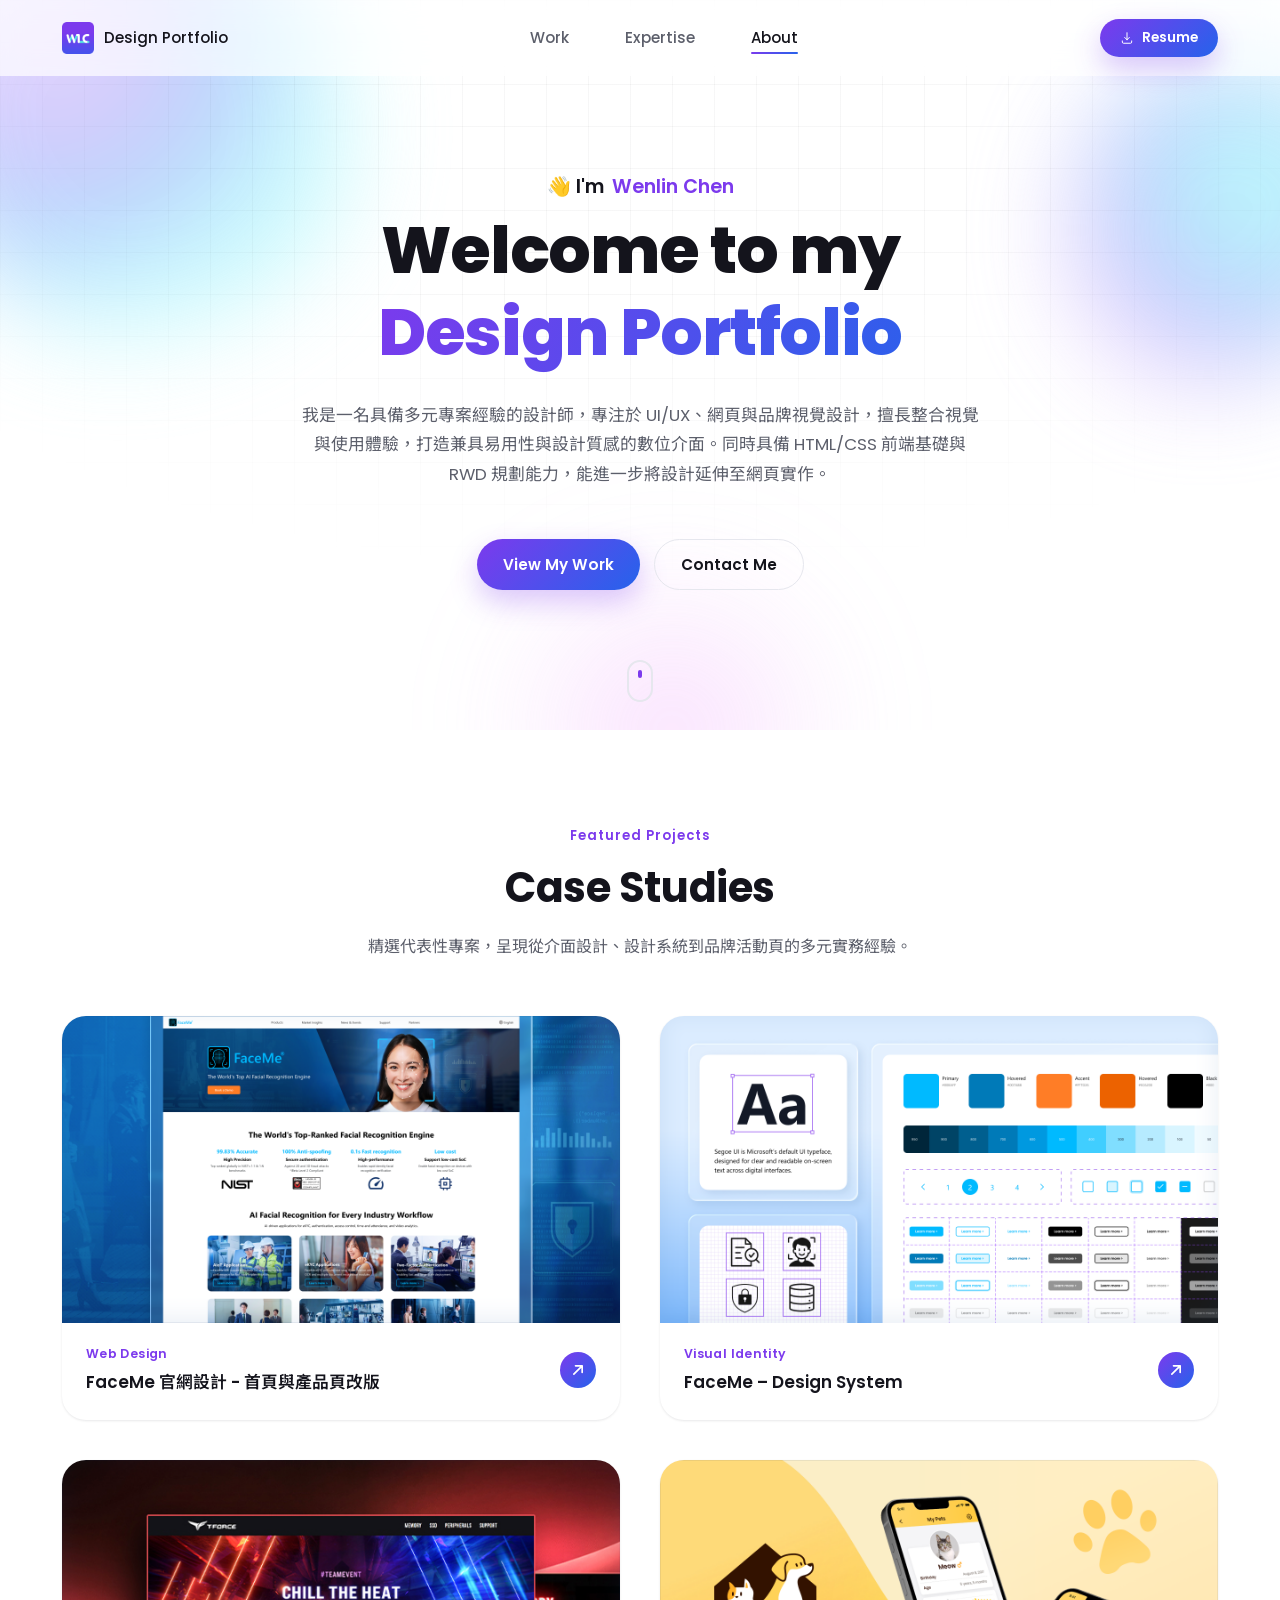
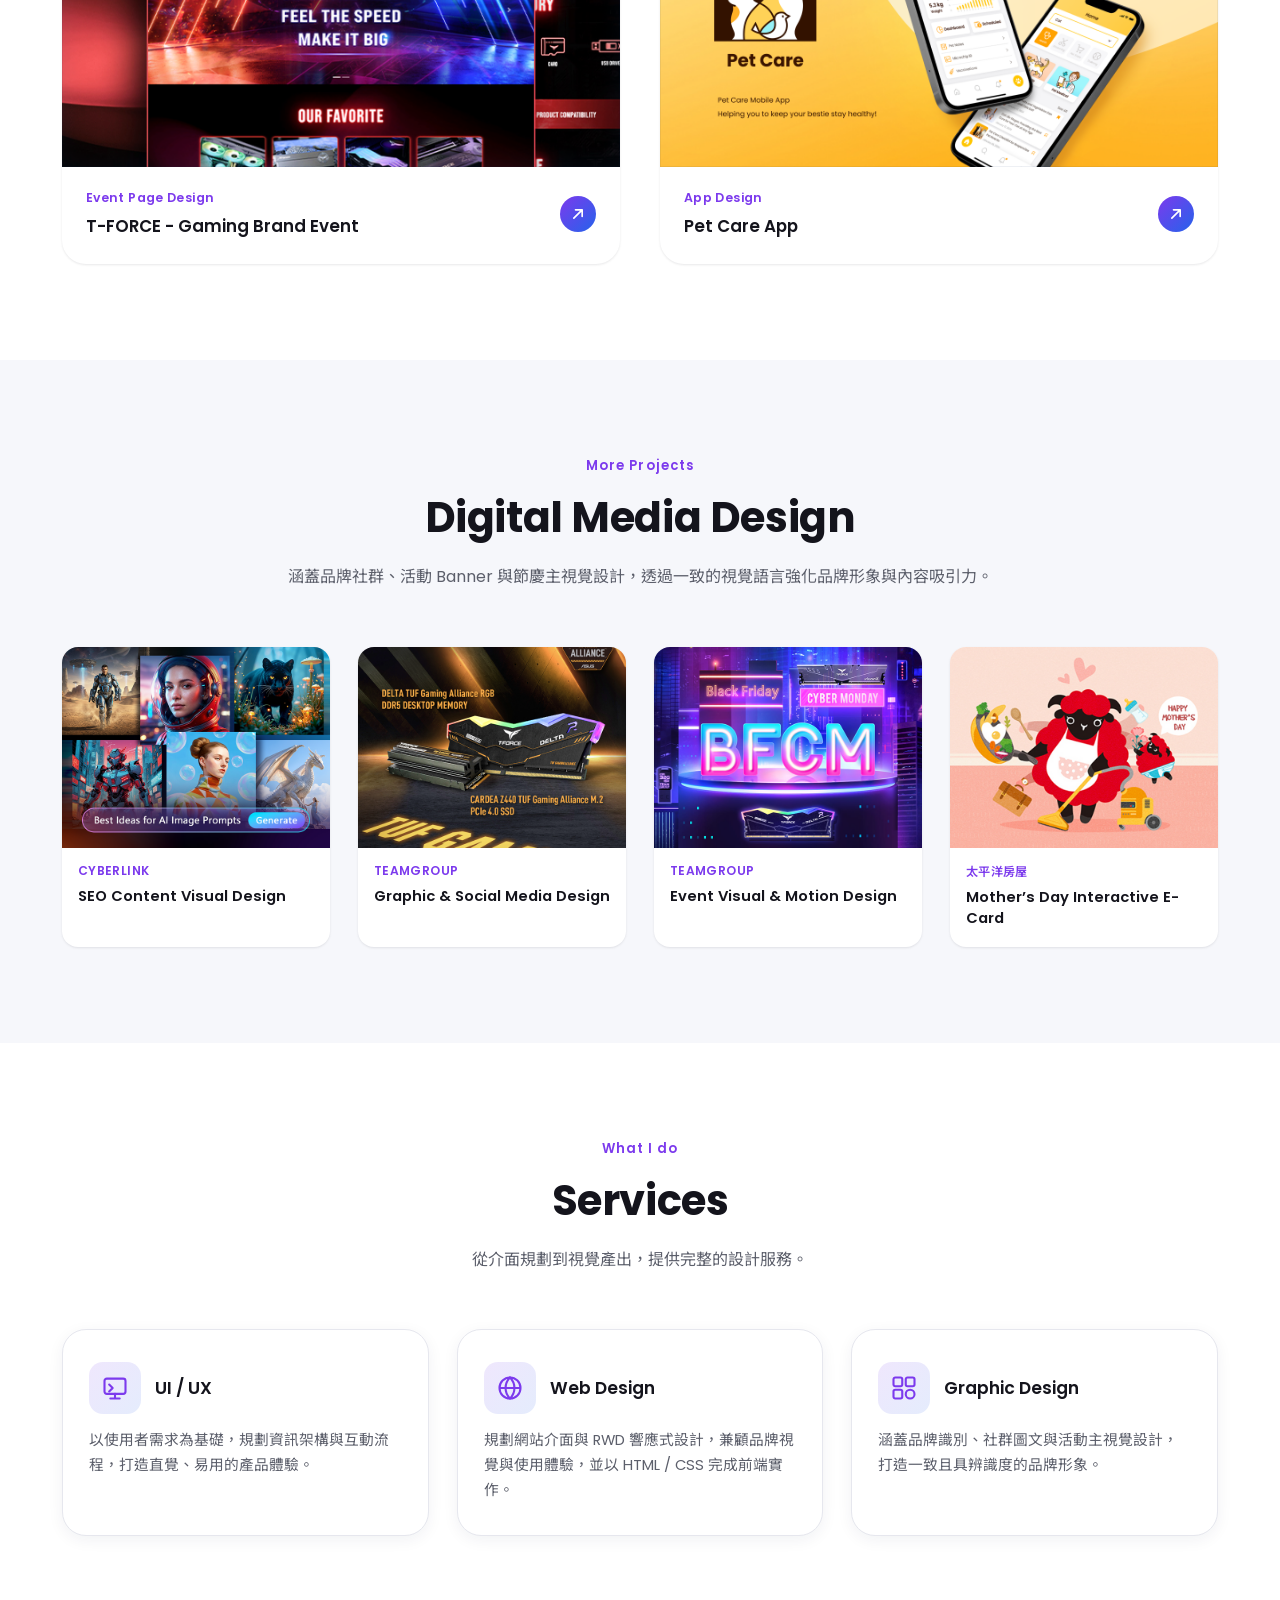
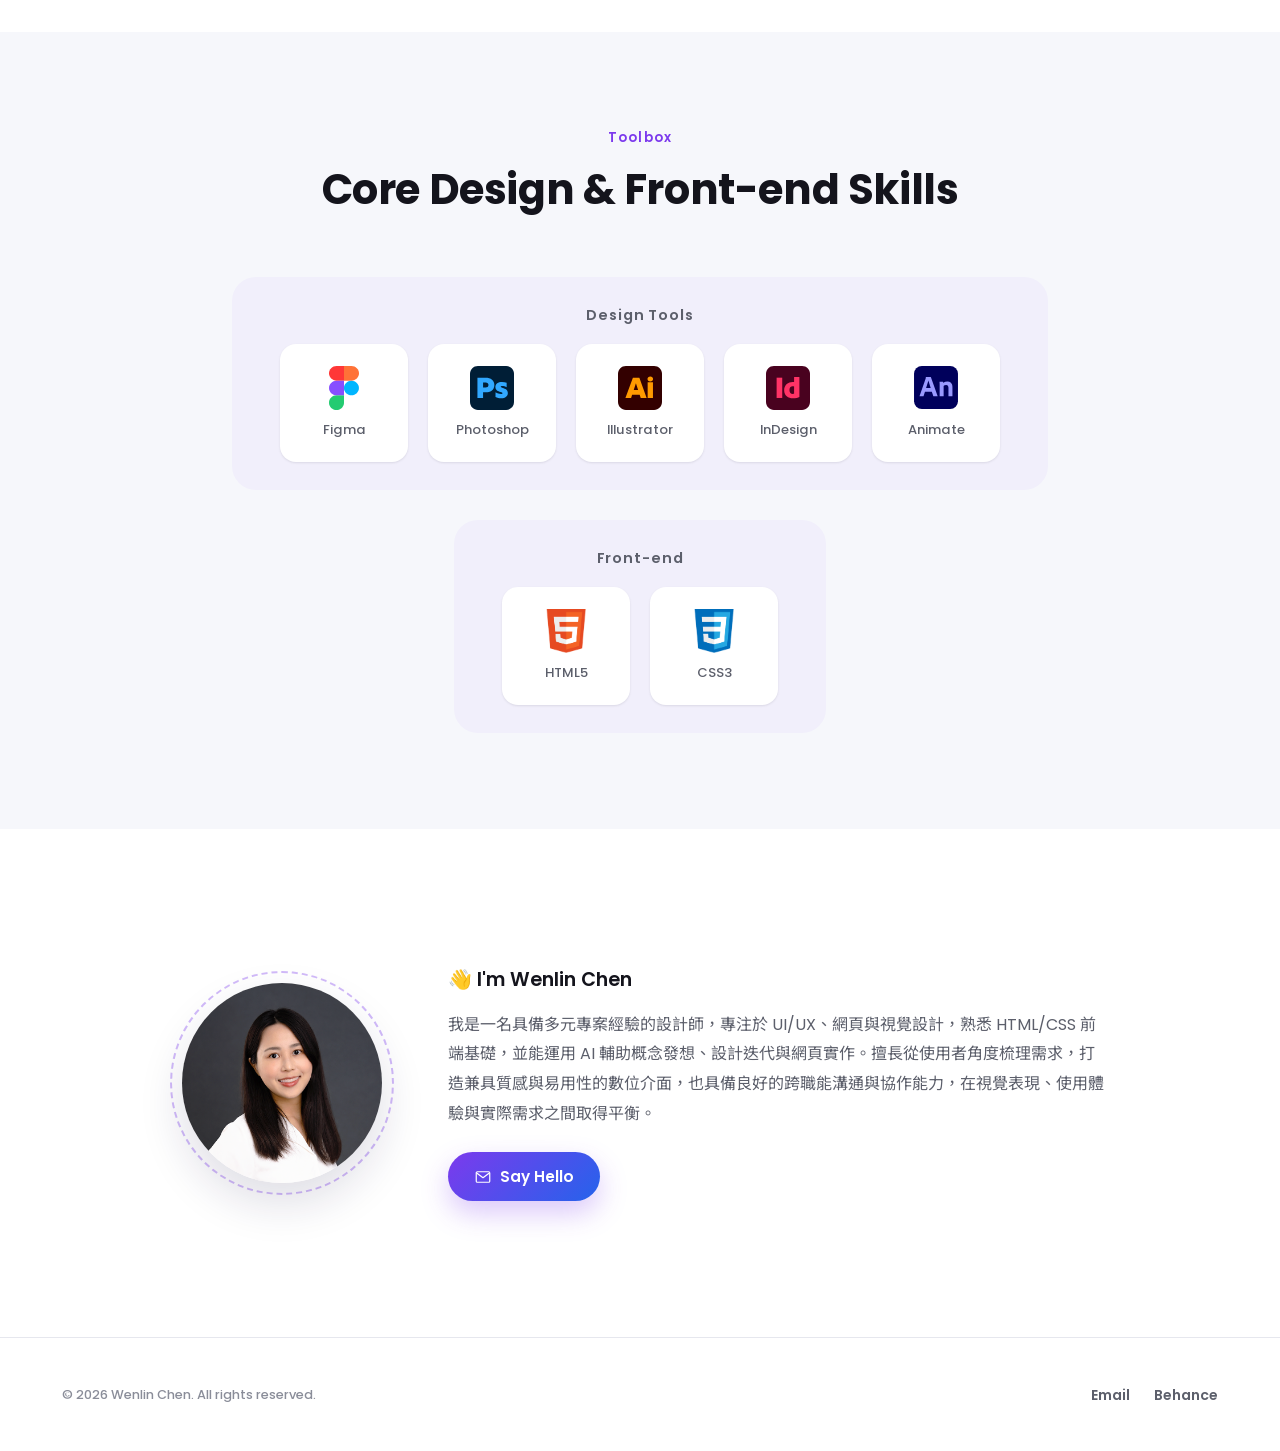
<file: index.html>
<!DOCTYPE html>
<html lang="zh-Hant">
<head>
  <meta charset="UTF-8" />
  <meta name="viewport" content="width=device-width, initial-scale=1.0" />
  <title>Wenlin Chen | Design Portfolio</title>
  <meta name="description" content="Wenlin Chen 的設計作品集 — UI/UX、網頁設計、App 設計與平面設計作品。" />

  <link rel="icon" type="image/png" href="images/favicon.png" />
  <meta property="og:title" content="Wenlin Chen | Design Portfolio" />
  <meta property="og:description" content="UI/UX、網頁設計、App 設計與平面設計作品集" />
  <meta property="og:image" content="images/placeholder-blue.png" />

  <link rel="preconnect" href="https://fonts.googleapis.com" />
  <link rel="preconnect" href="https://fonts.gstatic.com" crossorigin />
  <link href="https://fonts.googleapis.com/css2?family=Poppins:wght@400;500;600;700;800&family=Noto+Sans+TC:wght@400;500;700&display=swap" rel="stylesheet" />

  <link rel="stylesheet" href="css/style.css" />
</head>
<body>

  <!-- Skip link for accessibility -->
  <a class="skip-link" href="#main">跳到主要內容</a>

  <!-- ============ Scroll progress bar ============ -->
  <!-- <div class="scroll-progress" id="scrollProgress" aria-hidden="true"></div> -->

  <!-- ============ Header / Nav ============ -->
  <header class="site-header" id="siteHeader">
    <div class="container header-inner">
      <a href="#top" class="logo" aria-label="回到首頁">
        <img class="logo-mark" src="images/wlc.png" alt="WLC">
        <span class="logo-text">Design Portfolio</span>
      </a>

      <nav class="main-nav" id="mainNav" aria-label="主選單">
        <ul>
          <li><a href="#work" class="nav-link">Work</a></li>
          <li><a href="#expertise" class="nav-link">Expertise</a></li>
          <li><a href="#about" class="nav-link">About</a></li>
        </ul>
      </nav>

      <div class="header-actions">
        <a href="Resume/Wenlin%20Chen_Resume.pdf" class="btn btn-primary btn-sm" download="Wenlin Chen_Resume.pdf" target="_blank" rel="noopener"><svg viewBox="0 0 24 24" fill="none" aria-hidden="true"><path d="M12 3v12m0 0-4-4m4 4 4-4" stroke="currentColor" stroke-width="1.7" stroke-linecap="round" stroke-linejoin="round"/><path d="M4 17v2a2 2 0 0 0 2 2h12a2 2 0 0 0 2-2v-2" stroke="currentColor" stroke-width="1.7" stroke-linecap="round" stroke-linejoin="round"/></svg>Resume</a>
        <button class="nav-toggle" id="navToggle" aria-label="開啟選單" aria-expanded="false" aria-controls="mainNav">
          <span></span><span></span><span></span>
        </button>
      </div>
    </div>
  </header>

  <main id="main">

    <!-- ============ Hero ============ -->
    <section class="hero" id="top">
      <div class="hero-decor" aria-hidden="true">
        <span class="blob blob-a"></span>
        <span class="blob blob-b"></span>
        <span class="blob blob-c"></span>
        <span class="grid-overlay"></span>
      </div>

      <div class="container hero-inner">
        <p class="eyebrow reveal" data-reveal>👋 I'm <span class="accent">Wenlin Chen</span></p>
        <h1 class="hero-title reveal" data-reveal data-reveal-delay="1">
          Welcome to my<br />
          <span class="hero-title-gradient">Design Portfolio</span>
        </h1>
        <p class="hero-sub reveal" data-reveal data-reveal-delay="2">
          我是一名具備多元專案經驗的設計師，專注於 UI/UX、網頁與品牌視覺設計，擅長整合視覺與使用體驗，打造兼具易用性與設計質感的數位介面。同時具備 HTML/CSS 前端基礎與 RWD 規劃能力，能進一步將設計延伸至網頁實作。
        </p>
        <div class="hero-cta reveal" data-reveal data-reveal-delay="3">
          <a href="#work" class="btn btn-primary">View My Work</a>
          <a href="#about" class="btn btn-outline">Contact Me</a>
        </div>

        <!-- <dl class="hero-stats reveal" data-reveal data-reveal-delay="4">
          <div class="stat">
            <dt>Years of experience</dt>
            <dd><span class="count-up" data-count-to="5">0</span>+</dd>
          </div>
          <div class="stat">
            <dt>Projects delivered</dt>
            <dd><span class="count-up" data-count-to="40">0</span>+</dd>
          </div>
          <div class="stat">
            <dt>Happy clients</dt>
            <dd><span class="count-up" data-count-to="18">0</span>+</dd>
          </div>
        </dl> -->
      </div>

      <a href="#work" class="scroll-cue" aria-label="向下捲動">
        <span></span>
      </a>
    </section>

    <!-- ============ Selected Work ============ -->
    <section class="section" id="work">
      <div class="container">
        <div class="section-head reveal" data-reveal>
          <p class="section-kicker">Featured Projects</p>
          <h2 class="section-title">Case Studies</h2>
          <p class="section-desc">精選代表性專案，呈現從介面設計、設計系統到品牌活動頁的多元實務經驗。</p>
        </div>

        <div class="work-grid">

          <article class="work-card reveal" data-reveal>
            <a class="work-card-link" href="facemewebsite/index.html" aria-label="查看 FaceMe 官網設計案例">
              <div class="work-card-media">
                <img src="images/projects/faceme-web.png" alt="FaceMe 官網設計首頁與產品頁預覽" loading="lazy" width="1200" height="900" />
              </div>
              <div class="work-card-body">
                <div class="work-card-text">
                  <p class="work-card-tag">Web Design</p>
                  <h3 class="work-card-title">FaceMe 官網設計 - 首頁與產品頁改版</h3>
                </div>
                <span class="work-card-arrow" aria-hidden="true">
                  <svg viewBox="0 0 24 24" fill="none"><path d="M7 17L17 7M17 7H9M17 7V15" stroke="currentColor" stroke-width="2" stroke-linecap="round" stroke-linejoin="round"/></svg>
                </span>
              </div>
            </a>
          </article>

          <article class="work-card reveal" data-reveal data-reveal-delay="1">
            <a class="work-card-link" href="DesignSystem/index.html" aria-label="查看 FaceMe 設計系統案例">
              <div class="work-card-media">
                <img src="images/projects/faceme-design-system.png" alt="FaceMe 設計系統元件與色彩規範預覽" loading="lazy" width="1200" height="900" />
              </div>
              <div class="work-card-body">
                <div class="work-card-text">
                  <p class="work-card-tag">Visual Identity</p>
                  <h3 class="work-card-title">FaceMe – Design System</h3>
                </div>
                <span class="work-card-arrow" aria-hidden="true">
                  <svg viewBox="0 0 24 24" fill="none"><path d="M7 17L17 7M17 7H9M17 7V15" stroke="currentColor" stroke-width="2" stroke-linecap="round" stroke-linejoin="round"/></svg>
                </span>
              </div>
            </a>
          </article>

          <article class="work-card reveal" data-reveal data-reveal-delay="2">
            <a class="work-card-link" href="tforcepage/index.html" aria-label="查看 T-FORCE 電競品牌活動案例">
              <div class="work-card-media">
                <img src="images/projects/tforce-event.png" alt="T-FORCE 電競品牌活動主視覺預覽" loading="lazy" width="1200" height="900" />
              </div>
              <div class="work-card-body">
                <div class="work-card-text">
                  <p class="work-card-tag">Event Page Design</p>
                  <h3 class="work-card-title">T-FORCE - Gaming Brand Event</h3>
                </div>
                <span class="work-card-arrow" aria-hidden="true">
                  <svg viewBox="0 0 24 24" fill="none"><path d="M7 17L17 7M17 7H9M17 7V15" stroke="currentColor" stroke-width="2" stroke-linecap="round" stroke-linejoin="round"/></svg>
                </span>
              </div>
            </a>
          </article>

          <article class="work-card reveal" data-reveal data-reveal-delay="3">
            <a class="work-card-link" href="petcareapp/index.html" aria-label="查看 Pet Care App 案例">
              <div class="work-card-media">
                <img src="images/projects/petcare-app.png" alt="Pet Care App 介面設計預覽" loading="lazy" width="1200" height="900" />
              </div>
              <div class="work-card-body">
                <div class="work-card-text">
                  <p class="work-card-tag">App Design</p>
                  <h3 class="work-card-title">Pet Care App</h3>
                </div>
                <span class="work-card-arrow" aria-hidden="true">
                  <svg viewBox="0 0 24 24" fill="none"><path d="M7 17L17 7M17 7H9M17 7V15" stroke="currentColor" stroke-width="2" stroke-linecap="round" stroke-linejoin="round"/></svg>
                </span>
              </div>
            </a>
          </article>

        </div>
      </div>
    </section>

    <!-- ============ Graphic & Social Media Design ============ -->
    <section class="section section-alt" id="graphic">
      <div class="container">
        <div class="section-head reveal" data-reveal>
          <p class="section-kicker">More Projects</p>
          <h2 class="section-title">Digital Media Design</h2>
          <p class="section-desc">涵蓋品牌社群、活動 Banner 與節慶主視覺設計，透過一致的視覺語言強化品牌形象與內容吸引力。</p>
        </div>

        <div class="social-grid">
          <a class="project-card reveal" data-reveal href="page_01/index.html" aria-label="查看 AI Image Generation Prompts 案例">
            <div class="project-thumb">
              <img src="images/dm01.png" alt="AI 影像生成提示詞社群貼文設計" loading="lazy" width="900" height="900" />
            </div>
            <div class="project-info">
              <span class="project-tag">CyberLink</span>
              <h3>SEO Content Visual Design</h3>
            </div>
          </a>
          <a class="project-card reveal" data-reveal data-reveal-delay="1" href="page_02/index.html" aria-label="查看 Streaming Content Key Visual 案例">
            <div class="project-thumb">
              <img src="images/dm02.png" alt="影音串流內容主視覺設計" loading="lazy" width="900" height="900" />
            </div>
            <div class="project-info">
              <span class="project-tag">TEAMGROUP</span>
              <h3>Graphic & Social Media Design</h3>
            </div>
          </a>
          <a class="project-card reveal" data-reveal data-reveal-delay="2" href="page_03/index.html" aria-label="查看 Black Friday Cyber Monday Campaign 案例">
            <div class="project-thumb">
              <img src="images/dm03.png" alt="黑色星期五網路星期一促銷活動視覺" loading="lazy" width="900" height="900" />
            </div>
            <div class="project-info">
              <span class="project-tag">TEAMGROUP</span>
              <h3>Event Visual & Motion Design</h3>
            </div>
          </a>




          <a class="project-card reveal" data-reveal data-reveal-delay="3" href="page_04/index.html" aria-label="查看 Back to School Sale Banner 案例">
            <div class="project-thumb">
              <img src="images/dm04.png" alt="開學季促銷活動 banner 設計" loading="lazy" width="900" height="900" />
            </div>
            <div class="project-info">
              <span class="project-tag">太平洋房屋</span>
              <h3>Mother’s Day Interactive E-Card</h3>
            </div>
          </a>
        </div>
      </div>
    </section>

    <!-- ============ Services / Expertise ============ -->
    <section class="section" id="expertise">
      <div class="container">
        <div class="section-head reveal" data-reveal>
          <p class="section-kicker">What I do</p>
          <h2 class="section-title">Services</h2>
          <p class="section-desc">從介面規劃到視覺產出，提供完整的設計服務。</p>
        </div>

        <div class="services-grid">
          <div class="service-card reveal" data-reveal>
            <div class="service-card-head">
              <span class="service-icon" aria-hidden="true">
                <svg viewBox="0 0 24 24" fill="none"><rect x="3" y="4" width="18" height="13" rx="2" stroke="currentColor" stroke-width="1.8"/><path d="M8 21h8M12 17v4" stroke="currentColor" stroke-width="1.8" stroke-linecap="round"/><path d="M7 9l3 3-3 3" stroke="currentColor" stroke-width="1.8" stroke-linecap="round" stroke-linejoin="round"/></svg>
              </span>
              <h3>UI / UX</h3>
            </div>
            <p>以使用者需求為基礎，規劃資訊架構與互動流程，打造直覺、易用的產品體驗。</p>
          </div>

          <div class="service-card reveal" data-reveal data-reveal-delay="1">
            <div class="service-card-head">
              <span class="service-icon" aria-hidden="true">
                <svg viewBox="0 0 24 24" fill="none"><circle cx="12" cy="12" r="9" stroke="currentColor" stroke-width="1.8"/><path d="M3 12h18M12 3c2.5 2.5 3.8 5.7 3.8 9s-1.3 6.5-3.8 9c-2.5-2.5-3.8-5.7-3.8-9S9.5 5.5 12 3Z" stroke="currentColor" stroke-width="1.8"/></svg>
              </span>
              <h3>Web Design</h3>
            </div>
            <p>規劃網站介面與 RWD 響應式設計，兼顧品牌視覺與使用體驗，並以 HTML / CSS 完成前端實作。</p>
          </div>

          <!-- <div class="service-card reveal" data-reveal data-reveal-delay="2">
            <div class="service-card-head">
              <span class="service-icon" aria-hidden="true">
                <svg viewBox="0 0 24 24" fill="none"><rect x="6" y="2.5" width="12" height="19" rx="2.5" stroke="currentColor" stroke-width="1.8"/><path d="M10.5 18.5h3" stroke="currentColor" stroke-width="1.8" stroke-linecap="round"/></svg>
              </span>
              <h3>App Design</h3>
            </div>
            <p>從線框稿到高保真原型，設計符合平台規範且好操作的行動應用介面。</p>
          </div> -->

          <div class="service-card reveal" data-reveal data-reveal-delay="3">
            <div class="service-card-head">
              <span class="service-icon" aria-hidden="true">
                <svg viewBox="0 0 24 24" fill="none"><rect x="3" y="3" width="7.5" height="7.5" rx="1.5" stroke="currentColor" stroke-width="1.8"/><rect x="13.5" y="3" width="7.5" height="7.5" rx="1.5" stroke="currentColor" stroke-width="1.8"/><rect x="3" y="13.5" width="7.5" height="7.5" rx="1.5" stroke="currentColor" stroke-width="1.8"/><circle cx="17.25" cy="17.25" r="3.75" stroke="currentColor" stroke-width="1.8"/></svg>
              </span>
              <h3>Graphic Design</h3>
            </div>
            <p>涵蓋品牌識別、社群圖文與活動主視覺設計，打造一致且具辨識度的品牌形象。</p>
          </div>
        </div>
      </div>
    </section>

    <!-- ============ Core Design Skills ============ -->
    <section class="section section-alt">
      <div class="container">
        <div class="section-head reveal" data-reveal>
          <p class="section-kicker">Toolbox</p>
          <h2 class="section-title">Core Design & Front-end Skills</h2>
        </div>

        <div class="skills-groups">
          <div class="skills-group">
            <h3 class="skills-group-title">Design Tools</h3>
            <ul class="skills-row reveal" data-reveal>
              <li class="skill-chip">
                <span class="skill-icon" aria-hidden="true">
                  <img src="images/figma.svg" alt="Figma">
                </span>
                <span class="skill-name">Figma</span>
              </li>
              <li class="skill-chip">
                <span class="skill-icon" aria-hidden="true">
                  <img src="images/photoshop-40.svg" alt="Photoshop">
                </span>
                <span class="skill-name">Photoshop</span>
              </li>
              <li class="skill-chip">
                <span class="skill-icon" aria-hidden="true">
                  <img src="images/illustrator-40.svg" alt="Illustrator">
                </span>
                <span class="skill-name">Illustrator</span>
              </li>
              <li class="skill-chip">
                <span class="skill-icon" aria-hidden="true">
                  <img src="images/indesign.svg" alt="InDesign">
                </span>
                <span class="skill-name">InDesign</span>
              </li>
              <li class="skill-chip">
                <span class="skill-icon" aria-hidden="true">
                  <img src="images/animate.svg" alt="Animate">
                </span>
                <span class="skill-name">Animate</span>
              </li>
            </ul>
          </div>

          <div class="skills-group">
            <h3 class="skills-group-title">Front-end</h3>
            <ul class="skills-row reveal" data-reveal data-reveal-delay="1">
              <li class="skill-chip">
                <span class="skill-icon" aria-hidden="true">
                  <img src="images/s06.png" alt="HTML5">
                </span>
                <span class="skill-name">HTML5</span>
              </li>
              <li class="skill-chip">
                <span class="skill-icon" aria-hidden="true">
                  <img src="images/s07.png" alt="CSS3">
                </span>
                <span class="skill-name">CSS3</span>
              </li>
            </ul>
          </div>
        </div>
      </div>
    </section>

    <!-- ============ About ============ -->
    <section class="section about" id="about">
      <div class="container about-inner">
        <div class="about-media reveal" data-reveal>
          <img src="images/avatar.png" alt="Wenlin Chen 大頭照" loading="lazy" width="480" height="480" />
          <span class="about-media-ring" aria-hidden="true"></span>
        </div>

        <div class="about-content reveal" data-reveal data-reveal-delay="1">
                    <!-- <h2 class="about-name">About me</h2> -->
          <p class="eyebrow">👋  I'm Wenlin Chen</p>

                    <!-- <ul class="about-tags">
            <li>UI/UX</li>
            <li>Web Design</li>
       
            <li>Graphic Design</li>

          </ul> -->
          <p class="about-bio">我是一名具備多元專案經驗的設計師，專注於 UI/UX、網頁與視覺設計，熟悉 HTML/CSS 前端基礎，並能運用 AI 輔助概念發想、設計迭代與網頁實作。擅長從使用者角度梳理需求，打造兼具質感與易用性的數位介面，也具備良好的跨職能溝通與協作能力，在視覺表現、使用體驗與實際需求之間取得平衡。</p>



          <div class="about-actions">
            <a href="mailto:cwen0122@gmail.com" class="btn btn-primary">
              <svg viewBox="0 0 24 24" fill="none" aria-hidden="true"><path d="M3 6.5A1.5 1.5 0 0 1 4.5 5h15A1.5 1.5 0 0 1 21 6.5v11A1.5 1.5 0 0 1 19.5 19h-15A1.5 1.5 0 0 1 3 17.5v-11Z" stroke="currentColor" stroke-width="1.6"/><path d="m4 7 8 6 8-6" stroke="currentColor" stroke-width="1.6" stroke-linecap="round" stroke-linejoin="round"/></svg>
              Say Hello
            </a>
            <!-- <a href="#" class="btn btn-outline">Download CV</a> -->
          </div>
        </div>
      </div>
    </section>

  </main>

  <!-- ============ Footer ============ -->
  <footer class="site-footer">
    <div class="container footer-inner">
      <a  class="logo logo-footer">
        <p class="footer-copy">&copy; <span id="year">2026</span> Wenlin Chen. All rights reserved.</p>
      </a>

      <ul class="footer-social">
        <li><a href="mailto:cwen0122@gmail.com" aria-label="Email">Email</a></li>
        <li><a href="https://www.behance.net/cwen0122600d" aria-label="Behance" target="_blank" rel="noopener">Behance</a></li>

      </ul>

      
    </div>
  </footer>

  <button class="back-to-top" id="backToTop" aria-label="回到頂部">
    <svg viewBox="0 0 24 24" fill="none"><path d="M12 19V5M5 12l7-7 7 7" stroke="currentColor" stroke-width="2" stroke-linecap="round" stroke-linejoin="round"/></svg>
  </button>

  <script src="js/main.js"></script>
</body>
</html>
</file>
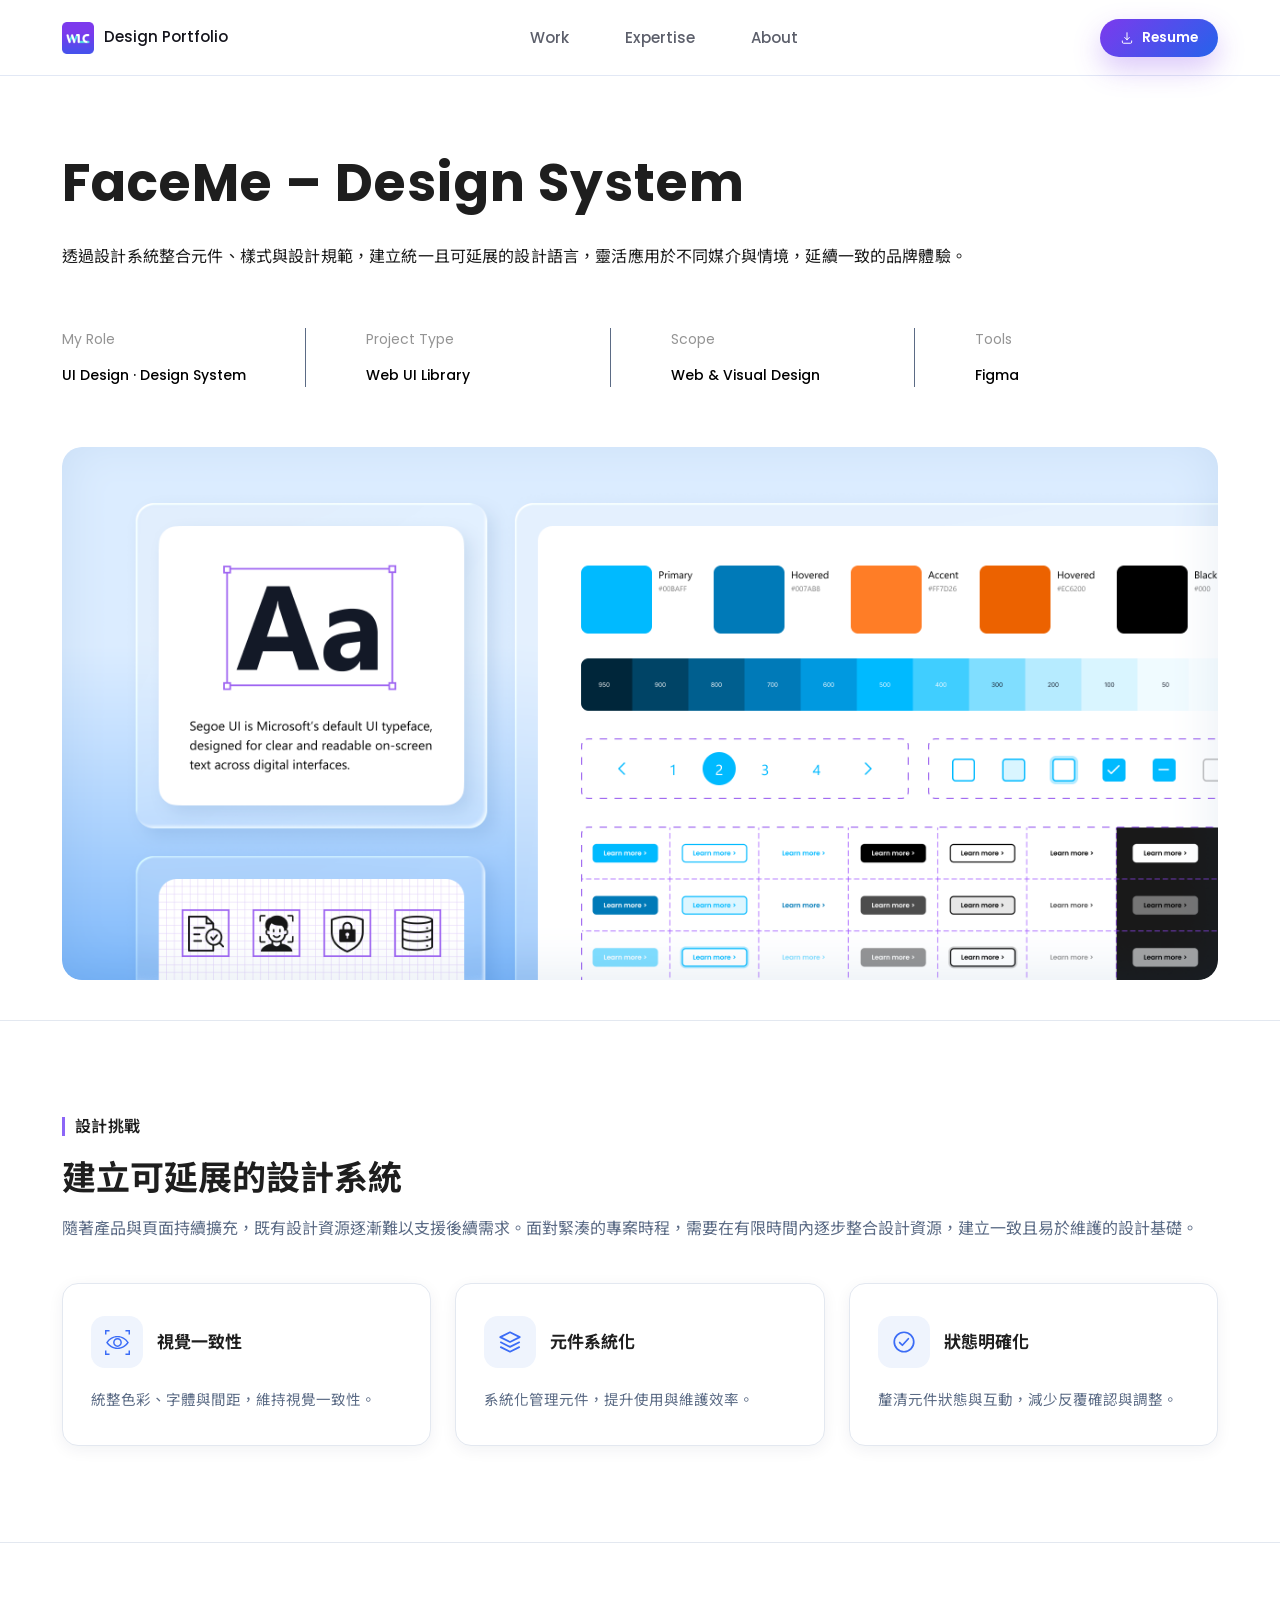
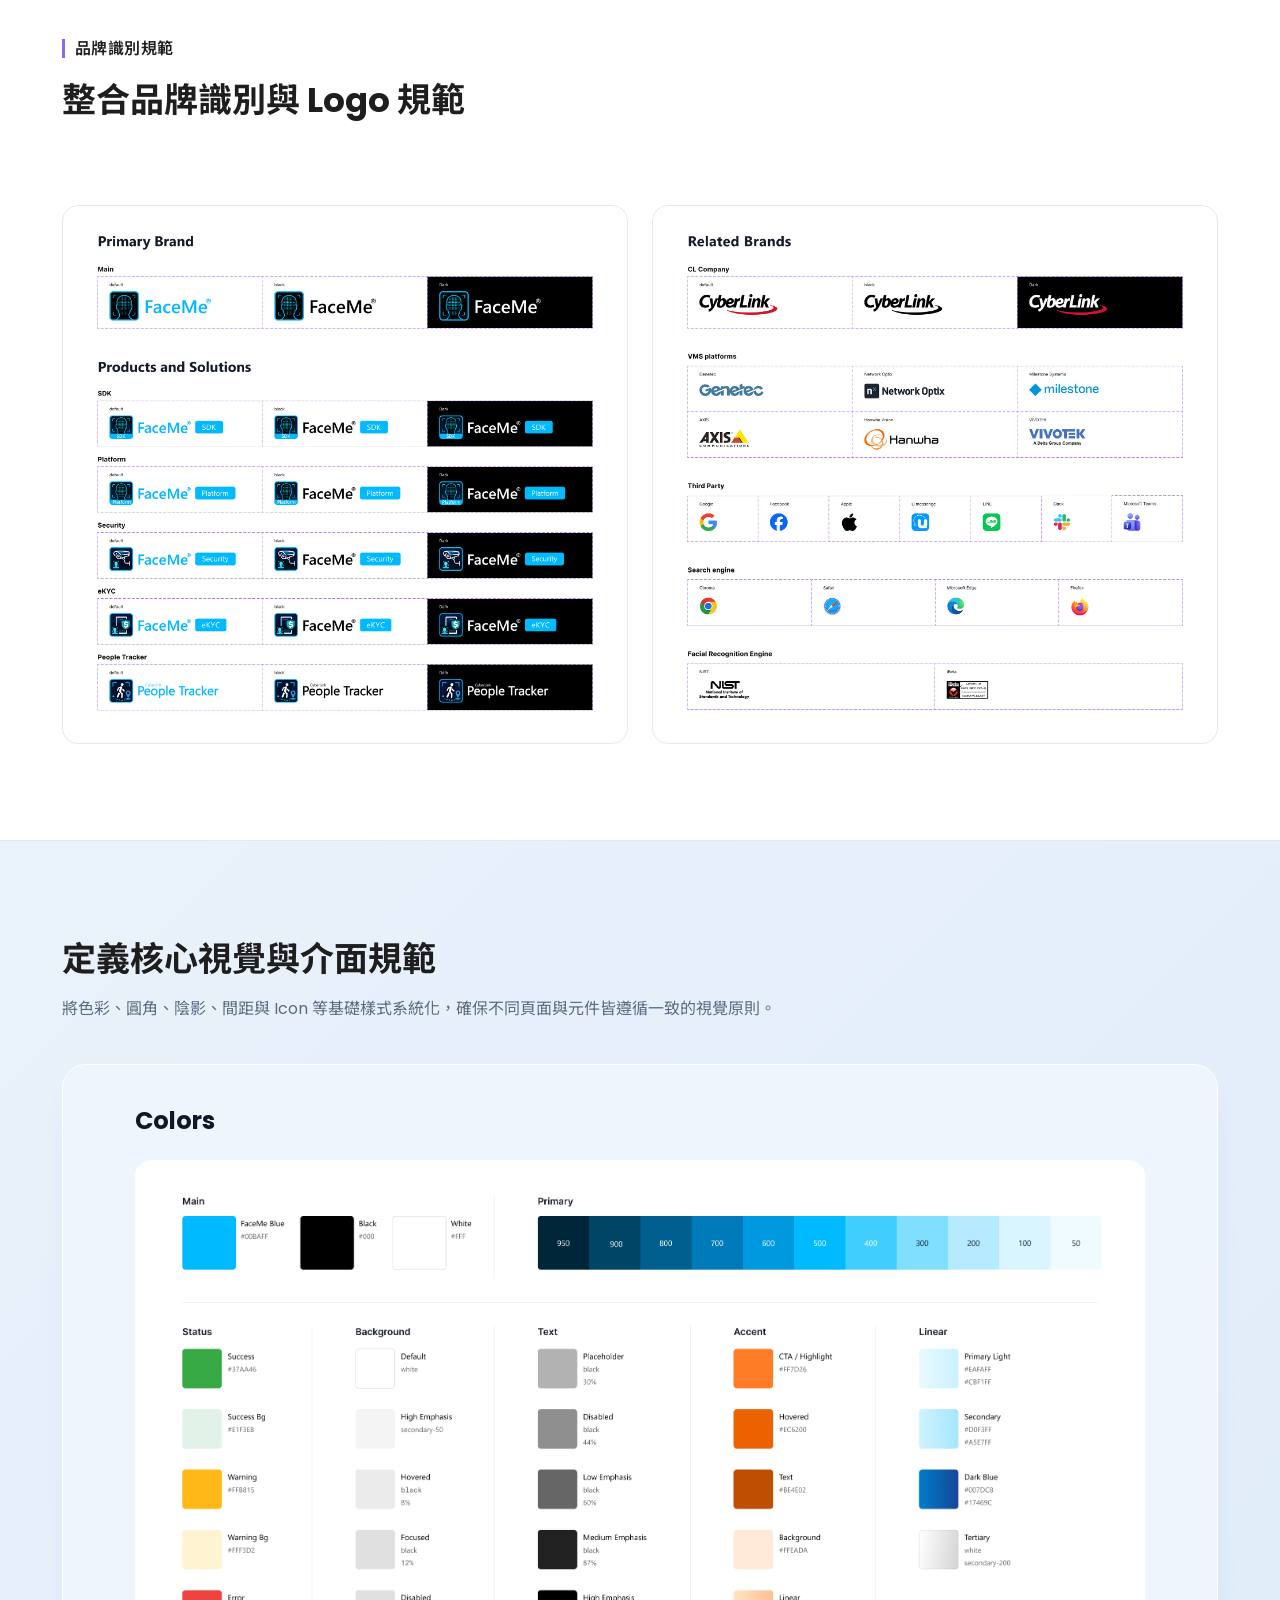
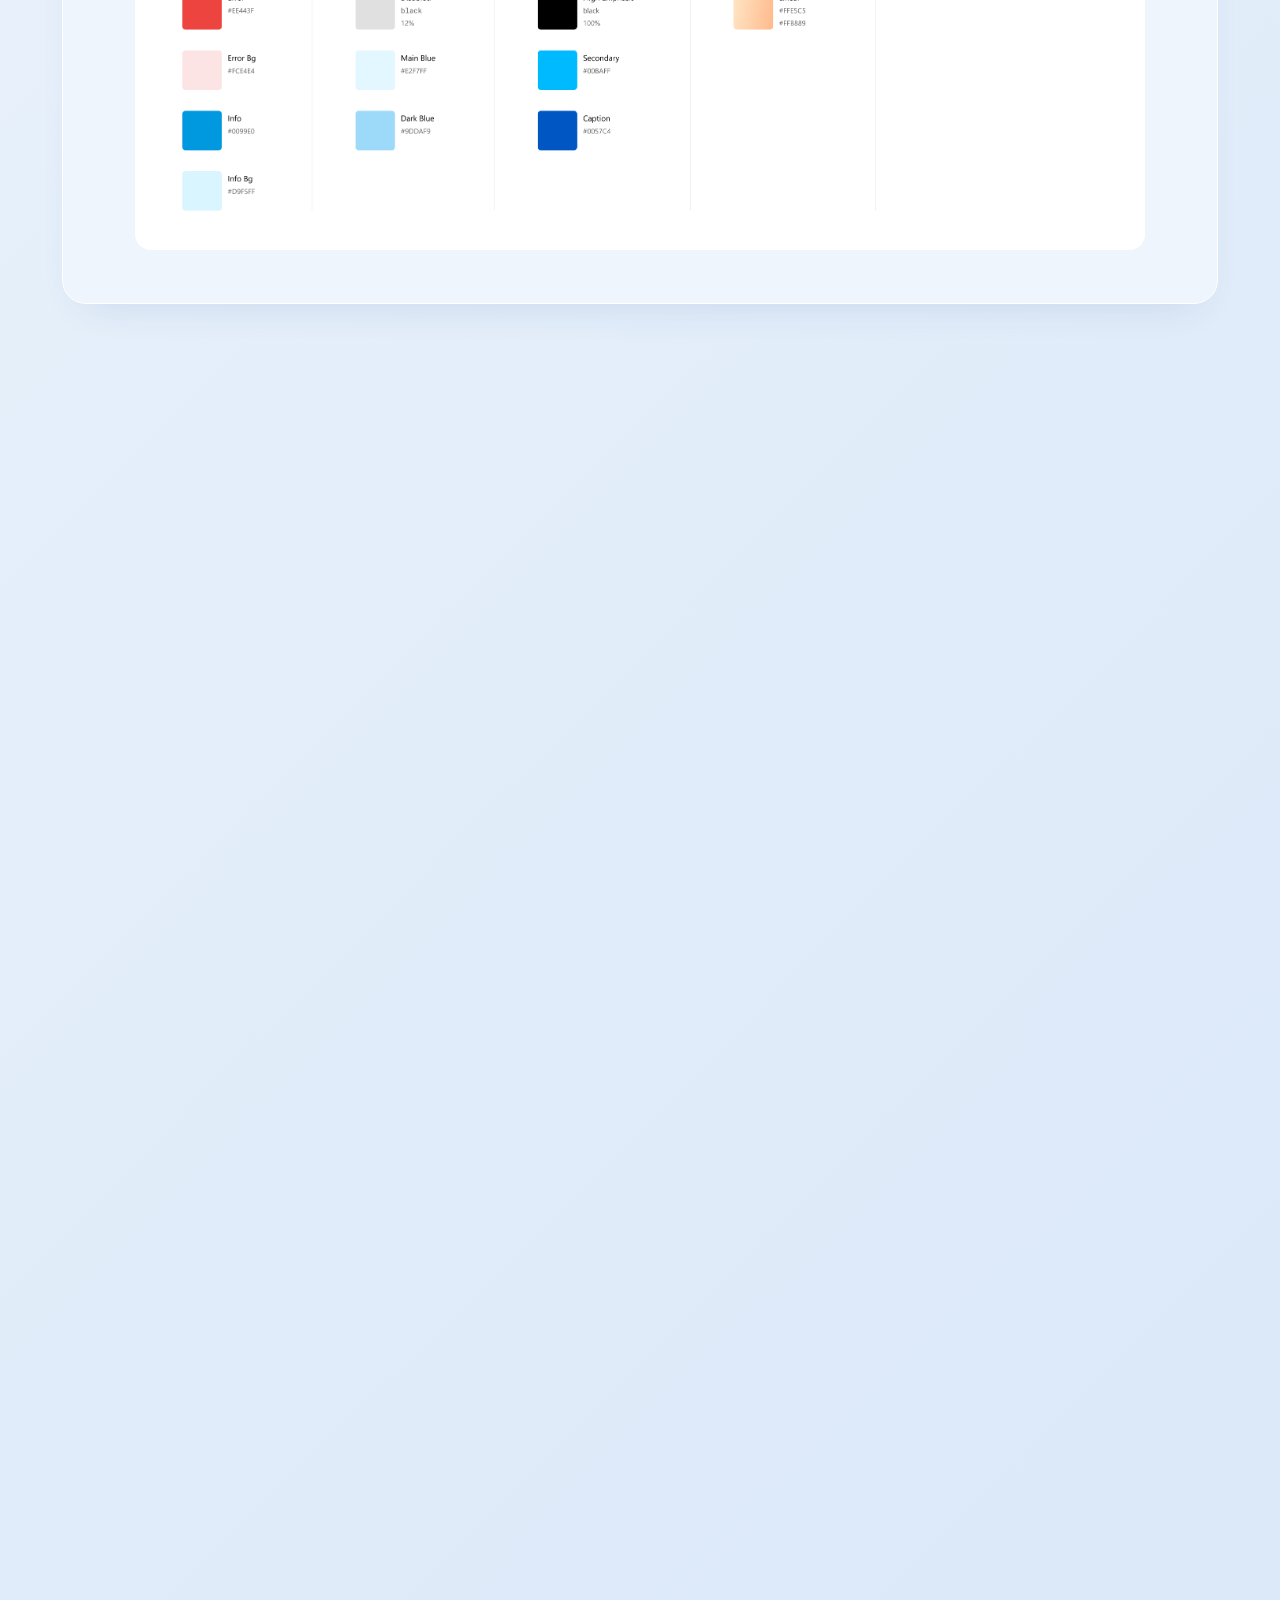
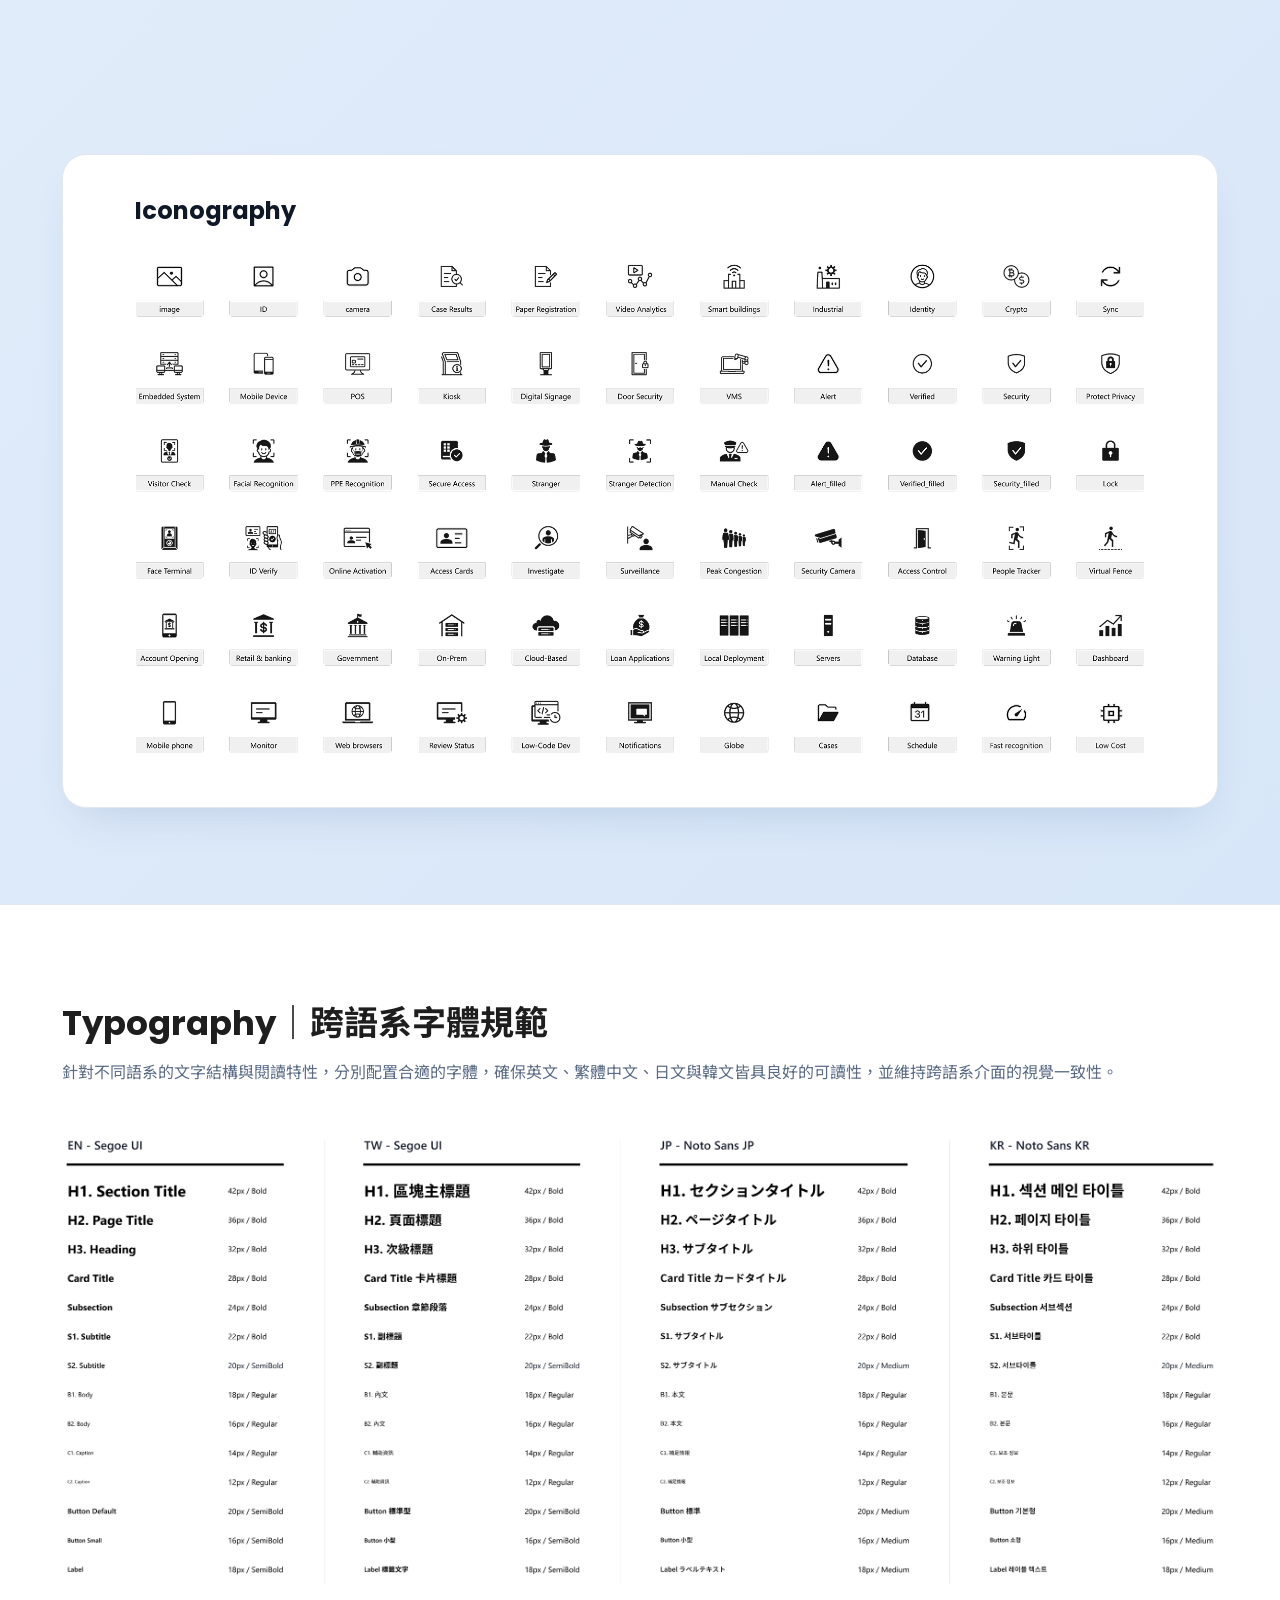
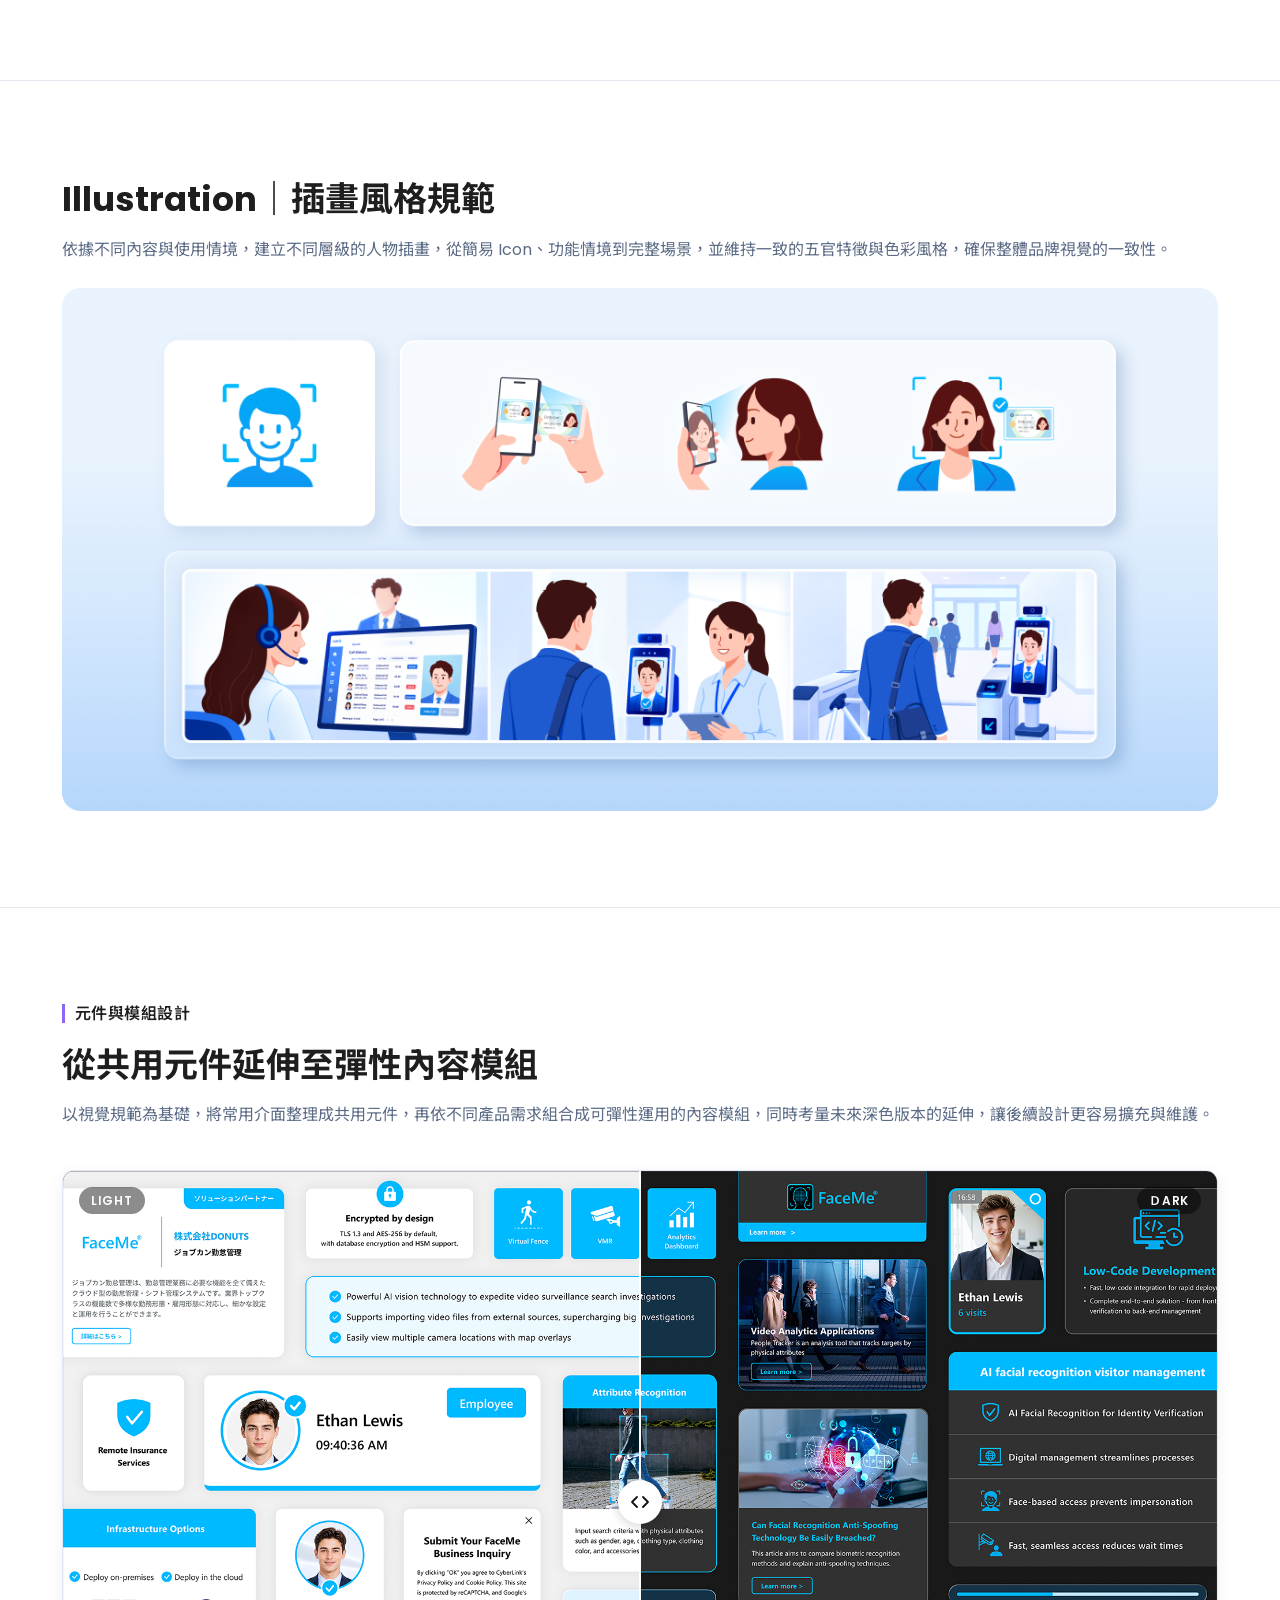
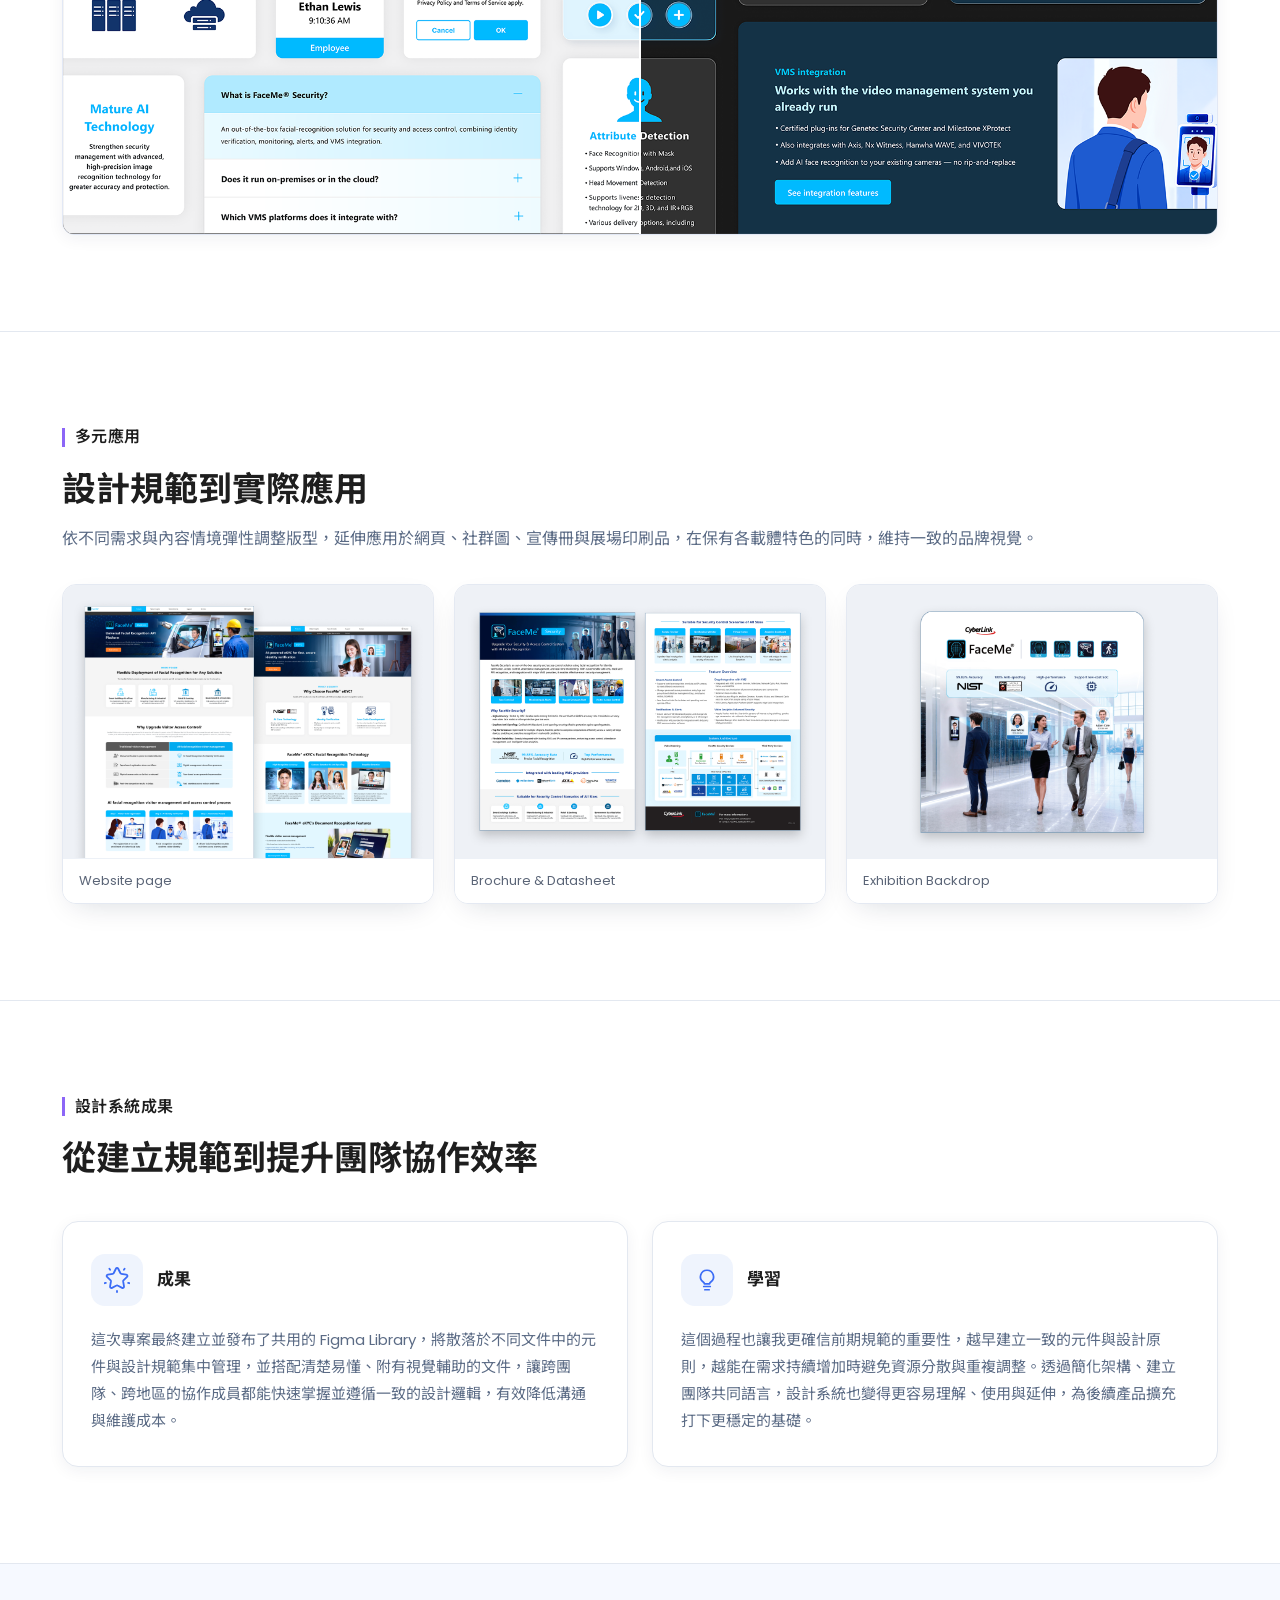
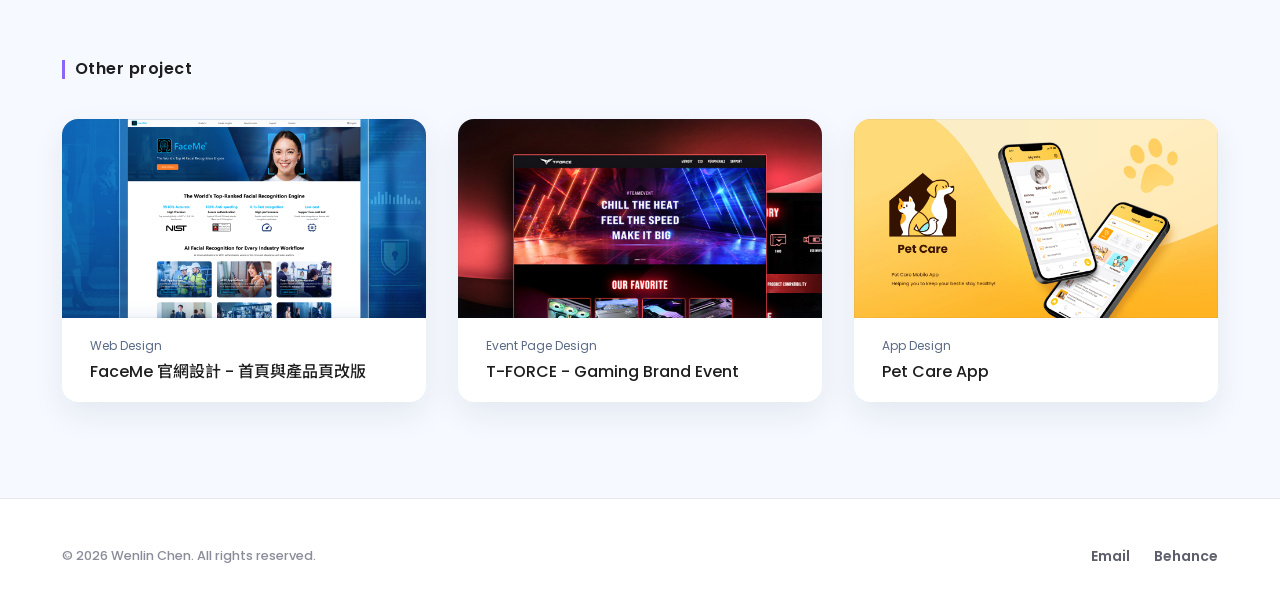
<file: DesignSystem/index.html>
<!DOCTYPE html>
<html lang="zh-Hant">
<head>
<meta charset="UTF-8">
<meta name="viewport" content="width=device-width, initial-scale=1.0">
<title>Wenlin Chen | FaceMe – Design System</title>
<meta name="description" content="FaceMe Design System 案例：整合元件、樣式與設計規範，建立統一且可延展的設計語言。依 Figma 設計稿製作。">
<link rel="preconnect" href="https://fonts.googleapis.com">
<link rel="preconnect" href="https://fonts.gstatic.com" crossorigin>
<link href="https://fonts.googleapis.com/css2?family=Poppins:wght@400;500;600;700;800&family=Noto+Sans+TC:wght@400;500;600;700;800&display=swap" rel="stylesheet">
<link rel="stylesheet" href="css/style.css">
  <link rel="icon" type="image/png" href="images/favicon.png" />
</head>
<body>

<div class="scroll-progress" id="scrollProgress"></div>

<header class="site-header" id="siteHeader">
  <div class="container header-inner">
    <a href="../index.html#top" class="logo" aria-label="回到首頁">
      <img class="logo-mark" src="images/wlc.png" alt="WLC">
      <span class="logo-text">Design Portfolio</span>
    </a>
    <nav class="main-nav" id="mainNav" aria-label="主選單">
      <ul>
        <li><a href="../index.html#work" class="nav-link">Work</a></li>
        <li><a href="../index.html#expertise" class="nav-link">Expertise</a></li>
        <li><a href="../index.html#about" class="nav-link">About</a></li>
      </ul>
    </nav>
    <div class="header-actions">
      <a href="../Resume/Wenlin%20Chen_Resume.pdf" class="btn btn-primary btn-sm" download="Wenlin Chen_Resume.pdf" target="_blank" rel="noopener"><svg viewBox="0 0 24 24" fill="none" aria-hidden="true"><path d="M12 3v12m0 0-4-4m4 4 4-4" stroke="currentColor" stroke-width="1.7" stroke-linecap="round" stroke-linejoin="round"/><path d="M4 17v2a2 2 0 0 0 2 2h12a2 2 0 0 0 2-2v-2" stroke="currentColor" stroke-width="1.7" stroke-linecap="round" stroke-linejoin="round"/></svg>Resume</a>
      <button class="nav-toggle" id="navToggle" aria-label="開啟選單" aria-expanded="false">
        <span></span><span></span><span></span>
      </button>
    </div>
  </div>
</header>

<main id="top">

  <!-- ============ Hero ============ -->
  <section class="hero">
    <div class="container">
      <h1 class="hero-title reveal">FaceMe – Design System</h1>
      <p class="hero-desc reveal reveal-delay-1">透過設計系統整合元件、樣式與設計規範，建立統一且可延展的設計語言，靈活應用於不同媒介與情境，延續一致的品牌體驗。</p>

      <div class="meta-row reveal reveal-delay-2">
        <div class="meta-item">
          <div class="meta-label">My Role</div>
          <div class="meta-value">UI Design ·  Design System</div>
        </div>
        <div class="meta-item">
          <div class="meta-label">Project Type</div>
          <div class="meta-value">Web UI Library</div>
        </div>
        <div class="meta-item">
          <div class="meta-label">Scope</div>
          <div class="meta-value">Web & Visual Design</div>
        </div>
        <div class="meta-item">
          <div class="meta-label">Tools</div>
          <div class="meta-value">Figma</div>
        </div>
      </div>

      <figure class="hero-visual reveal reveal-delay-3">
        <div class="media-placeholder" style="aspect-ratio:1256/580;">
          <img src="images/hero-banner.png" alt="Hero Banner（暫時圖片）" loading="lazy">
        </div>
      </figure>
    </div>
  </section>

  <!-- ============ 設計挑戰 ============ -->
  <section class="section" id="challenge">
    <div class="container">
      <div class="fig-tag reveal is-visible"><span>設計挑戰</span></div>
      <h2 class="section-title reveal" data-delay="1">建立可延展的設計系統</h2>
      <p class="section-desc reveal" data-delay="2">隨著產品與頁面持續擴充，既有設計資源逐漸難以支援後續需求。面對緊湊的專案時程，需要在有限時間內逐步整合設計資源，建立一致且易於維護的設計基礎。</p>

      <div class="card-grid">
        <div class="card reveal" data-delay="1">
          <div class="card-head">
            <div class="icon-badge">
              <svg viewBox="0 0 512 512" fill="none" style="width:25px;height:25px;"><path d="M0 0H93V30H30V92H0V0Z" fill="currentColor"/><path d="M419 0H512V92H482V30H419V0Z" fill="currentColor"/><path d="M0 420H30V482H93V512H0V420Z" fill="currentColor"/><path d="M482 420H512V512H419V482H482V420Z" fill="currentColor"/><path d="M23 256C75 174 158 121 256 121C354 121 437 174 489 256C437 338 354 391 256 391C158 391 75 338 23 256ZM59 256C104 319 173 361 256 361C339 361 408 319 453 256C408 193 339 151 256 151C173 151 104 193 59 256Z" fill="currentColor" fill-rule="evenodd" clip-rule="evenodd"/><path d="M256 166C306 166 346 206 346 256C346 306 306 346 256 346C206 346 166 306 166 256C166 206 206 166 256 166ZM256 196C223 196 196 223 196 256C196 289 223 316 256 316C289 316 316 289 316 256C316 223 289 196 256 196Z" fill="currentColor" fill-rule="evenodd" clip-rule="evenodd"/></svg>
            </div>
            <h3>視覺一致性</h3>
          </div>
          <p>統整色彩、字體與間距，維持視覺一致性。</p>
        </div>
        <div class="card reveal" data-delay="2">
          <div class="card-head">
            <div class="icon-badge">
              <svg viewBox="0 0 24 24" fill="none"><path d="m12 3 9 4.5-9 4.5-9-4.5L12 3Z" stroke="currentColor" stroke-width="1.6" stroke-linejoin="round"/><path d="m3 12 9 4.5 9-4.5" stroke="currentColor" stroke-width="1.6" stroke-linejoin="round"/><path d="m3 16.5 9 4.5 9-4.5" stroke="currentColor" stroke-width="1.6" stroke-linejoin="round"/></svg>
            </div>
            <h3>元件系統化</h3>
          </div>
          <p>系統化管理元件，提升使用與維護效率。</p>
        </div>
        <div class="card reveal" data-delay="3">
          <div class="card-head">
            <div class="icon-badge">
              <svg viewBox="0 0 24 24" fill="none"><circle cx="12" cy="12" r="9" stroke="currentColor" stroke-width="1.6"></circle><path d="m8 12.5 2.5 2.5L16 9" stroke="currentColor" stroke-width="1.6" stroke-linecap="round" stroke-linejoin="round"></path></svg>
            </div>
            
            <h3>狀態明確化</h3>
          </div>
          <p>釐清元件狀態與互動，減少反覆確認與調整。</p>
        </div>
      </div>
    </div>
  </section>

  <!-- ============ 品牌識別規範 ============ -->
  <section class="section" id="brand">
    <div class="container">
      <div class="fig-tag reveal is-visible"><span>品牌識別規範</span></div>
      <h2 class="section-title reveal" data-delay="1">整合品牌識別與 Logo 規範</h2>
      <p class="section-desc reveal" data-delay="2">統整主品牌、產品及相關公司 Logo，集中管理以方便後續取用，並定義不同背景下的使用方式，確保品牌識別在各介面情境中的一致性與辨識度。</p>

      <div class="logo-showcase">
        <div class="media-placeholder reveal" data-delay="1">
          <img src="images/logo-primary.png" alt="LOGO · 主要品牌標誌（暫時圖片）" loading="lazy">
        </div>
        <div class="media-placeholder reveal" data-delay="2">
          <img src="images/logo-extended.png" alt="LOGO · 延伸應用情境（暫時圖片）" loading="lazy">
        </div>
      </div>
    </div>
  </section>


  <!-- ============ UI Library 對照（直接沿用 UI Library 資料夾原始內容/架構/細節）====== -->
  <section class="section" id="ui-library">
    <div class="container">
      <h2 class="section-title reveal" data-delay="1">定義核心視覺與介面規範</h2>
      <p class="section-desc reveal" data-delay="2">將色彩、圓角、陰影、間距與 Icon 等基礎樣式系統化，確保不同頁面與元件皆遵循一致的視覺原則。</p>

      <div class="ui-library">

                <!-- 00 — Border Radius -->
        <section class="card card--blue card--shadow" data-animate>
          <h2 class="card__title">Colors</h2>

          <div class="placeholder placeholder--radius">
            <img src="images/ui-library-Colors.png" alt="Border Radius preview">
          </div>
          <div class="clear fm-space"></div>
        </section>



        <!-- 01 — Border Radius -->
        <section class="card card--white card--radius" data-animate>
          <h2 class="card__title">Border Radius</h2>
          <p class="card__desc">Common used values are set up in the <strong>Variables</strong> feature in Figma.</p>
          <hr class="card__divider">
          <div class="placeholder placeholder--radius">
            <img src="images/ui-library-placeholder.png" alt="Border Radius preview">
          </div>
        </section>

        <!-- 02 — Box Shadow -->
        <section class="card card--blue card--shadow" data-animate>
          <h2 class="card__title">Box Shadow</h2>
          <div class="placeholder placeholder--shadow">
            <img src="images/ui-library-Box Shadow.png" alt="Box Shadow preview">
          </div>
        </section>

        <!-- 03 — Button -->
        <section class="card card--white card--button" data-animate>
          <h2 class="card__title">Button</h2>
          <div class="placeholder placeholder--button">
            <img src="images/ui-library-Button.png" alt="Button preview">
          </div>
        </section>

        <!-- 04 — Spacing -->
        <section class="card card--blue card--spacing" data-animate>
          <h2 class="card__title">Spacing</h2>
          <div class="placeholder placeholder--spacing">
            <img src="images/ui-library-Spacing.png" alt="Spacing preview">
          </div>
        </section>

                <!-- 05 — Iconography -->
        <section class="card card--white card--button" data-animate>
          <h2 class="card__title">Iconography</h2>
          <div class="placeholder placeholder--button">
            <img src="images/ui-library-Iconography.png" alt="Button preview">
          </div>
                    <div class="clear fm-space"></div>
        </section>

      </div>
    </div>
  </section>

  <!-- ============ Typography｜跨語系字體規範 ============ -->
  <section class="section" id="typography">
    <div class="container">
      <h2 class="section-title reveal" data-delay="1">Typography｜跨語系字體規範</h2>
      <p class="section-desc reveal" data-delay="2">針對不同語系的文字結構與閱讀特性，分別配置合適的字體，確保英文、繁體中文、日文與韓文皆具良好的可讀性，並維持跨語系介面的視覺一致性。</p>
      <div class="research-item reveal" data-delay="3">
        
        <figure class="visual-showcase">
          <img src="images/Typography.png" alt="高保真視覺設計 Mockup - Desktop 與 Mobile">
        </figure>

      </div>

    </div>
  </section>

  <!-- ============ Illustration｜插畫風格規範 ============ -->
<section class="section">
      <div class="container">
        <h2 class="section-title reveal" data-delay="1">Illustration｜插畫風格規範</h2>
      <p class="section-desc reveal" data-delay="2">依據不同內容與使用情境，建立不同層級的人物插畫，從簡易 Icon、功能情境到完整場景，並維持一致的五官特徵與色彩風格，確保整體品牌視覺的一致性。</p>


        
      <div class="research-item reveal" data-delay="3">
        
        <figure class="visual-showcase">
          <img src="images/Illustration.png" alt="高保真視覺設計 Mockup - Desktop 與 Mobile">
        </figure>

      </div></div>
    </section>






  <!-- ============ 元件與模組設計 ============ -->
  <section class="section" id="components">
    <div class="container">
      <div class="fig-tag reveal is-visible"><span>元件與模組設計</span></div>
      <h2 class="section-title reveal" data-delay="1">從共用元件延伸至彈性內容模組</h2>
      <p class="section-desc reveal" data-delay="2">以視覺規範為基礎，將常用介面整理成共用元件，再依不同產品需求組合成可彈性運用的內容模組，同時考量未來深色版本的延伸，讓後續設計更容易擴充與維護。</p>

<div class="cs-slider-wrap reveal" data-delay="3">
        <div class="cs-slider" data-slider="">
          <div class="cs-slider__img cs-slider__img--after">
            <img src="images/dark.png" alt="After">
          </div>
          <div class="cs-slider__img cs-slider__img--before">
            <img src="images/light.png" alt="Before">
          </div>
          <div class="cs-slider__divider">
            <button class="cs-slider__handle" aria-label="Drag to compare">
              <svg width="20" height="20" viewBox="0 0 20 20" fill="none" xmlns="http://www.w3.org/2000/svg">
                <path d="M7 5L2 10L7 15" stroke="#111" stroke-width="1.8" stroke-linecap="round" stroke-linejoin="round"></path>
                <path d="M13 5L18 10L13 15" stroke="#111" stroke-width="1.8" stroke-linecap="round" stroke-linejoin="round"></path>
              </svg>
            </button>
          </div>
          <span class="cs-slider__label cs-slider__label--before">Light</span>
          <span class="cs-slider__label cs-slider__label--after">Ｄark</span>
        </div>
      </div>
    </div>
  </section>

  <!-- ============ 多元應用 ============ -->
  <section class="section" id="application">
    <div class="container">
      <div class="fig-tag reveal is-visible"><span>多元應用</span></div>
      <h2 class="section-title reveal" data-delay="1">設計規範到實際應用</h2>
      <p class="section-desc reveal" data-delay="2">依不同需求與內容情境彈性調整版型，延伸應用於網頁、社群圖、宣傳冊與展場印刷品，在保有各載體特色的同時，維持一致的品牌視覺。</p>
      <div class="competitor-grid">
        <figure class="competitor-card reveal">
          <img src="images/DesignSystem_01.png" alt="競品網站分析 - Glory face recognition">
          <figcaption class="cap">Website page</figcaption>
        </figure>
        <figure class="competitor-card reveal">
          <img src="images/DesignSystem_02.png" alt="競品網站分析 - FacelO">
          <figcaption class="cap">Brochure & Datasheet</figcaption>
        </figure>
        <figure class="competitor-card reveal">
          <img src="images/DesignSystem_03.png" alt="競品網站分析 - AuthMe">
          <figcaption class="cap">Exhibition Backdrop</figcaption>
        </figure>
      </div>

    </div>
  </section>

  <!-- ============ 設計系統成果與學習 ============ -->
  <section class="section" id="outcome">
    <div class="container">
      <div class="fig-tag reveal is-visible"><span>設計系統成果</span></div>
      <h2 class="section-title reveal" data-delay="1">從建立規範到提升團隊協作效率</h2>

      <div class="outcome-grid">
        <div class="card reveal" data-delay="1">
          <div class="card-head">
            <div class="icon-badge">
              <svg viewBox="0 0 512 512" fill="none"><path d="M256 18 C266 18 275 24 280 34 L324 123 C327 130 333 135 341 136 L439 150 C461 153 470 180 454 195 L383 264 C378 269 376 277 377 284 L394 381 C398 403 375 420 356 410 L268 364 C261 360 253 360 246 364 L158 410 C138 420 116 403 120 381 L137 284 C138 277 136 269 131 264 L60 195 C44 180 53 153 75 150 L173 136 C181 135 187 130 190 123 L234 34 C239 24 246 18 256 18 Z" stroke="currentColor" stroke-width="36" stroke-linejoin="round"/><path d="M106 34L120 53" stroke="currentColor" stroke-width="36" stroke-linecap="round"/><path d="M406 34L392 53" stroke="currentColor" stroke-width="36" stroke-linecap="round"/><path d="M14 319L36 312" stroke="currentColor" stroke-width="36" stroke-linecap="round"/><path d="M476 312L498 319" stroke="currentColor" stroke-width="36" stroke-linecap="round"/><path d="M256 471V494" stroke="currentColor" stroke-width="36" stroke-linecap="round"/></svg>
            </div>
            <h3>成果</h3>
          </div>
          <p>這次專案最終建立並發布了共用的 Figma Library，將散落於不同文件中的元件與設計規範集中管理，並搭配清楚易懂、附有視覺輔助的文件，讓跨團隊、跨地區的協作成員都能快速掌握並遵循一致的設計邏輯，有效降低溝通與維護成本。</p>
        </div>
        <div class="card reveal" data-delay="2">
          <div class="card-head">
            <div class="icon-badge">
              <svg viewBox="0 0 24 24" fill="none"><path d="M9 18h6M10 21h4M12 3a6 6 0 0 0-3.5 10.9c.6.44 1 .96 1.1 1.6h4.8c.1-.64.5-1.16 1.1-1.6A6 6 0 0 0 12 3Z" stroke="currentColor" stroke-width="1.6" stroke-linecap="round" stroke-linejoin="round"/></svg>
            </div>
            <h3>學習</h3>
          </div>
          <p>這個過程也讓我更確信前期規範的重要性，越早建立一致的元件與設計原則，越能在需求持續增加時避免資源分散與重複調整。透過簡化架構、建立團隊共同語言，設計系統也變得更容易理解、使用與延伸，為後續產品擴充打下更穩定的基礎。</p>
        </div>
      </div>
    </div>
  </section>

  <section class="section section-alt">
      <div class="container">
      <div class="fig-tag reveal is-visible"><span>Other project</span></div>
      
      <div class="other-projects-grid">
                        <a href="../facemewebsite/index.html" class="project-card reveal is-visible" data-delay="2">
          <div class="project-thumb"><img src="images/faceme-web.png" alt="AirCeiling Landing Page Design" loading="lazy"></div>
          <div class="project-info">
            <span class="project-tag">Web Design</span>
            <h3>FaceMe 官網設計 - 首頁與產品頁改版</h3>
          </div>
        </a>
        <a href="../tforcepage/index.html" class="project-card reveal is-visible" data-delay="2">
          <div class="project-thumb"><img src="images/tforce-event.png" alt="AirCeiling Landing Page Design" loading="lazy"></div>
          <div class="project-info">
            <span class="project-tag">Event Page Design</span>
            <h3>T-FORCE - Gaming Brand Event</h3>
          </div>
        </a>

                <a href="../petcareapp/index.html" class="project-card reveal is-visible" data-delay="2">
          <div class="project-thumb"><img src="images/petcare-app.png" alt="AirCeiling Landing Page Design" loading="lazy"></div>
          <div class="project-info">
            <span class="project-tag">App Design</span>
            <h3>Pet Care App</h3>
          </div>
        </a>
      </div>
    </div>
  </section>


</main>

<footer class="site-footer">
  <div class="container footer-inner">
    <a  class="logo logo-footer">
      <p class="footer-copy">&copy; <span id="year">2026</span> Wenlin Chen. All rights reserved.</p>
    </a>
    <ul class="footer-social">
      <li><a href="mailto:cwen0122@gmail.com" aria-label="Email">Email</a></li>
      <li><a href="https://www.behance.net/cwen0122600d" aria-label="Behance" target="_blank" rel="noopener">Behance</a></li>
    </ul>
  </div>
</footer>

<button class="back-to-top" id="backToTop" aria-label="回到頂部">
    <svg viewBox="0 0 24 24" fill="none"><path d="M12 19V5M5 12l7-7 7 7" stroke="currentColor" stroke-width="2" stroke-linecap="round" stroke-linejoin="round"></path></svg>
  </button>

<script src="js/main.js"></script>
<script src="js/ui-library.js"></script>
<script src="js/cs-slider.js"></script>
</body>
</html>
</file>
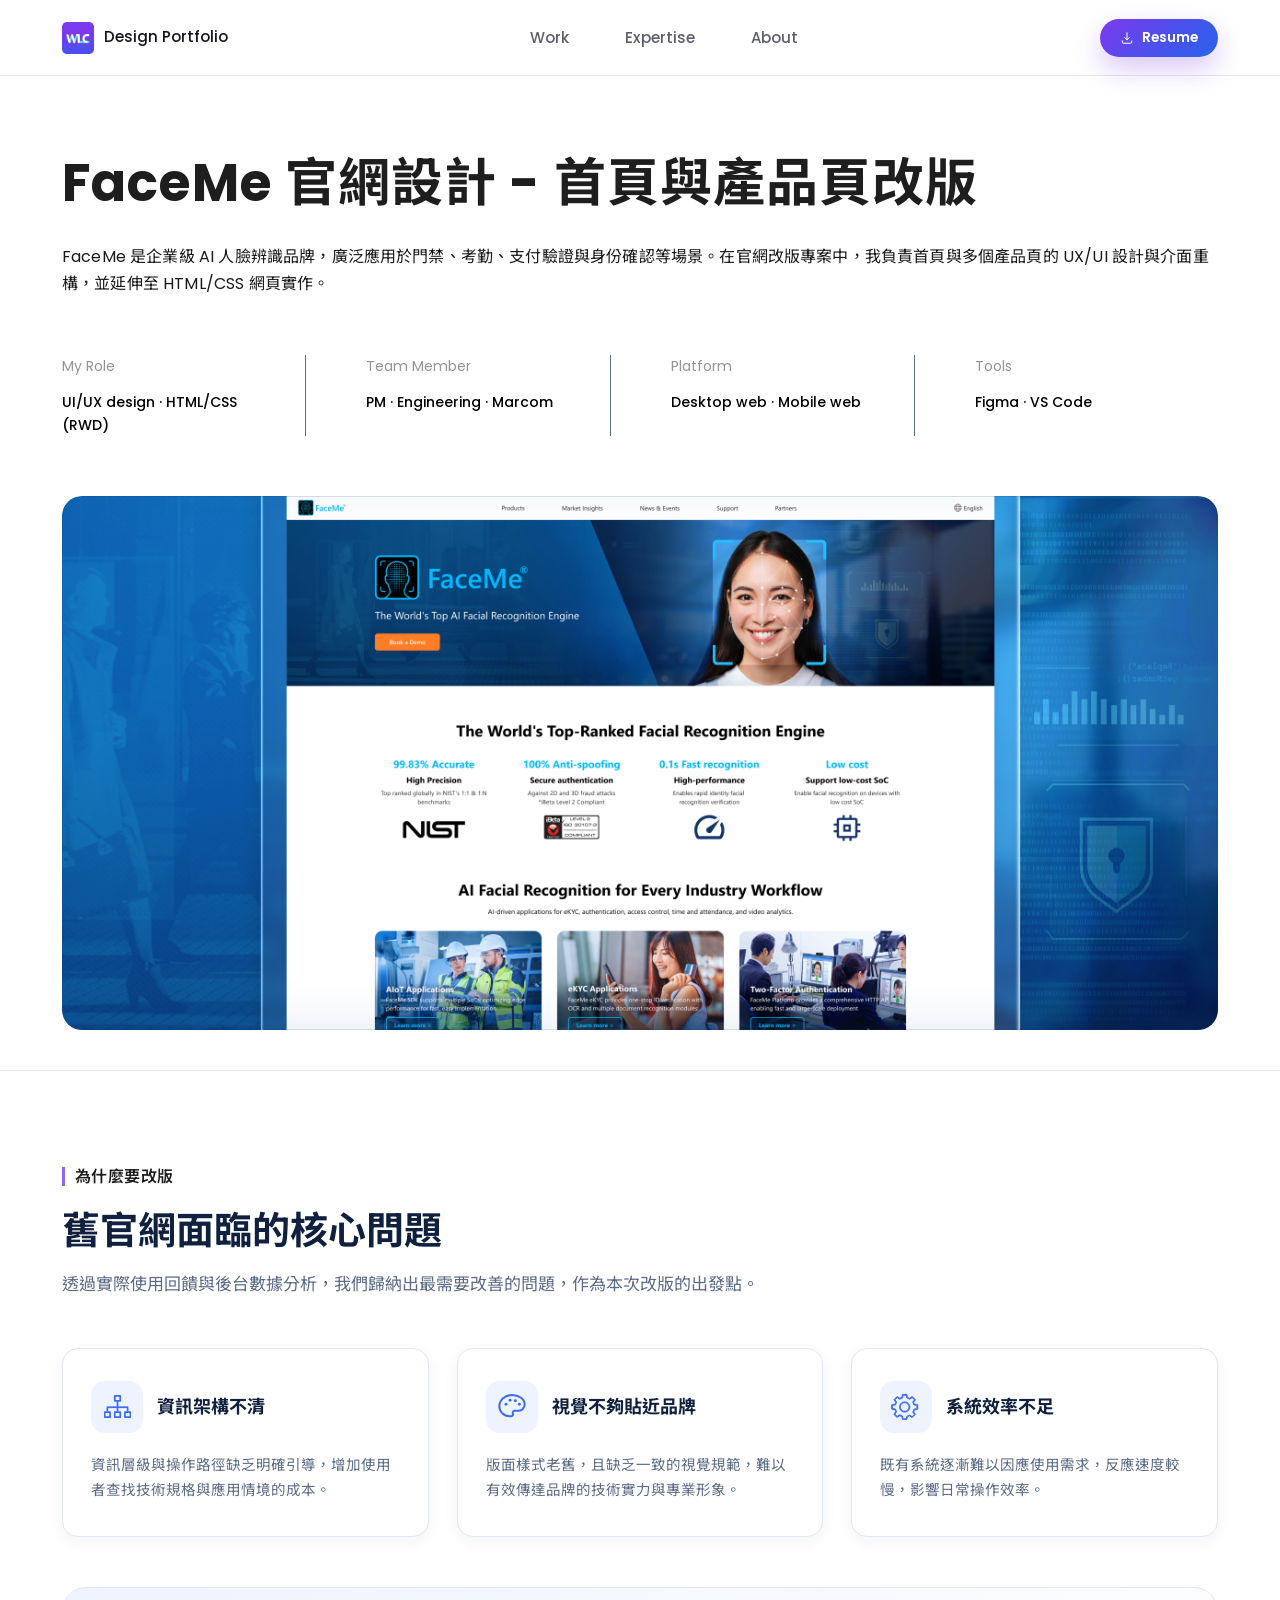
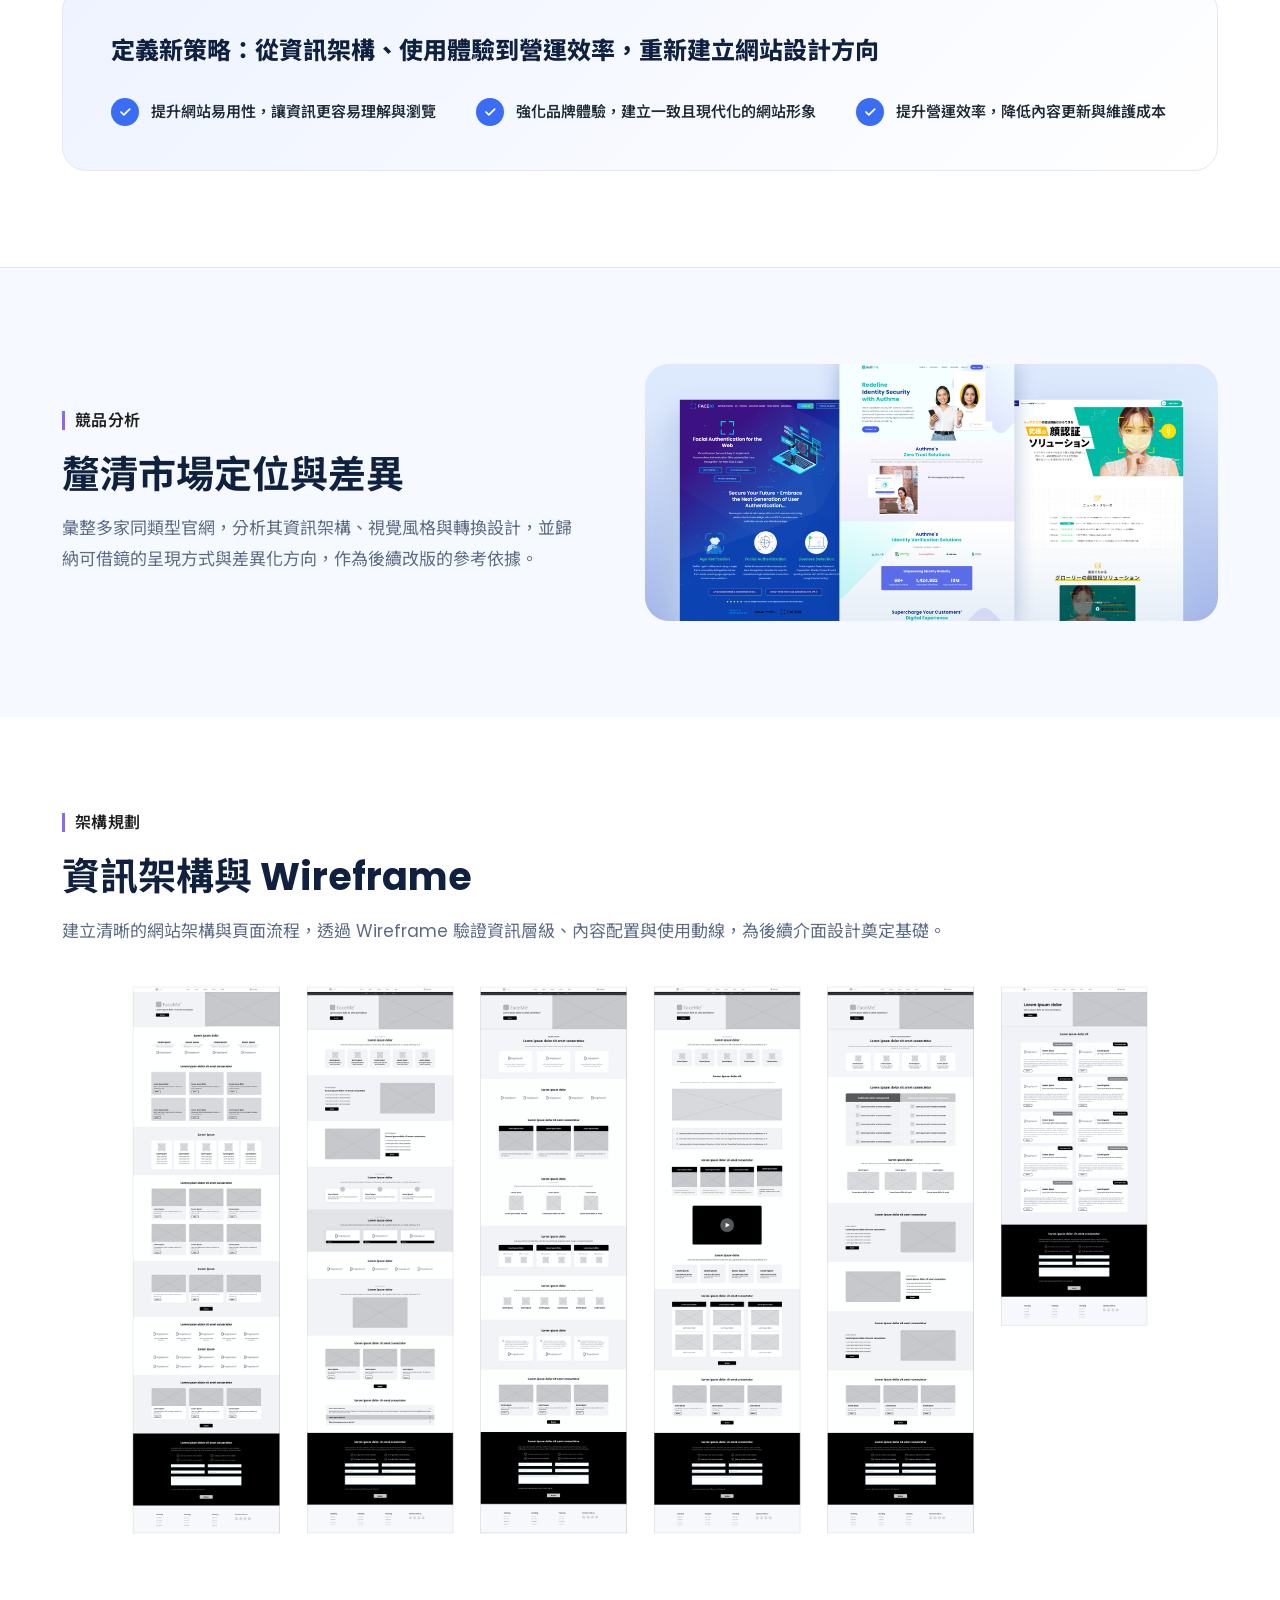
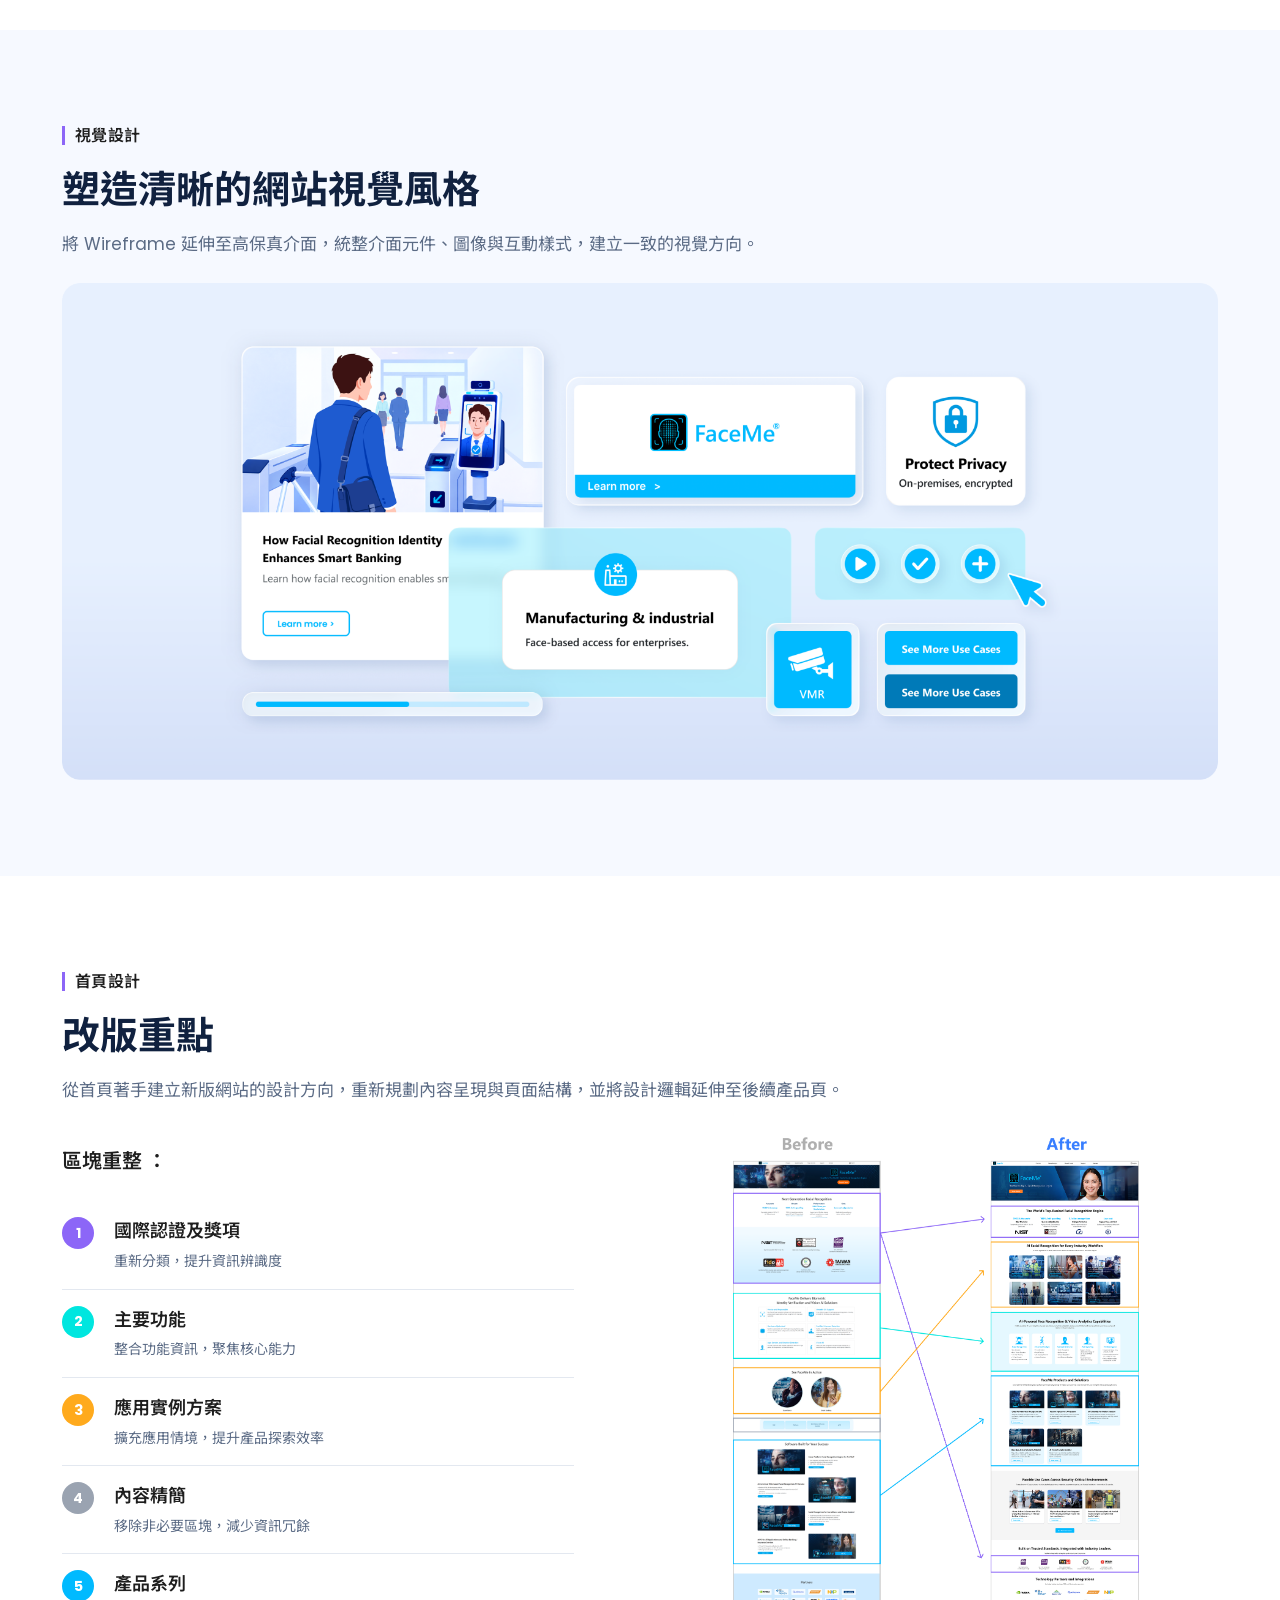
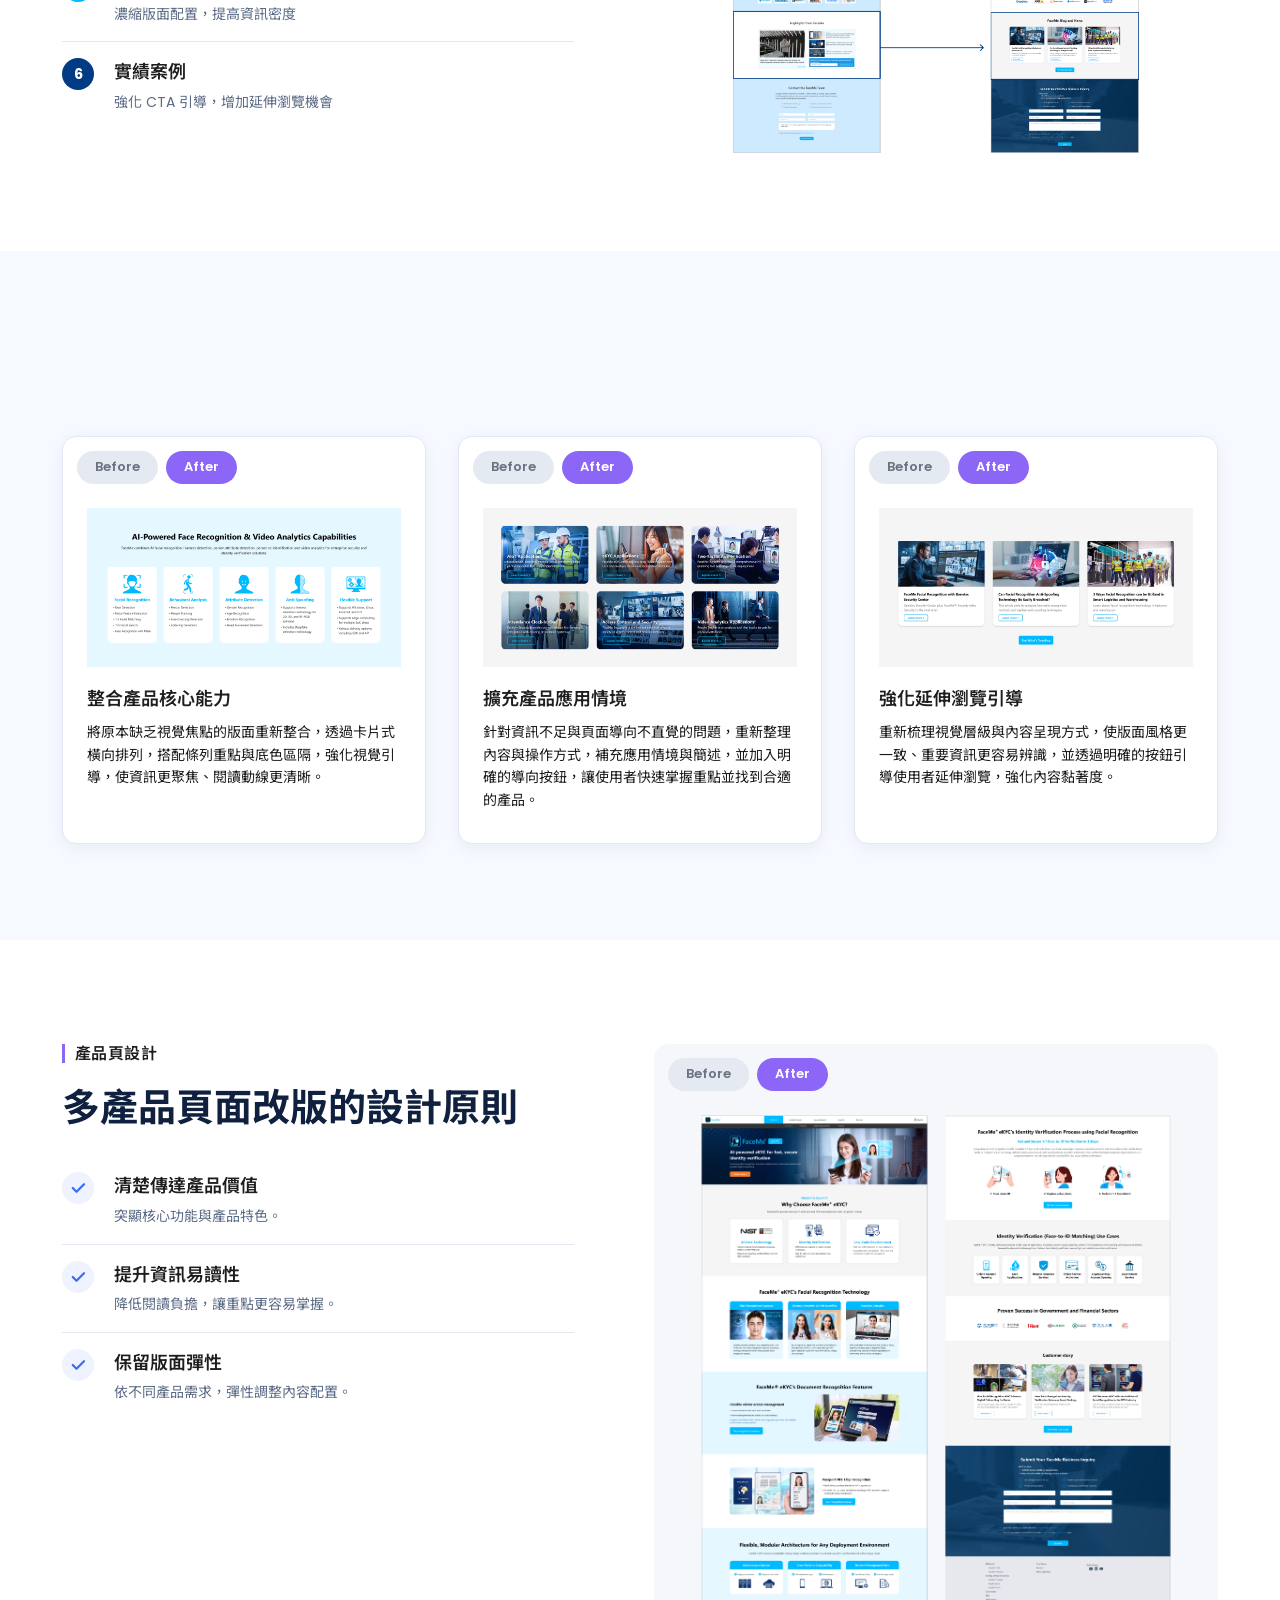
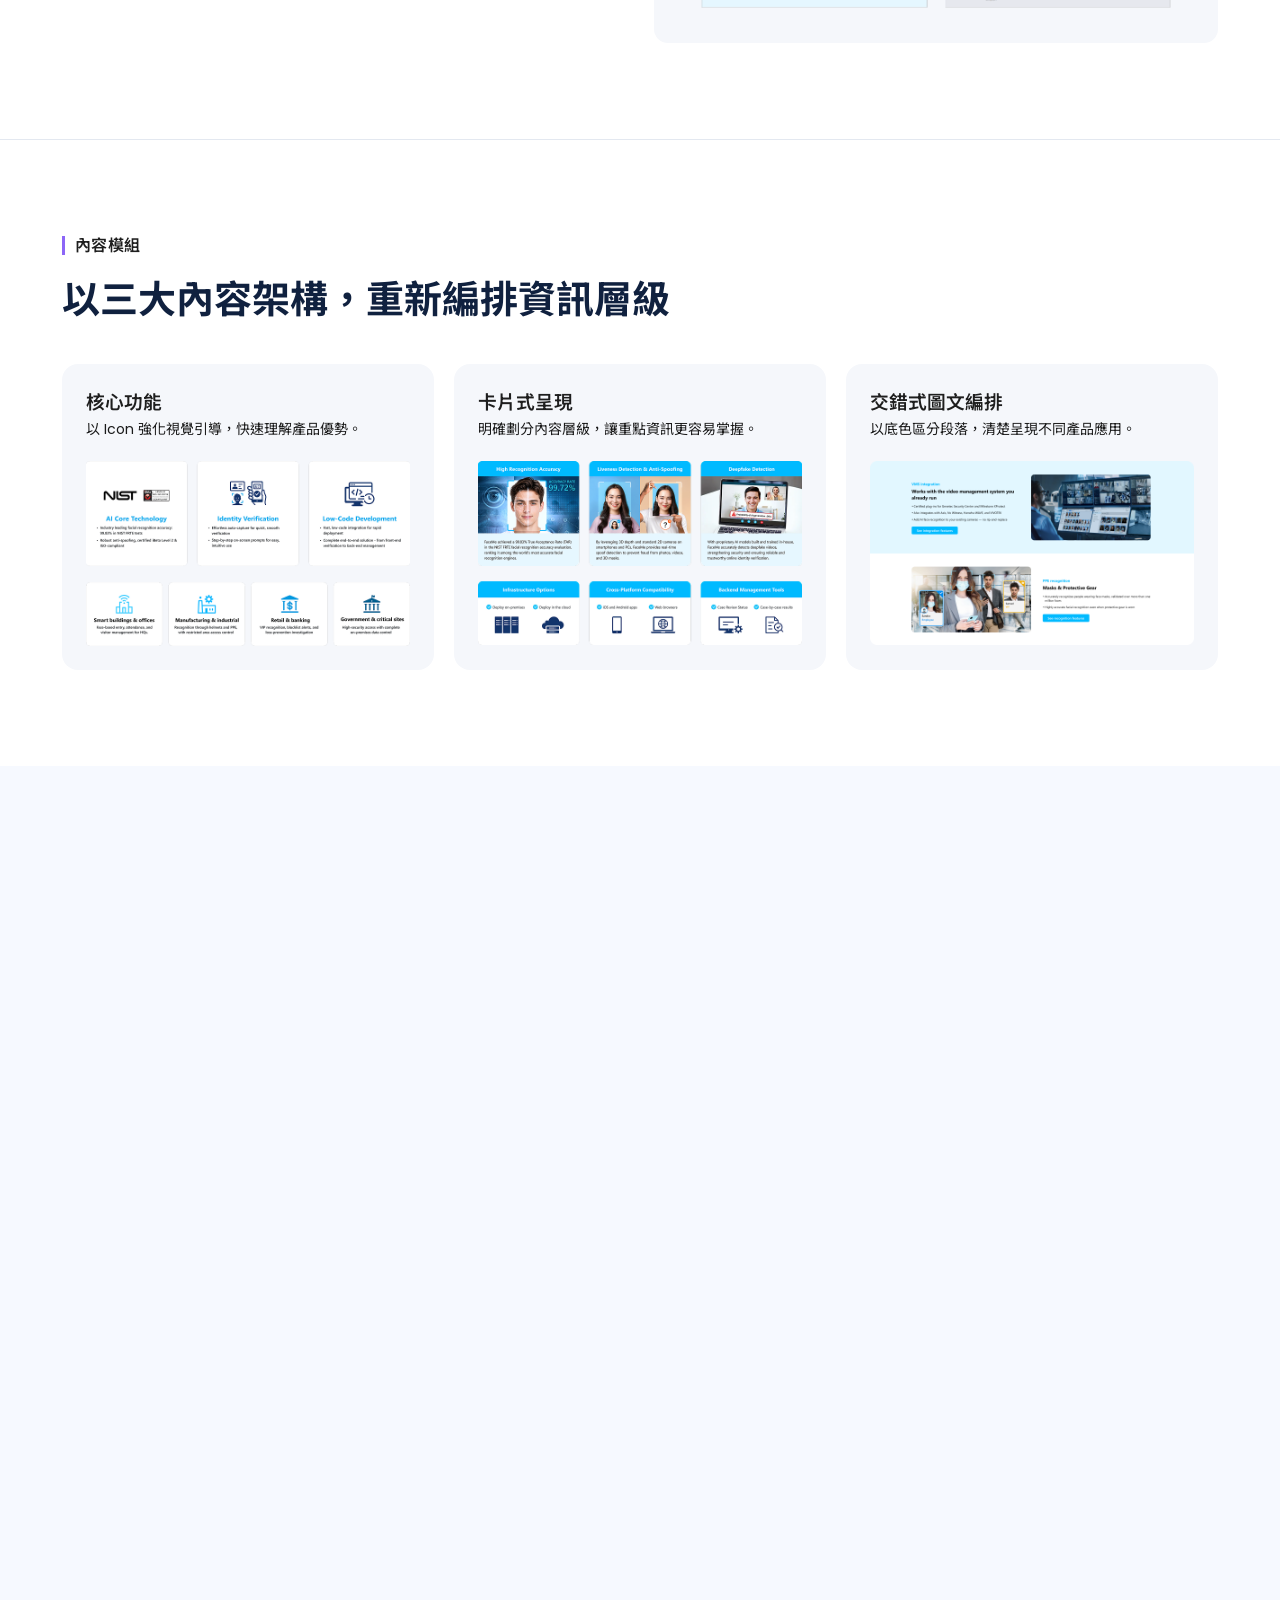
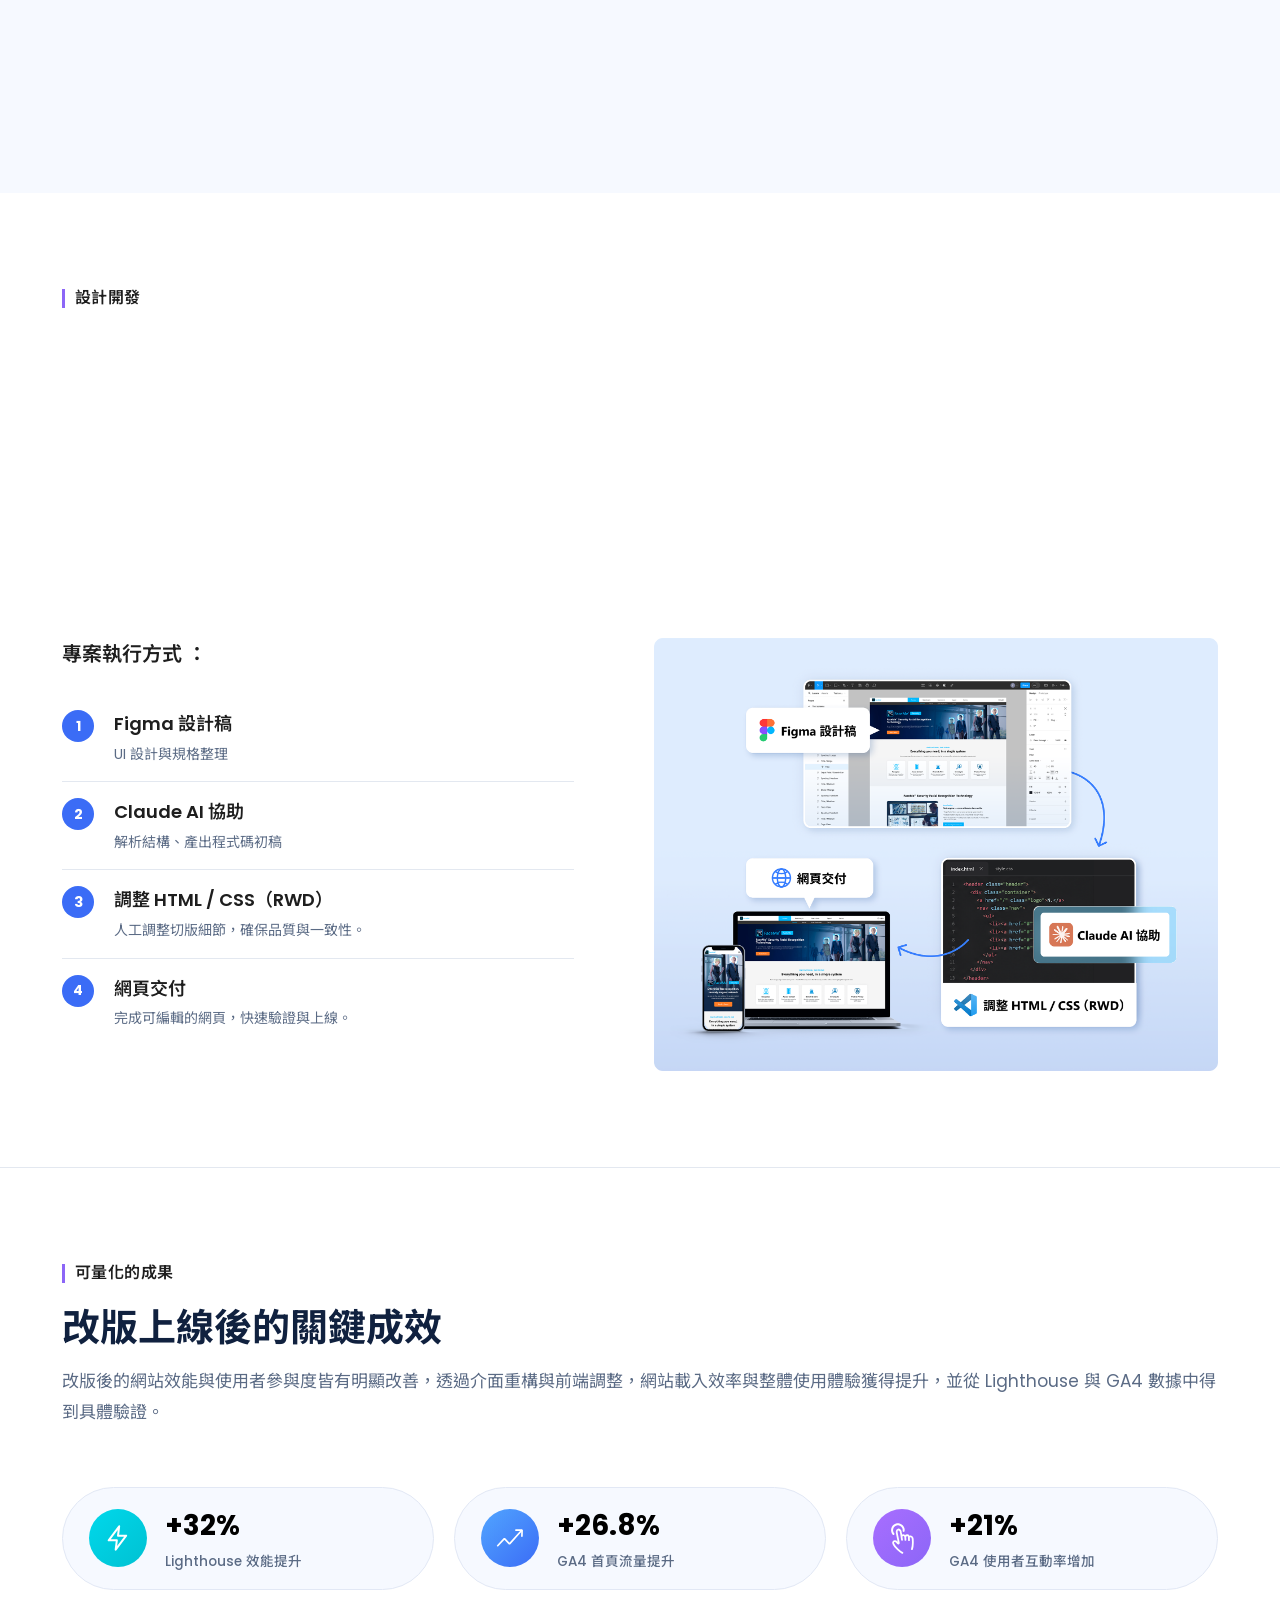
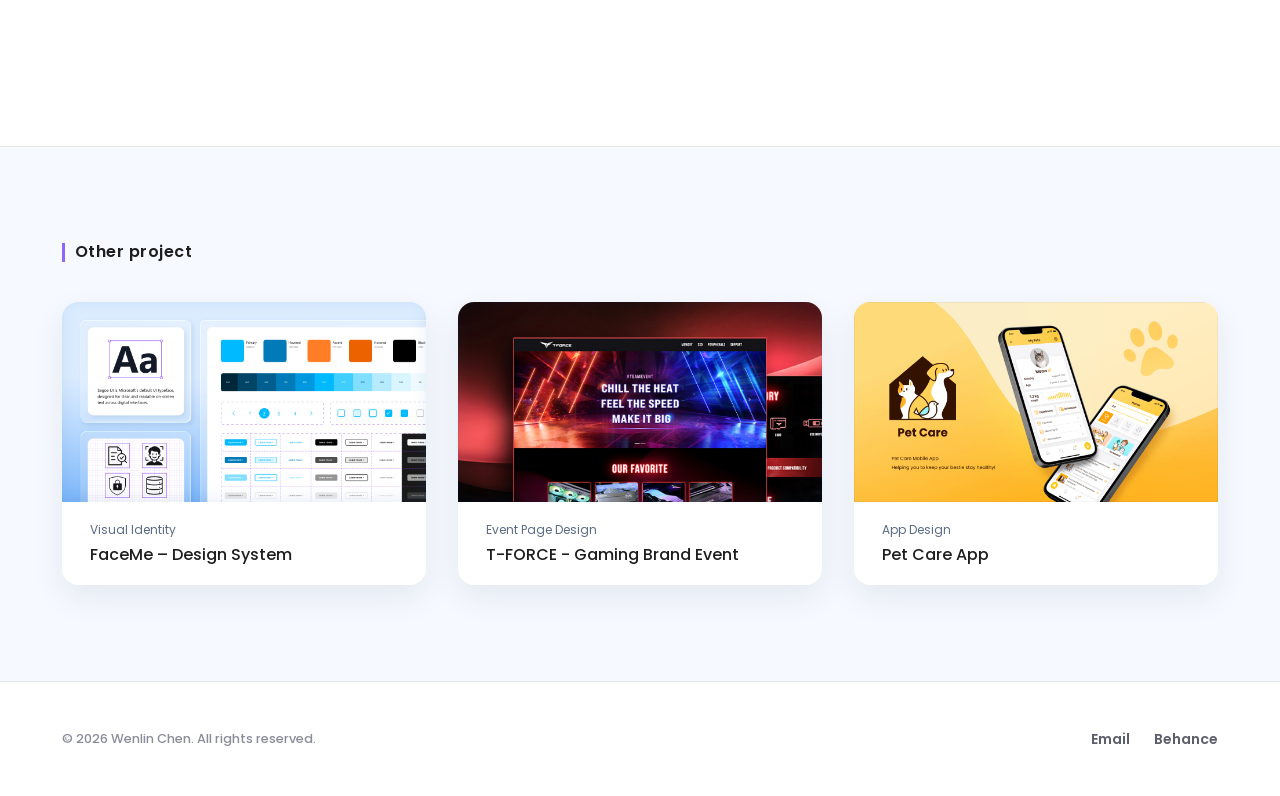
<file: facemewebsite/index.html>
<!DOCTYPE html>
<html lang="zh-Hant">
<head>
<meta charset="UTF-8">
<meta name="viewport" content="width=device-width, initial-scale=1.0">
<title>Wenlin Chen | FaceMe 官網設計 - 首頁與產品頁改版</title>
<meta name="description" content="FaceMe 企業級 AI 人臉辨識品牌官網改版案例：UX/UI 設計、資訊架構重整與 HTML/CSS(RWD) 網頁實作。依 Figma 設計稿高還原製作。">
<link rel="preconnect" href="https://fonts.googleapis.com">
<link rel="preconnect" href="https://fonts.gstatic.com" crossorigin>
<link href="https://fonts.googleapis.com/css2?family=Poppins:wght@400;500;600;700;800&family=Noto+Sans+TC:wght@400;500;600;700;800&display=swap" rel="stylesheet">
<link rel="stylesheet" href="css/style.css">
  <link rel="icon" type="image/png" href="images/favicon.png" />
</head>
<body>

<div class="scroll-progress" id="scrollProgress"></div>

<header class="site-header" id="siteHeader">
  <div class="container header-inner">
    <a href="../index.html#top" class="logo" aria-label="回到首頁">
      <img class="logo-mark" src="images/wlc.png" alt="WLC">
      <span class="logo-text">Design Portfolio</span>
    </a>
    <nav class="main-nav" id="mainNav" aria-label="主選單">
      <ul>
        <li><a href="../index.html#work" class="nav-link">Work</a></li>
        <li><a href="../index.html#expertise" class="nav-link">Expertise</a></li>
        <li><a href="../index.html#about" class="nav-link">About</a></li>
      </ul>
    </nav>
    <div class="header-actions">
      <a href="../Resume/Wenlin%20Chen_Resume.pdf" class="btn btn-primary btn-sm" download="Wenlin Chen_Resume.pdf" target="_blank" rel="noopener"><svg viewBox="0 0 24 24" fill="none" aria-hidden="true"><path d="M12 3v12m0 0-4-4m4 4 4-4" stroke="currentColor" stroke-width="1.7" stroke-linecap="round" stroke-linejoin="round"/><path d="M4 17v2a2 2 0 0 0 2 2h12a2 2 0 0 0 2-2v-2" stroke="currentColor" stroke-width="1.7" stroke-linecap="round" stroke-linejoin="round"/></svg>Resume</a>
      <button class="nav-toggle" id="navToggle" aria-label="開啟選單" aria-expanded="false">
        <span></span><span></span><span></span>
      </button>
    </div>
  </div>
</header>

<main id="top">

  <!-- ============ Hero：單欄由上而下堆疊，依 Figma 796:18588 還原 ============ -->
  <section class="hero">
    <div class="container">
      <h1 class="hero-title reveal">FaceMe 官網設計 - 首頁與產品頁改版</h1>
      <p class="hero-desc reveal reveal-delay-1">FaceMe 是企業級 AI 人臉辨識品牌，廣泛應用於門禁、考勤、支付驗證與身份確認等場景。在官網改版專案中，我負責首頁與多個產品頁的 UX/UI 設計與介面重構，並延伸至 HTML/CSS 網頁實作。</p>

      <div class="meta-row reveal reveal-delay-2">
        <div class="meta-item">
          <div class="meta-label">My Role</div>
          <div class="meta-value">UI/UX design ·  HTML/CSS (RWD)</div>
        </div>
        <div class="meta-item">
          <div class="meta-label">Team Member</div>
          <div class="meta-value">PM · Engineering · Marcom</div>
        </div>
        <div class="meta-item">
          <div class="meta-label">Platform</div>
          <div class="meta-value">Desktop web · Mobile web</div>
        </div>
        <div class="meta-item">
          <div class="meta-label">Tools</div>
          <div class="meta-value">Figma ·  VS Code</div>
        </div>
      </div>

      <figure class="hero-visual reveal reveal-delay-3">
        <img src="images/hero-banner.png" alt="FaceMe 官網首頁主視覺畫面">
      </figure>
    </div>
  </section>

  <!-- ============ 附加拼裝區塊：為什麼要改版 + 競品分析 ============
       沿用 facemewebsite 3 打包版原始樣式（卡片式設計），
       用 .wac-extra 包裹並將顏色變數重新命名為 --wac-*，
       避免影響本頁原本的 fig-section 系統與 --purple 等全域變數。 -->
  <div class="wac-extra">
    <section class="section" id="why-redesign">
      <div class="container">
        <div class="fig-tag reveal is-visible"><span>為什麼要改版</span></div>
        <h2 class="section-title reveal" data-delay="1">舊官網面臨的核心問題</h2>
        <p class="section-desc reveal" data-delay="2">透過實際使用回饋與後台數據分析，我們歸納出最需要改善的問題，作為本次改版的出發點。</p>
        <div class="grid grid-3">
          <div class="card pain-card reveal">
            <div class="card-head">
              <div class="icon-badge">
                <svg viewBox="0 0 327 273" fill="none" style="width:27px;height:27px;"><g stroke="currentColor" stroke-width="21" stroke-linejoin="round"><rect x="130.5" y="7.5" width="66" height="60"/><line x1="163.5" y1="75" x2="163.5" y2="198"/><line x1="33" y1="145.5" x2="294" y2="145.5"/><line x1="40.5" y1="153" x2="40.5" y2="198"/><line x1="286.5" y1="153" x2="286.5" y2="198"/><rect x="7.5" y="205.5" width="66" height="60"/><rect x="130.5" y="205.5" width="66" height="60"/><rect x="253.5" y="205.5" width="66" height="60"/></g></svg>
              </div>
              <h3>資訊架構不清</h3>
            </div>
            <p>資訊層級與操作路徑缺乏明確引導，增加使用者查找技術規格與應用情境的成本。</p>
          </div>
          <div class="card pain-card reveal">
            <div class="card-head">
              <div class="icon-badge">
                <svg viewBox="0 0 48 48" fill="none" style="width:32px;height:32px;"><path d="M24 6 C13.5 6 5 13.6 5 23 C5 31.2 11.8 37.8 20.2 37.8 H22.7 C24.9 37.8 26.3 35.6 25.3 33.7 C24.4 31.9 25.7 29.8 27.7 29.8 H33 C38.5 29.8 43 25.4 43 20 C43 12.3 34.5 6 24 6Z" stroke="currentColor" stroke-width="3" stroke-linejoin="round"/><circle cx="15" cy="20" r="2.2" fill="currentColor"/><circle cx="21" cy="14" r="2.2" fill="currentColor"/><circle cx="29" cy="14.5" r="2.2" fill="currentColor"/><circle cx="35" cy="20" r="2.2" fill="currentColor"/></svg>
              </div>
              <h3>視覺不夠貼近品牌</h3>
            </div>
            <p>版面樣式老舊，且缺乏一致的視覺規範，難以有效傳達品牌的技術實力與專業形象。</p>
          </div>
          <div class="card pain-card reveal">
            <div class="card-head">
              <div class="icon-badge">
                <svg viewBox="0 0 626 626" fill="none" style="width:32px;height:32px;"><path d="M325 66 L248 66 L243 68 L241 72 L231 124 L226 128 L210 133 L193 142 L189 142 L147 110 L142 108 L138 109 L78 169 L78 174 L110 220 L110 223 L97 254 L93 258 L41 266 L33 269 L32 271 L33 355 L41 359 L94 367 L97 371 L110 402 L109 407 L78 450 L77 456 L80 461 L137 516 L140 517 L146 515 L189 483 L192 483 L227 499 L232 506 L242 556 L245 558 L326 558 L331 554 L341 505 L346 500 L363 495 L380 486 L384 486 L426 518 L431 519 L435 517 L495 458 L495 453 L464 408 L464 404 L477 373 L481 369 L533 361 L541 358 L542 355 L541 271 L533 267 L479 259 L475 255 L464 225 L464 220 L495 176 L495 167 L439 111 L434 108 L431 108 L424 112 L384 142 L380 142 L368 135 L346 127 L341 120 L331 70 Z M259 83 L316 84 L319 90 L329 137 L334 141 L349 145 L363 151 L380 161 L387 161 L428 130 L433 129 L475 171 L474 177 L445 217 L446 225 L455 243 L463 267 L467 272 L472 274 L521 281 L525 284 L525 342 L521 346 L472 353 L467 357 L463 374 L455 393 L446 409 L445 416 L474 456 L475 461 L433 502 L428 501 L387 470 L380 470 L363 480 L348 486 L334 490 L329 494 L319 542 L258 542 L254 538 L245 492 L240 486 L219 479 L193 464 L187 464 L150 491 L141 496 L98 455 L99 449 L128 408 L127 398 L117 379 L109 356 L105 352 L99 350 L52 344 L48 341 L48 284 L52 281 L106 273 L110 269 L115 251 L128 224 L129 218 L125 210 L99 175 L99 171 L140 130 L143 129 L186 161 L194 161 L219 147 L240 141 L245 137 L255 87 Z" fill="currentColor" fill-rule="evenodd" clip-rule="evenodd" stroke="currentColor" stroke-width="18" stroke-linejoin="round"/><path d="M274 213 L253 218 L236 226 L222 236 L207 252 L194 275 L189 291 L187 304 L188 330 L194 351 L201 365 L214 382 L229 395 L247 405 L266 411 L279 413 L303 412 L325 406 L342 397 L355 387 L369 371 L380 351 L385 335 L387 323 L386 296 L382 280 L370 256 L363 247 L344 230 L326 220 L306 214 Z M273 230 L292 229 L305 231 L320 236 L337 246 L349 257 L360 272 L367 287 L370 299 L371 317 L369 331 L364 346 L354 363 L344 374 L331 384 L322 389 L304 395 L270 395 L252 389 L237 380 L225 369 L214 354 L208 341 L204 326 L203 310 L205 295 L209 282 L219 264 L233 249 L244 241 L261 233 Z" fill="currentColor" fill-rule="evenodd" clip-rule="evenodd" stroke="currentColor" stroke-width="18" stroke-linejoin="round"/></svg>
              </div>
              <h3>系統效率不足</h3>
            </div>
            <p>既有系統逐漸難以因應使用需求，反應速度較慢，影響日常操作效率。</p>
          </div>
        </div>

        <div class="strategy-banner reveal">
          <h3>定義新策略：從資訊架構、使用體驗到營運效率，重新建立網站設計方向</h3>
          <ul class="strategy-list">
            <li><span class="num"><svg viewBox="0 0 24 24" width="14" height="14" fill="none"><path d="m5 12 5 5L20 7" stroke="#ffffff" stroke-width="3" stroke-linecap="round" stroke-linejoin="round"></path></svg></span>提升網站易用性，讓資訊更容易理解與瀏覽</li>
            <li><span class="num"><svg viewBox="0 0 24 24" width="14" height="14" fill="none"><path d="m5 12 5 5L20 7" stroke="#ffffff" stroke-width="3" stroke-linecap="round" stroke-linejoin="round"></path></svg></span>強化品牌體驗，建立一致且現代化的網站形象</li>
            <li><span class="num"><svg viewBox="0 0 24 24" width="14" height="14" fill="none"><path d="m5 12 5 5L20 7" stroke="#ffffff" stroke-width="3" stroke-linecap="round" stroke-linejoin="round"></path></svg></span>提升營運效率，降低內容更新與維護成本</li>
          </ul>
        </div>
      </div>
    </section>

    <section class="section section-alt">
      <div class="container">
        <div class="split split-reverse">
          <div class="split-media reveal">
            <img src="images/competitor-analysis.png" alt="競品分析截圖" loading="lazy">
          </div>
          <div class="split-text reveal" data-delay="1">
            <div class="fig-tag reveal is-visible"><span>競品分析</span></div>
            <!-- <p class="section-tag">競品分析</p> -->
            <h2 class="section-title">釐清市場定位與差異</h2>
            <p class="section-desc">彙整多家同類型官網，分析其資訊架構、視覺風格與轉換設計，並歸納可借鏡的呈現方式與差異化方向，作為後續改版的參考依據。
            </p>
            <!-- <ul class="check-list">
              <li>資訊架構深度與分類邏輯比較</li>
              <li>視覺風格與品牌調性定位圖</li>
              <li>轉換入口與 CTA 配置模式歸納</li>
            </ul> -->
          </div>
        </div>
      </div>
    </section>
    <section class="section" >
      <div class="container">
        <div class="fig-tag reveal is-visible"><span>架構規劃</span></div>
        <!-- <p class="section-tag reveal is-visible">架構規劃</p> -->
        <h2 class="section-title reveal" data-delay="1">資訊架構與 Wireframe</h2>
        <p class="section-desc reveal" data-delay="2">建立清晰的網站架構與頁面流程，透過 Wireframe 驗證資訊層級、內容配置與使用動線，為後續介面設計奠定基礎。</p>
        

        
      <div class="research-item reveal" data-delay="3">
        
        <figure class="visual-Wireframe">
          <img src="images/Wireframe.png" alt="高保真視覺設計 Mockup - Desktop 與 Mobile">
        </figure>
        <!-- <div class="wireframe-strip">
          <img src="images/wireframe-1.png" alt="Wireframe 1" class="reveal reveal-delay-1 is-visible">
          <img src="images/wireframe-2.png" alt="Wireframe 2" class="reveal reveal-delay-1 is-visible">
          <img src="images/wireframe-3.png" alt="Wireframe 3" class="reveal reveal-delay-2 is-visible">
          <img src="images/wireframe-4.png" alt="Wireframe 4" class="reveal reveal-delay-2 is-visible">
          <img src="images/wireframe-5.png" alt="Wireframe 5" class="reveal reveal-delay-3 is-visible">
          <img src="images/wireframe-6.png" alt="Wireframe 6" class="reveal reveal-delay-3 is-visible">
        </div> -->
      </div></div>
    </section>

<!-- ============ 視覺設計 ============ -->  
    <section class="section section-alt" >
      <div class="container">
        <div class="fig-tag reveal is-visible"><span>視覺設計</span></div>
        <!-- <p class="section-tag reveal is-visible">視覺設計</p> -->
        <h2 class="section-title reveal" data-delay="1">塑造清晰的網站視覺風格</h2>
        <p class="section-desc reveal" data-delay="2">將 Wireframe 延伸至高保真介面，統整介面元件、圖像與互動樣式，建立一致的視覺方向。</p>
        <figure class="visual-showcase reveal" data-delay="3">
          <img src="images/visual-upgrade-mockup.png" alt="高保真視覺設計 Mockup - Desktop 與 Mobile">
        </figure>
    </div>
    </section>

<!-- ============ 首頁設計 ============ -->    
<section class="section">
      <div class="container">
          <div class="fig-tag reveal is-visible"><span>首頁設計</span></div>
        <!-- <p class="section-tag reveal is-visible">首頁設計</p> -->
        <h2 class="section-title reveal" data-delay="1">改版重點</h2>
        <p class="section-desc reveal" data-delay="2">從首頁著手建立新版網站的設計方向，重新規劃內容呈現與頁面結構，並將設計邏輯延伸至後續產品頁。</p>
        <div class="homepage-grid">
        <div class="reveal" data-delay="3">
          <h3 style="font-size:20px; font-weight:600; margin-top:32px;">區塊重整 ：</h3>
          <div class="revamp-points">
            <div class="revamp-point">
              <span class="idx dot-1">1</span>
       
              <div><h4>國際認證及獎項</h4><p>重新分類，提升資訊辨識度</p></div>
            </div>
            <div class="revamp-point">
              <span class="idx dot-2">2</span>
     
              <div><h4>主要功能</h4><p>整合功能資訊，聚焦核心能力</p></div>
            </div>
            <div class="revamp-point">
              <span class="idx dot-3">3</span>
              
              <div><h4>應用實例方案</h4><p>擴充應用情境，提升產品探索效率</p></div>
            </div>
            <div class="revamp-point">
              <span class="idx dot-4">4</span>
              
              <div><h4>內容精簡</h4><p>移除非必要區塊，減少資訊冗餘</p></div>
            </div>
            <div class="revamp-point">
                <span class="idx dot-5">5</span>
             
              <div><h4>產品系列</h4><p>濃縮版面配置，提高資訊密度</p></div>
            </div>
            <div class="revamp-point">
              <span class="idx dot-6">6</span>
             
              <div><h4>實績案例</h4><p>強化 CTA 引導，增加延伸瀏覽機會</p></div>
            </div>
          </div>
        </div>

        <div class="split-media reveal" data-delay="4">
            <img src="images/homepage_ba.png" alt="競品分析截圖" loading="lazy">
          </div>
      </div>
    </div>


    </section>


<!-- ============ 首頁設計-改版 ============ -->    
 <section class="section section-alt" >
      <div class="container">
<h2 class="section-title reveal" style="margin-bottom:40px;">以三個重點區域為例，呈現改版前後的設計對比</h2>
          <div class="subfeature-grid">
        <div class="subfeature reveal reveal-delay-1">

          <div class="compare" data-compare="" id="white-redesign">
            <div class="compare-tabs">
              <button class="compare-tab" data-state="before">Before</button>
              <button class="compare-tab is-active" data-state="after">After</button>
            </div>
            <div class="compare-stage">
              <div class="compare-panel" data-panel="before">
<img src="images/application-scenario-1-1.png" alt="競品分析截圖" loading="lazy">
              </div>
              <div class="compare-panel is-active" data-panel="after">
<img src="images/application-scenario-1-2.png" alt="競品分析截圖" loading="lazy">
              </div>
                               <h3>整合產品核心能力</h3>
          <p>將原本缺乏視覺焦點的版面重新整合，透過卡片式橫向排列，搭配條列重點與底色區隔，強化視覺引導，使資訊更聚焦、閱讀動線更清晰。</p>
            </div>
          </div>
   
        </div>

        <div class="subfeature reveal reveal-delay-2">

          <div class="compare" data-compare="" id="white-redesign">
            <div class="compare-tabs">
              <button class="compare-tab" data-state="before">Before</button>
              <button class="compare-tab is-active" data-state="after">After</button>
            </div>
            <div class="compare-stage">
              <div class="compare-panel" data-panel="before">
<img src="images/application-scenario-2-1.png" alt="競品分析截圖" loading="lazy">
              </div>
              <div class="compare-panel is-active" data-panel="after">
<img src="images/application-scenario-2-2.png" alt="競品分析截圖" loading="lazy">
              </div>
                                  <h3>擴充產品應用情境</h3>
          <p>針對資訊不足與頁面導向不直覺的問題，重新整理內容與操作方式，補充應用情境與簡述，並加入明確的導向按鈕，讓使用者快速掌握重點並找到合適的產品。</p>
            </div>
          </div>

        </div>

        <div class="subfeature reveal reveal-delay-3">

          <div class="compare" data-compare="" id="white-redesign">
            <div class="compare-tabs">
              <button class="compare-tab" data-state="before">Before</button>
              <button class="compare-tab is-active" data-state="after">After</button>
            </div>
            <div class="compare-stage">
              <div class="compare-panel" data-panel="before">
<img src="images/application-scenario-3-1.png" alt="競品分析截圖" loading="lazy">
              </div>
              <div class="compare-panel is-active" data-panel="after">
<img src="images/application-scenario-3-2.png" alt="競品分析截圖" loading="lazy">
              </div>
                             <h3>強化延伸瀏覽引導</h3>
          <p>重新梳理視覺層級與內容呈現方式，使版面風格更一致、重要資訊更容易辨識，並透過明確的按鈕引導使用者延伸瀏覽，強化內容黏著度。</p>
            </div>
          </div>
     
        </div>
      </div>
    </div>
    </section>


<!-- ============ 產品頁改版策略 ============ -->    
<section class="section" id="why-redesign">
      <div class="container">
<div class="homepage-grid">
        <div class="reveal" data-delay="1">
         
<div data-delay="1" class="split-text reveal">
  <div class="fig-tag reveal is-visible"><span>產品頁設計</span></div>
          <!-- <p class="section-tag">競品分析</p> -->
          <h2 class="section-title">多產品頁面改版的設計原則</h2>
          
          <div class="revamp-points">
            <div class="revamp-point">
<span class="idx dot-7">
  <svg viewBox="0 0 24 24" width="18" height="18" fill="none">
  <path d="m5 12 5 5L20 7" stroke="#3b6cf6" stroke-width="3" stroke-linecap="round" stroke-linejoin="round"></path>
</svg>
</span>
              <div><h4>清楚傳達產品價值</h4><p>突顯核心功能與產品特色。</p></div>
            </div>
            <div class="revamp-point">
<span class="idx dot-7">
  <svg viewBox="0 0 24 24" width="18" height="18" fill="none">
  <path d="m5 12 5 5L20 7" stroke="#3b6cf6" stroke-width="3" stroke-linecap="round" stroke-linejoin="round"></path>
</svg>
</span>
              <div><h4>提升資訊易讀性</h4><p>降低閱讀負擔，讓重點更容易掌握。</p></div>
            </div>
            <div class="revamp-point">
<span class="idx dot-7">
  <svg viewBox="0 0 24 24" width="18" height="18" fill="none">
  <path d="m5 12 5 5L20 7" stroke="#3b6cf6" stroke-width="3" stroke-linecap="round" stroke-linejoin="round"></path>
</svg>
</span>
              <div><h4>保留版面彈性</h4><p>依不同產品需求，彈性調整內容配置。</p></div>
            </div>

          </div>
        </div>
 
        </div>

        <div class="reveal reveal-delay-2">
          <div class="compare" data-compare="">
            <div class="compare-tabs">
              <button class="compare-tab" data-state="before">Before</button>
              <button class="compare-tab is-active" data-state="after">After</button>
            </div>
            <div class="compare-stage">
              <div class="compare-panel" data-panel="before">
<img src="images/mock-p-1-1.png" alt="競品分析截圖" loading="lazy">
              </div>
              <div class="compare-panel is-active" data-panel="after">
<img src="images/mock-p-1-2.png" alt="競品分析截圖" loading="lazy">
              </div>
            </div>
          </div>
        </div>
      </div>


    </div>


    </section>    
  <section class="section" >
      <div class="container">

      <div >
        <div class="fig-tag reveal is-visible"><span>內容模組</span></div>
                 <h2 class="section-title reveal" style="margin-bottom:40px;">以三大內容架構，重新編排資訊層級</h2>
        <!-- <h3 class="reveal" style="font-size:20px; font-weight:600;">以三大內容架構，重新編排資訊層級</h3> -->
<div class="module-grid">
          <div class="module-card reveal reveal-delay-1">
 <h3>核心功能</h3>
          <p>以 Icon 強化視覺引導，快速理解產品優勢。</p>
    <img src="images/mock-page-1.png" alt="競品分析截圖" loading="lazy">
            
          </div>
          <div class="module-card reveal reveal-delay-2">
 <h3>卡片式呈現</h3>
          <p>明確劃分內容層級，讓重點資訊更容易掌握。</p>
    <img src="images/mock-page-2.png" alt="競品分析截圖" loading="lazy">
            
          </div>
          <div class="module-card reveal reveal-delay-3">
 <h3>交錯式圖文編排</h3>
          <p>以底色區分段落，清楚呈現不同產品應用。</p>
    <img src="images/mock-page-3.png" alt="競品分析截圖" loading="lazy">
            
          </div>
        </div>
      </div>


    </div>


    </section>   
    
    <section class="section section-alt" >
      <div class="container">
        <!-- <div class="fig-tag reveal is-visible"><span>視覺設計</span></div> -->
                   <h2 class="section-title reveal" data-delay="1">以共通設計邏輯延伸至各產品頁</h2>

        <p class="section-desc reveal" data-delay="2" style="margin-bottom:30px;">將前面整理好的設計架構與模組套用到不同產品頁，以共同的設計邏輯維持頁面間的連貫性，同時依產品內容彈性調整。</p>
        <figure class="visual-showcase reveal" data-delay="3">
          <img src="images/all-page.png" alt="高保真視覺設計 Mockup - Desktop 與 Mobile">
        </figure>
    </div>
    </section>    



<!-- ============ 設計開發 ============ -->  
<section class="section" id="why-redesign">
      <div class="container">

      <div>
        <div class="fig-tag reveal is-visible"><span>設計開發</span></div>
                 <h2 class="section-title reveal" data-delay="1">跨部門協作</h2>
                 <p class="section-desc reveal" data-delay="2" style="margin-bottom:60px;">與產品及行銷團隊釐清內容需求與呈現方向，並與工程團隊確認實作方式，透過跨部門協作持續調整設計，兼顧使用體驗、商業需求與開發可行性</p>
                  <h2 class="section-title reveal" data-delay="1">從設計到網頁實作</h2><p class="section-desc reveal" data-delay="2">結合設計思維與 HTML／CSS 實作能力，將 Figma 設計轉化為 RWD 網頁，並運用 AI 輔助提升工作效率，同時兼顧程式結構與後續維護，串聯設計與開發流程。</p>
                  
<div class="homepage-grid" style="margin-top:32px;">
        <div class="reveal" data-delay="3">
          <h3 style="font-size:20px; font-weight:600;">專案執行方式 ：</h3>
          <div class="revamp-points">
            <div class="revamp-point">
              <span class="idx dot-8">1</span>
       
              <div><h4>Figma 設計稿</h4><p>UI 設計與規格整理</p></div>
            </div>
            <div class="revamp-point">
              <span class="idx dot-8">2</span>
     
              <div><h4>Claude AI 協助</h4><p>解析結構、產出程式碼初稿</p></div>
            </div>
            <div class="revamp-point">
              <span class="idx dot-8">3</span>
              
              <div><h4>調整 HTML / CSS（RWD）</h4><p>人工調整切版細節，確保品質與一致性。</p></div>
            </div>
            
            <div class="revamp-point">
                <span class="idx dot-8">4</span>
             
              <div><h4>網頁交付</h4><p>完成可編輯的網頁，快速驗證與上線。</p></div>
            </div>
            
          </div>
        </div>

        <div class="reveal reveal-delay-2">
          <img src="images/visual-ol.png" alt="高保真視覺設計 Mockup - Desktop 與 Mobile">
        </div>
      </div>
      </div>


    </div>


    </section>

<!-- ============ 改版成果及後期回饋 ============ -->  
<section class="section" id="why-redesign">
      <div class="container">

      <div>
        <div class="fig-tag reveal is-visible"><span>可量化的成果</span></div>
                 <h2 class="section-title reveal" data-delay="1">改版上線後的關鍵成效</h2>
                 <p class="section-desc reveal" data-delay="2" style="margin-bottom:60px;">改版後的網站效能與使用者參與度皆有明顯改善，透過介面重構與前端調整，網站載入效率與整體使用體驗獲得提升，並從 Lighthouse 與 GA4 數據中得到具體驗證。</p>

                  
<div class="stats-row stats-row--icon">
        <div class="stat-pill stat-pill--icon reveal" data-delay="1">
          <span class="stat-pill-icon stat-pill-icon--green">
           <svg viewBox="0 0 24 24" fill="none"><path d="M13 2 4 14h7l-1 8 9-12h-7l1-8Z" stroke="currentColor" stroke-width="1.7" stroke-linejoin="round"></path></svg>
          </span>
          <span class="stat-pill-text">
            <span class="stat-number stat-number--green" data-target="32" data-suffix="%" data-prefix="+">+32%</span>
            <span class="stat-pill-label">Lighthouse 效能提升</span>
          </span>
        </div>
        <div class="stat-pill stat-pill--icon reveal" data-delay="2">
          <span class="stat-pill-icon stat-pill-icon--blue">
            <svg viewBox="0 0 95 95" fill="none" style="width:40px;height:40px;"><path d="M16.8174 64.4926C16.0625 65.2989 16.1043 66.5646 16.9107 67.3195C17.7171 68.0744 18.9827 68.0327 19.7376 67.2263L18.2775 65.8595L16.8174 64.4926ZM76.5139 31.0981C77.2548 30.2789 77.1914 29.0142 76.3722 28.2732C75.553 27.5322 74.2883 27.5956 73.5473 28.4148L75.0306 29.7564L76.5139 31.0981ZM45.5646 60.7308L44.1162 62.1099L45.5646 60.7308ZM47.0305 60.7121L45.5472 59.3704L47.0305 60.7121ZM34.9569 49.59L33.5085 50.9691L34.9569 49.59ZM18.2775 65.8595L19.7376 67.2263L34.9627 50.963L33.5026 49.5961L32.0426 48.2292L16.8174 64.4926L18.2775 65.8595ZM34.9569 49.59L33.5085 50.9691L44.1162 62.1099L45.5646 60.7308L47.0131 59.3517L36.4053 48.2109L34.9569 49.59ZM47.0305 60.7121L48.5138 62.0538L76.5139 31.0981L75.0306 29.7564L73.5473 28.4148L45.5472 59.3704L47.0305 60.7121ZM45.5646 60.7308L44.1162 62.1099C45.3195 63.3737 47.3432 63.3478 48.5138 62.0538L47.0305 60.7121L45.5472 59.3704C45.9374 58.9391 46.612 58.9304 47.0131 59.3517L45.5646 60.7308ZM33.5026 49.5961L34.9627 50.963C34.5698 51.3826 33.9049 51.3854 33.5085 50.9691L34.9569 49.59L36.4053 48.2109C35.216 46.9619 33.2212 46.9702 32.0426 48.2292L33.5026 49.5961Z" fill="currentColor"></path><path d="M61.4403 26.8731C60.3361 26.8994 59.4623 27.8159 59.4886 28.9202C59.515 30.0244 60.4315 30.8983 61.5358 30.8719L61.4881 28.8725L61.4403 26.8731ZM73.8168 43.153C73.7904 44.2572 74.6643 45.1738 75.7685 45.2001C76.8728 45.2265 77.7893 44.3527 77.8156 43.2484L75.8162 43.2007L73.8168 43.153ZM61.4881 28.8725L61.5358 30.8719L75.1651 30.5472L75.1174 28.5477L75.0697 26.5483L61.4403 26.8731L61.4881 28.8725ZM76.141 29.5713L74.1415 29.5236L73.8168 43.153L75.8162 43.2007L77.8156 43.2484L78.1404 29.6191L76.141 29.5713ZM75.1174 28.5477L75.1651 30.5472C74.5943 30.5608 74.1279 30.0944 74.1415 29.5236L76.141 29.5713L78.1404 29.6191C78.1812 27.9065 76.7822 26.5075 75.0697 26.5483L75.1174 28.5477Z" fill="currentColor"></path></svg>
          </span>
          <span class="stat-pill-text">
            <span class="stat-number stat-number--blue" data-target="26.8" data-suffix="%" data-decimal="1" data-prefix="+">+26.8%</span>
            <span class="stat-pill-label">GA4 首頁流量提升</span>
          </span>
        </div>
        <div class="stat-pill stat-pill--icon reveal" data-delay="3">
          <span class="stat-pill-icon">
            <svg viewBox="0 0 46 62" fill="none" style="width:31px;height:31px;"><path d="M22.7129 59.7747C18.8041 57.7835 7.88751 48.7134 5.01295 42.0751C2.1364 36.7674 8.11102 34.1125 11.6504 38.314L13.8742 40.7487C14.5574 41.4966 15.7919 40.8714 15.5931 39.8781L11.6504 20.171C11.6504 20.171 10.5458 13.7384 14.0858 13.0945C18.9533 12.209 19.617 18.4006 19.617 18.4006C19.617 18.4006 20.6663 24.3802 21.0551 27.3611M22.0507 33.6666C22.0507 33.6666 21.4439 30.342 21.0551 27.3611M28.9075 33.8912C28.9075 33.8912 28.6991 30.4411 28.6862 30.3513C28.6347 29.9902 28.5618 28.109 28.4705 27.8036C27.4348 22.1238 21.0551 24.115 21.0551 27.3611M35.9875 34.3337L35.6838 27.999L35.6659 27.6247C34.8812 22.6077 28.4705 24.1565 28.4705 27.8036M35.6838 27.999C37.5362 26.3689 41.5187 25.7052 43.0674 29.9088C43.8536 33.4464 44.2905 45.7129 41.8971 52.131" stroke="currentColor" stroke-width="3.6" stroke-linecap="round"></path><path d="M24.9814 11.2103L26.9119 10.6874V10.6874L24.9814 11.2103ZM21.9332 5.97958L23.3398 4.55776L23.3398 4.55776L21.9332 5.97958ZM16.6699 2.98792L17.1719 1.05196V1.05196L16.6699 2.98792ZM10.616 3.04499L10.0776 1.11883L10.0776 1.11883L10.616 3.04499ZM5.40997 6.13532L3.97686 4.74028L3.97686 4.74028L5.40997 6.13532ZM2.46087 11.4225L4.40084 11.9089L2.46087 11.4225ZM2.56684 17.4757L4.48859 16.9217L4.48859 16.9217L2.56684 17.4757ZM3.51577 23.2667C4.24592 24.0956 5.50972 24.1756 6.33856 23.4454C7.16739 22.7153 7.2474 21.4515 6.51726 20.6226L5.01651 21.9447L3.51577 23.2667ZM23.306 15.4925C23.1639 16.5879 23.9366 17.5911 25.032 17.7332C26.1274 17.8753 27.1306 17.1026 27.2728 16.0072L25.2894 15.7498L23.306 15.4925ZM24.9814 11.2103L26.9119 10.6874C26.2828 8.36483 25.0504 6.25004 23.3398 4.55776L21.9332 5.97958L20.5266 7.4014C21.7355 8.59732 22.6064 10.0918 23.051 11.7331L24.9814 11.2103ZM21.9332 5.97958L23.3398 4.55776C21.6291 2.86547 19.5011 1.65594 17.1719 1.05196L16.6699 2.98792L16.1678 4.92389C17.8139 5.35072 19.3177 6.20549 20.5266 7.4014L21.9332 5.97958ZM16.6699 2.98792L17.1719 1.05196C14.8426 0.447973 12.395 0.471042 10.0776 1.11883L10.616 3.04499L11.1544 4.97115C12.7921 4.51337 14.5218 4.49706 16.1678 4.92389L16.6699 2.98792ZM10.616 3.04499L10.0776 1.11883C7.76011 1.76661 5.65531 3.01604 3.97686 4.74028L5.40997 6.13532L6.84308 7.53037C8.02921 6.31188 9.51664 5.42893 11.1544 4.97115L10.616 3.04499ZM5.40997 6.13532L3.97686 4.74028C2.2984 6.46451 1.10607 8.60216 0.520905 10.9362L2.46087 11.4225L4.40084 11.9089C4.81436 10.2595 5.65695 8.74885 6.84308 7.53037L5.40997 6.13532ZM2.46087 11.4225L0.520905 10.9362C-0.0642596 13.2702 -0.0214161 15.7175 0.645085 18.0296L2.56684 17.4757L4.48859 16.9217C4.01759 15.2877 3.98731 13.5583 4.40084 11.9089L2.46087 11.4225ZM2.56684 17.4757L0.645084 18.0296C1.20458 19.9706 2.18683 21.7582 3.51577 23.2667L5.01651 21.9447L6.51726 20.6226C5.57811 19.5566 4.88397 18.2933 4.48859 16.9217L2.56684 17.4757ZM25.2894 15.7498L27.2728 16.0072C27.5029 14.2333 27.3826 12.4253 26.9119 10.6874L24.9814 11.2103L23.051 11.7331C23.3836 12.9613 23.4687 14.2389 23.306 15.4925L25.2894 15.7498Z" fill="currentColor" stroke="currentColor" stroke-width="0.01" stroke-linejoin="round"></path></svg>
          </span>
          <span class="stat-pill-text">
            <span class="stat-number" data-target="21" data-suffix="%" data-prefix="+">+21%</span>
            <span class="stat-pill-label">GA4 使用者互動率增加</span>
          </span>
        </div>
      </div>
      </div>


    </div>


    </section>

    
  <!-- ================= Other project case studies ================= -->
    <section class="section section-alt">
      <div class="container">
      <div class="fig-tag reveal is-visible"><span>Other project</span></div>
      
      <div class="other-projects-grid">
        <a href="../DesignSystem/index.html" class="project-card reveal is-visible" data-delay="1">
          <div class="project-thumb"><img src="images/faceme-design-system.png" alt="AirCeiling Landing Page Design" loading="lazy"></div>
          <div class="project-info">
            <span class="project-tag">Visual Identity </span>
            <h3>FaceMe – Design System</h3>
          </div>
        </a>
        <a href="../tforcepage/index.html" class="project-card reveal is-visible" data-delay="2">
          <div class="project-thumb"><img src="images/tforce-event.png" alt="AirCeiling Landing Page Design" loading="lazy"></div>
          <div class="project-info">
            <span class="project-tag">Event Page Design</span>
            <h3>T-FORCE - Gaming Brand Event</h3>
          </div>
        </a>

                <a href="../petcareapp/index.html" class="project-card reveal is-visible" data-delay="2">
          <div class="project-thumb"><img src="images/petcare-app.png" alt="AirCeiling Landing Page Design" loading="lazy"></div>
          <div class="project-info">
            <span class="project-tag">App Design</span>
            <h3>Pet Care App</h3>
          </div>
        </a>
      </div>
    </div>
  </section>

  </div>



















  <!-- ============ /facemewebsite 3 主內容區塊 ============ -->

</main>

<footer class="site-footer">
  <div class="container footer-inner">
    <a  class="logo logo-footer">
      <p class="footer-copy">&copy; <span id="year">2026</span> Wenlin Chen. All rights reserved.</p>
    </a>
    <ul class="footer-social">
      <li><a href="mailto:cwen0122@gmail.com" aria-label="Email">Email</a></li>
      <li><a href="https://www.behance.net/cwen0122600d" aria-label="Behance" target="_blank" rel="noopener">Behance</a></li>
    </ul>
  </div>
</footer>

<button class="back-to-top" id="backToTop" aria-label="回到頂部">
    <svg viewBox="0 0 24 24" fill="none"><path d="M12 19V5M5 12l7-7 7 7" stroke="currentColor" stroke-width="2" stroke-linecap="round" stroke-linejoin="round"></path></svg>
  </button>

<script src="js/main.js"></script>
</body>
</html>
</file>
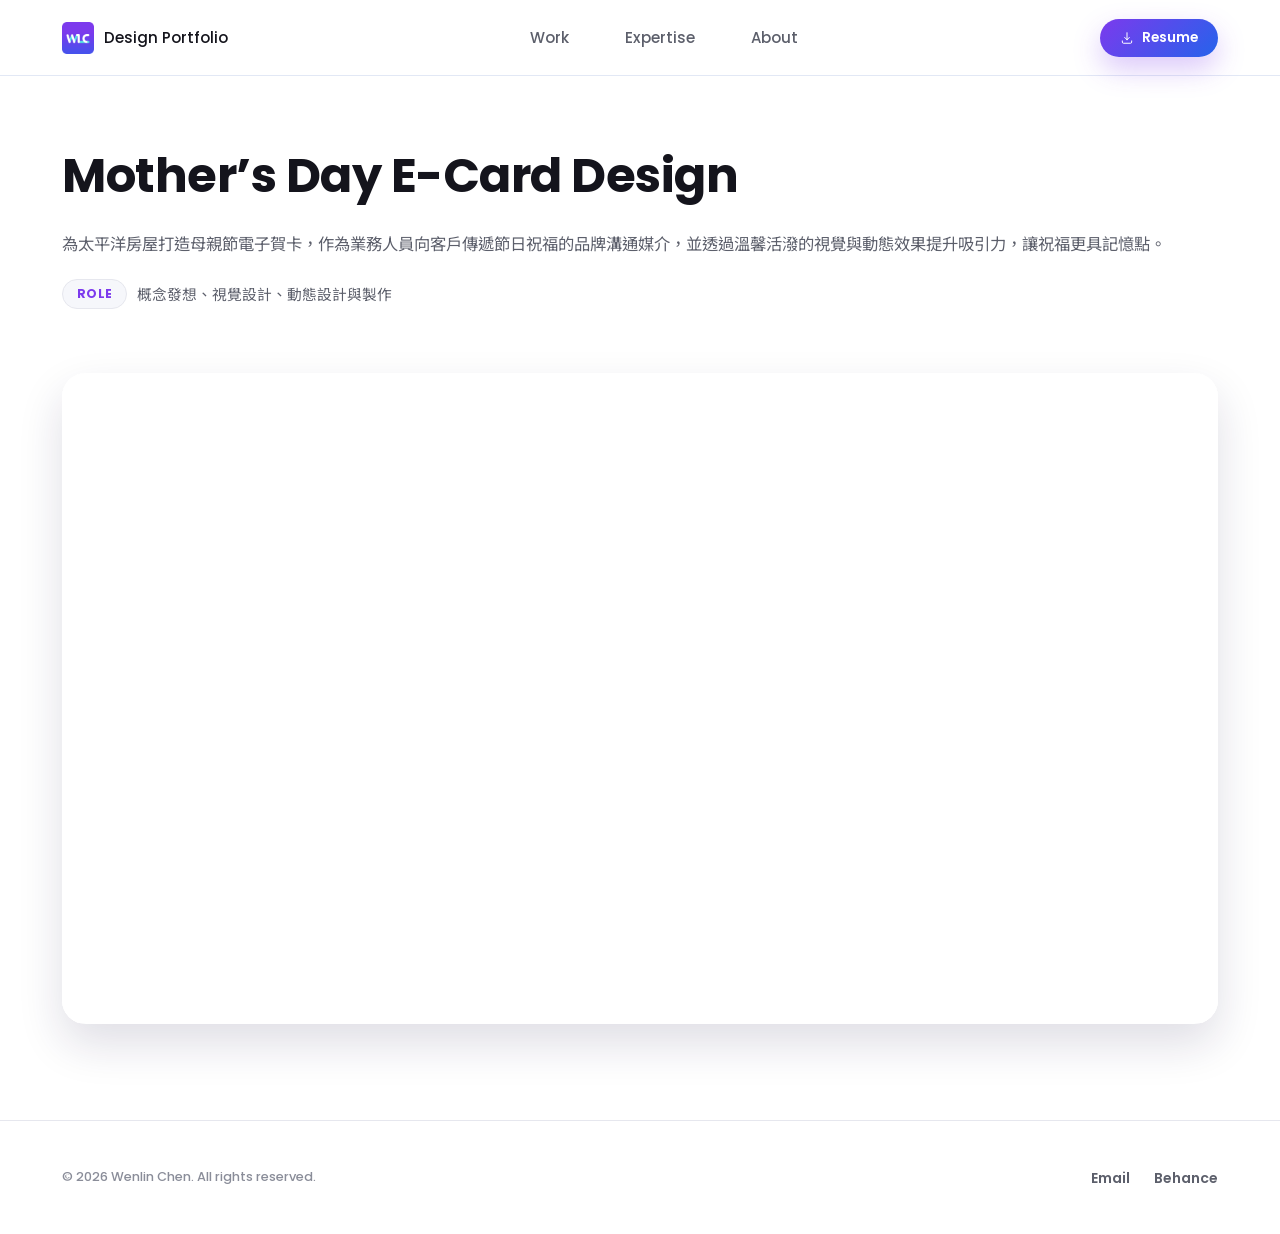
<file: page_04/index.html>
<!DOCTYPE html>
<html lang="zh-Hant">
<head>
  <meta charset="UTF-8" />
  <meta name="viewport" content="width=device-width, initial-scale=1.0" />
  <title>Mother’s Day Interactive E-Card | Wenlin Chen Design Portfolio</title>
  <meta name="description" content="Digital Media Design — T-FORCE BFCM 活動影音案例，概念發想與視覺設計。" />

  <link rel="icon" type="image/png" href="images/favicon.png" />

  <link rel="preconnect" href="https://fonts.googleapis.com" />
  <link rel="preconnect" href="https://fonts.gstatic.com" crossorigin />
  <link href="https://fonts.googleapis.com/css2?family=Poppins:wght@400;500;600;700;800&family=Noto+Sans+TC:wght@400;500;700&display=swap" rel="stylesheet" />

  <link rel="stylesheet" href="css/style.css" />
</head>
<body>

  <!-- Skip link for accessibility -->
  <a class="skip-link" href="#main">跳到主要內容</a>

  <!-- ============ Scroll progress bar ============ -->
  <!-- <div class="scroll-progress" id="scrollProgress" aria-hidden="true"></div> -->

  <!-- ============ Header / Nav ============ -->
  <header class="site-header" id="siteHeader">
    <div class="container header-inner">
      <a href="../index.html#top" class="logo" aria-label="回到首頁">
        <img class="logo-mark" src="images/wlc.png" alt="WLC">
        <span class="logo-text">Design Portfolio</span>
      </a>

      <nav class="main-nav" id="mainNav" aria-label="主選單">
        <ul>
          <li><a href="../index.html#work" class="nav-link">Work</a></li>
          <li><a href="../index.html#expertise" class="nav-link">Expertise</a></li>
          <li><a href="../index.html#about" class="nav-link">About</a></li>
        </ul>
      </nav>

      <div class="header-actions">
        <a href="../Resume/Wenlin%20Chen_Resume.pdf" class="btn btn-primary btn-sm" download="Wenlin Chen_Resume.pdf" target="_blank" rel="noopener"><svg viewBox="0 0 24 24" fill="none" aria-hidden="true"><path d="M12 3v12m0 0-4-4m4 4 4-4" stroke="currentColor" stroke-width="1.7" stroke-linecap="round" stroke-linejoin="round"/><path d="M4 17v2a2 2 0 0 0 2 2h12a2 2 0 0 0 2-2v-2" stroke="currentColor" stroke-width="1.7" stroke-linecap="round" stroke-linejoin="round"/></svg>Resume</a>
        <button class="nav-toggle" id="navToggle" aria-label="開啟選單" aria-expanded="false" aria-controls="mainNav">
          <span></span><span></span><span></span>
        </button>
      </div>
    </div>
  </header>

  <main id="main">

    <!-- ============ Case hero ============ -->
    <section class="case-hero">
      <div class="container">
        <!-- <a class="back-link reveal" data-reveal href="../index.html#work">
          <svg viewBox="0 0 24 24" fill="none" aria-hidden="true"><path d="M15 18l-6-6 6-6" stroke="currentColor" stroke-width="2" stroke-linecap="round" stroke-linejoin="round"/></svg>
          Back to Work
        </a> -->

        <h1 class="case-title reveal" data-reveal data-reveal-delay="1">Mother’s Day E-Card Design</h1>

        <p class="case-desc reveal" data-reveal data-reveal-delay="2">
          為太平洋房屋打造母親節電子賀卡，作為業務人員向客戶傳遞節日祝福的品牌溝通媒介，並透過溫馨活潑的視覺與動態效果提升吸引力，讓祝福更具記憶點。
        </p>

        <p class="case-role reveal" data-reveal data-reveal-delay="3">
          <span class="case-role-label">Role</span>
          概念發想、視覺設計、動態設計與製作
        </p>
      </div>
    </section>

    <!-- ============ Video stack ============ -->
    <section class="video-section">
      <div class="container">
        <div class="video-stack">

          <figure class="video-item reveal" data-reveal>
            <div class="ecard-frame ecard-frame--wide" id="ecardFrame">
              <iframe class="ecard-embed" src="ecard_01/ecard_1920x1080.html" title="太平洋房屋母親節祝福 e-card KV 動畫" loading="lazy" width="1920" height="1080" data-native-width="1920" data-native-height="1080"></iframe>
            </div>

          </figure>



        </div>
      </div>
    </section>

  </main>

  <!-- ============ Footer ============ -->
  <footer class="site-footer">
    <div class="container footer-inner">
      <a  class="logo logo-footer">
        <p class="footer-copy">&copy; <span id="year">2026</span> Wenlin Chen. All rights reserved.</p>
      </a>

      <ul class="footer-social">
        <li><a href="mailto:cwen0122@gmail.com" aria-label="Email">Email</a></li>
        <li><a href="https://www.behance.net/cwen0122600d" aria-label="Behance" target="_blank" rel="noopener">Behance</a></li>
      </ul>
    </div>
  </footer>

  <button class="back-to-top" id="backToTop" aria-label="回到頂部">
    <svg viewBox="0 0 24 24" fill="none"><path d="M12 19V5M5 12l7-7 7 7" stroke="currentColor" stroke-width="2" stroke-linecap="round" stroke-linejoin="round"/></svg>
  </button>

  <script src="js/main.js"></script>
</body>
</html>
</file>
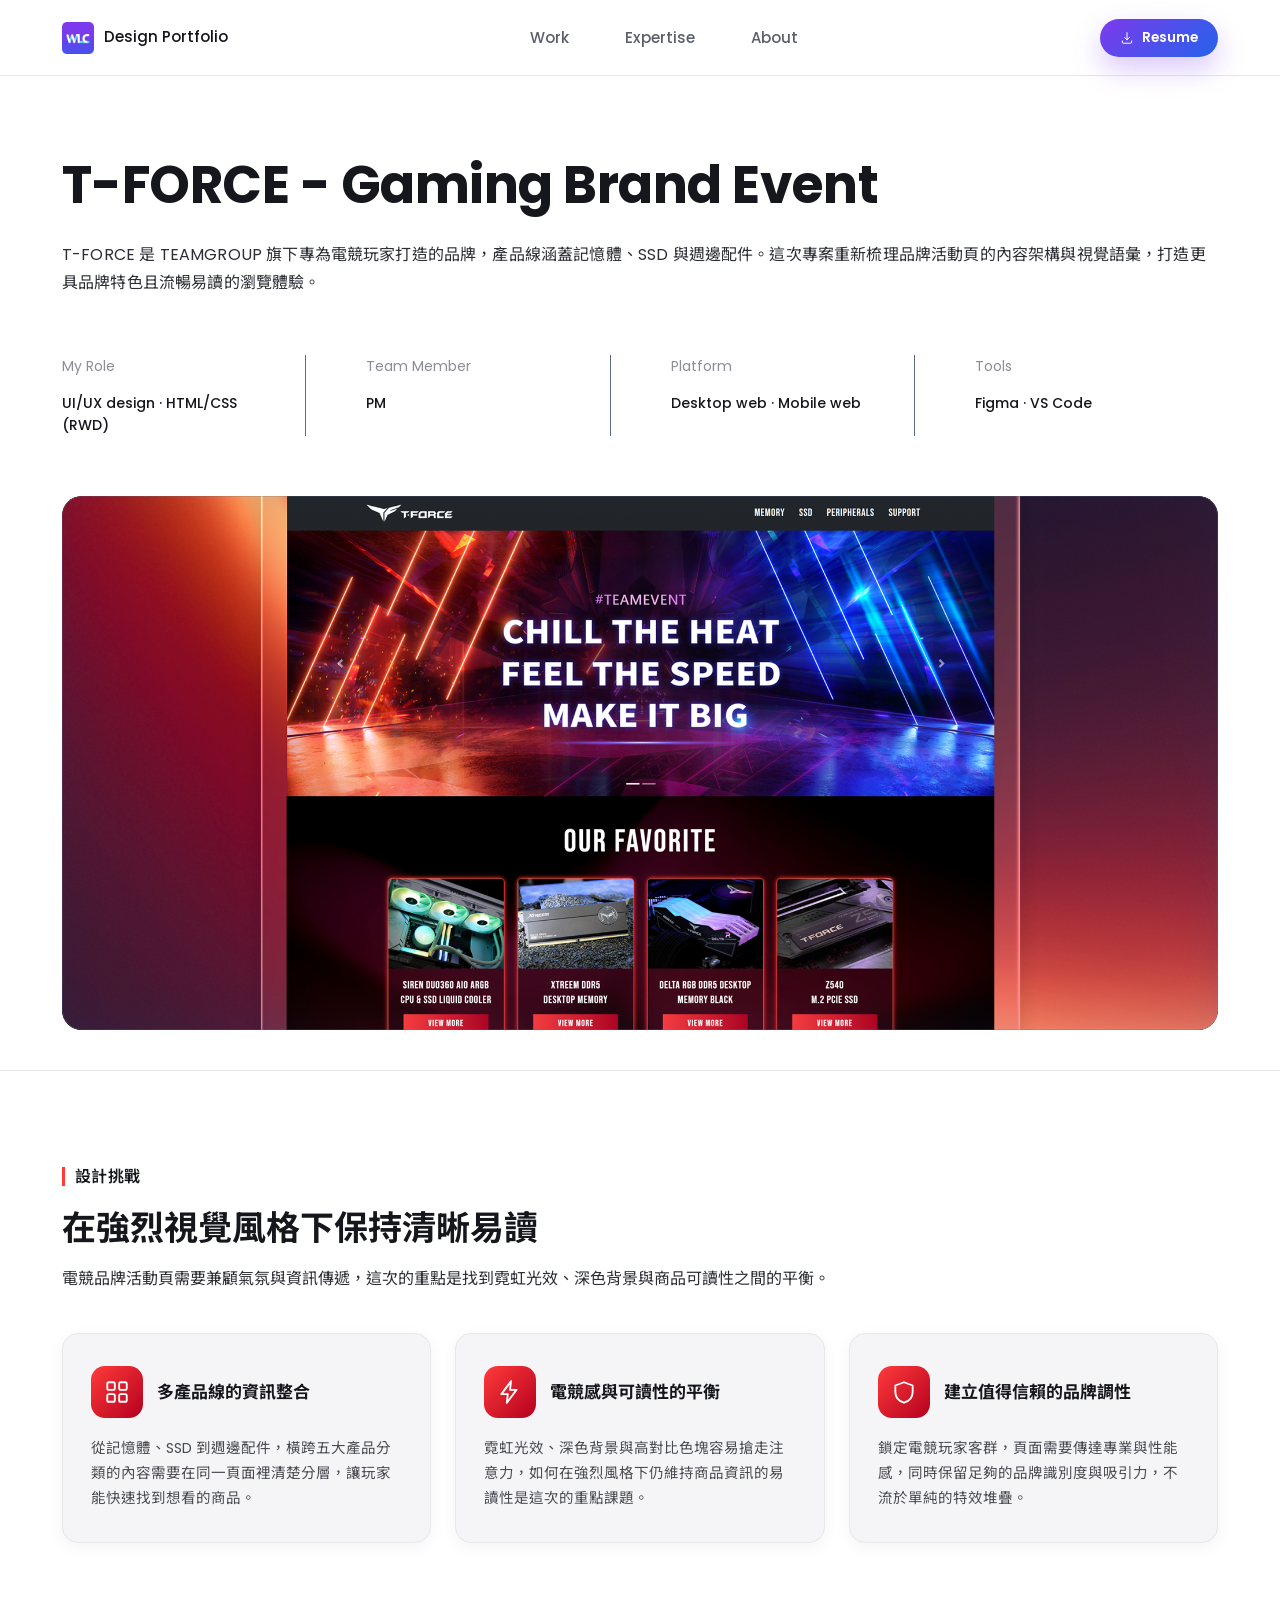
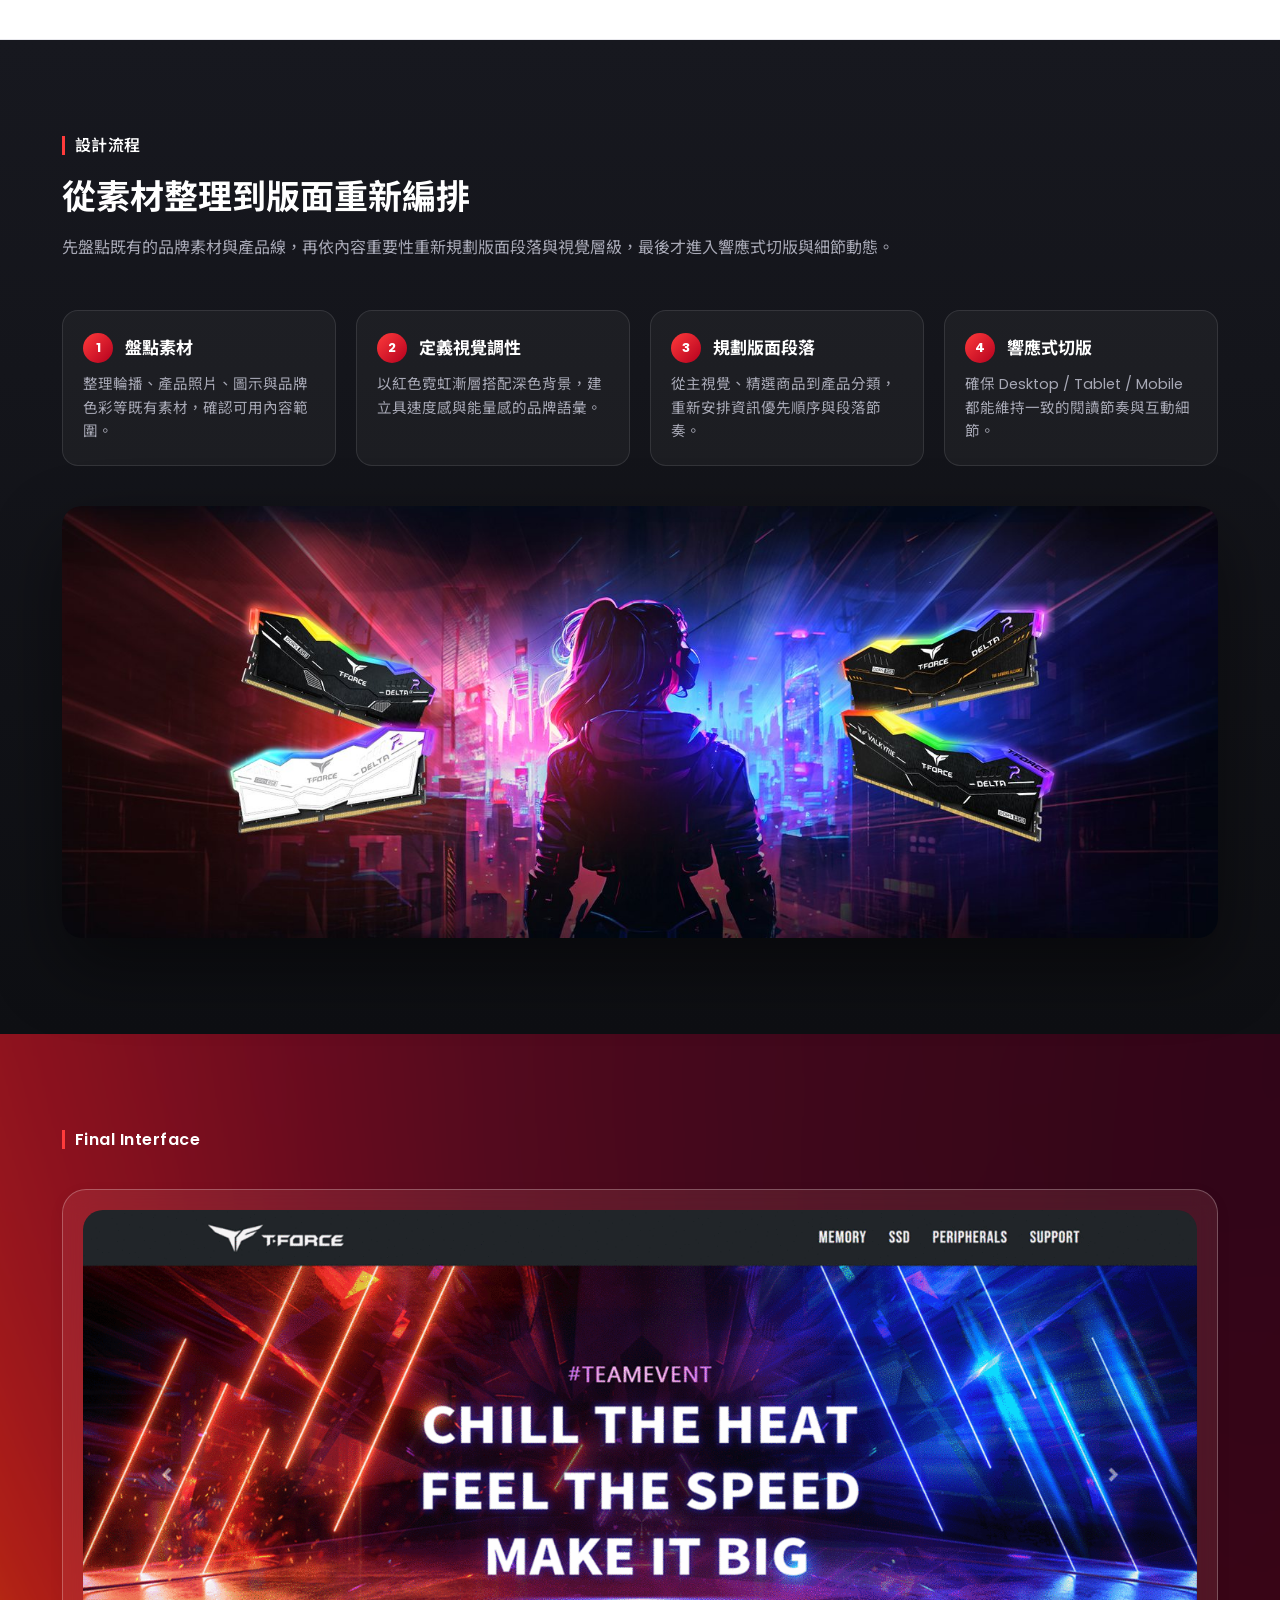
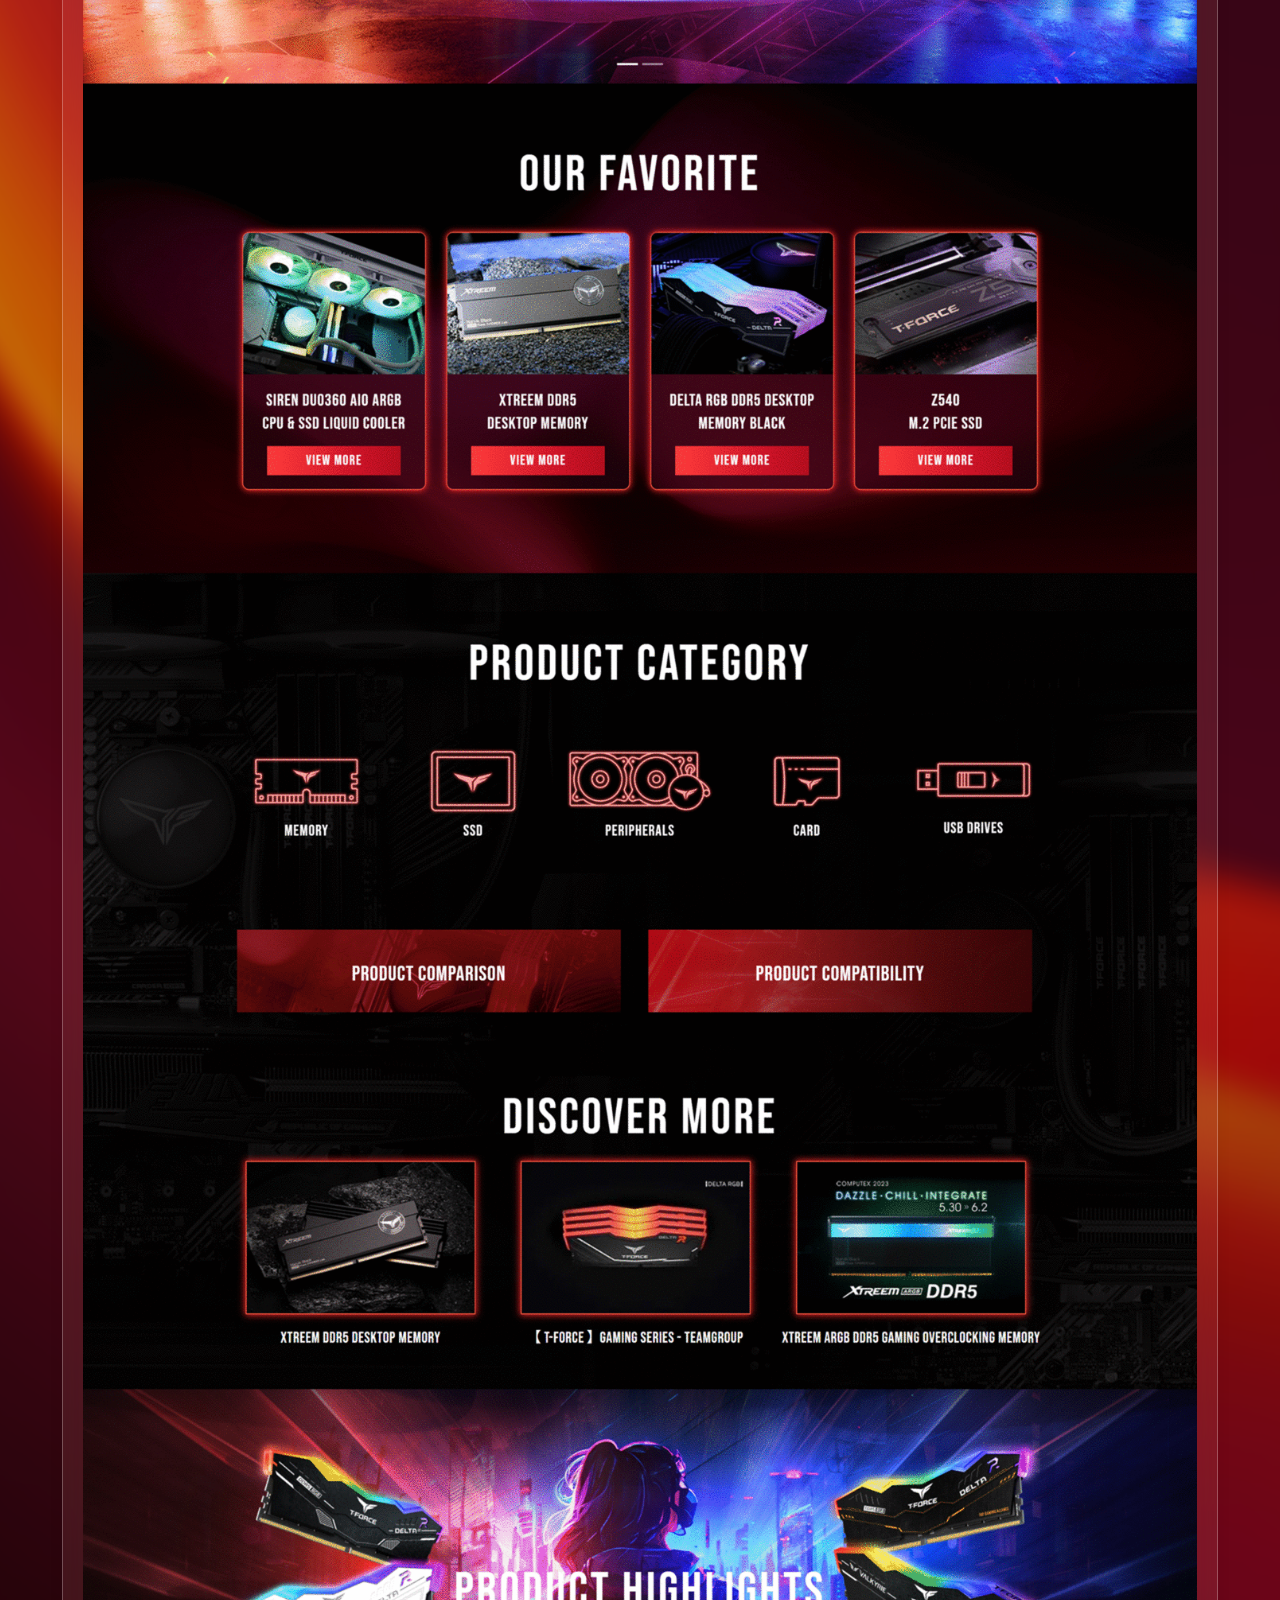
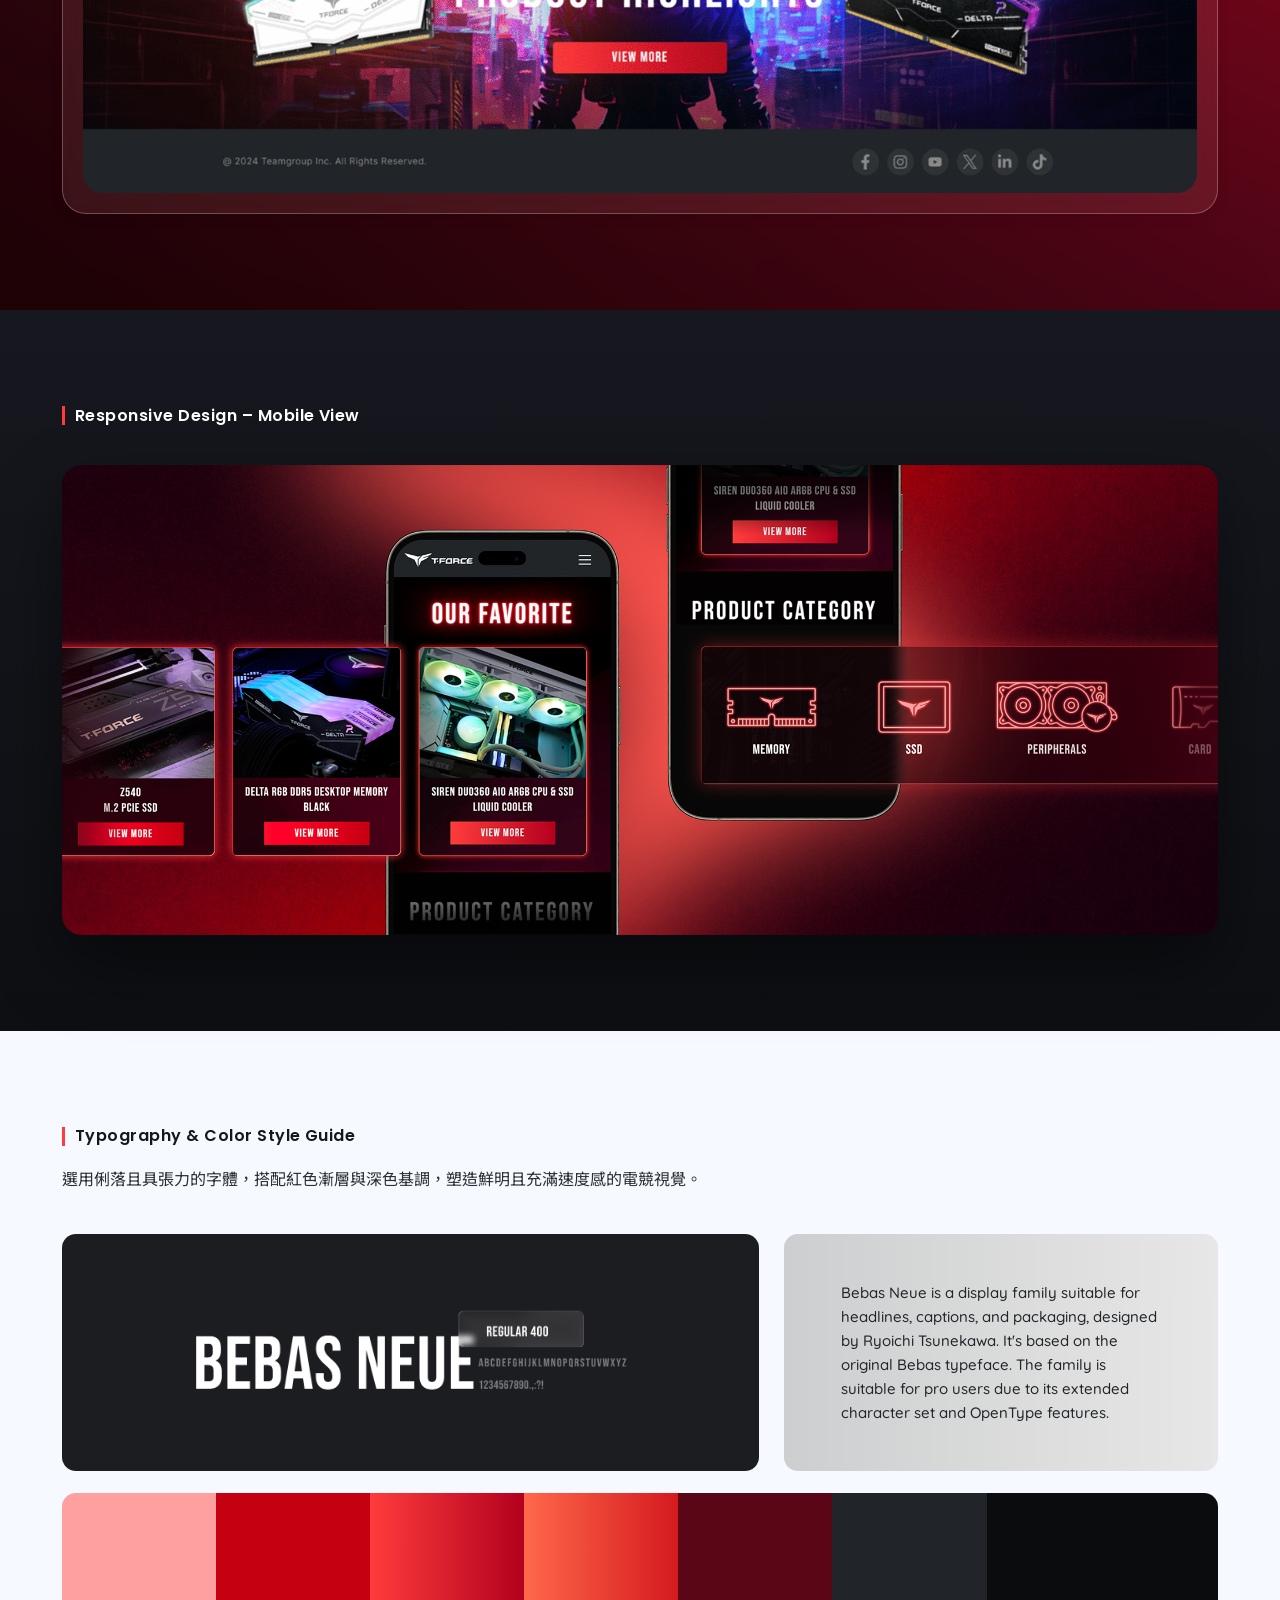
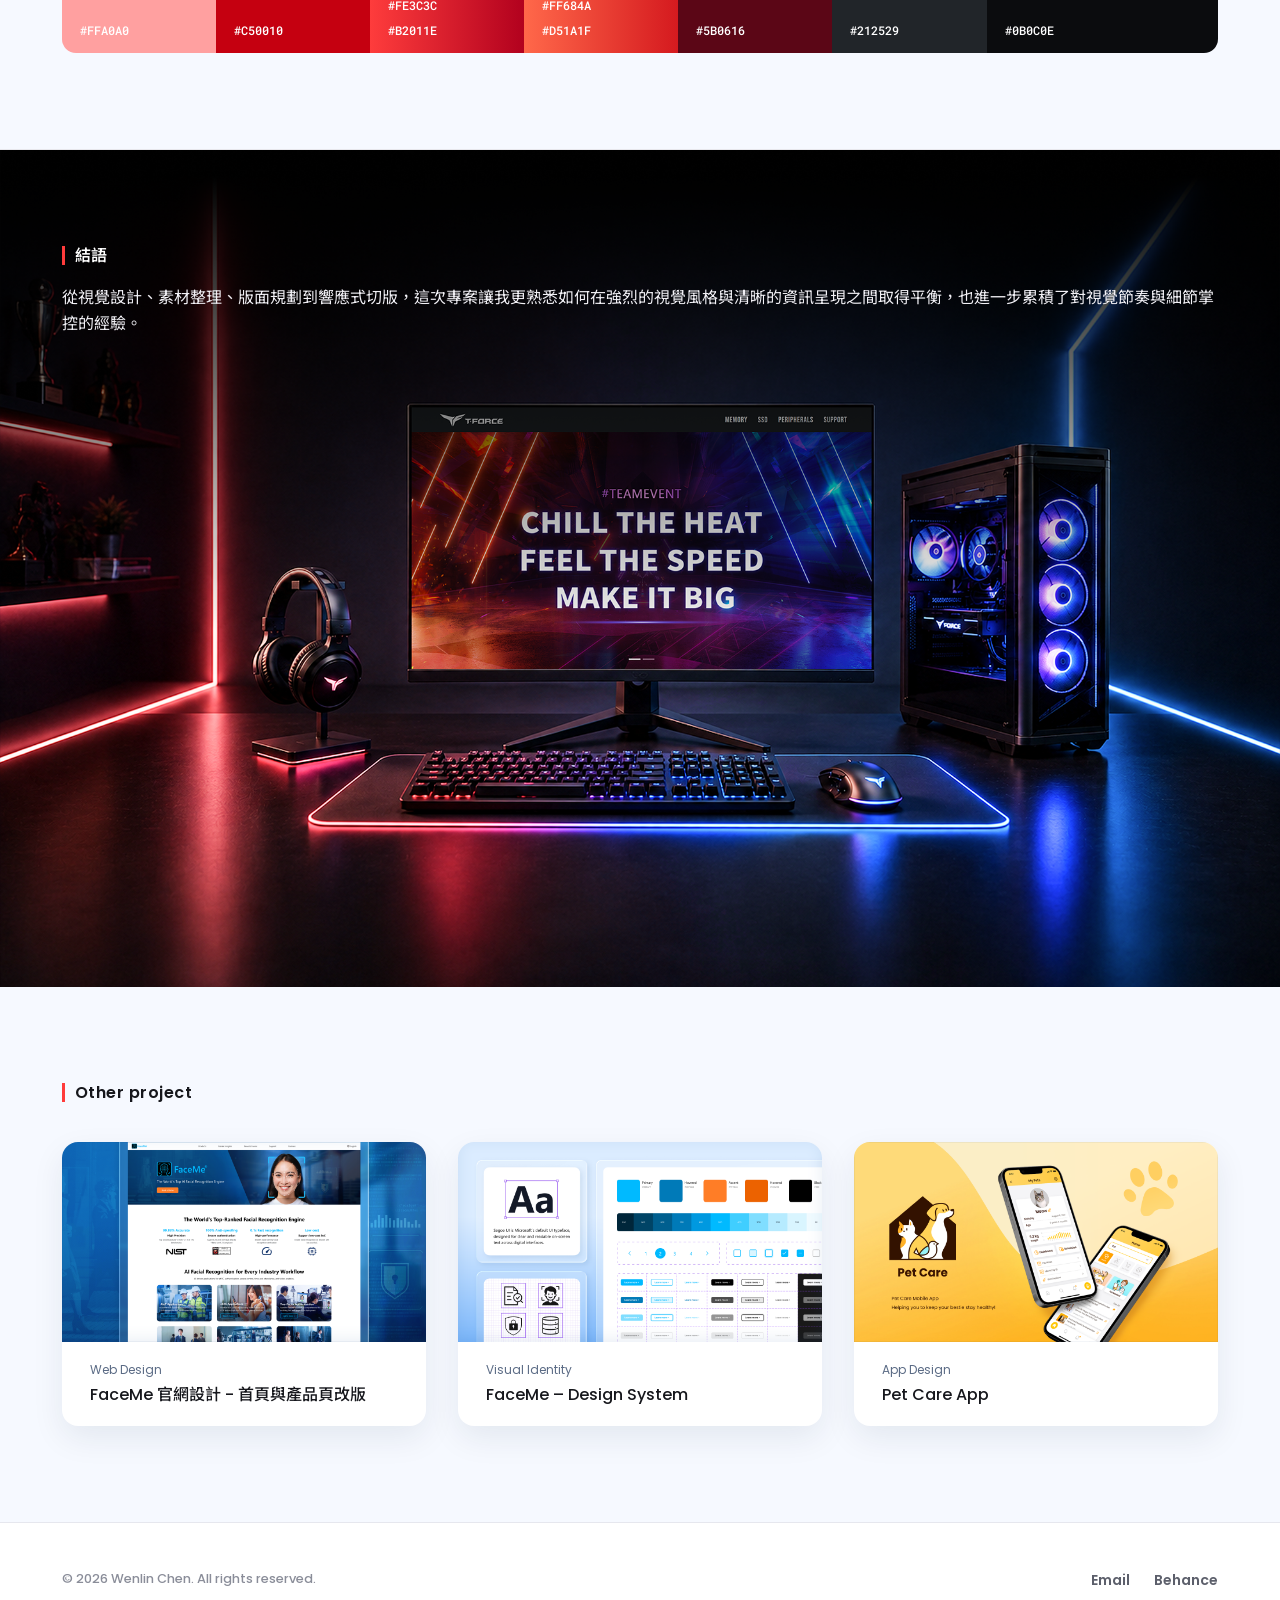
<file: tforcepage/index.html>
<!DOCTYPE html>
<html lang="zh-Hant">
<head>
<meta charset="UTF-8">
<meta name="viewport" content="width=device-width, initial-scale=1.0">
<title>Wenlin Chen | T-FORCE - Gaming Brand Event</title>
<meta name="description" content="T-FORCE 電競品牌活動頁設計案例：從素材整理、資訊架構到視覺規範與響應式切版，重新梳理一個橫跨記憶體、SSD 與週邊產品線的品牌活動頁。">
<link rel="preconnect" href="https://fonts.googleapis.com">
<link rel="preconnect" href="https://fonts.gstatic.com" crossorigin>
<link href="https://fonts.googleapis.com/css2?family=Poppins:wght@400;500;600;700;800&family=Noto+Sans+TC:wght@400;500;600;700;800&display=swap" rel="stylesheet">
<link rel="stylesheet" href="css/style.css">
  <link rel="icon" type="image/png" href="images/favicon.png" />
</head>
<body>

<div class="scroll-progress" id="scrollProgress"></div>

<header class="site-header" id="siteHeader">
  <div class="container header-inner">
    <a href="../index.html#top" class="logo" aria-label="回到首頁">
      <img class="logo-mark" src="images/wlc.png" alt="WLC">
      <span class="logo-text">Design Portfolio</span>
    </a>
    <nav class="main-nav" id="mainNav" aria-label="主選單">
      <ul>
        <li><a href="../index.html#work" class="nav-link">Work</a></li>
        <li><a href="../index.html#expertise" class="nav-link">Expertise</a></li>
        <li><a href="../index.html#about" class="nav-link">About</a></li>
      </ul>
    </nav>
    <div class="header-actions">
      <a href="../Resume/Wenlin%20Chen_Resume.pdf" class="btn btn-primary btn-sm" download="Wenlin Chen_Resume.pdf" target="_blank" rel="noopener"><svg viewBox="0 0 24 24" fill="none" aria-hidden="true"><path d="M12 3v12m0 0-4-4m4 4 4-4" stroke="currentColor" stroke-width="1.7" stroke-linecap="round" stroke-linejoin="round"/><path d="M4 17v2a2 2 0 0 0 2 2h12a2 2 0 0 0 2-2v-2" stroke="currentColor" stroke-width="1.7" stroke-linecap="round" stroke-linejoin="round"/></svg>Resume</a>
      <button class="nav-toggle" id="navToggle" aria-label="開啟選單" aria-expanded="false">
        <span></span><span></span><span></span>
      </button>
    </div>
  </div>
</header>

<main id="top">

  <!-- ============ Hero ============ -->
  <section class="hero">
    <div class="container">
      <h1 class="hero-title reveal">T-FORCE - Gaming Brand Event</h1>
      <p class="hero-desc reveal reveal-delay-1">T-FORCE 是 TEAMGROUP 旗下專為電競玩家打造的品牌，產品線涵蓋記憶體、SSD 與週邊配件。這次專案重新梳理品牌活動頁的內容架構與視覺語彙，打造更具品牌特色且流暢易讀的瀏覽體驗。</p>
      <div class="meta-row reveal reveal-delay-2">
        <div class="meta-item">
          <div class="meta-label">My Role</div>
          <div class="meta-value">UI/UX design ·  HTML/CSS (RWD)</div>
        </div>
        <div class="meta-item">
          <div class="meta-label">Team Member</div>
          <div class="meta-value">PM </div>
        </div>
        <div class="meta-item">
          <div class="meta-label">Platform</div>
          <div class="meta-value">Desktop web · Mobile web</div>
        </div>
        <div class="meta-item">
          <div class="meta-label">Tools</div>
          <div class="meta-value">Figma ·  VS Code</div>
        </div>
      </div>
      <figure class="hero-visual reveal reveal-delay-3">
        <div class="media-placeholder" style="aspect-ratio:1256/580;">
          <img src="images/hero-banner.png" alt="Hero Banner（暫時圖片）" loading="lazy">
        </div>
      </figure>
    </div>
  </section>

  <!-- ============ 設計挑戰 ============ -->
  <section class="section section-wh" id="challenge">
    <div class="container">
      <div class="fig-tag reveal is-visible"><span>設計挑戰</span></div>
      <h2 class="section-title reveal" data-delay="1">在強烈視覺風格下保持清晰易讀</h2>
      <p class="section-desc reveal" data-delay="2">電競品牌活動頁需要兼顧氣氛與資訊傳遞，這次的重點是找到霓虹光效、深色背景與商品可讀性之間的平衡。</p>

      <div class="card-grid">
        <div class="card reveal" data-delay="1">
          <div class="card-head">
            <div class="icon-badge">
              <svg viewBox="0 0 24 24" fill="none"><rect x="3" y="3" width="7" height="7" rx="1.5" stroke="currentColor" stroke-width="1.7"/><rect x="14" y="3" width="7" height="7" rx="1.5" stroke="currentColor" stroke-width="1.7"/><rect x="3" y="14" width="7" height="7" rx="1.5" stroke="currentColor" stroke-width="1.7"/><rect x="14" y="14" width="7" height="7" rx="1.5" stroke="currentColor" stroke-width="1.7"/></svg>
            </div>
            <h3>多產品線的資訊整合</h3>
          </div>
          <p>從記憶體、SSD 到週邊配件，橫跨五大產品分類的內容需要在同一頁面裡清楚分層，讓玩家能快速找到想看的商品。</p>
        </div>
        <div class="card reveal" data-delay="2">
          <div class="card-head">
            <div class="icon-badge">
              <svg viewBox="0 0 24 24" fill="none"><path d="M13 2 4 14h6l-1 8 9-12h-6l1-8Z" stroke="currentColor" stroke-width="1.7" stroke-linejoin="round"/></svg>
            </div>
            <h3>電競感與可讀性的平衡</h3>
          </div>
          <p>霓虹光效、深色背景與高對比色塊容易搶走注意力，如何在強烈風格下仍維持商品資訊的易讀性是這次的重點課題。</p>
        </div>
        <div class="card reveal" data-delay="3">
          <div class="card-head">
            <div class="icon-badge">
              <svg viewBox="0 0 24 24" fill="none"><path d="M12 3 4 6v6c0 5 3.4 8.5 8 9.9C16.6 20.5 20 17 20 12V6l-8-3Z" stroke="currentColor" stroke-width="1.7" stroke-linejoin="round"/></svg>
            </div>
            <h3>建立值得信賴的品牌調性</h3>
          </div>
          <p>鎖定電競玩家客群，頁面需要傳達專業與性能感，同時保留足夠的品牌識別度與吸引力，不流於單純的特效堆疊。</p>
        </div>
      </div>
    </div>
  </section>

  <!-- ============ 品牌介紹 About ============ -->
  <!-- <section class="section section-alt" id="about">
    <div class="container">
      <div class="fig-tag reveal is-visible"><span>品牌介紹</span></div>
      <h2 class="section-title reveal" data-delay="1">為電競玩家打造的品牌活動頁</h2>
      <p class="section-desc reveal" data-delay="2">T-FORCE 是一個品牌介紹與推薦型的網站，致力於開發專為電競玩家量身打造的專業級記憶體、SSD 等產品系列。這次的活動頁串連品牌識別、產品陣容與視覺風格，讓玩家能在同一個頁面快速認識品牌並找到想要的商品。</p>

      <div class="about-grid">
        <div class="about-list reveal" data-delay="1">
          <div class="about-point">
            <span class="idx dot-1">1</span>
            <div><h4>首頁輪播主視覺</h4><p>兩組輪播主視覺，分別導向當期主打的記憶體與 SSD 新品。</p></div>
          </div>
          <div class="about-point">
            <span class="idx dot-2">2</span>
            <div><h4>五大產品分類</h4><p>Memory / SSD / Peripherals / Card / USB Drives，以霓虹圖示快速導覽。</p></div>
          </div>
          <div class="about-point">
            <span class="idx dot-3">3</span>
            <div><h4>人氣精選商品</h4><p>四款熱門商品組成 Our Favorite 專區，強化重點曝光。</p></div>
          </div>
          <div class="about-point">
            <span class="idx dot-4">4</span>
            <div><h4>深色電競視覺語彙</h4><p>以暗色背景搭配紅色漸層與霓虹光暈，凸顯產品的性能感。</p></div>
          </div>
        </div>
        <div class="about-photos reveal reveal-delay-2">
          <figure><img src="images/product-xtreem-ddr5.jpg" alt="T-FORCE XTREEM DDR5 Narvik Black 桌上型記憶體"></figure>
          <figure><img src="images/product-delta-rgb.jpg" alt="T-FORCE DELTA RGB DDR5 桌上型記憶體"></figure>
        </div>
      </div>
    </div>
  </section> -->

  <!-- ============ 設計流程（深色） ============ -->
  <section class="section section-dark" id="flow">
    <div class="container">
      <div class="fig-tag reveal is-visible"><span>設計流程</span></div>
      <h2 class="section-title reveal" data-delay="1">從素材整理到版面重新編排</h2>
      <p class="section-desc reveal" data-delay="2">先盤點既有的品牌素材與產品線，再依內容重要性重新規劃版面段落與視覺層級，最後才進入響應式切版與細節動態。</p>



      <div class="flow-steps">
        <div class="flow-step reveal" data-delay="1">
          <div class="step-head"><div class="step-idx">1</div>
          <h4>盤點素材</h4></div>
          <p>整理輪播、產品照片、圖示與品牌色彩等既有素材，確認可用內容範圍。</p>
        </div>
        <div class="flow-step reveal" data-delay="2">
          <div class="step-head"><div class="step-idx">2</div>
          <h4>定義視覺調性</h4></div>
          <p>以紅色霓虹漸層搭配深色背景，建立具速度感與能量感的品牌語彙。</p>
        </div>
        <div class="flow-step reveal" data-delay="3">
          <div class="step-head"><div class="step-idx">3</div>
          <h4>規劃版面段落</h4></div>
          <p>從主視覺、精選商品到產品分類，重新安排資訊優先順序與段落節奏。</p>
        </div>
        <div class="flow-step reveal" data-delay="4">
          <div class="step-head"><div class="step-idx">4</div>
          <h4>響應式切版</h4></div>
          <p>確保 Desktop / Tablet / Mobile 都能維持一致的閱讀節奏與互動細節。</p>
        </div>
      </div>
            <figure class="flow-figure reveal reveal-delay-2">
        <img src="images/flow-visual.jpg" alt="T-FORCE DELTA RGB DDR5 品牌形象視覺">
      </figure>
    </div>
  </section>

  <!-- ============ 頁面設計 / 瀏覽器視窗模擬 ============ -->
  <section class="section section-dark" id="screens">
    <div class="container">
      <div class="fig-tag reveal is-visible"><span>Final Interface</span></div>
      <!-- <h2 class="section-title reveal" data-delay="1">建立可延展的元件庫</h2> -->
      <!-- <p class="section-desc reveal" data-delay="2">把輸入框、選單、Tab、行事曆、按鈕等常用介面整理成統一規範的元件庫，確保新增畫面時能維持一致的操作邏輯與視覺語言。</p> -->

      <div class="ui-library reveal reveal-delay-2 is-visible">
        <section class="card card--blue card--shadow">

          <div class="placeholder placeholder--radius">
            <img src="images/screens-visual.png" alt="Border Radius preview">
          </div>
          <!-- <div class="clear fm-space"></div> -->
        </section>
      </div>

      <!-- <div class="stats-row">
        <div class="stat-pill reveal" data-delay="1">
          <span class="stat-pill-icon">
            <svg viewBox="0 0 24 24" fill="none"><rect x="3" y="5" width="18" height="16" rx="2" stroke="currentColor" stroke-width="1.7"/><path d="M3 9h18" stroke="currentColor" stroke-width="1.7"/></svg>
          </span>
          <span class="stat-pill-text">
            <span class="stat-number" data-target="10">0</span>
            <span class="stat-pill-label">個核心畫面</span>
          </span>
        </div>
        <div class="stat-pill reveal" data-delay="2">
          <span class="stat-pill-icon">
            <svg viewBox="0 0 24 24" fill="none"><rect x="3" y="3" width="7" height="7" rx="1.5" stroke="currentColor" stroke-width="1.7"/><rect x="14" y="3" width="7" height="7" rx="1.5" stroke="currentColor" stroke-width="1.7"/><rect x="3" y="14" width="7" height="7" rx="1.5" stroke="currentColor" stroke-width="1.7"/><rect x="14" y="14" width="7" height="7" rx="1.5" stroke="currentColor" stroke-width="1.7"/></svg>
          </span>
          <span class="stat-pill-text">
            <span class="stat-number" data-target="12">0</span>
            <span class="stat-pill-label">組元件規範</span>
          </span>
        </div>
        <div class="stat-pill reveal" data-delay="3">
          <span class="stat-pill-icon">
            <svg viewBox="0 0 24 24" fill="none"><circle cx="8" cy="8" r="3.2" stroke="currentColor" stroke-width="1.7"/><circle cx="16" cy="8" r="3.2" stroke="currentColor" stroke-width="1.7"/><circle cx="8" cy="16" r="3.2" stroke="currentColor" stroke-width="1.7"/><circle cx="16" cy="16" r="3.2" stroke="currentColor" stroke-width="1.7"/></svg>
          </span>
          <span class="stat-pill-text">
            <span class="stat-number" data-target="5">0</span>
            <span class="stat-pill-label">個品牌色彩</span>
          </span>
        </div>
        <div class="stat-pill reveal" data-delay="4">
          <span class="stat-pill-icon">
            <svg viewBox="0 0 24 24" fill="none"><path d="M12 21c-5-4-8-7.5-8-11a5 5 0 0 1 9-3 5 5 0 0 1 9 3c0 3.5-3 7-8 11a1.4 1.4 0 0 1-2 0Z" stroke="currentColor" stroke-width="1.7" stroke-linejoin="round"/></svg>
          </span>
          <span class="stat-pill-text">
            <span class="stat-number" data-target="9">0</span>
            <span class="stat-pill-label">種寵物分類</span>
          </span>
        </div>
      </div> -->
    </div>
  </section>

    <!-- ============ 產品分類 ============ -->
  <section class="section section-dark" id="category">
    <div class="container">
      <div class="fig-tag reveal is-visible"><span>Responsive Design – Mobile View</span></div>
      <!-- <h2 class="section-title reveal" data-delay="1">五大分類，快速找到需要的裝備</h2>
      <p class="section-desc reveal" data-delay="2">以霓虹線條圖示定義每個產品類別，讓玩家能依需求快速切換瀏覽記憶體、SSD、週邊、顯示卡與隨身碟。</p> -->

      <figure class="flow-figure reveal reveal-delay-2">
        <img src="images/mobile.png" alt="T-FORCE DELTA RGB DDR5 品牌形象視覺">
      </figure>


    </div>
  </section>

  <!-- ============ 主打商品 + 專案數據 ============ -->
  <!-- <section class="section section-alt" id="highlights">
    <div class="container">
      <div class="fig-tag reveal is-visible"><span>主打商品</span></div>
      <h2 class="section-title reveal" data-delay="1">四款人氣商品，強化重點曝光</h2>
      <p class="section-desc reveal" data-delay="2">從全站商品中挑選四款詢問度最高的品項，以放大商品攝影搭配簡短命名，快速建立第一印象。</p>

      <div class="product-grid">
        <div class="product-card reveal" data-delay="1">
          <div class="product-thumb"><img src="images/product-siren-aio.jpg" alt="SIREN DUO360 AIO ARGB CPU 液冷散熱器"></div>
          <div class="product-info">
            <span class="product-tag">Cooling</span>
            <h4>SIREN DUO360 AIO ARGB<br>液冷散熱器</h4>
          </div>
        </div>
        <div class="product-card reveal" data-delay="2">
          <div class="product-thumb"><img src="images/product-xtreem-ddr5.jpg" alt="XTREEM DDR5 Narvik Black 桌上型記憶體"></div>
          <div class="product-info">
            <span class="product-tag">Memory</span>
            <h4>XTREEM DDR5<br>桌上型記憶體</h4>
          </div>
        </div>
        <div class="product-card reveal" data-delay="3">
          <div class="product-thumb"><img src="images/product-delta-rgb.jpg" alt="DELTA RGB DDR5 桌上型記憶體"></div>
          <div class="product-info">
            <span class="product-tag">Memory</span>
            <h4>DELTA RGB DDR5<br>桌上型記憶體</h4>
          </div>
        </div>
        <div class="product-card reveal" data-delay="4">
          <div class="product-thumb"><img src="images/product-z540-ssd.jpg" alt="Z540 M.2 PCIe Gen5 SSD 固態硬碟"></div>
          <div class="product-info">
            <span class="product-tag">SSD</span>
            <h4>Z540 M.2 PCIe SSD<br>Gen5 固態硬碟</h4>
          </div>
        </div>
      </div>

      <div class="stats-row">
        <div class="stat-pill reveal" data-delay="1">
          <span class="stat-pill-icon">
            <svg viewBox="0 0 24 24" fill="none"><rect x="3" y="3" width="7" height="7" rx="1.5" stroke="currentColor" stroke-width="1.7"/><rect x="14" y="3" width="7" height="7" rx="1.5" stroke="currentColor" stroke-width="1.7"/><rect x="3" y="14" width="7" height="7" rx="1.5" stroke="currentColor" stroke-width="1.7"/><rect x="14" y="14" width="7" height="7" rx="1.5" stroke="currentColor" stroke-width="1.7"/></svg>
          </span>
          <span class="stat-pill-text">
            <span class="stat-number" data-target="5">0</span>
            <span class="stat-pill-label">大產品分類</span>
          </span>
        </div>
        <div class="stat-pill reveal" data-delay="2">
          <span class="stat-pill-icon">
            <svg viewBox="0 0 24 24" fill="none"><rect x="3" y="5" width="18" height="14" rx="2" stroke="currentColor" stroke-width="1.7"/><path d="M8 21h8M12 19v2" stroke="currentColor" stroke-width="1.7" stroke-linecap="round"/></svg>
          </span>
          <span class="stat-pill-text">
            <span class="stat-number" data-target="2">0</span>
            <span class="stat-pill-label">組主視覺輪播</span>
          </span>
        </div>
        <div class="stat-pill reveal" data-delay="3">
          <span class="stat-pill-icon">
            <svg viewBox="0 0 24 24" fill="none"><path d="M12 21c-5-4-8-7.5-8-11a5 5 0 0 1 9-3 5 5 0 0 1 9 3c0 3.5-3 7-8 11a1.4 1.4 0 0 1-2 0Z" stroke="currentColor" stroke-width="1.7" stroke-linejoin="round"/></svg>
          </span>
          <span class="stat-pill-text">
            <span class="stat-number" data-target="4">0</span>
            <span class="stat-pill-label">款主打商品</span>
          </span>
        </div>
        <div class="stat-pill reveal" data-delay="4">
          <span class="stat-pill-icon">
            <svg viewBox="0 0 24 24" fill="none"><path d="M8 5v14l11-7-11-7Z" stroke="currentColor" stroke-width="1.7" stroke-linejoin="round"/></svg>
          </span>
          <span class="stat-pill-text">
            <span class="stat-number" data-target="3">0</span>
            <span class="stat-pill-label">支介紹影片</span>
          </span>
        </div>
      </div>
    </div>
  </section> -->



  <!-- ============ 視覺規範 ============ -->
  <section class="section section-alt" id="visual">
    <div class="container">
      <div class="fig-tag reveal is-visible"><span>Typography & Color Style Guide</span></div>
      <!-- <h2 class="section-title reveal" data-delay="1">紅色霓虹漸層與深色電競語彙</h2> -->
      <p class="section-desc reveal" data-delay="2">選用俐落且具張力的字體，搭配紅色漸層與深色基調，塑造鮮明且充滿速度感的電競視覺。</p>

      <div class="bebas-guide reveal reveal-delay-2">
        <div class="top-row">
          <div class="dark-card">
            <div class="image-frame">
              <img src="images/bebas-placeholder.png" alt="Placeholder image" class="placeholder-img">
            </div>
          </div>
          <div class="info-card">
            <p>Bebas Neue is a display family suitable for headlines, captions, and packaging, designed by Ryoichi Tsunekawa. It's based on the original Bebas typeface. The family is suitable for pro users due to its extended character set and OpenType features.</p>
          </div>
        </div>
        <div class="palette">
          <div class="swatch swatch-1">
            <span class="swatch-label">#FFA0A0</span>
          </div>
          <div class="swatch swatch-2">
            <span class="swatch-label">#C50010</span>
          </div>
          <div class="swatch swatch-3 swatch-multi">
            <span class="swatch-label">#FE3C3C</span>
            <span class="swatch-label">#B2011E</span>
          </div>
          <div class="swatch swatch-4 swatch-multi">
            <span class="swatch-label">#FF684A</span>
            <span class="swatch-label">#D51A1F</span>
          </div>
          <div class="swatch swatch-5">
            <span class="swatch-label">#5B0616</span>
          </div>
          <div class="swatch swatch-6">
            <span class="swatch-label">#212529</span>
          </div>
          <div class="swatch swatch-7">
            <span class="swatch-label">#0B0C0E</span>
          </div>
        </div>
      </div>


    </div>
  </section>

  <!-- ============ 結語 ============ -->
<section class="section section-dark" id="closing">
  <!-- <section class="closing"> -->

    <div class="container">
      <div class="fig-tag reveal is-visible"><span>結語</span></div>
      <p class="closing-text reveal">從視覺設計、素材整理、版面規劃到響應式切版，這次專案讓我更熟悉如何在強烈的視覺風格與清晰的資訊呈現之間取得平衡，也進一步累積了對視覺節奏與細節掌控的經驗。</p>

      <div class="closing-mark">

        <span></span>
      </div>
    </div>
  </section>

  <!-- ================= Other Projects ================= -->
  <section class="section section-alt">
    <div class="container">
      <div class="fig-tag reveal is-visible"><span>Other project</span></div>

      <div class="other-projects-grid">
                        <a href="../facemewebsite/index.html" class="project-card reveal is-visible" data-delay="2">
          <div class="project-thumb"><img src="images/faceme-web.png" alt="AirCeiling Landing Page Design" loading="lazy"></div>
          <div class="project-info">
            <span class="project-tag">Web Design</span>
            <h3>FaceMe 官網設計 - 首頁與產品頁改版</h3>
          </div>
        </a>

        <a href="../DesignSystem/index.html" class="project-card reveal is-visible" data-delay="1">
          <div class="project-thumb"><img src="images/faceme-design-system.png" alt="AirCeiling Landing Page Design" loading="lazy"></div>
          <div class="project-info">
            <span class="project-tag">Visual Identity </span>
            <h3>FaceMe – Design System</h3>
          </div>
        </a>
                <a href="../petcareapp/index.html" class="project-card reveal is-visible" data-delay="2">
          <div class="project-thumb"><img src="images/petcare-app.png" alt="AirCeiling Landing Page Design" loading="lazy"></div>
          <div class="project-info">
            <span class="project-tag">App Design</span>
            <h3>Pet Care App</h3>
          </div>
        </a>


      </div>
    </div>
  </section>

</main>

<footer class="site-footer">
  <div class="container footer-inner">
    <a  class="logo logo-footer">
      <p class="footer-copy">&copy; <span id="year">2026</span> Wenlin Chen. All rights reserved.</p>
    </a>
    <ul class="footer-social">
      <li><a href="mailto:cwen0122@gmail.com" aria-label="Email">Email</a></li>
      <li><a href="https://www.behance.net/cwen0122600d" aria-label="Behance" target="_blank" rel="noopener">Behance</a></li>
    </ul>
  </div>
</footer>

<button class="back-to-top" id="backToTop" aria-label="回到頂部">
    <svg viewBox="0 0 24 24" fill="none"><path d="M12 19V5M5 12l7-7 7 7" stroke="currentColor" stroke-width="2" stroke-linecap="round" stroke-linejoin="round"></path></svg>
  </button>

<script src="js/main.js"></script>
</body>
</html>
</file>
<file: css/style.css>
/* ==========================================================================
   Wenlin Chen — Design Portfolio
   style.css — all layout, styling and micro-animations live here.
   ========================================================================== */

/* ---------- Design tokens ---------- */
:root {
  --color-bg: #ffffff;
  --color-bg-alt: #f6f7fb;
  --color-text: #14141c;
  --color-text-muted: #5c5f6b;
  --color-text-faint: #8a8d99;
  --color-border: #e6e7ee;

  --color-primary: #7c3aed;
  --color-primary-dark: #5b21b6;
  --color-primary-light: #a78bfa;
  --color-secondary: #2563eb;

  --gradient-primary: linear-gradient(135deg, #7c3aed 0%, #2563eb 100%);
  --gradient-text: linear-gradient(120deg, #7c3aed 0%, #2563eb 55%, #06b6d4 100%);

  --shadow-sm: 0 1px 3px rgba(20, 20, 28, 0.06), 0 1px 2px rgba(20, 20, 28, 0.04);
  --shadow-md: 0 8px 24px rgba(20, 20, 28, 0.08);
  --shadow-lg: 0 20px 45px rgba(31, 22, 74, 0.14);
  --shadow-primary: 0 12px 28px rgba(124, 58, 237, 0.28);

  --radius-sm: 10px;
  --radius-md: 16px;
  --radius-lg: 24px;
  --radius-pill: 999px;

  --font-latin: "Poppins", "Noto Sans TC", "Microsoft JhengHei", "PingFang TC", sans-serif;
  --font-cjk: "Poppins", "Noto Sans TC", "Microsoft JhengHei", "PingFang TC", sans-serif;

  --container-w: 1256px;
  --header-h: 76px;

  --ease-out: cubic-bezier(0.16, 1, 0.3, 1);
  --dur-fast: 0.2s;
  --dur-base: 0.4s;
  --dur-slow: 0.8s;
}

/* ---------- Reset ---------- */
* ,
*::before,
*::after {
  box-sizing: border-box;
}

html {
  scroll-behavior: smooth;
  scroll-padding-top: var(--header-h);
}

body {
  margin: 0;
  font-family: var(--font-cjk);
  color: var(--color-text);
  background: var(--color-bg);
  -webkit-font-smoothing: antialiased;
  text-rendering: optimizeLegibility;
  overflow-x: hidden;
}

img {
  max-width: 100%;
  display: block;
}

a {
  color: inherit;
  text-decoration: none;
}

ul {
  list-style: none;
  margin: 0;
  padding: 0;
}

h1, h2, h3, h4, p, dl, dd, figure {
  margin: 0;
}

button {
  font: inherit;
  color: inherit;
  background: none;
  border: none;
  cursor: pointer;
}

svg {
  width: 100%;
  height: 100%;
}

.container {
  width: 100%;
  max-width: var(--container-w);
  margin-inline: auto;
  padding-inline: 50px;
}

@media (min-width: 1440px) {
  .container {
    max-width: 1320px;
  }
}

@media (max-width: 860px) {
  .container {
    padding-inline: 20px;
  }
}

@media (max-width: 480px) {
  .container {
    padding-inline: 20px;
  }
}

.skip-link {
  position: absolute;
  left: 12px;
  top: -60px;
  background: var(--color-primary);
  color: #fff;
  padding: 10px 16px;
  border-radius: var(--radius-sm);
  z-index: 1000;
  transition: top var(--dur-fast) var(--ease-out);
}

.skip-link:focus {
  top: 12px;
}

/* ---------- Scroll progress bar ---------- */
.scroll-progress {
  position: fixed;
  top: 0;
  left: 0;
  height: 3px;
  width: 0%;
  background: var(--gradient-primary);
  z-index: 1100;
  transition: width 0.12s linear;
}

/* ---------- Buttons ---------- */
.btn {
  display: inline-flex;
  align-items: center;
  gap: 8px;
  padding: 13px 26px;
  border-radius: var(--radius-pill);
  font-weight: 600;
  font-size: 0.95rem;
  white-space: nowrap;
  transition: transform var(--dur-fast) var(--ease-out),
              box-shadow var(--dur-fast) var(--ease-out),
              background var(--dur-fast) var(--ease-out),
              color var(--dur-fast) var(--ease-out);
}

.btn svg {
  width: 18px;
  height: 18px;
  flex: none;
}

.btn-primary {
  background: var(--gradient-primary);
  color: #fff;
  box-shadow: var(--shadow-primary);
}

.btn-primary:hover,
.btn-primary:focus-visible {
  transform: translateY(-2px);
  box-shadow: 0 16px 32px rgba(124, 58, 237, 0.34);
}

.btn-primary:active {
  transform: translateY(0);
}

.btn-outline {
  background: transparent;
  color: var(--color-text);
  border: 1.5px solid var(--color-border);
}

.btn-outline:hover,
.btn-outline:focus-visible {
  border-color: var(--color-primary);
  color: var(--color-primary);
  transform: translateY(-2px);
}

.btn-sm {
  padding: 9px 20px;
  font-size: 0.85rem;
}

.btn-sm svg {
  width: 14px;
  height: 14px;
}

/* ---------- Header ---------- */
.site-header {
  position: fixed;
  inset-inline: 0;
  top: 0;
  height: var(--header-h);
  z-index: 1000;
  display: flex;
  align-items: center;
  background: rgba(255, 255, 255, 0.7);
  backdrop-filter: blur(14px) saturate(1.4);
  -webkit-backdrop-filter: blur(14px) saturate(1.4);
  border-bottom: 1px solid transparent;
  transition: background var(--dur-fast) var(--ease-out),
              border-color var(--dur-fast) var(--ease-out),
              box-shadow var(--dur-fast) var(--ease-out);
  /* border-bottom: 1px solid #e2e8f5;             */
}

.site-header.is-scrolled {
  background: rgba(255, 255, 255, 0.92);
  border-bottom-color: var(--color-border);
  box-shadow: var(--shadow-sm);
}

.header-inner {
  display: flex;
  align-items: center;
  justify-content: space-between;
  gap: 20px;
}

.logo {
  display: inline-flex;
  align-items: center;
  gap: 10px;
  font-weight: 500;
}

.logo-mark {
  display: block;
  height: 32px;
  width: auto;
  object-fit: contain;
}

.logo-text {
  font-size: 0.95rem;
  color: var(--color-text);
}

.main-nav ul {
  display: flex;
  align-items: center;
  gap: 56px;
}

.nav-link {
  position: relative;
  font-size: 0.94rem;
  font-weight: 500;
  color: var(--color-text-muted);
  padding-block: 6px;
  transition: color var(--dur-fast) var(--ease-out);
}

.nav-link::after {
  content: "";
  position: absolute;
  left: 0;
  bottom: 0;
  width: 100%;
  height: 2px;
  background: var(--gradient-primary);
  border-radius: 2px;
  transform: scaleX(0);
  transform-origin: left;
  transition: transform var(--dur-base) var(--ease-out);
}

.nav-link:hover,
.nav-link:focus-visible,
.nav-link.is-active {
  color: var(--color-text);
}

.nav-link:hover::after,
.nav-link:focus-visible::after,
.nav-link.is-active::after {
  transform: scaleX(1);
}

.header-actions {
  display: flex;
  align-items: center;
  gap: 14px;
}

.nav-toggle {
  display: none;
  flex-direction: column;
  justify-content: center;
  align-items: center;
  gap: 5px;
  width: 40px;
  height: 40px;
  border-radius: var(--radius-sm);
}

.nav-toggle span {
  display: block;
  width: 20px;
  height: 2px;
  background: var(--color-text);
  border-radius: 2px;
  transition: transform var(--dur-fast) var(--ease-out),
              opacity var(--dur-fast) var(--ease-out);
}

.nav-toggle[aria-expanded="true"] span:nth-child(1) {
  transform: translateY(7px) rotate(45deg);
}

.nav-toggle[aria-expanded="true"] span:nth-child(2) {
  opacity: 0;
}

.nav-toggle[aria-expanded="true"] span:nth-child(3) {
  transform: translateY(-7px) rotate(-45deg);
}

/* ---------- Hero ---------- */
.hero {
  position: relative;
  padding-block: calc(var(--header-h) + 96px) 90px;
  overflow: hidden;
  isolation: isolate;
}

.hero-decor {
  position: absolute;
  inset: 0;
  z-index: -1;
}

.blob {
  position: absolute;
  border-radius: 50%;
  filter: blur(70px);
  opacity: 0.55;
  animation: float 16s ease-in-out infinite;
}

.blob-a {
  width: 430px;
  height: 430px;
  top: -96px;
  left: -84px;
  background: radial-gradient(circle at 30% 30%, #d9cffe 0%, #c6b4fc 24%, #98c5fc 46%, #bbfffd 66%, #9cf0fb 80%, transparent 90%);
  filter: blur(50px) hue-rotate(0deg);
  opacity: 0.7;
  border-radius: 62% 38% 55% 45% / 45% 55% 45% 55%;
  animation: blobDrift 7s ease-in-out infinite, blobMorph 5.5s ease-in-out infinite alternate, blobHue 5s ease-in-out infinite;
}

.blob-b {
  width: 320px;
  height: 320px;
  top: 60px;
  right: -110px;
  background: radial-gradient(circle at 60% 40%, #bbfffd 0%, #9cf0fb 20%, #98c5fc 42%, #c6b4fc 64%, #f5c8fd 84%, transparent 92%);
  filter: blur(50px) hue-rotate(0deg);
  opacity: 0.7;
  border-radius: 45% 55% 60% 40% / 55% 40% 60% 45%;
  animation: blobDrift 7s ease-in-out -3s infinite, blobMorph 6s ease-in-out -2s infinite alternate, blobHue 6s ease-in-out -3s infinite;
}

.blob-c {
  width: 320px;
  height: 320px;
  bottom: -160px;
  left: 40%;
  background: radial-gradient(circle at 50% 50%, #f0abfc, transparent 70%);
  animation-delay: -10s;
}

.grid-overlay {
  position: absolute;
  inset: 0;
  background-image:
    linear-gradient(to right, rgba(20, 20, 28, 0.035) 1px, transparent 1px),
    linear-gradient(to bottom, rgba(20, 20, 28, 0.035) 1px, transparent 1px);
  background-size: 42px 42px;
  mask-image: radial-gradient(ellipse 70% 60% at 50% 20%, black 40%, transparent 100%);
}

@keyframes float {
  0%, 100% { transform: translate(0, 0) scale(1); }
  33% { transform: translate(30px, -24px) scale(1.06); }
  66% { transform: translate(-20px, 18px) scale(0.96); }
}

@keyframes blobDrift {
  0%, 100% { transform: translate(0, 0) scale(1); }
  33% { transform: translate(95px, -75px) scale(1.35); }
  66% { transform: translate(-80px, 65px) scale(0.7); }
}

@keyframes blobMorph {
  0% { border-radius: 68% 32% 58% 42% / 40% 62% 38% 60%; }
  50% { border-radius: 32% 68% 38% 62% / 65% 35% 65% 35%; }
  100% { border-radius: 60% 40% 68% 32% / 45% 60% 40% 55%; }
}

@keyframes blobHue {
  0%, 10%, 90%, 100% { filter: blur(50px) hue-rotate(0deg); }
  50% { filter: blur(50px) hue-rotate(150deg); }
}

.hero-inner {
  text-align: center;
  max-width: 780px;
}

.eyebrow {
  display: inline-flex;
  align-items: center;
  gap: 8px;
  font-weight: 600;
  font-size: 1.2rem;
  color: #14141c;
  margin-bottom: 8px;
}

.accent {
  color: var(--color-primary);
}

.hero-title {
  font-family: var(--font-latin);
  font-size: clamp(2.4rem, 5.4vw, 4.1rem);
  line-height: 1.25;
  font-weight: 800;
  letter-spacing: -0.02em;
  color: var(--color-text);
}

.hero-title-gradient {
  background: var(--gradient-text);
  background-size: 200% 200%;
  -webkit-background-clip: text;
  background-clip: text;
  color: transparent;
  animation: gradientShift 8s ease infinite;
}

@keyframes gradientShift {
  0%, 100% { background-position: 0% 50%; }
  50% { background-position: 100% 50%; }
}

.hero-sub {
  margin: 28px auto 0;
  max-width: 680px;
  font-size: 1.05rem;
  line-height: 1.75;
  color: var(--color-text-muted);
}

.hero-cta {
  display: flex;
  justify-content: center;
  gap: 14px;
  margin: 50px 0;
  flex-wrap: wrap;
}

.hero-stats {
  display: flex;
  justify-content: center;
  gap: clamp(28px, 6vw, 64px);
  margin-top: 64px;
  padding-top: 40px;
  border-top: 1px solid var(--color-border);
}

.stat dt {
  font-size: 0.82rem;
  color: var(--color-text-faint);
  margin-bottom: 6px;
}

.stat dd {
  font-family: var(--font-latin);
  font-size: clamp(1.5rem, 3vw, 2rem);
  font-weight: 800;
  background: var(--gradient-primary);
  -webkit-background-clip: text;
  background-clip: text;
  color: transparent;
}

.scroll-cue {
  position: absolute;
  left: 50%;
  bottom: 28px;
  transform: translateX(-50%);
  width: 26px;
  height: 42px;
  border: 2px solid var(--color-border);
  border-radius: var(--radius-pill);
  display: flex;
  justify-content: center;
  padding-top: 8px;
}

.scroll-cue span {
  width: 4px;
  height: 8px;
  border-radius: 2px;
  background: var(--color-primary);
  animation: scrollCue 1.8s ease-in-out infinite;
}

@keyframes scrollCue {
  0% { transform: translateY(0); opacity: 1; }
  70% { transform: translateY(12px); opacity: 0; }
  100% { transform: translateY(0); opacity: 0; }
}

/* ---------- Sections ---------- */
.section {
  padding-block: 96px;
}

.section-alt {
  background: var(--color-bg-alt);
}

.section-head {
  max-width: 100%;
  margin-inline: auto;
  text-align: center;
  margin-bottom: 56px;
}

.section-kicker {
  font-weight: 600;
  font-size: 0.82rem;
  letter-spacing: 0.08em;
  /* text-transform: uppercase; */
  color: var(--color-primary);
  margin-bottom: 10px;
}

.section-title {
  font-family: var(--font-latin);
  font-size: clamp(1.8rem, 3.4vw, 2.6rem);
  font-weight: 700;
  letter-spacing: -0.01em;
}

.section-desc {
  margin-top: 14px;
  color: var(--color-text-muted);
  line-height: 1.7;
}

/* ---------- Work grid ---------- */
.work-grid {
  display: grid;
  grid-template-columns: repeat(2, 1fr);
  gap: 40px;
}

.work-card {
  border-radius: var(--radius-lg);
  overflow: hidden;
  background: #fff;
  box-shadow: var(--shadow-sm);
  transition: box-shadow var(--dur-base) var(--ease-out),
              transform var(--dur-base) var(--ease-out);
}

.work-card:hover,
.work-card:focus-within {
  box-shadow: var(--shadow-lg);
  transform: translateY(-6px);
}

.work-card-link {
  display: block;
}

.work-card-media {
  overflow: hidden;
}

.work-card-media img {
  width: 100%;
  height: 100%;
  object-fit: cover;
  transition: transform var(--dur-slow) var(--ease-out);
}

.work-card:hover .work-card-media img,
.work-card:focus-within .work-card-media img {
  transform: scale(1.07);
}

.work-card-arrow {
  flex: none;
    width: 36px;
    height: 36px;
  border-radius: 50%;
  background: var(--gradient-primary);
  color: #fff;
  display: flex;
  align-items: center;
  justify-content: center;
  padding: 8px;
  /* box-shadow: var(--shadow-primary); */
  transition: transform var(--dur-base) var(--ease-out);
}

.work-card:hover .work-card-arrow,
.work-card:focus-within .work-card-arrow {
  transform: rotate(45deg) scale(1.08);
}

.work-card-body {
  display: flex;
  align-items: center;
  justify-content: space-between;
  gap: 16px;
  padding: 22px 24px 26px;
}

.work-card-text {
  min-width: 0;
}

.work-card-tag {
  font-size: 0.78rem;
  font-weight: 600;
  letter-spacing: 0.03em;
  /* text-transform: uppercase; */
  color: var(--color-primary);
  margin-bottom: 8px;
}

.work-card-title {
  font-size: 1.05rem;
  font-weight: 600;
  line-height: 1.4;
}

/* ---------- Social / graphic grid ---------- */
.social-grid {
  display: grid;
  grid-template-columns: repeat(4, 1fr);
  gap: 28px;
}

.project-card {
  display: block;
  border-radius: var(--radius-md);
  overflow: hidden;
  background: #fff;
  box-shadow: var(--shadow-sm);
  transition: box-shadow var(--dur-base) var(--ease-out),
              transform var(--dur-base) var(--ease-out);
}

.project-card:hover,
.project-card:focus-visible {
  box-shadow: var(--shadow-lg);
  transform: translateY(-6px);
}

.project-thumb {
  overflow: hidden;
}

.project-thumb img {
  /* aspect-ratio: 1 / 1; */
  width: 100%;
  height: auto;
  object-fit: cover;
  transition: transform var(--dur-slow) var(--ease-out);
}

.project-card:hover .project-thumb img,
.project-card:focus-visible .project-thumb img {
  transform: scale(1.08);
}

.project-info {
  padding: 14px 16px 18px;
}

.project-tag {
  display: block;
  font-size: 0.76rem;
  font-weight: 600;
  letter-spacing: 0.03em;
  text-transform: uppercase;
  color: var(--color-primary);
  margin-bottom: 6px;
}

.project-info h3 {
  font-size: 0.92rem;
  font-weight: 600;
  line-height: 1.4;
  color: var(--color-text);
}

/* ---------- Services ---------- */
.services-grid {
  display: grid;
  grid-template-columns: repeat(3, 1fr);
  gap: 28px;
}

.service-card {
  padding: 32px 26px;
  background: #fff;
  border: 1px solid var(--color-border);
  border-radius: var(--radius-lg);
  box-shadow: 0 4px 16px rgba(16, 33, 63, 0.06);
  transition: transform var(--dur-base) var(--ease-out),
              box-shadow var(--dur-base) var(--ease-out),
              border-color var(--dur-base) var(--ease-out);
}

.service-card-head {
  display: flex;
  align-items: center;
  gap: 14px;
  margin-bottom: 14px;
}

.service-icon {
  display: inline-flex;
  align-items: center;
  justify-content: center;
  width: 52px;
  height: 52px;
  border-radius: 14px;
  padding: 12px;
  background: linear-gradient(135deg, rgba(124, 58, 237, 0.12), rgba(37, 99, 235, 0.12));
  color: var(--color-primary);
  flex-shrink: 0;
  transition: transform var(--dur-base) var(--ease-out);
}

.service-card h3 {
  font-size: 1.08rem;
  font-weight: 600;
  margin-bottom: 0;
}

.service-card p {
  font-size: 0.92rem;
  line-height: 1.7;
  color: var(--color-text-muted);
}

/* ---------- Skills row ---------- */
.skills-groups {
  display: flex;
  flex-direction: row;
  justify-content: center;
  align-items: flex-start;
  gap: 30px;
  flex-wrap: wrap;
}

.skills-group {
  background: rgba(124, 58, 237, 0.04);
  /* border: 1px solid rgba(124, 58, 237, 0.12); */
  border-radius: var(--radius-lg);
  padding: 28px 48px;
}

.skills-group-title {
  font-size: 0.9rem;
  font-weight: 600;
  color: var(--color-text-muted);
  /* text-transform: uppercase; */
  letter-spacing: 0.06em;
  text-align: center;
  margin-bottom: 18px;
}

@media (max-width: 780px) {
  .skills-groups {
    flex-direction: column;
    align-items: stretch;
    gap: 24px;
  }

  .skills-group {
    padding: 24px 20px;
  }
}

.skills-row {
  display: flex;
  flex-wrap: wrap;
  justify-content: center;
  gap: 20px;
}

.skill-chip {
  display: flex;
  flex-direction: column;
  align-items: center;
  gap: 10px;
  width: 128px;
  padding: 22px 12px;
  background: #fff;
  border-radius: var(--radius-md);
  box-shadow: var(--shadow-sm);
  transition: transform var(--dur-fast) var(--ease-out),
              box-shadow var(--dur-fast) var(--ease-out);
}

/* .skill-chip:hover {
  transform: translateY(-5px) scale(1.03);
  box-shadow: var(--shadow-md);
} */

.skill-icon {
  width: 44px;
  height: 44px;
  /* border-radius: 11px; */
  overflow: hidden;
}

.skill-icon img {
  width: 100%;
  height: 100%;
  object-fit: contain;
}

.skill-name {
  font-size: 0.82rem;
  font-weight: 500;
  color: var(--color-text-muted);
  text-align: center;
}

/* ---------- About ---------- */
.about-inner {
  display: grid;
  grid-template-columns: 220px minmax(0, 660px);
  justify-content: center;
  gap: 56px;
  align-items: center;
  padding-block: 40px;
}

.about-media {
  position: relative;
  width: 200px;
  margin-inline: auto;
}

.about-media img {
  width: 100%;
  height: auto;
  aspect-ratio: 1 / 1;
  object-fit: cover;
  border-radius: 50%;
  box-shadow: var(--shadow-lg);
  position: relative;
  z-index: 1;
}

.about-media-ring {
  position: absolute;
  inset: -12px;
  border-radius: 50%;
  border: 2px dashed rgba(124, 58, 237, 0.35);
  animation: spin 28s linear infinite;
}

@keyframes spin {
  to { transform: rotate(360deg); }
}

.about-name {
  font-family: var(--font-latin);
  font-size: clamp(1.8rem, 3vw, 2.1rem);
  font-weight: 800;
  margin-top: 4px;
}

.about-bio {
  margin-top: 8px;
  line-height: 1.85;
  color: var(--color-text-muted);
  max-width: 100%;
}

.about-tags {
  display: flex;
  flex-wrap: wrap;
  gap: 10px;
  margin-top: 24px;
}

.about-tags li {
  padding: 8px 18px;
  border-radius: var(--radius-pill);
  background: var(--color-bg-alt);
  border: 1px solid var(--color-border);
  font-size: 0.85rem;
  font-weight: 600;
  color: var(--color-text-muted);
  transition: background var(--dur-fast) var(--ease-out),
              color var(--dur-fast) var(--ease-out),
              border-color var(--dur-fast) var(--ease-out);
}

/* .about-tags li:hover {
  background: var(--gradient-primary);
  color: #fff;
  border-color: transparent;
} */

.about-actions {
  display: flex;
  gap: 14px;
  margin-top: 24px;
  flex-wrap: wrap;
}

/* ---------- Footer ---------- */
.site-footer {
  padding-block: 44px;
  border-top: 1px solid var(--color-border);
}

.footer-inner {
  display: flex;
  align-items: center;
  justify-content: space-between;
  gap: 20px;
  flex-wrap: wrap;
}

.logo-footer {
  font-size: 0.9rem;
}

.footer-social {
  display: flex;
  gap: 24px;
}

.footer-social a {
  font-size: 0.88rem;
  font-weight: 600;
  color: var(--color-text-muted);
  transition: color var(--dur-fast) var(--ease-out);
}

.footer-social a:hover {
  color: var(--color-primary);
}

.footer-copy {
  font-size: 0.8rem;
  color: var(--color-text-faint);
  width: 100%;
  text-align: center;
  order: 3;
}

/* ---------- Back to top ---------- */
.back-to-top {
  position: fixed;
  right: 22px;
  bottom: 22px;
  width: 46px;
  height: 46px;
  border-radius: 50%;
  backdrop-filter: blur(10px);
  -webkit-backdrop-filter: blur(10px);
  background-color: rgba(10, 10, 10, 0.25);
  color: #ffffff;
  padding: 12px;
  display: flex;
  align-items: center;
  justify-content: center;
  opacity: 0;
  transform: translateY(12px);
  pointer-events: none;
  transition: opacity var(--dur-base) var(--ease-out),
              transform var(--dur-base) var(--ease-out),
              background-color var(--dur-fast) var(--ease-out);
  z-index: 900;
}

.back-to-top.is-visible {
  opacity: 1;
  transform: translateY(0);
  pointer-events: auto;
}

.back-to-top:hover {
  transform: translateY(-4px) scale(1.06);
}

/* ---------- Scroll reveal ---------- */
.reveal {
  opacity: 0;
  transform: translateY(28px);
  transition: opacity 0.7s var(--ease-out), transform 0.7s var(--ease-out);
  transition-delay: calc(var(--reveal-delay, 0) * 90ms);
}

.reveal.is-visible {
  opacity: 1;
  transform: translateY(0);
}

/* ---------- Responsive ---------- */
@media (max-width: 960px) {
  .services-grid {
    grid-template-columns: repeat(2, 1fr);
  }

  .social-grid {
    grid-template-columns: repeat(3, 1fr);
  }

  .about-inner {
    grid-template-columns: 1fr;
    text-align: center;
    gap: 36px;
  }

  .about-bio {
    margin-inline: auto;
  }

  .about-tags,
  .about-actions {
    justify-content: center;
  }
}

@media (max-width: 780px) {
  .main-nav {
    position: fixed;
    top: var(--header-h);
    left: 0;
    right: 0;
    background: #fff;
    border-bottom: 1px solid var(--color-border);
    box-shadow: var(--shadow-md);
    max-height: 0;
    overflow: hidden;
    transition: max-height var(--dur-base) var(--ease-out);
  }

  .main-nav.is-open {
    max-height: 260px;
  }

  .main-nav ul {
    flex-direction: column;
    align-items: flex-start;
    gap: 0;
    padding: 10px 24px 20px;
  }

  .main-nav li {
    width: 100%;
  }

  .main-nav .nav-link {
    display: block;
    padding-block: 14px;
    border-bottom: 1px solid var(--color-border);
  }

  .header-actions .btn-sm {
    display: none;
  }

  .nav-toggle {
    display: flex;
  }

  .work-grid {
    grid-template-columns: 1fr;
  }

  .social-grid {
    grid-template-columns: repeat(2, 1fr);
  }

  .hero {
    padding-top: calc(var(--header-h) + 56px);
  }

  .hero-stats {
    gap: 24px;
  }
}

@media (max-width: 520px) {
  .social-grid {
    grid-template-columns: repeat(2, 1fr);
    gap: 14px;
  }

  .services-grid {
    grid-template-columns: 1fr;
  }

  .hero-cta {
    flex-direction: column;
    align-items: stretch;
  }

  .hero-cta .btn {
    justify-content: center;
  }

  .skill-chip {
    width: calc(33.333% - 11px);
  }
}

/* ---------- Reduced motion ---------- */
@media (prefers-reduced-motion: reduce) {
  html {
    scroll-behavior: auto;
  }

  * ,
  *::before,
  *::after {
    animation-duration: 0.001ms !important;
    animation-iteration-count: 1 !important;
    transition-duration: 0.001ms !important;
    scroll-behavior: auto !important;
  }

  .reveal {
    opacity: 1;
    transform: none;
  }
}
</file>
<file: DesignSystem/css/style.css>
/* ==========================================================================
   FaceMe – Design System｜Case Study Page
   架構邏輯沿用 facemewebsite 5 那包（reset / CSS 變數 / header /
   fig-tag+section 標題模式 / card+icon-badge / compare 互動元件 /
   project-card / footer / scroll-reveal），內容依據 Figma
   「FaceMe - UI Library」檔案 node-id 1:2867（Landing Page-20260815）重製。

   目錄：
   1. Reset / 基礎設定
   2. CSS 變數
   3. 版面容器 / 通用元件（fig-tag / section 標題 / placeholder）
   4. 頁首 Header / 導覽列
   5. 捲動進度條
   6. Hero 區塊
   7. 設計挑戰（3 卡片）
   8. 品牌識別規範（Logo 展示）
   9. 核心視覺與介面規範（Colors / Radius / Shadow / Button / Icon / Spacing）
   10. 插畫風格規範
   11. 跨語系字體規範
   12. 元件與模組設計
   13. 多元應用
   14. 首頁 - 產品特色（Before/After 互動比較元件 ×2）
   15. 頁尾 / 回頂部
   16. 捲動顯示動畫（Reveal）
   17. RWD
   ========================================================================== */

/* 1. Reset -------------------------------------------------------------- */
*, *::before, *::after { box-sizing: border-box; }
html { scroll-behavior: smooth; }
body, h1, h2, h3, h4, p, ul, ol, figure { margin: 0; }
ul, ol { padding: 0; list-style: none; }
img { max-width: 100%; display: block; }
a { color: inherit; text-decoration: none; }
button { font: inherit; cursor: pointer; border: none; background: none; color: inherit; }

@media (prefers-reduced-motion: reduce) {
  html { scroll-behavior: auto; }
  *, *::before, *::after {
    animation-duration: .001ms !important;
    animation-iteration-count: 1 !important;
    transition-duration: .001ms !important;
    scroll-behavior: auto !important;
  }
}

/* 2. CSS 變數 -------------------------------------------------------------*/
:root {
  --ink: #1e1e1e;
  --body-text: #1a1a1a;
  --muted: #949494;
  --purple: #8c66f7;
  --blue: #3b6cf6;
  --teal: #00c1d2;
  --divider: #e3e8f0;
  --card-bg: #f5f7fb;
  --blue-tint: #eff4fd;
  --orange: #f5a623;
  --white: #ffffff;
  --ink-light: #5b6b85;

  --radius-xs: 8px;
  --radius-sm: 10px;
  --radius-md: 16px;
  --radius-lg: 24px;
  --radius-pill: 999px;
  --shadow-sm: 0 4px 16px rgba(16, 33, 63, 0.06);
  --shadow-md: 0 12px 32px rgba(16, 33, 63, 0.10);

  --font-heading: "Poppins", "Noto Sans TC", "Microsoft JhengHei", "PingFang TC", sans-serif;
  --font-body: "Poppins", "Noto Sans TC", "Microsoft JhengHei", "PingFang TC", sans-serif;

  --container: 1256px;
  --header-h: 76px;
  --ease: cubic-bezier(.22, 1, .36, 1);
}

body {
  font-family: var(--font-body);
  color: var(--body-text);
  background: var(--white);
  line-height: 1.6;
  -webkit-font-smoothing: antialiased;
  overflow-x: hidden;
}

h1, h2, h3, h4 { font-family: var(--font-heading); font-weight: 600; color: var(--ink); }

/* 3. 版面容器 / 通用元件 ------------------------------------------------------*/
.container { max-width: var(--container); margin: 0 auto; padding: 0 50px; }

@media (min-width: 1440px) {
  .container {
    max-width: 1320px;
  }
}

.fig-tag {
  display: flex; align-items: center;
  border-left: 3px solid var(--purple);
  padding: 0 10px; height: 19px; margin-bottom: 20px;
}
.fig-tag span {
  font-family: var(--font-heading); font-weight: 600;
  font-size: 16px; letter-spacing: .03em; color: var(--ink);
}

.section { padding: 96px 0; border-bottom: 1px solid var(--divider); }
.section:last-of-type { border-bottom: none; }
.section-title {
  font-size: clamp(24px, 3vw, 34px); font-weight: 700; line-height: 1.3;
  color: var(--ink); max-width: 720px;
}
.section-desc {
  margin-top: 14px; font-size: clamp(15px, 1.5vw, 16px); line-height: 1.8;
  color: var(--ink-light); max-width: 100%;
}
.sub-heading { font-size: clamp(19px, 2.2vw, 24px); font-weight: 700; color: var(--ink); margin: 56px 0 24px; }
.sub-heading:first-of-type { margin-top: 48px; }
.sub-desc { margin-top: -14px; margin-bottom: 24px; font-size: 14.5px; color: var(--ink-light); max-width: 640px; }

/* 通用圖片佔位樣式：Figma 尚未提供實際圖片/截圖的區塊都用這個，
   維持跟 facemewebsite 5「請替換為實際圖片」的視覺語言一致 */
.media-placeholder {
  display: flex; flex-direction: column; align-items: center; justify-content: center;
  gap: 10px; text-align: center; padding: 24px;
  border: 1.5px dashed #c9d3e8; border-radius: var(--radius-md);
  background: linear-gradient(135deg, #f3f0ff, #eef4ff);
  color: var(--ink-light); width: 100%; height: 100%;
  overflow: hidden;
}
.media-placeholder svg { width: 32px; height: 32px; opacity: .55; color: var(--purple); }
.media-placeholder strong { font-size: 14px; color: var(--ink); font-weight: 600; }
.media-placeholder span { font-size: 12.5px; color: var(--muted); }

/* 放了暫時圖片後：容器本身收掉 dashed 樣式，圖片直接鋪滿、保留圓角 */
.media-placeholder:has(img) { padding: 0; border-style: solid; border-color: var(--divider); background: none; }
.media-placeholder img { width: 100%; height: 100%; object-fit: cover; display: block; border-radius: inherit; }

/* 4. 頁首 Header --------------------------------------------------------*/
.site-header {
  position: fixed; top: 0; left: 0; right: 0;
  height: var(--header-h);
  display: flex; align-items: center;
  z-index: 1000;
  border-bottom: 1px solid transparent;
  transition: box-shadow 0.2s cubic-bezier(0.16, 1, 0.3, 1), border-color 0.2s cubic-bezier(0.16, 1, 0.3, 1);
  border-bottom: 1px solid #e2e8f5; 
}
.site-header::before {
  content: '';
  position: absolute; inset: 0;
  background: rgba(255, 255, 255, .7);
  backdrop-filter: blur(14px) saturate(1.4);
  -webkit-backdrop-filter: blur(14px) saturate(1.4);
  transition: background 0.2s cubic-bezier(0.16, 1, 0.3, 1);
  border-bottom: 1px solid transparent;
}
.site-header.scrolled::before { background: rgba(255, 255, 255, .92); }
.site-header.scrolled { border-color: #e6e7ee; box-shadow: 0 1px 3px rgba(20,20,28,.06), 0 1px 2px rgba(20,20,28,.04); }

.header-inner { position: relative; z-index: 1; display: flex; align-items: center; justify-content: space-between; gap: 20px; width: 100%; }

/* ---- Header logo image + nav list (added to match portfolio_2026) ---- */
.logo {
  display: inline-flex;
  align-items: center;
  gap: 10px;
}

.logo-mark {
  display: block;
  height: 32px;
  width: auto;
  object-fit: contain;
}

.logo-text {
  font-size: 0.95rem;
  color: #14141c;
  font-weight: 500;
}

.main-nav ul {
  display: flex;
  align-items: center;
  gap: 56px;
  list-style: none;
  margin: 0;
  padding: 0;
}

.header-actions {
  display: flex;
  align-items: center;
  gap: 14px;
}

.main-nav .nav-link {
  position: relative;
  font-size: 0.94rem;
  font-weight: 500;
  color: #5c5f6b;
  padding-block: 6px;
  transition: color 0.2s cubic-bezier(0.16, 1, 0.3, 1);
}

.main-nav .nav-link::after {
  content: "";
  position: absolute;
  left: 0;
  bottom: 0;
  width: 100%;
  height: 2px;
  background: linear-gradient(135deg, #7c3aed 0%, #2563eb 100%);
  border-radius: 2px;
  transform: scaleX(0);
  transform-origin: left;
  transition: transform 0.4s cubic-bezier(0.16, 1, 0.3, 1);
}

.main-nav .nav-link:hover,
.main-nav .nav-link:focus-visible,
.main-nav .nav-link.is-active {
  color: #14141c;
}

.main-nav .nav-link:hover::after,
.main-nav .nav-link:focus-visible::after,
.main-nav .nav-link.is-active::after {
  transform: scaleX(1);
}

.btn {
  display: inline-flex;
  align-items: center;
  gap: 8px;
  padding: 13px 26px;
  border-radius: 999px;
  font-weight: 600;
  font-size: 0.95rem;
  line-height: normal;
  white-space: nowrap;
  transition: transform 0.2s cubic-bezier(0.16, 1, 0.3, 1),
              box-shadow 0.2s cubic-bezier(0.16, 1, 0.3, 1),
              background 0.2s cubic-bezier(0.16, 1, 0.3, 1),
              color 0.2s cubic-bezier(0.16, 1, 0.3, 1);
}
.btn-primary {
  background: linear-gradient(135deg, #7c3aed 0%, #2563eb 100%);
  color: #fff;
  box-shadow: 0 12px 28px rgba(124, 58, 237, 0.28);
}

.btn-primary:hover,
.btn-primary:focus-visible {
  transform: translateY(-2px);
  box-shadow: 0 16px 32px rgba(124, 58, 237, 0.34);
}

.btn-primary:active {
  transform: translateY(0);
}

.btn-sm {
  padding: 9px 20px;
  font-size: 0.85rem;
}

.btn svg {
  width: 18px;
  height: 18px;
  flex: none;
}

.btn-sm svg {
  width: 14px;
  height: 14px;
}

.nav-toggle {
  display: none; flex-direction: column; justify-content: center; align-items: center; gap: 5px;
  width: 40px; height: 40px; border-radius: 10px; background: none; border: none; cursor: pointer; padding: 0;
}
.nav-toggle span { display: block; width: 20px; height: 2px; background: #14141c; border-radius: 2px; transition: transform 0.2s cubic-bezier(0.16, 1, 0.3, 1), opacity 0.2s cubic-bezier(0.16, 1, 0.3, 1); }
.nav-toggle[aria-expanded="true"] span:nth-child(1) { transform: translateY(7px) rotate(45deg); }
.nav-toggle[aria-expanded="true"] span:nth-child(2) { opacity: 0; }
.nav-toggle[aria-expanded="true"] span:nth-child(3) { transform: translateY(-7px) rotate(-45deg); }

/* 5. 捲動進度條 -----------------------------------------------------------*/
.scroll-progress {
  position: fixed; top: 0; left: 0; height: 3px; width: 0%;
  background: var(--purple);
  z-index: 1200;
  transition: width .1s linear;
}

/* 6. Hero 區塊 -------------------------------------------------------------*/
.hero { padding-block: calc(var(--header-h) + 80px) 40px; border-bottom: 1px solid var(--divider); }
.hero-title {
  font-family: var(--font-heading); font-weight: 700;
  font-size: clamp(30px, 4.5vw, 52px); line-height: 1.05; letter-spacing: .02em;
  color: var(--ink);
}
.hero-desc { margin-top: 32px; font-size: 16px; line-height: 1.7; letter-spacing: .01em; color: var(--body-text); max-width: 100%; }

.meta-row { display: flex; gap: 60px; margin-top: 58px; flex-wrap: wrap; }
.meta-item { flex: 1 1 0; min-width: 160px; border-right: 1px solid #5b6b85; padding-right: 20px; display: flex; flex-direction: column; gap: 14px; }
.meta-item:last-child { border-right: none; }
.meta-item .meta-label { font-size: 14px; font-weight: 400; color: var(--muted); }
.meta-item .meta-value { font-size: 14px; font-weight: 500; color: #000; }

.hero-visual {
  margin-top: 60px;
    border-radius: 20px;
  overflow: hidden;
  /* border-radius: 20px;
  border: 1px solid rgba(18, 52, 107, .15);
  animation: float 7s ease-in-out infinite; */
  aspect-ratio: 1256 / 580;
}
.hero-visual img { width: 100%; height: 100%; object-fit: cover; object-position: top; }
.hero-visual .media-placeholder { border: none; border-radius: 0; }
@keyframes float { 0%, 100% { transform: translateY(0); } 50% { transform: translateY(-8px); } }
@media (prefers-reduced-motion: reduce) { .hero-visual { animation: none; } }

/* 7. Cards / icon-badge（設計挑戰 3 卡片沿用）--------------------------------*/
.card-grid { display: grid; grid-template-columns: repeat(3, 1fr); gap: 24px; margin-top: 40px; }
.card {
  background: #fff; border: 1px solid var(--divider); border-radius: var(--radius-md);
  padding: 32px 28px;
  box-shadow: 0 4px 16px rgba(16, 33, 63, 0.06);
  transition: transform .35s var(--ease), box-shadow .35s var(--ease);
}
.card:hover {
  /* transform: translateY(-6px); box-shadow: var(--shadow-md); */
}
.icon-badge {
  width: 52px; height: 52px; border-radius: 14px;
  background: var(--blue-tint); color: var(--blue);
  display: flex; align-items: center; justify-content: center; margin-bottom: 20px;
}
.icon-badge svg { width: 26px; height: 26px; }
.card h3 { font-size: 17px; font-weight: 700; color: var(--ink); margin-bottom: 8px; }
.card p { font-size: 14.5px; line-height: 1.7; color: var(--ink-light); }


.visual-showcase {
    margin-top: 24px;
    border-radius: 16px;
    overflow: hidden;
}

/* icon-badge 與標題並排（跟 facemewebsite 5 的 .card-head 一致） */
.card-head { display: flex; align-items: center; gap: 14px; margin-bottom: 20px; }
.card-head .icon-badge { margin-bottom: 0; flex-shrink: 0; }
.card-head h3 { margin-bottom: 0; }

/* 8. 品牌識別規範（Logo 展示） ---------------------------------------------*/
.logo-showcase { display: grid; grid-template-columns: repeat(2, 1fr); gap: 24px; margin-top: 40px; }
.logo-showcase .media-placeholder { aspect-ratio: 564 / 537; }

/* 9. 核心視覺與介面規範 ------------------------------------------------------*/
.token-block + .token-block { margin-top: 8px; }

/* Colors */
.color-grid { display: grid; grid-template-columns: repeat(5, 1fr); gap: 16px; }
.color-swatch { border-radius: var(--radius-sm); overflow: hidden; border: 1px solid var(--divider); }
.color-swatch .swatch-fill { height: 88px; }
.color-swatch .swatch-info { padding: 10px 12px; background: #fff; }
.color-swatch .swatch-name { font-size: 13px; font-weight: 600; color: var(--ink); }
.color-swatch .swatch-code { font-size: 12px; color: var(--muted); font-family: monospace; margin-top: 2px; }

/* Border Radius */
.radius-grid { display: grid; grid-template-columns: repeat(7, 1fr); gap: 16px; }
.radius-swatch { display: flex; flex-direction: column; align-items: center; gap: 10px; }
.radius-swatch .swatch-box { width: 64px; height: 64px; background: var(--blue-tint); border: 1px solid var(--divider); }
.radius-swatch .swatch-code { font-size: 12px; color: var(--ink-light); font-family: monospace; }

/* Shadow */
.shadow-grid { display: grid; grid-template-columns: repeat(4, 1fr); gap: 24px; }
.shadow-swatch { display: flex; flex-direction: column; align-items: center; gap: 12px; }
.shadow-swatch .swatch-box { width: 100%; aspect-ratio: 1.6; border-radius: var(--radius-md); background: #fff; }
.shadow-swatch .swatch-name { font-size: 13px; font-weight: 600; color: var(--ink); }

/* Button */
.button-showcase { display: flex; flex-wrap: wrap; gap: 16px; align-items: center; }

/* Iconography */
.icon-grid { display: grid; grid-template-columns: repeat(6, 1fr); gap: 16px; }
.icon-chip {
  display: flex; flex-direction: column; align-items: center; justify-content: center; gap: 10px;
  padding: 20px 10px; border-radius: var(--radius-md); background: var(--card-bg); border: 1px solid var(--divider);
}
.icon-chip svg { width: 22px; height: 22px; color: var(--purple); }
.icon-chip span { font-size: 12px; color: var(--ink-light); }

/* Spacing */
.spacing-scale { display: flex; flex-direction: column; gap: 14px; }
.spacing-row { display: flex; align-items: center; gap: 20px; }
.spacing-row .spacing-bar { height: 14px; border-radius: 4px; background: linear-gradient(135deg, var(--blue), var(--purple)); }
.spacing-row .spacing-code { font-size: 13px; font-family: monospace; color: var(--ink-light); width: 48px; flex-shrink: 0; }

/* 10. 插畫風格規範 -----------------------------------------------------------*/
.style-panel-grid { display: grid; grid-template-columns: repeat(3, 1fr); gap: 24px; margin-top: 40px; }
.style-panel-grid .media-placeholder { aspect-ratio: 1; }

/* 11. 跨語系字體規範 ---------------------------------------------------------*/
.lang-grid { display: grid; grid-template-columns: repeat(4, 1fr); gap: 20px; margin-top: 40px; }
.lang-card { border: 1px solid var(--divider); border-radius: var(--radius-md); padding: 24px 20px; }
.lang-card .lang-tag { font-size: 12px; font-weight: 700; letter-spacing: .06em; text-transform: uppercase; color: var(--purple); }
.lang-card .lang-sample { margin-top: 16px; font-size: 26px; font-weight: 700; color: var(--ink); }
.lang-card .lang-family { margin-top: 12px; font-size: 12px; color: var(--muted); font-family: monospace; }

/* 12. 元件與模組設計 ---------------------------------------------------------*/
.component-grid { display: grid; grid-template-columns: repeat(3, 1fr); gap: 24px; margin-top: 40px; }
.component-grid .media-placeholder { aspect-ratio: 4 / 3; }

/* 13. 多元應用 --------------------------------------------------------------*/
.application-grid { display: grid; grid-template-columns: repeat(3, 1fr); gap: 24px; margin-top: 40px; }
.application-grid .media-placeholder { aspect-ratio: 3 / 4; }

/* 14. Before / After 互動比較元件（首頁 - 產品特色 ×2） -----------------------*/
.feature-caption { font-size: 15px; font-weight: 600; color: var(--ink); margin-bottom: 20px; }
.feature-block + .feature-block { margin-top: 64px; }

.compare { display: flex; flex-direction: column; width: 100%; border-radius: 14px; background: var(--card-bg); overflow: hidden; }
.compare-tabs { display: flex; gap: 8px; padding: 14px 14px 0; }
.compare-tab {
  padding: 6px 18px; border-radius: 999px;
  font-family: var(--font-heading); font-size: 13px; font-weight: 600;
  background: #e4e9f2; color: #6b7280;
  transition: background .25s var(--ease), color .25s var(--ease);
}
.compare-tab.is-active { background: var(--ink); color: #fff; }
.compare-tab.is-active[data-state="after"] { background: var(--purple); }

.compare-stage { position: relative; padding: 24px; min-height: 320px; display: flex; flex-direction: column; }
.compare-panel {
  display: grid; gap: 10px;
  opacity: 0; transform: translateX(10px);
  transition: opacity .35s var(--ease), transform .35s var(--ease);
  position: absolute;
  pointer-events: none;
}
.compare-panel.is-active { opacity: 1; transform: translateX(0); position: relative; pointer-events: auto; flex: 1; }
.compare-panel .media-placeholder { min-height: 280px; }

/* 14-1. UI Library 對照 ---------------------------------------------------
   直接沿用 UI Library 資料夾原本的 CSS／結構／細節（card / card__title /
   card__desc / card__divider / placeholder 等 class 名稱、間距、圓角、陰影、
   aspect-ratio、RWD 斷點都照抄），只用 .ui-library 命名空間包起來，
   避免跟頁面既有的 .card／.container 樣式互相覆蓋。
   外層仍放在 DesignSystem 的 .section／.container 裡對齊版面寬度。 -------- */
#ui-library.section {
  background: linear-gradient(135deg, #eaf2fb 0%, #d7e6f8 100%);
}
.ui-library {
  --ui-card-white-bg: #ffffff;
  --ui-card-blue-bg:  #eef5fc;
  --ui-card-border:   #ffffff;
  --ui-card-shadow:   0 20px 45px -20px rgba(30, 64, 130, 0.18);
  --ui-card-shadow-blue: 0 18px 40px -22px rgba(30, 64, 130, 0.16);
  --ui-card-radius:   24px;
  --ui-heading-color: #101828;
  --ui-body-color:    #475467;
  --ui-divider-color: #e4e9f0;
  --ui-card-pad-x: 48px;
  --ui-card-pad-y: 40px;
  --ui-section-gap: 40px;
  --ui-placeholder-bg: #e2e8f0;
  --ui-placeholder-radius: 10px;
  display: flex;
  flex-direction: column;
  margin-top: 40px;
}
.ui-library .card {
  border-radius: var(--ui-card-radius);
  padding: 40px 72px;
  margin-bottom: var(--ui-section-gap);
  opacity: 1;
  transform: none;
  transition: opacity 0.6s ease, transform 0.6s ease;
}
.ui-library .card:last-child { margin-bottom: 0; }
.js-ready .ui-library .card.pre-animate { opacity: 0; transform: translateY(24px); }
.js-ready .ui-library .card.pre-animate.is-visible { opacity: 1; transform: translateY(0); }
.ui-library .card--white { background: var(--ui-card-white-bg); box-shadow: var(--ui-card-shadow); }
.ui-library .card--blue { background: var(--ui-card-blue-bg); border: 1.5px solid var(--ui-card-border); box-shadow: var(--ui-card-shadow-blue); }
.ui-library .card__title { margin: 0; font-size: 24px; line-height: 1.3; font-weight: 700; color: var(--ui-heading-color); }
.ui-library .card__desc { margin: 10px 0 0; font-size: 15px; line-height: 1.6; color: var(--ui-body-color); }
.ui-library .card__desc strong { color: var(--ui-heading-color); font-weight: 700; }
.ui-library .card__divider { border: none; border-top: 1px solid var(--ui-divider-color); margin: 20px 0 24px; }
.fm-space {
    height: 1vw;
}
.ui-library .card--blue .card__title,
.ui-library .card--white.card--button .card__title { margin-bottom: 24px; }
.ui-library .placeholder { width: 100%;  border-radius: var(--ui-placeholder-radius); }
.ui-library .placeholder img { display: block; width: 100%;  object-fit: cover; }
.ui-library .placeholder--radius  { aspect-ratio: 9.95 / 1; }
.ui-library .placeholder--shadow  { aspect-ratio: 10.03 / 1; }
.ui-library .placeholder--button  { aspect-ratio: 3.7 / 1; }
.ui-library .placeholder--spacing { aspect-ratio: 8.09 / 1; }

@media (max-width: 1024px) {
  .ui-library { --ui-card-pad-x: 32px; --ui-card-pad-y: 28px; --ui-section-gap: 28px; }
  .ui-library .card__title { font-size: 21px; }
  .ui-library .card__desc { font-size: 14px; }
  /* .ui-library .placeholder--radius  { aspect-ratio: 6 / 1; }
  .ui-library .placeholder--shadow  { aspect-ratio: 6 / 1; }
  .ui-library .placeholder--button  { aspect-ratio: 2.4 / 1; }
  .ui-library .placeholder--spacing { aspect-ratio: 5 / 1; } */
}
@media (max-width: 600px) {
  .ui-library { --ui-card-pad-x: 20px; --ui-card-pad-y: 22px; --ui-section-gap: 20px; --ui-card-radius: 18px; }
  .ui-library .card__title { font-size: 18px; }
  .ui-library .card__desc { font-size: 13.5px; }
  .ui-library .card__divider { margin: 16px 0 18px; }
  /* .ui-library .placeholder--radius  { aspect-ratio: 3 / 1; }
  .ui-library .placeholder--shadow  { aspect-ratio: 3 / 1; }
  .ui-library .placeholder--button  { aspect-ratio: 1.4 / 1; }
  .ui-library .placeholder--spacing { aspect-ratio: 2.4 / 1; } */
}

/* 15. 頁尾 / 回頂部 --------------------------------------------------------------*/
.site-footer {
  padding-block: 44px;
  border-top: 1px solid #e6e7ee;
  background: #ffffff;
}
.footer-inner { display: flex; align-items: center; justify-content: space-between; gap: 20px; flex-wrap: wrap; }
.footer-brand { display: flex; flex-direction: column; align-items: flex-start; gap: 10px; }
.footer-logo { font-family: var(--font-heading); font-weight: 700; font-size: 26px; color: #fff; letter-spacing: -.01em; }
.footer-copyright { font-size: 14px; color: #9a9fab; font-weight: 500; }
.footer-contact { display: flex; flex-direction: column; align-items: flex-end; gap: 6px; text-align: right; }
.footer-contact-label { font-size: 13px; color: #9a9fab; font-weight: 500; }
.footer-contact-email { font-size: 16px; color: #fff; font-weight: 600; transition: color .25s var(--ease); }
.footer-contact-email:hover { color: var(--purple); }
/* ---- Footer logo/copy + social links (added to match portfolio_2026) ---- */
.logo-footer {
  font-size: 0.9rem;
}

.footer-social {
  display: flex;
  gap: 24px;
}

.footer-social a {
  font-size: 0.88rem;
  font-weight: 600;
  color: #5c5f6b;
  transition: color 0.2s cubic-bezier(0.16, 1, 0.3, 1);
}

.footer-social a:hover {
  color: #7c3aed;
}

.footer-copy {
  font-size: 0.8rem;
  color: #8a8d99;
  width: 100%;
  text-align: center;
  order: 3;
  font-weight: 500; 
}

.back-to-top {
  position: fixed; right: 24px; bottom: 24px; z-index: 900;
  width: 42px; height: 42px; border-radius: 50%;
  backdrop-filter: blur(10px);
  -webkit-backdrop-filter: blur(10px);
  background-color: rgba(10, 10, 10, 0.25);
  color: #ffffff;
  display: flex; align-items: center; justify-content: center;
  opacity: 0; visibility: hidden; transform: translateY(10px);
  transition: opacity .3s var(--ease), transform .3s var(--ease), visibility .3s, background-color .2s var(--ease);
}
.back-to-top.visible { opacity: 1; visibility: visible; transform: translateY(0); }
.back-to-top:hover { transform: translateY(-4px) scale(1.06); }
.back-to-top svg { width: 20px; height: 20px; }

/* 16. 捲動顯示動畫（Reveal） -----------------------------------------------------*/
.reveal { opacity: 0; transform: translateY(24px); transition: opacity .7s var(--ease), transform .7s var(--ease); }
.reveal.is-visible { opacity: 1; transform: translateY(0); }
.reveal-delay-1.is-visible { transition-delay: .06s; }
.reveal-delay-2.is-visible { transition-delay: .12s; }
.reveal-delay-3.is-visible { transition-delay: .18s; }
.reveal-delay-4.is-visible { transition-delay: .24s; }
.reveal-delay-5.is-visible { transition-delay: .3s; }
[data-delay="1"].reveal.is-visible { transition-delay: .06s; }
[data-delay="2"].reveal.is-visible { transition-delay: .12s; }
[data-delay="3"].reveal.is-visible { transition-delay: .18s; }

/* 17. RWD -----------------------------------------------------------------------*/
@media (max-width: 1100px) {
  .card-grid { grid-template-columns: repeat(2, 1fr); }
  .color-grid { grid-template-columns: repeat(4, 1fr); }
  .radius-grid { grid-template-columns: repeat(4, 1fr); }
  .icon-grid { grid-template-columns: repeat(4, 1fr); }
  .lang-grid { grid-template-columns: repeat(2, 1fr); }
  .meta-row { gap: 32px; }
}

@media (max-width: 860px) {
  .container { padding: 0 20px; }
  .main-nav {
    position: fixed; top: var(--header-h); left: 0; right: 0; bottom: 0;
    background: #fff; flex-direction: column; align-items: flex-start; gap: 0;
    padding: 12px 24px 32px;
    transform: translateY(-12px); opacity: 0; visibility: hidden; pointer-events: none;
    transition: opacity .3s var(--ease), transform .3s var(--ease), visibility .3s;
    z-index: 999;
  }
  .main-nav.open { opacity: 1; transform: translateY(0); visibility: visible; pointer-events: auto; }
  .main-nav a { width: 100%; padding: 16px 0; border-bottom: 1px solid #e2e8f5; font-size: 16px; }
  .header-cta { display: none; }
.header-actions .btn-sm { display: none; }
  .nav-toggle { display: flex; }

  .meta-row { grid-template-columns: repeat(2, 1fr); flex-wrap: wrap; gap: 20px; margin-top: 40px;}
  .meta-item { flex: 1 1 40%; border-right: none;  gap: 5px;}

  .card-grid, .color-grid, .radius-grid, .shadow-grid, .icon-grid, .lang-grid,
  .style-panel-grid, .component-grid, .application-grid, .logo-showcase { grid-template-columns: repeat(2, 1fr); }
  .section { padding: 56px 0; }
  .hero { padding-top: calc(var(--header-h) + 28px); }
  .hero-visual {
    margin-top: 30px;
}
}

@media (max-width: 480px) {
  .container { padding: 0 20px; }
  .card-grid, .color-grid, .radius-grid, .shadow-grid, .icon-grid, .lang-grid,
  .style-panel-grid, .component-grid, .application-grid, .logo-showcase { grid-template-columns: 1fr; }
  .compare-panel { grid-template-columns: 1fr; }

}

/* 18. Before / After 拖曳比較 Slider ---------------------------------------
   直接沿用 cs-slider-package 原始內容／架構／細節（來源：Beatrice Sung —
   Portfolio），.cs-slider 系列 class 名稱、樣式、互動邏輯皆保持不變。
   原本只用於獨立預覽的 .page-wrap 換成 .cs-slider-wrap，保留同樣的
   640px 展示寬度，外層放在 DesignSystem 的 .section／.container 裡對齊版面。
   字體 Inter 已由頁面 <head> 的 Google Fonts 引入，故不重複 @import。 ------*/
.cs-slider-wrap {
  max-width: 100%;
  margin: 40px auto 0;
}

.cs-slider {
  border: 1px solid #e2e8f5;
  position: relative;
  border-radius: 12px;
  overflow: hidden;
  cursor: col-resize;
  user-select: none;
  /* box-shadow: 0 4px 30px rgba(0, 0, 0, 0.1); */
  box-shadow: 0 4px 16px rgba(16, 33, 63, 0.06);
  /* height is set by the "after" image */
}

.cs-slider__img {
  display: block;
  width: 100%;
}

.cs-slider__img img {
  display: block;
  width: 100%;
  height: auto;
  pointer-events: none;
}

.cs-slider__img--before {
  position: absolute;
  top: 0;
  left: 0;
  height: 100%;
  width: 100%;
  overflow: hidden;
  clip-path: inset(0 50% 0 0);
}

.cs-slider__img--before img {
  position: absolute;
  top: 0;
  left: 0;
  width: 100%;
  height: 100%;
  object-fit: cover;
}

.cs-slider__divider {
  position: absolute;
  top: 0;
  left: 50%;
  width: 2px;
  height: 100%;
  background: #fff;
  transform: translateX(-50%);
  z-index: 10;
  pointer-events: none;
}

.cs-slider__handle {
  position: absolute;
  top: 50%;
  left: 50%;
  transform: translate(-50%, -50%);
  width: 44px;
  height: 44px;
  border-radius: 50%;
  background: #fff;
  border: none;
  cursor: col-resize;
  display: flex;
  align-items: center;
  justify-content: center;
  box-shadow: 0 2px 12px rgba(0, 0, 0, 0.18);
  pointer-events: none;
}

.cs-slider__label {
  position: absolute;
  top: 16px;
  background: rgba(0, 0, 0, 0.45);
  color: #fff;
  font-size: 12px;
  font-weight: 600;
  letter-spacing: 0.06em;
  text-transform: uppercase;
  padding: 4px 12px;
  border-radius: 100px;
  pointer-events: none;
  z-index: 9;
}

.cs-slider__label--before { left: 16px; }
.cs-slider__label--after { right: 16px; }

@keyframes sliderHint {
  0%   { transform: translateX(-50%); }
  20%  { transform: translateX(calc(-50% - 8px)); }
  50%  { transform: translateX(calc(-50% + 8px)); }
  70%  { transform: translateX(calc(-50% - 4px)); }
  85%  { transform: translateX(calc(-50% + 4px)); }
  100% { transform: translateX(-50%); }
}

.cs-slider.is-hinting .cs-slider__divider {
  animation: sliderHint 0.85s ease-in-out;
}

[data-theme="dark"] .cs-slider__handle { background: #e0e0e0; }

/* 19. 設計研究 - 競品分析 ---------------------------------------------------
   直接沿用 competitor-analysis 原始內容／架構／細節（來源：FaceMe 官網改版
   Case Study「設計研究」章節），.competitor-grid／.competitor-card／.cap
   的 class 名稱、樣式、間距、圓角、陰影都照抄。原本引用的 CSS 變數
   （--radius-m / --line-200 / --line-100 / --shadow-card）DesignSystem
   沒有定義，改用 .competitor-grid 命名空間下的 --comp-* 變數保留原始數值，
   避免跟其他區塊的變數衝突；var(--ease) 已跟 DesignSystem 原有的
   --ease 數值相同，直接沿用不重複定義。 ------------------------------------*/
.competitor-grid {
  --comp-radius-m: 14px;
  --comp-line-200: #e4e9f2;
  --comp-line-100: #edf1f7;
  --comp-ink-500: #5b6577;
  --comp-shadow-card: 0 10px 30px -12px rgba(11, 27, 58, .18);
  display: grid;
  grid-template-columns: repeat(3, 1fr);
  gap: 20px;
  margin-top: 30px;
}
.competitor-card {
  border-radius: var(--comp-radius-m);
  overflow: hidden;
  border: 1px solid var(--comp-line-200);
  box-shadow: var(--comp-shadow-card);
  transition: transform .3s var(--ease);
  background: #fff;
}
/* .competitor-card:hover { transform: translateY(-6px); } */
.competitor-card .cap {
  padding: 12px 16px;
  font-size: 13px;
  color: var(--comp-ink-500);
  background: #fff;
  border-top: 1px solid var(--comp-line-100);
}

@media (max-width: 860px) {
  .competitor-grid { grid-template-columns: 1fr; }
}

/* 20. Other project（直接沿用 facemewebsite 5 原始內容／架構／細節）--------
   .section-alt／.other-projects-grid／.project-card 系列都照抄
   facemewebsite 5 對應區塊實際套用的基礎樣式；--card-bg、--ease 兩邊數值
   本來就相同，直接沿用不重複定義。 -----------------------------------------*/
.section-alt { background: #f6f9ff; }

.other-projects-grid {
  display: grid;
  grid-template-columns: repeat(3, 1fr);
  gap: 32px;
  margin-top: 40px;
}
.project-card {
  display: block;
  background: #fff;
  border-radius: 16px;
  overflow: hidden;
  box-shadow: 0 12px 32px rgba(16, 33, 63, .08);
  transition: transform .3s var(--ease), box-shadow .3s var(--ease);
}
/* .project-card:hover { transform: translateY(-6px); box-shadow: 0 16px 40px rgba(16, 33, 63, .14); } */
.project-thumb { overflow: hidden; background: var(--card-bg); }
.project-thumb img { width: 100%; display: block; transition: transform .5s var(--ease); }
.project-card:hover .project-thumb img { transform: scale(1.07); }
.project-info { padding: 18px 28px; display: flex; flex-direction: column; gap: 3px; }
.project-tag { font-size: 12px; font-weight: 400; color: #5b6b85; }
.project-info h3 { font-size: 16px; font-weight: 500; color: var(--ink); }

@media (max-width: 720px) {
      .ui-library .card {

        padding: 4% 4%;
  
    }
  .other-projects-grid { grid-template-columns: 1fr; }
}

/* 21. 設計系統成果與學習（成果／學習 2 欄卡片）--------------------------------
   獨立成一組規則，只影響 .outcome-grid 底下的排版與段落字級，
   不動到共用的 .card-grid（3 欄，設計挑戰區塊用）樣式；卡片本身沿用既有的
   .card／.card-head／.icon-badge 元件，維持跟頁面其他區塊一致的視覺語言。 --*/
.outcome-grid {
  display: grid;
  grid-template-columns: repeat(2, 1fr);
  gap: 24px;
  margin-top: 40px;
}
.outcome-grid .card p { font-size: 15px; line-height: 1.8; }

@media (max-width: 720px) {
  .outcome-grid { grid-template-columns: 1fr; }
    .hero-visual {border-radius: 16px;}
}
</file>
<file: facemewebsite/css/style.css>
/* ==========================================================================
   FaceMe 官網設計 - 首頁與產品頁改版｜Case Study
   依 Figma 設計稿（node-id 796:18540）像素還原：
   - Page canvas: 1920px / Container: 1256px（左右各留白 332px）
   - Header 高度：65px
   - 段落樣式：白底 + 下邊線 (#e3e8f0) 分隔，無交錯色塊背景
   - Eyebrow 標籤：左側 3px 紫色 (#8c66f7) 色條 + 16px semibold 文字
   - 標題：Inter Semi Bold 28px / tracking 0.03em；主標 Inter Bold 52px
   - 內文：16px，中文字體 Microsoft JhengHei，line-height 1.6~1.7

   目錄：
   1. Reset / 基礎設定
   2. CSS 變數
   3. 版面容器 / 通用元件（Eyebrow / Section）
   4. 頁首 Header / 導覽列
   5. 捲動進度條
   6. Hero 區塊（單欄、由上而下堆疊）
   7. 專案背景 / 問題定義 / 專案目標
   8. 設計研究
   9. 首頁設計（改版重點 / Before-After / 子功能）
   10. Before / After 互動比較元件
   11. 產品頁改版策略（改版重點 / 內容模組）
   12. 以共通設計邏輯延伸產品頁
   13. 設計開發（跨部門協作 / 流程圖）
   14. 改版成果
   15. 頁尾 / 回頂部
   16. 捲動顯示動畫（Reveal，微動態，參考網站行為）
   17. RWD
   ========================================================================== */

/* 1. Reset -------------------------------------------------------------- */
*, *::before, *::after { box-sizing: border-box; }
html { scroll-behavior: smooth; }
body, h1, h2, h3, h4, p, ul, ol, figure { margin: 0; }
ul, ol { padding: 0; list-style: none; }
img { max-width: 100%; display: block; }
a { color: inherit; text-decoration: none; }
button { font: inherit; cursor: pointer; border: none; background: none; color: inherit; }

@media (prefers-reduced-motion: reduce) {
  html { scroll-behavior: auto; }
  *, *::before, *::after {
    animation-duration: .001ms !important;
    animation-iteration-count: 1 !important;
    transition-duration: .001ms !important;
    scroll-behavior: auto !important;
  }
}

/* 2. CSS 變數 -------------------------------------------------------------*/
:root {
  --ink: #1e1e1e;
  --body-text: #1a1a1a;
  --muted: #949494;
  --purple: #8c66f7;
  --divider: #e3e8f0;
  --card-bg: #f5f7fb;
  --blue-tint: #eff4fd;
  --orange: #f5a623;
  --white: #ffffff;



  --dot-1: #8c66f7; --dot-2: #00E6DF; --dot-3: #FFAA1D;
  --dot-4: #9aa3b1; --dot-5: #00BAFF; --dot-6: #003B83;  
  --dot-7: #eef3ff;
  --dot-8: #3b6cf6;
 
 
  --font-heading: "Poppins", "Noto Sans TC", "Microsoft JhengHei", "PingFang TC", sans-serif;
  --font-body: "Poppins", "Noto Sans TC", "Microsoft JhengHei", "PingFang TC", sans-serif;

  --container: 1256px;
  --header-h: 76px;
  --ease: cubic-bezier(.22, 1, .36, 1);
}

body {
  font-family: var(--font-body);
  color: var(--body-text);
  background: var(--white);
  line-height: 1.6;
  -webkit-font-smoothing: antialiased;
  overflow-x: hidden;
}

h1, h2, h3, h4 { font-family: var(--font-heading); font-weight: 600; color: var(--ink); }

#why-redesign {
  border-bottom: 1px solid var(--divider);
}

#white-redesign {
  background-color: #fff;
}

/* 3. 版面容器 / 通用元件 ------------------------------------------------------*/
.container { max-width: var(--container); margin: 0 auto; padding: 0 50px; }

@media (min-width: 1440px) {
  .container {
    max-width: 1320px;
  }
}

.fig-tag {
  display: flex; align-items: center;
  border-left: 3px solid var(--purple);
  padding: 0 10px;
  height: 19px;
  margin-bottom: 20px;
}
.fig-tag span {
  font-family: var(--font-heading); font-weight: 600;
  font-size: 16px; letter-spacing: .03em; color: var(--ink);
}

.fig-title {
  font-size: clamp(22px, 2.4vw, 28px);
  font-weight: 600; letter-spacing: .03em; color: var(--ink);
  line-height: 1.35; margin-top: 20px;
}

.fig-body { font-size: 16px; line-height: 1.7; color: var(--body-text); margin-top: 20px; max-width: 900px; }

.fig-section { padding: 56px 0; border-bottom: 1px solid var(--divider); }
.fig-section:last-of-type { border-bottom: none; }

/* 4. 頁首 Header（已替換成 facemewebsite 3 的 header 樣式；.brand / .brand-mark
      保留不刪，因為頁尾 footer-brand 還在用） --------------------------------*/
.site-header {
  position: fixed; top: 0; left: 0; right: 0;
  height: var(--header-h);
  display: flex; align-items: center;
  z-index: 1000;
  border-bottom: 1px solid transparent;
  transition: box-shadow 0.2s cubic-bezier(0.16, 1, 0.3, 1), border-color 0.2s cubic-bezier(0.16, 1, 0.3, 1);
  border-bottom: 1px solid #e2e8f5; 
}
.site-header::before {
  content: '';
  position: absolute; inset: 0;
  background: rgba(255, 255, 255, .7);
  backdrop-filter: blur(14px) saturate(1.4);
  -webkit-backdrop-filter: blur(14px) saturate(1.4);
  transition: background 0.2s cubic-bezier(0.16, 1, 0.3, 1);
  border-bottom: 1px solid transparent;
}
.site-header.scrolled::before { background: rgba(255, 255, 255, .92); }
.site-header.scrolled { border-color: #e6e7ee; box-shadow: 0 1px 3px rgba(20,20,28,.06), 0 1px 2px rgba(20,20,28,.04); }

.header-inner { position: relative; z-index: 1; display: flex; align-items: center; justify-content: space-between; gap: 20px; width: 100%; }

.brand { display: flex; align-items: center; gap: 8px; font-family: var(--font-heading); font-weight: 700; font-size: 15px; color: var(--ink); }
.brand-mark {
  width: 24px; height: 24px; border-radius: 6px;
  background: var(--purple);
  display: flex; align-items: center; justify-content: center;
  color: #fff; font-size: 12px; font-weight: 700;
}

/* ---- Header logo image + nav list (added to match portfolio_2026) ---- */
.logo {
  display: inline-flex;
  align-items: center;
  gap: 10px;
}

.logo-mark {
  display: block;
  height: 32px;
  width: auto;
  object-fit: contain;
}

.logo-text {
  font-size: 0.95rem;
  color: #14141c;
  font-weight: 500;
}

.main-nav ul {
  display: flex;
  align-items: center;
  gap: 56px;
  list-style: none;
  margin: 0;
  padding: 0;
}

.header-actions {
  display: flex;
  align-items: center;
  gap: 14px;
}

.main-nav .nav-link {
  position: relative;
  font-size: 0.94rem;
  font-weight: 500;
  color: #5c5f6b;
  padding-block: 6px;
  transition: color 0.2s cubic-bezier(0.16, 1, 0.3, 1);
}

.main-nav .nav-link::after {
  content: "";
  position: absolute;
  left: 0;
  bottom: 0;
  width: 100%;
  height: 2px;
  background: linear-gradient(135deg, #7c3aed 0%, #2563eb 100%);
  border-radius: 2px;
  transform: scaleX(0);
  transform-origin: left;
  transition: transform 0.4s cubic-bezier(0.16, 1, 0.3, 1);
}

.main-nav .nav-link:hover,
.main-nav .nav-link:focus-visible,
.main-nav .nav-link.is-active {
  color: #14141c;
}

.main-nav .nav-link:hover::after,
.main-nav .nav-link:focus-visible::after,
.main-nav .nav-link.is-active::after {
  transform: scaleX(1);
}

.btn {
  display: inline-flex;
  align-items: center;
  gap: 8px;
  padding: 13px 26px;
  border-radius: 999px;
  font-weight: 600;
  font-size: 0.95rem;
  line-height: normal;
  white-space: nowrap;
  transition: transform 0.2s cubic-bezier(0.16, 1, 0.3, 1),
              box-shadow 0.2s cubic-bezier(0.16, 1, 0.3, 1),
              background 0.2s cubic-bezier(0.16, 1, 0.3, 1),
              color 0.2s cubic-bezier(0.16, 1, 0.3, 1);
}
.btn-primary {
  background: linear-gradient(135deg, #7c3aed 0%, #2563eb 100%);
  color: #fff;
  box-shadow: 0 12px 28px rgba(124, 58, 237, 0.28);
}

.btn-primary:hover,
.btn-primary:focus-visible {
  transform: translateY(-2px);
  box-shadow: 0 16px 32px rgba(124, 58, 237, 0.34);
}

.btn-primary:active {
  transform: translateY(0);
}

.btn-sm {
  padding: 9px 20px;
  font-size: 0.85rem;
}

.btn svg {
  width: 18px;
  height: 18px;
  flex: none;
}

.btn-sm svg {
  width: 14px;
  height: 14px;
}

.nav-toggle {
  display: none; flex-direction: column; justify-content: center; align-items: center; gap: 5px;
  width: 40px; height: 40px; border-radius: 10px; background: none; border: none; cursor: pointer; padding: 0;
}
.nav-toggle span { display: block; width: 20px; height: 2px; background: #14141c; border-radius: 2px; transition: transform 0.2s cubic-bezier(0.16, 1, 0.3, 1), opacity 0.2s cubic-bezier(0.16, 1, 0.3, 1); }
.nav-toggle[aria-expanded="true"] span:nth-child(1) { transform: translateY(7px) rotate(45deg); }
.nav-toggle[aria-expanded="true"] span:nth-child(2) { opacity: 0; }
.nav-toggle[aria-expanded="true"] span:nth-child(3) { transform: translateY(-7px) rotate(-45deg); }

/* 5. 捲動進度條（微動態，參考網站行為） --------------------------------------*/
.scroll-progress {
  position: fixed; top: 0; left: 0; height: 3px; width: 0%;
  background: var(--purple);
  z-index: 1200;
  transition: width .1s linear;
}

/* 6. Hero 區塊：單欄，由上而下堆疊（標題 → 內文 → Meta 列 → 主視覺） -----------*/
.hero { padding-block: calc(var(--header-h) + 80px) 40px; border-bottom: 1px solid var(--divider); }
.hero-title {
  font-family: var(--font-heading); font-weight: 700;
  font-size: clamp(30px, 4.5vw, 52px); line-height: 1.05; letter-spacing: .02em;
  color: var(--ink);
}
.hero-desc { margin-top: 32px; font-size: 16px; line-height: 1.7; letter-spacing: .01em; color: var(--body-text); max-width: 100%; }

.meta-row { display: flex; gap: 60px; margin-top: 58px; flex-wrap: wrap; }
.meta-item { flex: 1 1 0; min-width: 160px; border-right: 1px solid #5b6b85; padding-right: 20px; display: flex; flex-direction: column; gap: 14px; }
.meta-item:last-child { border-right: none; }
.meta-item .meta-label { font-size: 14px; font-weight: 400; color: var(--muted); }
.meta-item .meta-value { font-size: 14px; font-weight: 500; color: #000; }

.hero-visual {
  margin-top: 60px;
  border-radius: 20px;
  overflow: hidden;
  /* border: 1px solid rgba(18, 52, 107, .15); */
  /* animation: float 7s ease-in-out infinite; */
  aspect-ratio: 1256 / 580;
}
.hero-visual img { width: 100%; height: 100%; object-fit: cover; object-position: top; }
@keyframes float { 0%, 100% { transform: translateY(0); } 50% { transform: translateY(-8px); } }
@media (prefers-reduced-motion: reduce) { .hero-visual { animation: none; } }

/* 8. 設計研究 ------------------------------------------------------------*/
.research-item + .research-item { margin-top: 48px; }
.research-item h3 { font-size: 21px; font-weight: 600; margin-top: 16px; }
.research-item p.desc { margin-top: 10px; font-size: 15px; line-height: 1.7; color: var(--body-text); max-width: 760px; }

.competitor-grid { display: grid; grid-template-columns: repeat(3, 1fr); gap: 20px; margin-top: 24px; }
.competitor-card { border-radius: 12px; overflow: hidden; border: 1px solid var(--divider); }
.competitor-card .cap { padding: 10px 14px; font-size: 13px; color: var(--muted); border-top: 1px solid var(--divider); }

.wireframe-strip { display: grid; grid-template-columns: repeat(6, 1fr); gap: 25px;  margin: 24px 50px 0 50px; }
.wireframe-strip img { 
  /* border-radius: 8px; border: 1px solid var(--divider);  */
}

.visual-showcase { margin-top: 24px; border-radius: 16px; overflow: hidden; }

.visual-Wireframe { margin: 40px 70px 0 70px; overflow: hidden; }

/* 9 / 11. 改版重點清單 -----------------------------------------------------*/
.revamp-points { display: flex; flex-direction: column; margin-top: 24px; }
.revamp-point { display: grid; grid-template-columns: 36px 1fr; gap: 16px; padding: 16px 0; border-bottom: 1px solid var(--divider); }
.revamp-point:last-child { border-bottom: none; }
.revamp-point .idx {
  width: 32px; height: 32px; border-radius: 50%;
  display: flex; align-items: center; justify-content: center;
  font-family: var(--font-heading); font-weight: 700; font-size: 14px; color: #fff;
}
.revamp-point h4 { font-size: 18px; font-weight: 600; color: var(--ink); }
.revamp-point p { margin-top: 4px; font-size: 14px; color: #5b6b85; }

.dot-1 { background: var(--dot-1); } .dot-2 { background: var(--dot-2); }
.dot-3 { background: var(--dot-3); } .dot-4 { background: var(--dot-4); }
.dot-5 { background: var(--dot-5); } .dot-6 { background: var(--dot-6); }
.dot-7 { background: var(--dot-7); } .dot-8 { background: var(--dot-8); }

.homepage-grid { display: grid; grid-template-columns: 1fr 1.1fr; gap: 80px; align-items: start; margin-top: 8px; }

.subfeature-grid { display: grid; grid-template-columns: repeat(3, 1fr); gap: 32px; align-items: stretch; }
.subfeature { display: flex; flex-direction: column; }
.subfeature h3 { font-size: 18px; font-weight: 600;  margin-top: 18px; }
.subfeature p { margin-top: 8px; margin-bottom: 8px; color: var(--body-text); font-size: 14px; line-height: 1.6; height: 100%;}

/* 9-1. 首頁設計 - 子功能卡片（.subfeature .compare）動態與 hover
   獨立成一組規則，只鎖定 .subfeature 底下的 .compare，
   不動到共用的 .card / .compare 樣式，避免影響其他區塊（如「為什麼要改版」
   的 pain-card 或其他 Before/After 比較元件）。寬度／欄位不變。 --------------*/
.subfeature .compare {
  border: 1px solid var(--wac-border);
  box-shadow: var(--wac-shadow-sm);
  transition: transform .35s var(--wac-ease), box-shadow .35s var(--wac-ease);
}
.subfeature .compare:hover {
  /* transform: translateY(-6px); */
  /* box-shadow: var(--wac-shadow-md); */
  box-shadow: 0 16px 40px rgba(16, 33, 63, .14);
}

/* 10. Before / After 互動比較元件 -------------------------------------------*/
.compare { display: flex; flex-direction: column; flex: 1; width: 100%; border-radius: 14px; background: var(--card-bg); overflow: hidden; }
.compare-tabs { display: flex; gap: 8px; padding: 14px 14px 0; }
.compare-tab {
  padding: 6px 18px; border-radius: 999px;
  font-family: var(--font-heading); font-size: 13px; font-weight: 600;
  background: #e4e9f2; color: #6b7280;
  transition: background .25s var(--ease), color .25s var(--ease);
}
.compare-tab.is-active { background: var(--ink); color: #fff; }
.compare-tab.is-active[data-state="after"] { background: var(--purple); }

.compare-stage { position: relative; padding: 24px; min-height: 200px; display: flex; flex-direction: column; flex: 1; }
.compare-panel {
  display: grid; gap: 10px;
  opacity: 0; transform: translateX(10px);
  transition: opacity .35s var(--ease), transform .35s var(--ease);
  position: absolute;
  /* inset: 16px;  */
  pointer-events: none;
}
.compare-panel.is-active { opacity: 1; transform: translateX(0); position: relative; pointer-events: auto; flex: 1; }

.mock-page { border-radius: 8px; overflow: hidden; border: 1px solid var(--divider); background: #fff; }
.mock-nav { height: 20px; background: #10234c; }
.mock-hero { height: 56px; background: linear-gradient(120deg, #10234c, #8c66f7); position: relative; }
.mock-hero::after { content: ''; position: absolute; right: 12px; bottom: 8px; width: 40px; height: 10px; border-radius: 999px; background: var(--orange); }
.mock-rows { padding: 10px 12px; display: grid; gap: 7px; }
.mock-rows span { display: block; height: 7px; border-radius: 4px; background: var(--divider); }
.mock-rows span.w60 { width: 60%; } .mock-rows span.w80 { width: 80%; } .mock-rows span.w40 { width: 40%; }
.mock-cards { display: grid; grid-template-columns: repeat(3, 1fr); gap: 6px; padding: 0 12px 12px; }
.mock-cards div { height: 28px; border-radius: 6px; background: var(--blue-tint); }

/* 11. 產品頁改版策略 --------------------------------------------------------*/
.module-grid { display: grid; grid-template-columns: repeat(3, 1fr); gap: 20px; margin-top: 24px; }
.module-card { background: var(--card-bg); border-radius: 16px; padding: 24px; }
.module-card .icon { width: 36px; height: 36px; border-radius: 10px; background: var(--blue-tint); color: var(--purple); display: flex; align-items: center; justify-content: center; margin-bottom: 14px; font-size: 15px; font-weight: 700; }
.module-card p { font-size: 14px; color: var(--body-text); line-height: 1.6;     margin-bottom: 20px;}

/* 12. 產品頁 Gallery ---------------------------------------------------------*/
.gallery-strip { margin-top: 24px; display: grid; grid-template-columns: repeat(5, 1fr); gap: 14px; }
.gallery-card { border-radius: 12px; overflow: hidden; border: 1px solid var(--divider); background: #fff; }
.gallery-card .cap { padding: 8px 10px; font-size: 12px; color: var(--muted); border-top: 1px solid var(--divider); }

/* 13. 設計開發 -----------------------------------------------------------------*/
.collab-grid { display: grid; grid-template-columns: repeat(2, 1fr); gap: 32px; margin-top: 24px; }
.collab-card h3 { font-size: 17px; font-weight: 600; }
.collab-card p { margin-top: 8px; color: var(--body-text); font-size: 14px; line-height: 1.7; }

.workflow { margin-top: 40px; }
.workflow-grid { display: grid; grid-template-columns: repeat(4, 1fr); gap: 16px; }
.workflow-step { background: var(--card-bg); border-radius: 14px; padding: 20px 18px; }
.workflow-step .wf-icon {
  width: 38px; height: 38px; border-radius: 10px; margin-bottom: 14px;
  display: flex; align-items: center; justify-content: center; font-size: 17px;
  background: var(--blue-tint);
}
.workflow-step h4 { font-size: 15px; font-weight: 600; color: var(--ink); }
.workflow-step p { color: var(--muted); font-size: 13px; margin-top: 6px; }

/* 14. 改版成果 -----------------------------------------------------------------*/
.stats-row { display: grid; grid-template-columns: repeat(3, 1fr); gap: 20px; margin-top: 24px; margin-bottom: 60px; }
.stat-pill { background: var(--card-bg); border-radius: 16px; padding: 28px 24px; text-align: center; }
.stat-number { font-family: var(--font-heading); font-weight: 700; font-size: clamp(30px, 3.6vw, 40px); color: #000; }
.stat-pill .stat-label { margin-top: 8px; font-size: 14px; color: var(--muted); }

/* 14b. 改版成果（膠囊＋圓形 icon 版本，只影響加了 --icon 的區塊，
   不動到上面原本的方形卡片樣式，避免影響其他沒有 icon 的 stats-row） ------*/
.stats-row--icon { display: flex; flex-wrap: wrap; gap: 20px; }
.stat-pill--icon {
  flex: 1 1 260px;
  display: flex; align-items: center; gap: 18px;
  background: #f6f9ff; border-radius: 999px;
      border: 1px solid #e2e8f5
;
  padding: 16px 26px; text-align: left;
  transition: transform .3s var(--ease), box-shadow .3s var(--ease);
}
/* .stat-pill--icon:hover {
  transform: translateY(-4px);
  box-shadow: 0 12px 32px rgba(16, 33, 63, 0.10);
} */
.stat-pill--icon .stat-pill-icon {
  flex-shrink: 0; width: 58px; height: 58px; border-radius: 50%;
 
  /* background: linear-gradient(135deg, #3b6cf6, #6a5cf5); color: #fff; */
    background: linear-gradient(135deg, #A86EFF, #8C66F7); color: #fff;
  /* background: linear-gradient(135deg, #3b6cf6, var(--purple)); color: #fff; */
  
  display: flex; align-items: center; justify-content: center;
}
.stat-pill--icon .stat-pill-icon.stat-pill-icon--green {
  background: linear-gradient(135deg, #00D8EB, #00C1D2);
    /* background: linear-gradient(135deg, #4ade80, #16a34a); */
}
.stat-pill--icon .stat-pill-icon.stat-pill-icon--blue {
  background: linear-gradient(135deg, #51A5FF, #3b6cf6);
    /* background: linear-gradient(135deg, #60a5fa, #2563eb); */
}
.stat-pill--icon .stat-pill-icon svg { width: 28px; height: 28px; }
.stat-pill--icon .stat-pill-text { display: flex; flex-direction: column; gap: 2px; }
.stat-pill--icon .stat-number { font-size: clamp(22px, 2.6vw, 28px); }
.stat-pill--icon .stat-number.stat-number--green { color: #000; }
.stat-pill--icon .stat-number.stat-number--blue { color: #000; }
.stat-pill--icon .stat-pill-label { font-size: 13.5px; color: #5b6b85; font-weight: 500; }

@media (max-width: 860px) {
  .stat-pill--icon { flex-basis: 100%; }
}

/* 14c. 更多專案案例（卡片版型，只影響 #fm3-other-projects 這個區塊） --------*/
#fm3-other-projects .section-title { font-size: clamp(22px, 2.8vw, 30px); margin-top: 14px; }

.other-projects-grid {
  display: grid; grid-template-columns: repeat(3, 1fr); gap: 32px;
  margin-top: 40px;
}
.project-card {
  display: block; background: #fff; border-radius: 16px; overflow: hidden;
  box-shadow: 0 12px 32px rgba(16, 33, 63, .08);
  transition: transform .3s var(--ease), box-shadow .3s var(--ease);
}
.project-card:hover { transform: translateY(-6px); box-shadow: 0 16px 40px rgba(16, 33, 63, .14); }
.project-thumb { overflow: hidden; background: var(--card-bg); }
.project-thumb img { width: 100%; display: block; transition: transform .5s var(--ease); }
.project-card:hover .project-thumb img { transform: scale(1.07); }
.project-info { padding: 18px 28px; display: flex; flex-direction: column; gap: 3px; }
.project-tag { font-size: 12px; font-weight: 400; color: #5b6b85; }
.project-info h3 { font-size: 16px; font-weight: 500; color: var(--ink); }

@media (max-width: 720px) {
  .other-projects-grid { grid-template-columns: 1fr; }
}

/* 15. 頁尾 / 回頂部 --------------------------------------------------------------*/
.site-footer {
  padding-block: 44px;
  border-top: 1px solid #e6e7ee;
  background: #ffffff;
}
.footer-inner { display: flex; align-items: center; justify-content: space-between; gap: 20px; flex-wrap: wrap; }
.footer-brand { display: flex; flex-direction: column; align-items: flex-start; gap: 10px; }
.footer-logo { font-family: var(--font-heading); font-weight: 700; font-size: 26px; color: #fff; letter-spacing: -.01em; }
.footer-copyright { font-size: 12px; color: #9a9fab; font-weight: 500; }
.footer-contact { display: flex; flex-direction: column; align-items: flex-start; gap: 6px; text-align: right; }
.footer-contact-label { font-size: 12px; color: #9a9fab; font-weight: 500; }
.footer-contact-email { font-size: 16px; color: #fff; font-weight: 500; transition: color .25s var(--ease); }
.footer-contact-email:hover { color: var(--purple); }
/* ---- Footer logo/copy + social links (added to match portfolio_2026) ---- */
.logo-footer {
  font-size: 0.9rem;
}

.footer-social {
  display: flex;
  gap: 24px;
}

.footer-social a {
  font-size: 0.88rem;
  font-weight: 600;
  color: #5c5f6b;
  transition: color 0.2s cubic-bezier(0.16, 1, 0.3, 1);
}

.footer-social a:hover {
  color: #7c3aed;
}

.footer-copy {
  font-size: 0.8rem;
  color: #8a8d99;
  width: 100%;
  text-align: center;
  order: 3;
  font-weight: 500; 
}
.footer-note { font-size: 12.5px; color: var(--muted); }

.back-to-top {
  position: fixed; right: 24px; bottom: 24px; z-index: 900;
  width: 42px; height: 42px; border-radius: 50%;
  backdrop-filter: blur(10px);
  -webkit-backdrop-filter: blur(10px);
  background-color: rgba(10, 10, 10, 0.25);
  color: #ffffff;
  display: flex; align-items: center; justify-content: center;
  opacity: 0; visibility: hidden; transform: translateY(10px);
  transition: opacity .3s var(--ease), transform .3s var(--ease), visibility .3s, background-color .2s var(--ease);
}
.back-to-top.visible { opacity: 1; visibility: visible; transform: translateY(0); }
.back-to-top:hover { transform: translateY(-4px) scale(1.06); }
.back-to-top svg { width: 20px; height: 20px; }

/* 16. 捲動顯示動畫（Reveal） -----------------------------------------------------*/
.reveal { opacity: 0; transform: translateY(24px); transition: opacity .7s var(--ease), transform .7s var(--ease); }
.reveal.is-visible { opacity: 1; transform: translateY(0); }
.reveal-delay-1.is-visible { transition-delay: .06s; }
.reveal-delay-2.is-visible { transition-delay: .12s; }
.reveal-delay-3.is-visible { transition-delay: .18s; }
.reveal-delay-4.is-visible { transition-delay: .24s; }
.reveal-delay-5.is-visible { transition-delay: .3s; }
[data-delay="1"].reveal.is-visible { transition-delay: .06s; }
[data-delay="2"].reveal.is-visible { transition-delay: .12s; }
[data-delay="3"].reveal.is-visible { transition-delay: .18s; }

/* 17. RWD -----------------------------------------------------------------------*/
@media (max-width: 1100px) {
  .homepage-grid { grid-template-columns: 1fr; }
  .subfeature-grid, .module-grid { grid-template-columns: repeat(2, 1fr); }
  .gallery-strip { grid-template-columns: repeat(3, 1fr); }
  .wireframe-strip { grid-template-columns: repeat(5, 1fr); }
  .workflow-grid { grid-template-columns: repeat(2, 1fr); }
  .meta-row { gap: 32px; }
}

@media (max-width: 860px) {
  .container { padding: 0 20px; }
  .main-nav {
    position: fixed; top: var(--header-h); left: 0; right: 0; bottom: 0;
    background: #fff; flex-direction: column; align-items: flex-start; gap: 0;
    padding: 12px 24px 32px;
    transform: translateY(-12px); opacity: 0; visibility: hidden; pointer-events: none;
    transition: opacity .3s var(--ease), transform .3s var(--ease), visibility .3s;
    z-index: 999;
  }
  .main-nav.open { opacity: 1; transform: translateY(0); visibility: visible; pointer-events: auto; }
  .main-nav a { width: 100%; padding: 16px 0; border-bottom: 1px solid #e2e8f5; font-size: 16px; }
  .header-cta { display: none; }
.header-actions .btn-sm { display: none; }
  .nav-toggle { display: flex; }


  .meta-row { grid-template-columns: repeat(2, 1fr); flex-wrap: wrap; gap: 20px; margin-top: 40px;}
  .meta-item { flex: 1 1 40%; border-right: none;  gap: 5px;}
  .competitor-grid, .subfeature-grid, .module-grid, .stats-row { grid-template-columns: 1fr; }
  .gallery-strip { grid-template-columns: repeat(2, 1fr); }
  .wireframe-strip { grid-template-columns: repeat(3, 1fr); }
  .workflow-grid { grid-template-columns: 1fr; }
  .fig-section { padding: 40px 0; }
  .hero { padding-top: calc(var(--header-h) + 28px); }
    .hero-visual {
    margin-top: 30px;
}
}

@media (max-width: 480px) {
  .container { padding: 0 20px; }
  .gallery-strip { grid-template-columns: 1fr 1fr; }
  .wireframe-strip { grid-template-columns: repeat(3, 1fr); }
  .compare-panel { grid-template-columns: 1fr; }
}

/* ==========================================================================
   18. 附加拼裝區塊：為什麼要改版 + 競品分析
   來源：facemewebsite 3（打包版原始樣式，卡片式設計）。
   所有規則都掛在 .wac-extra 命名空間底下，顏色變數也改用 --wac-* 前綴，
   避免覆蓋本檔案上面已經定義的 --purple / --ink / .container / .reveal 等全域樣式。
   ========================================================================== */
.wac-extra{
  --wac-navy: #10213f;
  --wac-ink: #1f2937;
  --wac-ink-light: #5b6b85;
  --wac-blue: #3b6cf6;
  --wac-purple: #6a5cf5;
  --wac-blue-bg: #eef3ff;
  --wac-blue-bg-soft: #f6f9ff;
  --wac-border: #e2e8f5;
  --wac-radius-lg: 24px;
  --wac-radius-md: 16px;
  --wac-shadow-sm: 0 4px 16px rgba(16, 33, 63, 0.06);
  --wac-shadow-md: 0 12px 32px rgba(16, 33, 63, 0.10);
  --wac-ease: cubic-bezier(.22,.61,.36,1);
  font-family: 'Poppins', 'Noto Sans TC', -apple-system, BlinkMacSystemFont, 'PingFang TC', sans-serif;
  color: var(--wac-ink);
}
.wac-extra ul{ list-style:none; }

.wac-extra .section{ padding: 96px 0; }

.wac-extra .section{ padding: 96px 0; }

.wac-extra .section-alt{ background: var(--wac-blue-bg-soft); }

.wac-extra .grid{ display:grid; gap: 28px; }
.wac-extra .grid-3{ grid-template-columns: repeat(3, 1fr); margin-top: 48px; }

.wac-extra .split{ display:grid; grid-template-columns: 1.05fr 0.95fr; gap: 64px; align-items:center; }
.wac-extra .split-reverse{ direction: rtl; }
.wac-extra .split-reverse > *{ direction: ltr; }
.wac-extra .split-media img{ border-radius: var(--wac-radius-lg); 
  /* box-shadow: var(--wac-shadow-md);  */
  width:100%; }

.wac-extra .section-tag{
  display:inline-block; font-size: 13px; font-weight: 700;
  letter-spacing: .08em; text-transform: uppercase;
  color: var(--wac-blue); background: var(--wac-blue-bg);
  padding: 6px 14px; border-radius: 999px; margin-bottom: 18px;
}
.wac-extra .section-title{
  font-size: clamp(24px, 3.4vw, 38px); font-weight: 700; line-height: 1.3;
  color: var(--wac-navy); max-width: 100%;     
}
.wac-extra .section-desc{
  margin-top: 14px; font-size: clamp(15px, 1.6vw, 17px); line-height: 1.8;
  color: var(--wac-ink-light); max-width: 100%;
}

.wac-extra .card{
  background:#fff; border:1px solid var(--wac-border); border-radius: var(--wac-radius-md);
  padding: 32px 28px; box-shadow: var(--wac-shadow-sm);
  transition: transform .35s var(--wac-ease), box-shadow .35s var(--wac-ease);
}
.wac-extra .card:hover{ 
  /* transform: translateY(-6px); box-shadow: var(--wac-shadow-md);  */

}
.wac-extra .icon-badge{
  width:52px; height:52px; border-radius: 14px;
  background: var(--wac-blue-bg); color: var(--wac-blue);
  display:flex; align-items:center; justify-content:center; margin-bottom: 20px;
}
.wac-extra .icon-badge svg{ width:26px; height:26px; }
.wac-extra .card h3{ font-size: 18px; font-weight:700; color: var(--wac-navy); margin-bottom: 10px; }
.wac-extra .card p{ font-size: 14.5px; line-height:1.75; color: var(--wac-ink-light); }

/* icon-badge 與標題並排（原本是上下堆疊，改成同一列） */
.wac-extra .card-head{ display:flex; align-items:center; gap:14px; margin-bottom: 20px; }
.wac-extra .card-head .icon-badge{ margin-bottom:0; flex-shrink:0; }
.wac-extra .card-head h3{ margin-bottom:0; }

.wac-extra .strategy-banner{
  margin-top: 50px;
  background: linear-gradient(135deg, var(--wac-blue-bg), #fff);
  border: 1px solid var(--wac-border); border-radius: var(--wac-radius-lg);
  padding: 44px 48px;
}
.wac-extra .strategy-banner h3{
  font-size: clamp(18px,2.4vw,24px); font-weight:800; color: var(--wac-navy);
  max-width: 100%; margin-bottom: 28px;
}
.wac-extra .strategy-list{ display:flex; flex-wrap:wrap; gap: 24px 40px; }
.wac-extra .strategy-list li{ display:flex; align-items:center; gap:12px; font-weight:600; color: var(--wac-ink); font-size:15px; }
.wac-extra .strategy-list .num{
  display:inline-flex; align-items:center; justify-content:center;
  width:28px; height:28px; border-radius:50%;
  background: var(--wac-blue); color:#fff; font-size:12px; font-weight:800;
}

.wac-extra .check-list{ margin-top: 20px; display:flex; flex-direction:column; gap:14px; }
.wac-extra .check-list li{ position:relative; padding-left: 30px; font-size:15px; color: var(--wac-ink); font-weight:500; }
.wac-extra .check-list li::before{
  content:''; position:absolute; left:0; top:3px; width:18px; height:18px; border-radius:50%;
  background: var(--wac-blue-bg);
  background-image: url("data:image/svg+xml,%3Csvg xmlns='http://www.w3.org/2000/svg' viewBox='0 0 24 24' fill='none'%3E%3Cpath d='m5 12 5 5L20 7' stroke='%233b6cf6' stroke-width='3' stroke-linecap='round' stroke-linejoin='round'/%3E%3C/svg%3E");
  background-repeat:no-repeat; background-position:center; background-size: 11px;
}

/* 沿用本頁既有的 .reveal / .reveal.is-visible（見上方第 16 節），
   這裡只額外處理打包版用的 data-delay 階梯延遲效果 */
.wac-extra .reveal[data-delay="1"]{ transition-delay: .09s; }
.wac-extra .reveal[data-delay="2"]{ transition-delay: .18s; }
.wac-extra .reveal[data-delay="3"]{ transition-delay: .27s; }

@media (max-width: 1024px){
  .wac-extra .grid-3{ grid-template-columns: repeat(2,1fr); }
  .wac-extra .split{ grid-template-columns: 1fr; gap: 40px; }
  .wac-extra .split-reverse{ direction: ltr; }
}
@media (max-width: 860px){
  .wac-extra .grid-3{ grid-template-columns: 1fr; }
  .wac-extra .strategy-banner{ padding: 32px 24px; }
  .wac-extra .section{ padding: 72px 0; }
}
@media (max-width: 480px){
  .wac-extra .strategy-list{ gap: 16px 24px; }
}

/* ==========================================================================
   19. facemewebsite 3 主內容區塊（.fm3-block 命名空間）
   來源：facemewebsite 3 的完整 <main id="top"> 內容與樣式，整段搬過來附加在
   facemewebsite 5 現有內容之後。所有選擇器都掛在 .fm3-block 底下、
   顏色/間距變數也都定義在 .fm3-block 自己身上（沿用原本 --navy/--ink/--blue
   等變數名稱，但因為是掛在 .fm3-block 這個子樹上，不會覆蓋到本檔案最上面
   （facemewebsite 5 自己的）:root 全域變數，兩邊互不影響。
   Header／Footer／回頂部／捲動進度條沿用 facemewebsite 5 現有的，這裡不重複定義。
   ========================================================================== */

/* ==========================================================================
   FaceMe 官網設計 - Case Study Page
   Table of contents:
   1. Variables & Reset
   2. Base / Typography
   3. Layout helpers (container, grid)
   4. Header / Nav
   5. Hero
   6. Sections (generic)
   7. Cards / components
   8. Wireframe grid / Masonry / Gallery
   9. Pipeline / Flow
   10. Stats
   11. Other projects
   12. Footer / back-to-top
   13. Scroll-reveal animation
   14. Responsive (RWD)
   ========================================================================== */

/* 1. Variables & Reset ---------------------------------------------------- */

.fm3-block {
  --navy: #10213f;
  --ink: #1f2937;
  --ink-light: #5b6b85;
  --blue: #3b6cf6;
  --blue-dark: #274fd6;
  --purple: #6a5cf5;
  --blue-bg: #eef3ff;
  --blue-bg-soft: #f6f9ff;
  --border: #e2e8f5;
  --white: #ffffff;
  --radius-lg: 24px;
  --radius-md: 16px;
  --radius-sm: 10px;
  --shadow-sm: 0 4px 16px rgba(16, 33, 63, 0.06);
  --shadow-md: 0 12px 32px rgba(16, 33, 63, 0.10);
  --shadow-lg: 0 24px 60px rgba(16, 33, 63, 0.16);
  --ease: cubic-bezier(.22,.61,.36,1);
  --dur: .6s;
  --header-h: 76px;
}

.fm3-block *, .fm3-block *::before, .fm3-block *::after { box-sizing: border-box; }

.fm3-block img { max-width:100%; display:block; }

.fm3-block a { color:inherit; text-decoration:none; }

.fm3-block ul { margin:0; padding:0; list-style:none; }

.fm3-block h1, .fm3-block h2, .fm3-block h3, .fm3-block h4, .fm3-block p { margin:0; }

@media (prefers-reduced-motion: reduce) {
.fm3-block * { animation-duration: .01ms !important; animation-iteration-count: 1 !important; transition-duration: .01ms !important; scroll-behavior:auto !important; }
}

/* 2. Base / Typography ----------------------------------------------------*/

.fm3-block .eyebrow, .fm3-block .section-tag {
  display:inline-block;
  font-size: 13px;
  font-weight: 700;
  letter-spacing: .08em;
  text-transform: uppercase;
  color: var(--blue);
  background: var(--blue-bg);
  padding: 6px 14px;
  border-radius: 999px;
  margin-bottom: 18px;
}

.fm3-block .section-title {
  font-size: clamp(24px, 3.4vw, 38px);
  font-weight: 800;
  line-height: 1.3;
  color: var(--navy);
  max-width: 720px;
}

.fm3-block .section-desc {
  margin-top: 14px;
  font-size: clamp(15px, 1.6vw, 17px);
  line-height: 1.8;
  color: var(--ink-light);
  max-width: 640px;
}

.fm3-block .sub-heading {
  font-size: clamp(19px, 2.2vw, 24px);
  font-weight: 700;
  color: var(--navy);
  margin: 56px 0 24px;
}

/* 3. Layout helpers ---------------------------------------------------------*/

.fm3-block .container {
  width: 100%;
  max-width: 1160px;
  margin: 0 auto;
  padding: 0 24px;
}

.fm3-block .section { padding: 96px 0; }

.fm3-block .section-alt { background: var(--blue-bg-soft); }

.fm3-block .section-dark {
  background: linear-gradient(135deg, var(--navy), #1a2f57);
  color: #fff;
}

.fm3-block .section-dark .section-title { color:#fff; }

.fm3-block .section-dark .section-desc { color: #b9c4de; }

.fm3-block .section-dark .section-tag { background: rgba(255,255,255,.12); color:#bcd0ff; }

.fm3-block .grid { display:grid; gap: 28px; }

.fm3-block .grid-2 { grid-template-columns: repeat(2, 1fr); }

.fm3-block .grid-3 { grid-template-columns: repeat(3, 1fr); margin-top: 48px; }

.fm3-block .split {
  display:grid;
  grid-template-columns: 1.05fr 0.95fr;
  gap: 64px;
  align-items:center;
}

.fm3-block .split-reverse { direction: rtl; }

.fm3-block .split-reverse > * { direction: ltr; }

.fm3-block .split-media img {
  border-radius: var(--radius-lg);
  box-shadow: var(--shadow-md);
  width:100%;
}

/* 4. Header / Nav -----------------------------------------------------------*/

/* Blur lives on a ::before layer (not on .site-header itself) so that
   backdrop-filter never becomes a fixed-position containing block for
   descendants like .main-nav (mobile menu) — a common CSS trap where a
   filter/backdrop-filter/transform on an ancestor re-anchors position:fixed
   children to that ancestor's box instead of the viewport. */

/* 5. Hero --------------------------------------------------------------------*/

.fm3-block .hero { padding: calc(var(--header-h) + 64px) 0 0; text-align:center; }

.fm3-block .hero h1 {
  font-size: clamp(30px, 5.4vw, 54px);
  font-weight: 800;
  line-height: 1.25;
  color: var(--navy);
  letter-spacing: -.01em;
  margin: 0 auto 22px;
  max-width: 760px;
}

.fm3-block .hero-desc {
  max-width: 640px; margin: 0 auto;
  font-size: clamp(15px, 1.7vw, 17px);
  line-height: 1.85; color: var(--ink-light);
}

.fm3-block .hero-meta {
  display:flex; flex-wrap:wrap; justify-content:center; gap: 36px;
  margin: 44px auto 0; padding-top: 32px; border-top: 1px solid var(--border);
  max-width: 820px;
}

.fm3-block .meta-item { display:flex; flex-direction:column; gap:6px; text-align:left; }

.fm3-block .meta-label { font-size:12px; text-transform:uppercase; letter-spacing:.06em; color: var(--ink-light); font-weight:600; }

.fm3-block .meta-value { font-size:15px; font-weight:700; color: var(--navy); }

.fm3-block .hero-image-wrap { margin-top: 64px; padding-bottom: 40px; }

.fm3-block .device-frame {
  background: var(--navy);
  border-radius: 20px;
  padding: 14px 14px 0;
  box-shadow: var(--shadow-lg);
  overflow:hidden;
}

.fm3-block .device-bar { display:flex; gap:7px; padding: 0 4px 12px; }

.fm3-block .device-bar span { width:11px; height:11px; border-radius:50%; background: rgba(255,255,255,.25); }

.fm3-block .device-bar span:nth-child(1) { background:#ff5f57; }

.fm3-block .device-bar span:nth-child(2) { background:#febc2e; }

.fm3-block .device-bar span:nth-child(3) { background:#28c840; }

.fm3-block .device-frame img { border-radius: 10px 10px 0 0; }

.fm3-block .float-anim { animation: floaty 6s ease-in-out infinite; }

@keyframes floaty {
  0%,100%{ transform: translateY(0); }
  50%{ transform: translateY(-14px); }
}

/* 6. Strategy banner -----------------------------------------------------*/

.fm3-block .strategy-banner {
  margin-top: 64px;
  background: linear-gradient(135deg, var(--blue-bg), #fff);
  border: 1px solid var(--border);
  border-radius: var(--radius-lg);
  padding: 44px 48px;
}

.fm3-block .strategy-banner h3 {
  font-size: clamp(18px,2.4vw,24px); font-weight:800; color: var(--navy); max-width: 620px; margin-bottom: 28px;
}

.fm3-block .strategy-list { display:flex; flex-wrap:wrap; gap: 24px 40px; }

.fm3-block .strategy-list li { display:flex; align-items:center; gap:12px; font-weight:600; color: var(--ink); font-size:15px; }

.fm3-block .strategy-list .num {
  display:inline-flex; align-items:center; justify-content:center;
  width:28px; height:28px; border-radius:50%;
  background: var(--blue); color:#fff; font-size:12px; font-weight:800;
}

/* 7. Cards / components ----------------------------------------------------*/

.fm3-block .card {
  background:#fff; border:1px solid var(--border); border-radius: var(--radius-md);
  padding: 32px 28px; box-shadow: var(--shadow-sm);
  transition: transform .35s var(--ease), box-shadow .35s var(--ease);
}

.fm3-block .card:hover { transform: translateY(-6px); box-shadow: var(--shadow-md); }

.fm3-block .icon-badge {
  width:52px; height:52px; border-radius: 14px;
  background: var(--blue-bg); color: var(--blue);
  display:flex; align-items:center; justify-content:center;
  margin-bottom: 20px;
}

.fm3-block .icon-badge svg { width:26px; height:26px; }

.fm3-block .icon-badge-alt { background: linear-gradient(135deg, var(--blue), var(--purple)); color:#fff; }

.fm3-block .card h3 { font-size: 18px; font-weight:700; color: var(--navy); margin-bottom: 10px; }

.fm3-block .card p { font-size: 14.5px; line-height:1.75; color: var(--ink-light); }

.fm3-block .content-card { position:relative; padding-top: 44px; }

.fm3-block .content-index {
  position:absolute; top:20px; right:24px;
  font-size: 34px; font-weight:800; color: var(--blue-bg);
  -webkit-text-stroke: 1px var(--border);
}

.fm3-block .check-list { margin-top: 20px; display:flex; flex-direction:column; gap:14px; }

.fm3-block .check-list li {
  position:relative; padding-left: 30px; font-size:15px; color: var(--ink); font-weight:500;
}

.fm3-block .check-list li::before {
  content:''; position:absolute; left:0; top:3px; width:18px; height:18px; border-radius:50%;
  background: var(--blue-bg);
  background-image: url("data:image/svg+xml,%3Csvg xmlns='http://www.w3.org/2000/svg' viewBox='0 0 24 24' fill='none'%3E%3Cpath d='m5 12 5 5L20 7' stroke='%233b6cf6' stroke-width='3' stroke-linecap='round' stroke-linejoin='round'/%3E%3C/svg%3E");
  background-repeat:no-repeat; background-position:center; background-size: 11px;
}

.fm3-block .capability-tags { display:flex; flex-wrap:wrap; gap:10px; margin-top: 24px; }

.fm3-block .capability-tags span {
  padding: 8px 16px; border-radius: 999px; font-size:13.5px; font-weight:600;
  background: var(--blue-bg); color: var(--blue-dark);
}

/* 8. Wireframe / Masonry / Gallery -----------------------------------------*/

.fm3-block .wireframe-grid {
  margin-top: 48px; display:grid;
  grid-template-columns: repeat(5, 1fr); gap: 20px;
}

.fm3-block .wf-item img {
  border-radius: var(--radius-sm); border:1px solid var(--border);
  box-shadow: var(--shadow-sm); transition: transform .35s var(--ease);
}

.fm3-block .wf-item:hover img { transform: translateY(-4px) scale(1.02); }

.fm3-block .showcase-frame {
  margin-top: 48px; border-radius: var(--radius-lg); overflow:hidden;
  box-shadow: 0 30px 80px rgba(0,0,0,.35);
}

.fm3-block .flow-diagram { margin-top: 44px; border-radius: var(--radius-lg); overflow:hidden; box-shadow: var(--shadow-md); }

.fm3-block .flow-steps { display:grid; grid-template-columns: repeat(3,1fr); gap: 28px; margin-top: 40px; }

.fm3-block .flow-step { text-align:center; padding: 12px; }

.fm3-block .step-index {
  display:inline-flex; align-items:center; justify-content:center;
  width:40px; height:40px; border-radius:50%; margin-bottom:16px;
  background: var(--blue-bg); color: var(--blue); font-weight:800;
}

.fm3-block .flow-step h4 { font-size:16px; font-weight:700; color: var(--navy); margin-bottom:6px; }

.fm3-block .flow-step p { font-size:13.5px; color: var(--ink-light); }

.fm3-block .gallery-grid .gallery-item { margin:0; }

.fm3-block .gallery-item img {
  border-radius: var(--radius-md); box-shadow: var(--shadow-sm);
  transition: transform .4s var(--ease), box-shadow .4s var(--ease);
}

.fm3-block .gallery-item:hover img { transform: scale(1.03); box-shadow: var(--shadow-md); }

.fm3-block .gallery-item figcaption { margin-top: 14px; font-size:14.5px; font-weight:600; color: var(--navy); text-align:center; }

/* Scenario flow: avatar(s) -> arrow -> gallery, used by the two
   "應用情境" sections to mirror the reference layout's storytelling composition. */

.fm3-block .scenario-flow {
  margin-top: 48px; display:flex; align-items:center; gap: 40px;
}

.fm3-block .scenario-avatars { position:relative; flex-shrink:0; width: 108px; height: 92px; }

.fm3-block .avatar-circle {
  position:absolute; top:0; left:0; width:76px; height:76px; border-radius:50%;
  border: 3px solid #fff; box-shadow: var(--shadow-sm); object-fit:cover;
}

.fm3-block .avatar-circle-offset { top: 16px; left: 32px; z-index:1; }

.fm3-block .scenario-arrow {
  flex-shrink:0; width:44px; height:44px; border-radius:50%;
  background: var(--blue-bg); color: var(--blue);
  display:flex; align-items:center; justify-content:center;
}

.fm3-block .scenario-arrow svg { width:20px; height:20px; }

.fm3-block .scenario-gallery {
  display:grid; grid-template-columns: repeat(3, 1fr); gap: 24px; flex:1;
}

.fm3-block .scenario-gallery .gallery-item { margin:0; }

.fm3-block .masonry-grid {
  columns: 3 220px; column-gap: 20px;
}

.fm3-block .masonry-item { break-inside: avoid; margin-bottom: 20px; }

.fm3-block .masonry-item img {
  border-radius: var(--radius-md); box-shadow: var(--shadow-sm);
  transition: transform .4s var(--ease);
}

.fm3-block .masonry-item:hover img { transform: translateY(-4px); }

/* 9. Pipeline -----------------------------------------------------------*/

.fm3-block .pipeline {
  margin-top: 56px; display:flex; align-items:flex-start; justify-content:space-between; gap: 12px;
}

.fm3-block .pipeline-step { flex:1; text-align:center; }

.fm3-block .pipeline-icon {
  width:64px; height:64px; margin:0 auto 18px; border-radius: 18px;
  background: linear-gradient(135deg, var(--blue-bg), #fff);
  border: 1px solid var(--border);
  display:flex; align-items:center; justify-content:center; color: var(--blue);
  transition: transform .3s var(--ease);
}

.fm3-block .pipeline-step:hover .pipeline-icon { transform: translateY(-6px) rotate(-4deg); }

.fm3-block .pipeline-icon svg { width:28px; height:28px; }

.fm3-block .pipeline-step h4 { font-size:15.5px; font-weight:700; color: var(--navy); margin-bottom:6px; }

.fm3-block .pipeline-step p { font-size:13px; color: var(--ink-light); line-height:1.6; }

.fm3-block .pipeline-arrow { font-size: 22px; color: var(--border); padding-top: 18px; }

/* 10. Stats ---------------------------------------------------------------*/

.fm3-block .stats-row {
  margin-top: 44px; display:flex; flex-wrap:wrap; gap: 20px;
}

.fm3-block .stat-pill {
  flex: 1 1 260px;
  display:flex; align-items:center; gap: 18px;
  background: var(--blue-bg-soft); border: 1px solid var(--border);
  border-radius: 999px; padding: 16px 26px;
  transition: transform .3s var(--ease), box-shadow .3s var(--ease);
}

.fm3-block .stat-pill:hover { transform: translateY(-4px); box-shadow: var(--shadow-md); }

.fm3-block .stat-pill-icon {
  flex-shrink:0; width:62px; height:62px; border-radius:50%;
  background: linear-gradient(135deg, var(--blue), var(--purple)); color:#fff;
  display:flex; align-items:center; justify-content:center;
}

.fm3-block .stat-pill-icon svg { width:22px; height:22px; }

.fm3-block .stat-pill-text { display:flex; flex-direction:column; gap:2px; }

.fm3-block .stat-number {
  font-size: clamp(24px, 2.6vw, 30px); font-weight:800; color: var(--navy); line-height:1.2;
}

.fm3-block .stat-pill-label { font-size:13.5px; color: var(--ink-light); font-weight:500; }

/* 11. Other projects --------------------------------------------------------*/

.fm3-block .other-projects-grid { margin-top: 48px; }

.fm3-block .project-card { display:block; group: card; }

.fm3-block .project-thumb { border-radius: var(--radius-lg); overflow:hidden; box-shadow: var(--shadow-sm); }

.fm3-block .project-thumb img { transition: transform .5s var(--ease); }

.fm3-block .project-card:hover .project-thumb img { transform: scale(1.05); }

.fm3-block .project-info { display:flex; align-items:center; gap: 14px; margin-top: 20px; }

.fm3-block .project-tag {
  width:36px; height:36px; border-radius: 10px; background: var(--blue-bg); color: var(--blue);
  display:flex; align-items:center; justify-content:center; font-weight:800; font-size:14px;
}

.fm3-block .project-info h3 { font-size: 17px; font-weight:700; color: var(--navy); }

/* 12. Footer / back-to-top --------------------------------------------------*/

/* 13. Scroll-reveal ---------------------------------------------------------*/

.fm3-block .reveal {
  opacity:0; transform: translateY(28px);
  transition: opacity .7s var(--ease), transform .7s var(--ease);
  transition-delay: calc(var(--reveal-delay, 0) * 90ms);
}

.fm3-block .reveal[data-delay="1"] { --reveal-delay: 1; }

.fm3-block .reveal[data-delay="2"] { --reveal-delay: 2; }

.fm3-block .reveal[data-delay="3"] { --reveal-delay: 3; }

.fm3-block .reveal[data-delay="4"] { --reveal-delay: 4; }

.fm3-block .reveal.is-visible { opacity:1; transform: translateY(0); }

/* 14. Responsive (RWD) -------------------------------------------------------*/

@media (max-width: 1024px) {
.fm3-block .grid-3 { grid-template-columns: repeat(2,1fr); }
.fm3-block .wireframe-grid { grid-template-columns: repeat(3,1fr); }
.fm3-block .split { grid-template-columns: 1fr; gap: 40px; }
.fm3-block .split-reverse { direction: ltr; }
.fm3-block .masonry-grid { columns: 2 220px; }
.fm3-block .pipeline { flex-wrap:wrap; }
.fm3-block .pipeline-arrow { display:none; }
.fm3-block .pipeline-step { flex: 1 1 40%; }
.fm3-block .scenario-flow { flex-wrap:wrap; }
.fm3-block .scenario-gallery { flex-basis:100%; order:3; margin-top: 8px; }
}

@media (max-width: 860px) {
.fm3-block .main-nav.open { opacity:1; transform:translateY(0); visibility:visible; pointer-events:auto; }
.fm3-block .header-cta { display:none; }
.fm3-block .grid-3 { grid-template-columns: 1fr; }
.fm3-block .grid-2 { grid-template-columns: 1fr; }
.fm3-block .wireframe-grid { grid-template-columns: repeat(2,1fr); }
.fm3-block .masonry-grid { columns: 1 100%; }
.fm3-block .hero-meta { gap: 24px; justify-content:flex-start; }
.fm3-block .strategy-banner { padding: 32px 24px; }
.fm3-block .pipeline-step { flex: 1 1 100%; }
.fm3-block .section { padding: 72px 0; }
.fm3-block .scenario-gallery { grid-template-columns: repeat(3, 1fr); gap: 12px; }
.fm3-block .stat-pill { flex-basis: 100%; }
.visual-Wireframe { margin: 30px 0 0 0; overflow: hidden; }
}

@media (max-width: 480px) {
.fm3-block .container { padding: 0 20px; }
.fm3-block .hero { padding-top: calc(var(--header-h) + 40px); }
.fm3-block .wireframe-grid { grid-template-columns: repeat(2,1fr); gap: 12px; }
.fm3-block .scenario-gallery { grid-template-columns: 1fr 1fr; }
.fm3-block .strategy-list { gap: 16px 24px; }
}
</file>
<file: page_04/css/style.css>
/* ==========================================================================
   Digital Media Design — stacked video case study inner page
   style.css — all layout, styling, RWD and micro-animations live here.
   ========================================================================== */

/* ---------- Design tokens (shared with the main portfolio) ---------- */
:root {
  --color-bg: #ffffff;
  --color-bg-alt: #f6f7fb;
  --color-text: #14141c;
  --color-text-muted: #5c5f6b;
  --color-text-faint: #8a8d99;
  --color-border: #e6e7ee;

  --color-primary: #7c3aed;
  --color-primary-dark: #5b21b6;
  --color-secondary: #2563eb;

  --gradient-primary: linear-gradient(135deg, #7c3aed 0%, #2563eb 100%);

  --shadow-sm: 0 1px 3px rgba(20, 20, 28, 0.06), 0 1px 2px rgba(20, 20, 28, 0.04);
  --shadow-md: 0 8px 24px rgba(20, 20, 28, 0.08);
  --shadow-lg: 0 20px 45px rgba(31, 22, 74, 0.14);
  --shadow-primary: 0 12px 28px rgba(124, 58, 237, 0.28);

  --radius-sm: 10px;
  --radius-md: 16px;
  --radius-lg: 24px;
  --radius-pill: 999px;

  --font-latin: "Poppins", "Noto Sans TC", "Microsoft JhengHei", "PingFang TC", sans-serif;
  --font-cjk: "Poppins", "Noto Sans TC", "Microsoft JhengHei", "PingFang TC", sans-serif;

  --container-w: 1256px;
  --header-h: 76px;

  --ease-out: cubic-bezier(0.16, 1, 0.3, 1);
  --dur-fast: 0.2s;
  --dur-base: 0.4s;
  --dur-slow: 0.8s;
}

/* ---------- Reset ---------- */
*,
*::before,
*::after {
  box-sizing: border-box;
}

html {
  scroll-behavior: smooth;
  scroll-padding-top: var(--header-h);
}

body {
  margin: 0;
  font-family: var(--font-cjk);
  color: var(--color-text);
  background: var(--color-bg);
  -webkit-font-smoothing: antialiased;
  text-rendering: optimizeLegibility;
  overflow-x: hidden;
}

img,
video {
  max-width: 100%;
  display: block;
}

a {
  color: inherit;
  text-decoration: none;
}

ul {
  list-style: none;
  margin: 0;
  padding: 0;
}

h1, h2, p {
  margin: 0;
}

button {
  font: inherit;
  color: inherit;
  background: none;
  border: none;
  cursor: pointer;
}

svg {
  width: 100%;
  height: 100%;
}

.container {
  width: 100%;
  max-width: var(--container-w);
  margin-inline: auto;
  padding-inline: 50px;
}

@media (min-width: 1440px) {
  .container {
    max-width: 1320px;
  }
}

@media (max-width: 860px) {
  .container {
    padding-inline: 20px;
  }
}

@media (max-width: 480px) {
  .container {
    padding-inline: 20px;
  }
}

.skip-link {
  position: absolute;
  left: 12px;
  top: -60px;
  background: var(--color-primary);
  color: #fff;
  padding: 10px 16px;
  border-radius: var(--radius-sm);
  z-index: 1000;
  transition: top var(--dur-fast) var(--ease-out);
}

.skip-link:focus {
  top: 12px;
}

/* ---------- Scroll progress bar ---------- */
.scroll-progress {
  position: fixed;
  top: 0;
  left: 0;
  height: 3px;
  width: 0%;
  background: var(--gradient-primary);
  z-index: 1100;
  transition: width 0.12s linear;
}

/* ---------- Buttons ---------- */
.btn {
  display: inline-flex;
  align-items: center;
  gap: 8px;
  padding: 13px 26px;
  border-radius: var(--radius-pill);
  font-weight: 600;
  font-size: 0.95rem;
  white-space: nowrap;
  transition: transform var(--dur-fast) var(--ease-out),
              box-shadow var(--dur-fast) var(--ease-out);
}

.btn-primary {
  background: var(--gradient-primary);
  color: #fff;
  box-shadow: var(--shadow-primary);
}

.btn-primary:hover,
.btn-primary:focus-visible {
  transform: translateY(-2px);
  box-shadow: 0 16px 32px rgba(124, 58, 237, 0.34);
}

.btn-sm {
  padding: 9px 20px;
  font-size: 0.85rem;
}

.btn svg {
  width: 18px;
  height: 18px;
  flex: none;
}

.btn-sm svg {
  width: 14px;
  height: 14px;
}

/* ---------- Header ---------- */
.site-header {
  position: fixed;
  inset-inline: 0;
  top: 0;
  height: var(--header-h);
  z-index: 1000;
  display: flex;
  align-items: center;
  background: rgba(255, 255, 255, 0.7);
  backdrop-filter: blur(14px) saturate(1.4);
  -webkit-backdrop-filter: blur(14px) saturate(1.4);
  border-bottom: 1px solid transparent;
  transition: background var(--dur-fast) var(--ease-out),
              border-color var(--dur-fast) var(--ease-out),
              box-shadow var(--dur-fast) var(--ease-out);
  border-bottom: 1px solid #e2e8f5;                     
}

.site-header.is-scrolled {
  background: rgba(255, 255, 255, 0.92);
  border-bottom-color: var(--color-border);
  box-shadow: var(--shadow-sm);
}

.header-inner {
  display: flex;
  align-items: center;
  justify-content: space-between;
  gap: 20px;
}

.logo {
  display: inline-flex;
  align-items: center;
  gap: 10px;
  font-weight: 500;
}

.logo-mark {
  display: block;
  height: 32px;
  width: auto;
  object-fit: contain;
}

.logo-text {
  font-size: 0.95rem;
  color: var(--color-text);
}

.main-nav ul {
  display: flex;
  align-items: center;
  gap: 56px;
}

.nav-link {
  position: relative;
  font-size: 0.94rem;
  font-weight: 500;
  color: var(--color-text-muted);
  padding-block: 6px;
  transition: color var(--dur-fast) var(--ease-out);
}

.nav-link::after {
  content: "";
  position: absolute;
  left: 0;
  bottom: 0;
  width: 100%;
  height: 2px;
  background: var(--gradient-primary);
  border-radius: 2px;
  transform: scaleX(0);
  transform-origin: left;
  transition: transform var(--dur-base) var(--ease-out);
}

.nav-link:hover,
.nav-link:focus-visible {
  color: var(--color-text);
}

.nav-link:hover::after,
.nav-link:focus-visible::after {
  transform: scaleX(1);
}

.header-actions {
  display: flex;
  align-items: center;
  gap: 14px;
}

.nav-toggle {
  display: none;
  flex-direction: column;
  justify-content: center;
  align-items: center;
  gap: 5px;
  width: 40px;
  height: 40px;
  border-radius: var(--radius-sm);
}

.nav-toggle span {
  display: block;
  width: 20px;
  height: 2px;
  background: var(--color-text);
  border-radius: 2px;
  transition: transform var(--dur-fast) var(--ease-out),
              opacity var(--dur-fast) var(--ease-out);
}

.nav-toggle[aria-expanded="true"] span:nth-child(1) {
  transform: translateY(7px) rotate(45deg);
}

.nav-toggle[aria-expanded="true"] span:nth-child(2) {
  opacity: 0;
}

.nav-toggle[aria-expanded="true"] span:nth-child(3) {
  transform: translateY(-7px) rotate(-45deg);
}

/* ---------- Case hero ---------- */
.case-hero {
  padding-block: calc(var(--header-h) + 64px) 40px;
}

.back-link {
  display: inline-flex;
  align-items: center;
  gap: 8px;
  font-size: 0.88rem;
  font-weight: 600;
  color: var(--color-text-muted);
  margin-bottom: 24px;
  transition: color var(--dur-fast) var(--ease-out);
}

.back-link svg {
  width: 16px;
  height: 16px;
  transition: transform var(--dur-fast) var(--ease-out);
}

.back-link:hover,
.back-link:focus-visible {
  color: var(--color-primary);
}

.back-link:hover svg,
.back-link:focus-visible svg {
  transform: translateX(-3px);
}

.case-title {
  font-family: var(--font-latin);
  font-size: clamp(2rem, 4.2vw, 3rem);
  font-weight: 700;
  letter-spacing: -0.01em;
}

.case-desc {
  margin-top: 18px;
  max-width: 100%;
  font-size: 1.02rem;
  line-height: 1.8;
  color: var(--color-text-muted);
}

.case-role {
  margin-top: 20px;
  display: inline-flex;
  align-items: center;
  gap: 10px;
  font-size: 0.92rem;
  color: var(--color-text-muted);
}

.case-role-label {
  display: inline-flex;
  padding: 5px 14px;
  border-radius: var(--radius-pill);
  background: var(--color-bg-alt);
  border: 1px solid var(--color-border);
  font-weight: 700;
  font-size: 0.76rem;
  letter-spacing: 0.03em;
  text-transform: uppercase;
  color: var(--color-primary);
}

/* ---------- Video stack ---------- */
.video-section {
  padding-block: 24px 96px;
}

.video-stack {
  display: flex;
  flex-direction: column;
  gap: 48px;
}

.video-item {
  margin: 0;
}

.video-media {
  width: 100%;
  /* aspect-ratio: 12 / 5; */
  border-radius: var(--radius-lg);
  overflow: hidden;
  object-fit: cover;
  background: #0b0b12;
  box-shadow: var(--shadow-lg);
  transition: box-shadow var(--dur-base) var(--ease-out),
              transform var(--dur-base) var(--ease-out);
}

.video-item:hover .video-media,
.video-item:focus-within .video-media {
  box-shadow: var(--shadow-primary);
  transform: translateY(-4px);
}

/* ---------- Ecard embed (self-contained HTML5 banner in an iframe) ----------
   The banner is a fixed-pixel Adobe Animate/CreateJS canvas (1920x1080)
   that does not scale itself, so we size the frame like the old video
   (full width, 16:9) and scale the oversized iframe down to fit via a
   CSS transform whose factor is computed in JS (see initEcardEmbed). */
.ecard-frame {
  position: relative;
  width: 100%;
  aspect-ratio: 16 / 9;
  overflow: hidden;
  border-radius: var(--radius-lg);
  box-shadow: var(--shadow-lg);
  background: #fff;
  transition: box-shadow var(--dur-base) var(--ease-out),
              transform var(--dur-base) var(--ease-out);
}

.ecard-embed {
  position: absolute;
  top: 0;
  left: 0;
  display: block;
  border: 0;
  transform-origin: top left;
}

.video-item figcaption {
  margin-top: 16px;
  text-align: center;
  font-size: 0.92rem;
  font-weight: 700;
  color: var(--color-text);
}

/* ---------- Footer ---------- */
.site-footer {
  padding-block: 44px;
  border-top: 1px solid var(--color-border);
}

.footer-inner {
  display: flex;
  align-items: center;
  justify-content: space-between;
  gap: 20px;
  flex-wrap: wrap;
}

.logo-footer {
  font-size: 0.9rem;
}

.footer-social {
  display: flex;
  gap: 24px;
}

.footer-social a {
  font-size: 0.88rem;
  font-weight: 600;
  color: var(--color-text-muted);
  transition: color var(--dur-fast) var(--ease-out);
}

.footer-social a:hover {
  color: var(--color-primary);
}

.footer-copy {
  font-size: 0.8rem;
  color: var(--color-text-faint);
  width: 100%;
  text-align: center;
  order: 3;
}

/* ---------- Back to top ---------- */
.back-to-top {
  position: fixed;
  right: 22px;
  bottom: 22px;
  width: 46px;
  height: 46px;
  border-radius: 50%;
  background: rgba(230, 231, 238, 0.55);
  backdrop-filter: blur(14px) saturate(1.4);
  -webkit-backdrop-filter: blur(14px) saturate(1.4);
  border: 1px solid rgba(255, 255, 255, 0.6);
  color: var(--color-text);
  padding: 12px;
  box-shadow: var(--shadow-md);
  display: flex;
  align-items: center;
  justify-content: center;
  opacity: 0;
  transform: translateY(12px);
  pointer-events: none;
  transition: opacity var(--dur-base) var(--ease-out),
              transform var(--dur-base) var(--ease-out),
              background var(--dur-fast) var(--ease-out),
              color var(--dur-fast) var(--ease-out);
  z-index: 900;
}

.back-to-top.is-visible {
  opacity: 1;
  transform: translateY(0);
  pointer-events: auto;
}

.back-to-top:hover {
  transform: translateY(-4px);
  background: rgba(230, 231, 238, 0.8);
  color: var(--color-primary);
}

/* ---------- Scroll reveal ---------- */
.reveal {
  opacity: 0;
  transform: translateY(28px);
  transition: opacity 0.7s var(--ease-out), transform 0.7s var(--ease-out);
  transition-delay: calc(var(--reveal-delay, 0) * 90ms);
}

.reveal.is-visible {
  opacity: 1;
  transform: translateY(0);
}

/* ---------- Responsive ---------- */
@media (max-width: 780px) {
  .main-nav {
    position: fixed;
    top: var(--header-h);
    left: 0;
    right: 0;
    background: #fff;
    border-bottom: 1px solid var(--color-border);
    box-shadow: var(--shadow-md);
    max-height: 0;
    overflow: hidden;
    transition: max-height var(--dur-base) var(--ease-out);
  }

  .main-nav.is-open {
    max-height: 260px;
  }

  .main-nav ul {
    flex-direction: column;
    align-items: flex-start;
    gap: 0;
    padding: 10px 24px 20px;
  }

  .main-nav li {
    width: 100%;
  }

  .main-nav .nav-link {
    display: block;
    padding-block: 14px;
    border-bottom: 1px solid var(--color-border);
  }

  .header-actions .btn-sm {
    display: none;
  }

  .nav-toggle {
    display: flex;
  }

  .video-media {
    aspect-ratio: 4 / 3;
  }
}

@media (max-width: 480px) {
  .video-media {
    aspect-ratio: 3 / 4;
    border-radius: var(--radius-md);
  }

  .video-stack {
    gap: 32px;
  }
}

/* ---------- Reduced motion ---------- */
@media (prefers-reduced-motion: reduce) {
  html {
    scroll-behavior: auto;
  }

  *,
  *::before,
  *::after {
    animation-duration: 0.001ms !important;
    animation-iteration-count: 1 !important;
    transition-duration: 0.001ms !important;
    scroll-behavior: auto !important;
  }

  .reveal {
    opacity: 1;
    transform: none;
  }
}
</file>
<file: tforcepage/css/style.css>
/* ==========================================================================
   T-FORCE Gaming Campaign｜Case Study
   架構邏輯延續同一作品集的 facemewebsite 5 / DesignSystem / petcareapp：
   reset / CSS 變數 / container 寬度 / fig-tag+section 標題模式 /
   card + icon-badge / reveal 捲動動畫 / back-to-top / footer 完全沿用，
   配色與字體則依 T-FORCE 電競品牌調性重新設定（霓虹紅漸層 + 深色背景 + Rajdhani／
   Bebas Neue 字體），讓四個作品集頁面「同一套系統、不同的個性」。

   Container 寬度與 facemewebsite 5 完全一致：1256px（1440px 以上為 1320px）。

   目錄：
   1. Reset / 基礎設定
   2. CSS 變數
   3. 版面容器 / 通用元件（fig-tag / section 標題）
   4. 頁首 Header / 導覽列
   5. 捲動進度條
   6. Hero 區塊
   7. 設計挑戰（3 卡片）
   8. 品牌介紹 About
   9. 設計流程（深色區塊）
   10. 頁面設計 / 瀏覽器視窗模擬
   11. 主打商品 + 專案數據
   12. 產品分類
   13. 視覺規範（色彩 + 字體樣本）
   14. 結語（Laptop mockup）
   15. More Projects（跨頁連結，3 欄）
   16. 頁尾 / 回頂部
   17. 捲動顯示動畫（Reveal）
   18. RWD
   ========================================================================== */

/* 1. Reset -------------------------------------------------------------- */
*, *::before, *::after { box-sizing: border-box; }
html { scroll-behavior: smooth; }
body, h1, h2, h3, h4, p, ul, ol, figure { margin: 0; }
ul, ol { padding: 0; list-style: none; }
img { max-width: 100%; display: block; }
a { color: inherit; text-decoration: none; }
button { font: inherit; cursor: pointer; border: none; background: none; color: inherit; }

@media (prefers-reduced-motion: reduce) {
  html { scroll-behavior: auto; }
  *, *::before, *::after {
    animation-duration: .001ms !important;
    animation-iteration-count: 1 !important;
    transition-duration: .001ms !important;
    scroll-behavior: auto !important;
  }
}

/* 2. CSS 變數 -------------------------------------------------------------*/
:root {
  --ink: #16171c;
  --body-text: #2c2e35;
  --muted: #8b8d97;

  --primary: #ff3b3b;       /* 主色：霓虹紅 */
  --primary-2: #ff8a3d;     /* 輔助色：能量橘 */
  --crimson: #b4001e;       /* 漸層深紅 */
  --cyan: #4fd8ff;          /* 點綴電光藍，取自 RGB 模組 */
  --violet: #9a6bff;        /* 點綴紫，取自賽博龐克插畫 */

  --divider: #e7e7ec;
  --card-bg: #f5f5f8;
  --tint: #fff1ee;
  --white: #ffffff;

  --dark-bg: #0e0f13;
  --dark-bg-2: #17181f;
  --dark-text: #f2f1f6;
  --dark-muted: #a8a9b6;
  --dark-divider: rgba(255,255,255,.1);

  --dot-1: #ff3b3b; --dot-2: #b4001e; --dot-3: #0e0f13;
  --dot-4: #4fd8ff; --dot-5: #9a6bff;

  --font-heading: "Poppins", "Noto Sans TC", "Microsoft JhengHei", "PingFang TC", sans-serif;
  --font-display: "Poppins", "Noto Sans TC", "Microsoft JhengHei", "PingFang TC", sans-serif;
  --font-body: "Poppins", "Noto Sans TC", "Microsoft JhengHei", "PingFang TC", sans-serif;

  --container: 1256px;
  --header-h: 76px;
  --ease: cubic-bezier(.22, 1, .36, 1);
}

body {
  font-family: var(--font-body);
  color: var(--body-text);
  background: var(--white);
  line-height: 1.6;
  -webkit-font-smoothing: antialiased;
  overflow-x: hidden;
}

h1, h2, h3, h4 { font-family: var(--font-heading); font-weight: 700; color: var(--ink); }

/* 3. 版面容器 / 通用元件 ------------------------------------------------------*/
.container { max-width: var(--container); margin: 0 auto; padding: 0 50px; }

@media (min-width: 1440px) {


  .container { max-width: 1320px; }
}

.fig-tag {
  display: flex; align-items: center;
  border-left: 3px solid var(--primary);
  padding: 0 10px; height: 19px; margin-bottom: 20px;
}
.fig-tag span {
  font-family: var(--font-heading);     
  font-weight: 600;
    font-size: 16px;
    letter-spacing: .03em;
    color: var(--ink);
}

.section { padding: 96px 0;  }
.section:last-of-type { border-bottom: none; }
.section-alt { background: #f6f9ff;  border-bottom: 1px solid var(--divider);}
.section-wh { background:  #fff;  border-bottom: 1px solid var(--divider);}
.section-dark { background: linear-gradient(180deg, var(--dark-bg-2), var(--dark-bg)); color: var(--dark-text); }
.section-dark .fig-tag { border-left-color: var(--primary); }
.section-dark .fig-tag span { color: #fff; }
.section-dark .section-title { color: #fff; }
.section-dark .section-desc { color: var(--dark-muted); }

/* #screens 專屬背景圖，只影響這個區塊，不影響其他 .section-dark 區塊 */
#screens {
  background: url("../images/screens_bg.png") center / cover no-repeat,
              linear-gradient(180deg, var(--dark-bg-2), var(--dark-bg));
}

/* #closing 專屬背景圖，只影響結語區塊，不影響其他 .section-dark 區塊 */
#closing {
  background: url("../images/tf-bg.png") center / cover no-repeat,
              linear-gradient(180deg, var(--dark-bg-2), var(--dark-bg));
}

.section-title {
  font-size: clamp(24px, 3vw, 34px); font-weight: 700; line-height: 1.3;
  color: var(--ink); max-width: 720px;
}
.section-desc {
  margin-top: 14px; font-size: clamp(15px, 1.5vw, 16px); line-height: 1.8;
  color: var(--body-text); max-width: 100%; opacity: .82;
}

/* 4. 頁首 Header --------------------------------------------------------*/
.site-header {
  position: fixed; top: 0; left: 0; right: 0;
  height: var(--header-h);
  display: flex; align-items: center;
  z-index: 1000;
  border-bottom: 1px solid transparent;
  transition: box-shadow 0.2s cubic-bezier(0.16, 1, 0.3, 1), border-color 0.2s cubic-bezier(0.16, 1, 0.3, 1);
  border-bottom: 1px solid #e2e8f5; 
}
.site-header::before {
  content: '';
  position: absolute; inset: 0;
  background: rgba(255, 255, 255, .7);
  backdrop-filter: blur(14px) saturate(1.4);
  -webkit-backdrop-filter: blur(14px) saturate(1.4);
  transition: background 0.2s cubic-bezier(0.16, 1, 0.3, 1);
  border-bottom: 1px solid transparent;
}
.site-header.scrolled::before { background: rgba(255, 255, 255, .92); }
.site-header.scrolled { border-color: #e6e7ee; box-shadow: 0 1px 3px rgba(20,20,28,.06), 0 1px 2px rgba(20,20,28,.04); }

.header-inner { position: relative; z-index: 1; display: flex; align-items: center; justify-content: space-between; gap: 20px; width: 100%; }

/* ---- Header logo image + nav list (added to match portfolio_2026) ---- */
.logo {
  display: inline-flex;
  align-items: center;
  gap: 10px;
}

.logo-mark {
  display: block;
  height: 32px;
  width: auto;
  object-fit: contain;
}

.logo-text {
  font-size: 0.95rem;
  color: #14141c;
  font-weight: 500;  
}

.main-nav ul {
  display: flex;
  align-items: center;
  gap: 56px;
  list-style: none;
  margin: 0;
  padding: 0;
}

.header-actions {
  display: flex;
  align-items: center;
  gap: 14px;
}

.main-nav .nav-link {
  position: relative;
  font-size: 0.94rem;
  font-weight: 500;
  color: #5c5f6b;
  padding-block: 6px;
  transition: color 0.2s cubic-bezier(0.16, 1, 0.3, 1);
}

.main-nav .nav-link::after {
  content: "";
  position: absolute;
  left: 0;
  bottom: 0;
  width: 100%;
  height: 2px;
  background: linear-gradient(135deg, #7c3aed 0%, #2563eb 100%);
  border-radius: 2px;
  transform: scaleX(0);
  transform-origin: left;
  transition: transform 0.4s cubic-bezier(0.16, 1, 0.3, 1);
}

.main-nav .nav-link:hover,
.main-nav .nav-link:focus-visible,
.main-nav .nav-link.is-active {
  color: #14141c;
}

.main-nav .nav-link:hover::after,
.main-nav .nav-link:focus-visible::after,
.main-nav .nav-link.is-active::after {
  transform: scaleX(1);
}

.btn {
  display: inline-flex;
  align-items: center;
  gap: 8px;
  padding: 13px 26px;
  border-radius: 999px;
  font-weight: 600;
  font-size: 0.95rem;
  line-height: normal;
  white-space: nowrap;
  transition: transform 0.2s cubic-bezier(0.16, 1, 0.3, 1),
              box-shadow 0.2s cubic-bezier(0.16, 1, 0.3, 1),
              background 0.2s cubic-bezier(0.16, 1, 0.3, 1),
              color 0.2s cubic-bezier(0.16, 1, 0.3, 1);
}
.btn-primary {
  background: linear-gradient(135deg, #7c3aed 0%, #2563eb 100%);
  color: #fff;
  box-shadow: 0 12px 28px rgba(124, 58, 237, 0.28);
}

.btn-primary:hover,
.btn-primary:focus-visible {
  transform: translateY(-2px);
  box-shadow: 0 16px 32px rgba(124, 58, 237, 0.34);
}

.btn-primary:active {
  transform: translateY(0);
}

.btn-sm {
  padding: 9px 20px;
  font-size: 0.85rem;
}

.btn svg {
  width: 18px;
  height: 18px;
  flex: none;
}

.btn-sm svg {
  width: 14px;
  height: 14px;
}

.nav-toggle {
  display: none; flex-direction: column; justify-content: center; align-items: center; gap: 5px;
  width: 40px; height: 40px; border-radius: 10px; background: none; border: none; cursor: pointer; padding: 0;
}
.nav-toggle span { display: block; width: 20px; height: 2px; background: #14141c; border-radius: 2px; transition: transform 0.2s cubic-bezier(0.16, 1, 0.3, 1), opacity 0.2s cubic-bezier(0.16, 1, 0.3, 1); }
.nav-toggle[aria-expanded="true"] span:nth-child(1) { transform: translateY(7px) rotate(45deg); }
.nav-toggle[aria-expanded="true"] span:nth-child(2) { opacity: 0; }
.nav-toggle[aria-expanded="true"] span:nth-child(3) { transform: translateY(-7px) rotate(-45deg); }

/* 5. 捲動進度條 -----------------------------------------------------------*/
.scroll-progress {
  position: fixed; top: 0; left: 0; height: 3px; width: 0%;
  background: linear-gradient(90deg, var(--primary), var(--primary-2));
  z-index: 1200;
  transition: width .1s linear;
}

/* 6. Hero 區塊 -------------------------------------------------------------*/
.hero { padding-block: calc(var(--header-h) + 80px) 40px; border-bottom: 1px solid var(--divider); position: relative; overflow: hidden; }
.hero-eyebrow {
  display: inline-flex; align-items: center; gap: 8px;
  font-family: var(--font-heading); font-weight: 700; font-size: 13px; letter-spacing: .12em; text-transform: uppercase;
  color: var(--primary); margin-bottom: 18px;
}
.hero-eyebrow::before { content: ''; width: 8px; height: 8px; border-radius: 50%; background: var(--primary); box-shadow: 0 0 12px var(--primary); }
.hero-title {
  font-family: var(--font-heading); font-weight: 700;
  font-size: clamp(30px, 4.5vw, 52px); line-height: 1.1; letter-spacing: -.01em;
  color: var(--ink);
}
.hero-title .accent { color: var(--primary); }
.hero-desc { margin-top: 28px; font-size: 16px; line-height: 1.75; letter-spacing: .01em; color: var(--body-text); max-width: 100%; }

.meta-row { display: flex; gap: 60px; margin-top: 58px; flex-wrap: wrap; }
.meta-item { flex: 1 1 0; min-width: 160px; border-right: 1px solid #5b6b85; padding-right: 20px; display: flex; flex-direction: column; gap: 14px; }
.meta-item:last-child { border-right: none; }
.meta-item .meta-label { font-size: 14px; font-weight: 400; color: var(--muted); }
.meta-item .meta-value { font-size: 14px; font-weight: 500; color: var(--ink); }

.hero-visual {
  margin-top: 60px;
  border-radius: 20px;
  overflow: hidden;
  position: relative;
  background: var(--dark-bg);
}
.hero-visual img { width: 100%; display: block; }
.hero-visual::after {
  content: '';
  position: absolute; inset: 0; border-radius: inherit;
  box-shadow: inset 0 0 0 1px rgba(255,255,255,.08);
  pointer-events: none;
}
.spark-float {
  position: absolute; width: 30px; height: 30px; opacity: .95;
  animation: sparkFloat 5.5s ease-in-out infinite;
  filter: drop-shadow(0 0 6px rgba(255,59,59,.6));
}
@keyframes sparkFloat { 0%, 100% { transform: translateY(0) rotate(0deg); } 50% { transform: translateY(-10px) rotate(8deg); } }
@media (prefers-reduced-motion: reduce) { .spark-float { animation: none; } }

/* 7. 設計挑戰卡片 -----------------------------------------------------------*/
.card-grid { display: grid; grid-template-columns: repeat(3, 1fr); gap: 24px; margin-top: 40px; }
.card {
  background: var(--card-bg); border: 1px solid var(--divider); border-radius: 16px;
  padding: 32px 28px;
  box-shadow: 0 4px 16px rgba(20, 10, 10, .05);
  transition: transform .35s var(--ease), box-shadow .35s var(--ease), border-color .35s var(--ease);
}
.card:hover { transform: translateY(-6px);
   /* box-shadow: 0 16px 36px rgba(255, 59, 59, .12); border-color: rgba(255,59,59,.3); */
   }
.card-head { display: flex; align-items: center; gap: 14px; margin-bottom: 18px; }
.icon-badge {
  width: 52px; height: 52px; border-radius: 14px; flex-shrink: 0;
  background: linear-gradient(135deg, var(--primary), var(--crimson)); color: #fff;
  display: flex; align-items: center; justify-content: center;
}
.icon-badge svg { width: 26px; height: 26px; }
.card h3 { font-size: 17px; font-weight: 700; color: var(--ink); margin-bottom: 0; }
.card p { font-size: 14.5px; line-height: 1.7; color: var(--body-text); opacity: .85; }

/* 8. 品牌介紹 About ----------------------------------------------------------*/
.about-grid { display: grid; grid-template-columns: 1fr 1fr; gap: 64px; align-items: center; margin-top: 40px; }
.about-photos { display: grid; grid-template-columns: 1fr 1fr; gap: 16px; }
.about-photos figure { border-radius: 18px; overflow: hidden; background: var(--dark-bg); }
.about-photos img { transition: transform .5s var(--ease); }
.about-photos figure:hover img { transform: scale(1.05); }
.about-list { display: flex; flex-direction: column; }
.about-point { display: grid; grid-template-columns: 36px 1fr; gap: 16px; padding: 16px 0; border-bottom: 1px solid var(--divider); }
.about-point:last-child { border-bottom: none; }
.about-point .idx {
  width: 32px; height: 32px; border-radius: 50%;
  display: flex; align-items: center; justify-content: center;
  font-family: var(--font-heading); font-weight: 700; font-size: 14px; color: #fff;
}
.about-point h4 { font-size: 16.5px; font-weight: 700; color: var(--ink); }
.about-point p { margin-top: 4px; font-size: 13.5px; color: var(--muted); }
.dot-1 { background: var(--dot-1); } .dot-2 { background: var(--dot-2); } .dot-3 { background: var(--dot-3); }
.dot-4 { background: var(--dot-4); color: #0e0f13; } .dot-5 { background: var(--dot-5); }

/* 9. 設計流程（深色）---------------------------------------------------------*/
.flow-figure { margin-top: 40px; border-radius: 20px; overflow: hidden; box-shadow: 0 30px 70px rgba(0,0,0,.45); }
.flow-steps { display: grid; grid-template-columns: repeat(4, 1fr); gap: 20px; margin-top: 48px; }
.flow-step { padding: 22px 20px; border-radius: 16px; background: rgba(255,255,255,.04); border: 1px solid var(--dark-divider); transition: border-color .3s var(--ease), background .3s var(--ease), transform .3s var(--ease); }
.flow-step:hover { border-color: rgba(255,59,59,.4); background: rgba(255,59,59,.06); transform: translateX(4px); }
.flow-step .step-head { display: flex; align-items: center; gap: 12px; margin-bottom: 10px; }
.flow-step .step-idx {
  width: 30px; height: 30px; border-radius: 50%; flex: none;
  display: flex; align-items: center; justify-content: center;
  background: linear-gradient(135deg, var(--primary), var(--crimson)); color: #fff;
  font-family: var(--font-heading); font-weight: 700; font-size: 13px;
}
.flow-step h4 { font-size: 17px; font-weight: 700; color: #fff; }
.flow-step p { font-size: 14.5px; color: var(--dark-muted); margin-top: 6px; line-height: 1.6; }

/* 10. 頁面設計 / 瀏覽器視窗模擬 -----------------------------------------------*/
.browser-mock {
  margin-top: 40px; border-radius: 16px; overflow: hidden;
  background: var(--dark-bg-2); border: 1px solid rgba(255,255,255,.08);
  box-shadow: 0 30px 70px rgba(0,0,0,.28);
}
.browser-mock-bar { display: flex; align-items: center; gap: 16px; padding: 12px 18px; background: #1c1d25; }
.browser-mock-dots { display: flex; gap: 7px; flex-shrink: 0; }
.browser-mock-dots span { width: 10px; height: 10px; border-radius: 50%; background: #3a3b45; }
.browser-mock-dots span:nth-child(1) { background: #ff5f57; }
.browser-mock-dots span:nth-child(2) { background: #febc2e; }
.browser-mock-dots span:nth-child(3) { background: #28c840; }
.browser-mock-url {
  flex: 1; font-family: var(--font-heading); font-size: 12.5px; color: var(--dark-muted);
  background: rgba(255,255,255,.05); border-radius: 999px; padding: 6px 16px; letter-spacing: .02em;
}
.browser-mock-body img { width: 100%; display: block; }

.screens-list { display: grid; grid-template-columns: repeat(2, 1fr); gap: 32px; margin-top: 48px; }
.screens-item { display: flex; gap: 16px; }
.screens-item .icon-badge { background: var(--tint); }
.screens-item h4 { font-size: 16px; font-weight: 700; color: var(--ink); margin-bottom: 6px; }
.screens-item p { font-size: 14px; color: var(--body-text); opacity: .8; line-height: 1.65; }

/* 11. 主打商品 + 專案數據 ------------------------------------------------------*/
.product-grid { display: grid; grid-template-columns: repeat(4, 1fr); gap: 24px; margin-top: 40px; }
.product-card {
  border-radius: 16px; overflow: hidden; background: var(--dark-bg-2);
  border: 1px solid rgba(255,255,255,.08);
  transition: transform .35s var(--ease), box-shadow .35s var(--ease), border-color .35s var(--ease);
}
.product-card:hover { transform: translateY(-6px); box-shadow: 0 20px 40px rgba(255,59,59,.22); border-color: rgba(255,59,59,.5); }
.product-thumb { overflow: hidden; background: #000; aspect-ratio: 4 / 3; }
.product-thumb img { width: 100%; height: 100%; object-fit: cover; transition: transform .5s var(--ease); }
.product-card:hover .product-thumb img { transform: scale(1.06); }
.product-info { padding: 16px 18px 20px; }
.product-tag { font-size: 11px; font-weight: 700; color: var(--primary); text-transform: uppercase; letter-spacing: .06em; }
.product-info h4 { font-size: 15px; font-weight: 700; color: #fff; margin-top: 4px; line-height: 1.4; }

.stats-row { display: flex; flex-wrap: wrap; gap: 20px; margin-top: 48px; }
.stat-pill {
  flex: 1 1 220px;
  display: flex; align-items: center; gap: 16px;
  background: var(--card-bg); border: 1px solid var(--divider);
  border-radius: 999px; padding: 14px 24px;
  transition: transform .3s var(--ease), box-shadow .3s var(--ease);
}
.stat-pill:hover { transform: translateY(-4px); box-shadow: 0 12px 28px rgba(255,59,59,.12); }
.stat-pill-icon {
  flex-shrink: 0; width: 50px; height: 50px; border-radius: 50%;
  background: linear-gradient(135deg, var(--primary), var(--crimson)); color: #fff;
  display: flex; align-items: center; justify-content: center;
}
.stat-pill-icon svg { width: 22px; height: 22px; }
.stat-pill-text { display: flex; flex-direction: column; gap: 2px; }
.stat-number { font-family: var(--font-heading); font-weight: 700; font-size: 24px; color: var(--ink); }
.stat-pill-label { font-size: 13px; color: var(--muted); font-weight: 500; }

/* 12. 產品分類 ----------------------------------------------------------------*/
.category-grid { display: grid; grid-template-columns: repeat(5, 1fr); gap: 20px; margin-top: 40px; }
.category-card {
  background: var(--dark-bg-2); border: 1px solid rgba(255,255,255,.08); border-radius: 16px;
  padding: 26px 16px; text-align: center;
  transition: transform .3s var(--ease), border-color .3s var(--ease), box-shadow .3s var(--ease);
}
.category-card:hover { transform: translateY(-6px); border-color: rgba(255,59,59,.5); box-shadow: 0 16px 32px rgba(255,59,59,.2); }
.category-card img { margin: 0 auto 14px; max-width: 100%; height: 44px; object-fit: contain; }
.category-card span { font-family: var(--font-heading); font-weight: 600; font-size: 13.5px; color: var(--dark-text); letter-spacing: .02em; }

/* 13. 視覺規範（色彩 + 字體樣本） -----------------------------------------------*/
.color-grid { display: grid; grid-template-columns: repeat(5, 1fr); gap: 16px; margin-top: 32px; }
.color-swatch { border-radius: 12px; overflow: hidden; border: 1px solid var(--divider); background: #fff; }
.color-swatch .swatch-fill { height: 78px; }
.color-swatch .swatch-info { padding: 10px 12px; }
.color-swatch .swatch-name { font-size: 12.5px; font-weight: 600; color: var(--ink); }
.color-swatch .swatch-code { font-size: 11.5px; color: var(--muted); font-family: monospace; margin-top: 2px; }

.type-specimen {
  margin-top: 32px; border-radius: 20px; overflow: hidden;
  background: linear-gradient(155deg, var(--dark-bg-2), var(--dark-bg));
  padding: 48px 40px; display: flex; flex-direction: column; gap: 28px;
}
.type-specimen .display-word {
  font-family: var(--font-display); font-weight: 400; letter-spacing: .04em;
  font-size: clamp(48px, 7vw, 96px); line-height: 1;
  background: linear-gradient(90deg, #fff, var(--primary) 65%, var(--crimson));
  -webkit-background-clip: text; background-clip: text; color: transparent;
}
.type-specimen .type-row { display: flex; gap: 40px; flex-wrap: wrap; }
.type-specimen .type-sample { flex: 1 1 220px; }
.type-specimen .type-sample .label { font-size: 12px; color: var(--dark-muted); text-transform: uppercase; letter-spacing: .08em; margin-bottom: 8px; }
.type-specimen .type-sample .sample-heading { font-family: var(--font-heading); font-weight: 700; font-size: 22px; color: #fff; }
.type-specimen .type-sample .sample-body { font-family: var(--font-body); font-size: 14.5px; color: var(--dark-muted); margin-top: 6px; line-height: 1.7; }

/* 14. 結語（Laptop mockup） ----------------------------------------------------*/
.closing { text-align: center; padding: 72px 0; }
.closing p.closing-text { font-size: 15.5px; color: var(--body-text); opacity: .82; max-width: 560px; margin: 0 auto 40px; }
.laptop-mock { max-width: 720px; margin: 0 auto; }
.laptop-mock-screen {
  border-radius: 14px 14px 4px 4px; overflow: hidden; background: #000;
  border: 10px solid #17181f; border-bottom-width: 14px;
  box-shadow: 0 30px 60px rgba(0,0,0,.28);
}
.laptop-mock-screen img { width: 100%; display: block; }
.laptop-mock-base {
  height: 16px; margin: 0 auto;
  width: 88%;
  background: linear-gradient(180deg, #2a2b34, #17181f);
  border-radius: 0 0 10px 10px;
  position: relative;
}
.laptop-mock-base::after {
  content: ''; position: absolute; left: 50%; top: 0; transform: translateX(-50%);
  width: 70px; height: 5px; background: #0e0f13; border-radius: 0 0 6px 6px;
}
.closing-mark { margin-top: 48%; display: flex; align-items: center; justify-content: center; gap: 14px; opacity: .55; }
.closing-mark img { height: 22px; width: auto; filter: invert(1) brightness(.2); }
.closing-mark span { font-family: var(--font-heading); font-size: 12px; letter-spacing: .1em; text-transform: uppercase; color: var(--muted); }

@media (min-width: 1700px) {
  .closing-mark {
    margin-top: 55%;
  }
}

/* 15. More Projects（3 欄） -----------------------------------------------------*/
.other-projects-grid {
  display: grid;
  grid-template-columns: repeat(3, 1fr);
  gap: 32px;
  margin-top: 40px;
}
.project-card {
  display: block;
  background: #fff;
  border-radius: 16px;
  overflow: hidden;
  box-shadow: 0 12px 32px rgba(16, 33, 63, .08);
  transition: transform .3s var(--ease), box-shadow .3s var(--ease);
}
.project-card:hover { transform: translateY(-6px); box-shadow: 0 16px 40px rgba(16, 33, 63, .14); }
.project-thumb { overflow: hidden; background: var(--card-bg); }
.project-thumb img { width: 100%; display: block; transition: transform .5s var(--ease); }
.project-card:hover .project-thumb img { transform: scale(1.07); }
.project-info { padding: 18px 28px; display: flex; flex-direction: column; gap: 3px; }
.project-tag { font-size: 12px; font-weight: 400; color: #5b6b85; }
.project-info h3 { font-size: 16px; font-weight: 500; color: var(--ink); }

/* 16. 頁尾 / 回頂部 --------------------------------------------------------------*/
.site-footer {
  padding-block: 44px;
  border-top: 1px solid #e6e7ee;
  background: #ffffff;
}
.footer-inner { display: flex; align-items: center; justify-content: space-between; gap: 20px; flex-wrap: wrap; }
.footer-brand { display: flex; flex-direction: column; align-items: flex-start; gap: 10px; }
.footer-logo { font-family: var(--font-heading); font-weight: 700; font-size: 26px; color: #fff; letter-spacing: -.01em; }
.footer-copyright { font-size: 12px; color: var(--dark-muted); font-weight: 500; }
.footer-contact { display: flex; flex-direction: column; align-items: flex-end; gap: 6px; text-align: right; }
.footer-contact-label { font-size: 12px; color: var(--dark-muted); font-weight: 500; }
.footer-contact-email { font-size: 16px; color: #fff; font-weight: 500; transition: color .25s var(--ease); }
.footer-contact-email:hover { color: var(--primary); }
/* ---- Footer logo/copy + social links (added to match portfolio_2026) ---- */
.logo-footer {
  font-size: 0.9rem;
}

.footer-social {
  display: flex;
  gap: 24px;
}

.footer-social a {
  font-size: 0.88rem;
  font-weight: 600;
  color: #5c5f6b;
  transition: color 0.2s cubic-bezier(0.16, 1, 0.3, 1);
}

.footer-social a:hover {
  color: #7c3aed;
}

.footer-copy {
  font-size: 0.8rem;
  color: #8a8d99;
  width: 100%;
  text-align: center;
  order: 3;
  font-weight: 500; 
}

.back-to-top {
  position: fixed; right: 24px; bottom: 24px; z-index: 900;
  width: 42px; height: 42px; border-radius: 50%;
  backdrop-filter: blur(10px);
  -webkit-backdrop-filter: blur(10px);
  background-color: rgba(10, 10, 10, 0.25);
  color: #ffffff;
  display: flex; align-items: center; justify-content: center;
  opacity: 0; visibility: hidden; transform: translateY(10px);
  transition: opacity .3s var(--ease), transform .3s var(--ease), visibility .3s, background-color .2s var(--ease);
}
.back-to-top.visible { opacity: 1; visibility: visible; transform: translateY(0); }
.back-to-top:hover { transform: translateY(-4px) scale(1.06); }
.back-to-top svg { width: 20px; height: 20px; }

/* 17. 捲動顯示動畫（Reveal） -----------------------------------------------------*/
.reveal { opacity: 0; transform: translateY(24px); transition: opacity .7s var(--ease), transform .7s var(--ease); }
.reveal.is-visible { opacity: 1; transform: translateY(0); }
.reveal-delay-1.is-visible { transition-delay: .06s; }
.reveal-delay-2.is-visible { transition-delay: .12s; }
.reveal-delay-3.is-visible { transition-delay: .18s; }
.reveal-delay-4.is-visible { transition-delay: .24s; }
.reveal-delay-5.is-visible { transition-delay: .3s; }
[data-delay="1"].reveal.is-visible { transition-delay: .06s; }
[data-delay="2"].reveal.is-visible { transition-delay: .12s; }
[data-delay="3"].reveal.is-visible { transition-delay: .18s; }

/* 18. RWD -----------------------------------------------------------------------*/

@media (max-width: 1100px) {

  .card-grid { grid-template-columns: repeat(2, 1fr); }
  .product-grid { grid-template-columns: repeat(2, 1fr); }
  .category-grid { grid-template-columns: repeat(3, 1fr); }
  .color-grid { grid-template-columns: repeat(3, 1fr); }
  .flow-steps { grid-template-columns: repeat(2, 1fr); }
  .about-grid { grid-template-columns: 1fr; gap: 40px; }
  .other-projects-grid { grid-template-columns: repeat(2, 1fr); }
  .meta-row { gap: 32px; }
}

@media (max-width: 860px) {

  .closing-mark {
        margin-top: 68%;
    }
  .container { padding: 0 20px; }
  .main-nav {
    position: fixed; top: var(--header-h); left: 0; right: 0; bottom: 0;
    background: #fff; flex-direction: column; align-items: flex-start; gap: 0;
    padding: 12px 24px 32px;
    transform: translateY(-12px); opacity: 0; visibility: hidden; pointer-events: none;
    transition: opacity .3s var(--ease), transform .3s var(--ease), visibility .3s;
    z-index: 999;
  }
  .main-nav.open { opacity: 1; transform: translateY(0); visibility: visible; pointer-events: auto; }
  .main-nav a { width: 100%; padding: 16px 0; border-bottom: 1px solid #e2e8f5; font-size: 16px; }
  .header-cta { display: none; }
.header-actions .btn-sm { display: none; }
  .nav-toggle { display: flex; }

  .meta-row { grid-template-columns: repeat(2, 1fr); flex-wrap: wrap; gap: 20px; margin-top: 40px;}
  .meta-item { flex: 1 1 40%; border-right: none;  gap: 5px;}
  .card-grid, .screens-list, .other-projects-grid { grid-template-columns: 1fr; }
  .product-grid { grid-template-columns: repeat(2, 1fr); }
  .category-grid { grid-template-columns: repeat(3, 1fr); }
  .color-grid { grid-template-columns: repeat(2, 1fr); }
  .flow-steps { grid-template-columns: 1fr; }
  .about-photos { grid-template-columns: 1fr; }
  .type-specimen { padding: 32px 24px; }
  .section { padding: 56px 0; }
  .hero { padding-top: calc(var(--header-h) + 28px); }
      .hero-visual {
    margin-top: 30px;
}
}

@media (max-width: 480px) {
  .container { padding: 0 20px; }
  .category-grid { grid-template-columns: repeat(2, 1fr); }
  .product-grid { grid-template-columns: 1fr; }
  .color-grid { grid-template-columns: repeat(2, 1fr); }
  .stats-row { gap: 14px; }
  .stat-pill { flex-basis: 100%; }
  .browser-mock-url { display: none; }
}

/* Colors 卡片（來自 petcareapp 的 UI Library 對照區塊，原始 class 名稱與樣式一模一樣搬過來，用 .ui-library 命名空間包起來避免跟本頁既有的 .card 互相覆蓋）*/
.ui-library {
  --ui-card-white-bg: #ffffff;
  --ui-card-blue-bg:  #eef5fc;
  --ui-card-border:   #ffffff;
  --ui-card-shadow:   0 20px 45px -20px rgba(30, 64, 130, 0.18);
  --ui-card-shadow-blue: 0 18px 40px -22px rgba(30, 64, 130, 0.16);
  --ui-card-radius:   24px;
  --ui-heading-color: #101828;
  --ui-body-color:    #475467;
  --ui-divider-color: #e4e9f0;
  --ui-card-pad-x: 48px;
  --ui-card-pad-y: 40px;
  --ui-section-gap: 40px;
  --ui-placeholder-bg: #e2e8f0;
  --ui-placeholder-radius: 10px;
  display: flex;
  flex-direction: column;
  margin-top: 40px;
}
.ui-library .card {
  border-radius: var(--ui-card-radius);
  padding: 20px;
  margin-bottom: var(--ui-section-gap);
  opacity: 1;
  transform: none;
  transition: opacity 0.6s ease, transform 0.6s ease;
}
.ui-library .card:last-child { margin-bottom: 0; }
.js-ready .ui-library .card.pre-animate { opacity: 0; transform: translateY(24px); }
.js-ready .ui-library .card.pre-animate.is-visible { opacity: 1; transform: translateY(0); }
.ui-library .card--white { background: var(--ui-card-white-bg); box-shadow: var(--ui-card-shadow); }
.ui-library .card--blue { background: rgb(255 146 148 / 12%); backdrop-filter: blur(14px); -webkit-backdrop-filter: blur(14px); border: 1.8px solid rgba(255, 255, 255, 0.25); box-shadow: #591212; }
.ui-library .card--white:hover, .ui-library .card--blue:hover { transform: none; }
.ui-library .card--white:hover { box-shadow: var(--ui-card-shadow); }
.ui-library .card--blue:hover { box-shadow: var(--ui-card-shadow-blue); }
.ui-library .card__title { margin: 0; font-size: 24px; line-height: 1.3; font-weight: 700; color: var(--ui-heading-color); }
.ui-library .card__desc { margin: 10px 0 0; font-size: 15px; line-height: 1.6; color: var(--ui-body-color); }
.ui-library .card__desc strong { color: var(--ui-heading-color); font-weight: 700; }
.ui-library .card__divider { border: none; border-top: 1px solid var(--ui-divider-color); margin: 20px 0 24px; }
.fm-space { height: 1vw; }
.ui-library .card--blue .card__title,
.ui-library .card--white.card--button .card__title { margin-bottom: 24px; }
.ui-library .placeholder { width: 100%;  border-radius: var(--ui-placeholder-radius); }
.ui-library .placeholder img { display: block; width: 100%;  object-fit: cover;     border-radius: 20px;}
.ui-library .placeholder--radius  { aspect-ratio: 25 / 49; }
.ui-library .placeholder--shadow  { aspect-ratio: 10.03 / 1; }
.ui-library .placeholder--button  { aspect-ratio: 3.7 / 1; }
.ui-library .placeholder--spacing { aspect-ratio: 8.09 / 1; }

@media (max-width: 1024px) {
  .ui-library { --ui-card-pad-x: 32px; --ui-card-pad-y: 28px; --ui-section-gap: 28px; }
  .ui-library .card__title { font-size: 21px; }
  .ui-library .card__desc { font-size: 14px; }
  .ui-library .placeholder--radius  { aspect-ratio: 25 / 49; }
  .ui-library .placeholder--shadow  { aspect-ratio: 6 / 1; }
  .ui-library .placeholder--button  { aspect-ratio: 2.4 / 1; }
  .ui-library .placeholder--spacing { aspect-ratio: 5 / 1; }
}
@media (max-width: 600px) {
  .ui-library { --ui-card-pad-x: 20px; --ui-card-pad-y: 22px; --ui-section-gap: 20px; --ui-card-radius: 18px; }
  .ui-library .card__title { font-size: 18px; }
  .ui-library .card__desc { font-size: 13.5px; }
  .ui-library .card__divider { margin: 16px 0 18px; }
  .ui-library .placeholder--radius  { aspect-ratio: 25 / 49; }
  .ui-library .placeholder--shadow  { aspect-ratio: 3 / 1; }
  .ui-library .placeholder--button  { aspect-ratio: 1.4 / 1; }
  .ui-library .placeholder--spacing { aspect-ratio: 2.4 / 1; }
}

/* ==========================================================================
   Bebas Neue Style Guide（來自 bebas-neue-style-guide 套件，樣式一模一樣搬過來，
   用 .bebas-guide 命名空間包起來、CSS 變數也改用 --bg-* 前綴，避免覆蓋本檔案
   最上面的 :root 全域變數（例如 --font-body）。原始版面在寬螢幕用固定像素排版，
   這裡改用它原本就有的「窄螢幕流動版」規則做為預設，讓卡片能自然縮放進本頁的
   container 寬度，不會因為固定寬度而爆版；配色、圓角、圖片裁切方式都完全不變）
   ========================================================================== */
@font-face {
  font-family: "Quicksand";
  font-style: normal;
  font-weight: 400;
  font-display: swap;
  src: url("../fonts/quicksand-latin-400-normal.woff2") format("woff2");
}
@font-face {
  font-family: "Quicksand";
  font-style: normal;
  font-weight: 500;
  font-display: swap;
  src: url("../fonts/quicksand-latin-500-normal.woff2") format("woff2");
}
@font-face {
  font-family: "Quicksand";
  font-style: normal;
  font-weight: 600;
  font-display: swap;
  src: url("../fonts/quicksand-latin-600-normal.woff2") format("woff2");
}
@font-face {
  font-family: "Quicksand";
  font-style: normal;
  font-weight: 700;
  font-display: swap;
  src: url("../fonts/quicksand-latin-700-normal.woff2") format("woff2");
}
@font-face {
  font-family: "Roboto Mono";
  font-style: normal;
  font-weight: 500;
  font-display: swap;
  src: url("../fonts/roboto-mono-latin-500-normal.woff2") format("woff2");
}

.bebas-guide {
  --bg-radius: 14px;
  --bg-color-dark-card: #1c1d21;
  --bg-color-gray-start: #cdcecf;
  --bg-color-gray-end: #e7e7e7;
  --bg-color-ink: #212529;
  --bg-color-white: #ffffff;
  --bg-font-body: "Quicksand", -apple-system, "Segoe UI", sans-serif;
  --bg-font-mono: "Roboto Mono", "SFMono-Regular", Menlo, Consolas, monospace;
  margin-top: 40px;

}

.bebas-guide .top-row {
  display: flex;
  align-items: stretch;
  flex-wrap: wrap;
  gap: clamp(16px, 2.5vw, 25px);
}
.bebas-guide .dark-card {
  position: relative;
  display: flex;
  align-items: center;
  justify-content: center;
  flex: 1092 1 260px;
  aspect-ratio: 1092 / 334;
  background: var(--bg-color-dark-card);
  border-radius: var(--bg-radius);
  overflow: hidden;
}
.bebas-guide .image-frame {
  display: flex;
  align-items: center;
  justify-content: center;
  width: 100%;
  height: 100%;
}
.bebas-guide .placeholder-img {
  display: block;
  max-width: 63.46%;
  max-height: 45.81%;
  width: auto;
  height: auto;
  object-fit: contain;
  margin: auto;
}
.bebas-guide .info-card {
  flex: 536 1 220px;
  align-self: stretch;
  min-height: 200px;
  background: linear-gradient(90deg, var(--bg-color-gray-start) 0%, var(--bg-color-gray-end) 100%);
  border-radius: var(--bg-radius);
  padding: 4% 5%;
  overflow: hidden;
}
.bebas-guide .info-card p {
  margin: 0;
  font-family: var(--bg-font-body);
  font-weight: 500;
  font-size: clamp(15px, 1.6vw, 20px);
  line-height: 1.6;
  color: var(--bg-color-ink);
}
.bebas-guide .palette {
  display: grid;
  grid-template-columns: repeat(auto-fill, minmax(150px, 1fr));
  gap: clamp(10px, 1.4vw, 16px);
  margin-top: 22px;
}
.bebas-guide .swatch {
  position: relative;
  height: clamp(130px, 16vw, 246px);
  display: flex;
  flex-direction: column;
  justify-content: flex-end;
  padding: 0 0 14px 18px;
  border-radius: var(--bg-radius);
}
.bebas-guide .swatch-label {
  font-family: var(--bg-font-mono);
  font-weight: 500;
  font-size: clamp(15px, 1.4vw, 20px);
  line-height: 1.3;
  color: var(--bg-color-white);
  white-space: nowrap;
}
.bebas-guide .swatch-multi .swatch-label + .swatch-label { margin-top: 10px; }
.bebas-guide .swatch-1 { background: #ffa0a0; }
.bebas-guide .swatch-2 { background: #c50010; }
.bebas-guide .swatch-3 { background: linear-gradient(90deg, #fe3c3c 0%, #b2011e 100%); }
.bebas-guide .swatch-4 { background: linear-gradient(90deg, #ff684a 0%, #d51a1f 100%); }
.bebas-guide .swatch-5 { background: #5b0616; }
.bebas-guide .swatch-6 { background: #212529; }
.bebas-guide .swatch-7 { background: #0b0c0e; }

/* ≥1100px：維持原版樣式圖裡的大螢幕排版（色票依原始比例呈現不等寬、無縫拼接
   成一整條圓角色塊），字體則縮小一點 */
@media (min-width: 1100px) {
  .bebas-guide .palette {
    display: flex;
    align-items: stretch;
    gap: 0;
    border-radius: var(--bg-radius);
    overflow: hidden;
  }
  .bebas-guide .swatch {
    border-radius: 0;
    height: 160px;
  }
  .bebas-guide .swatch-1 { flex: 219 1 0; }
  .bebas-guide .swatch-2 { flex: 218 1 0; }
  .bebas-guide .swatch-3 { flex: 218 1 0; }
  .bebas-guide .swatch-4 { flex: 218 1 0; }
  .bebas-guide .swatch-5 { flex: 219 1 0; }
  .bebas-guide .swatch-6 { flex: 219 1 0; }
  .bebas-guide .swatch-7 { flex: 342 1 0; }
  .bebas-guide .info-card p { font-size: 15px; }
  .bebas-guide .swatch-label { font-size: 12px; }
}

@media (max-width: 720px) {
  .bebas-guide .top-row { flex-direction: column; }
  .bebas-guide .dark-card { flex: 0 0 auto; width: 100%; aspect-ratio: 16 / 7; min-height: 150px; }
  .bebas-guide .info-card { flex: 0 0 auto; width: 100%; align-self: auto; min-height: 0; padding: 24px 22px; }
  .bebas-guide .info-card p { font-size: 16px; line-height: 1.65; }
  .bebas-guide .palette { grid-template-columns: repeat(2, 1fr); margin-top: 16px; gap: 10px; }
  .bebas-guide .swatch { height: 130px; padding: 0 0 12px 16px; }
  .bebas-guide .swatch-7 { grid-column: 1 / -1; }
  .bebas-guide .swatch-label { font-size: 15px; }
  .bebas-guide .swatch-multi .swatch-label + .swatch-label { margin-top: 6px; }
}
@media (max-width: 380px) {
  .bebas-guide .palette { grid-template-columns: 1fr; }
  .bebas-guide .swatch { height: 100px; }
}
</file>
